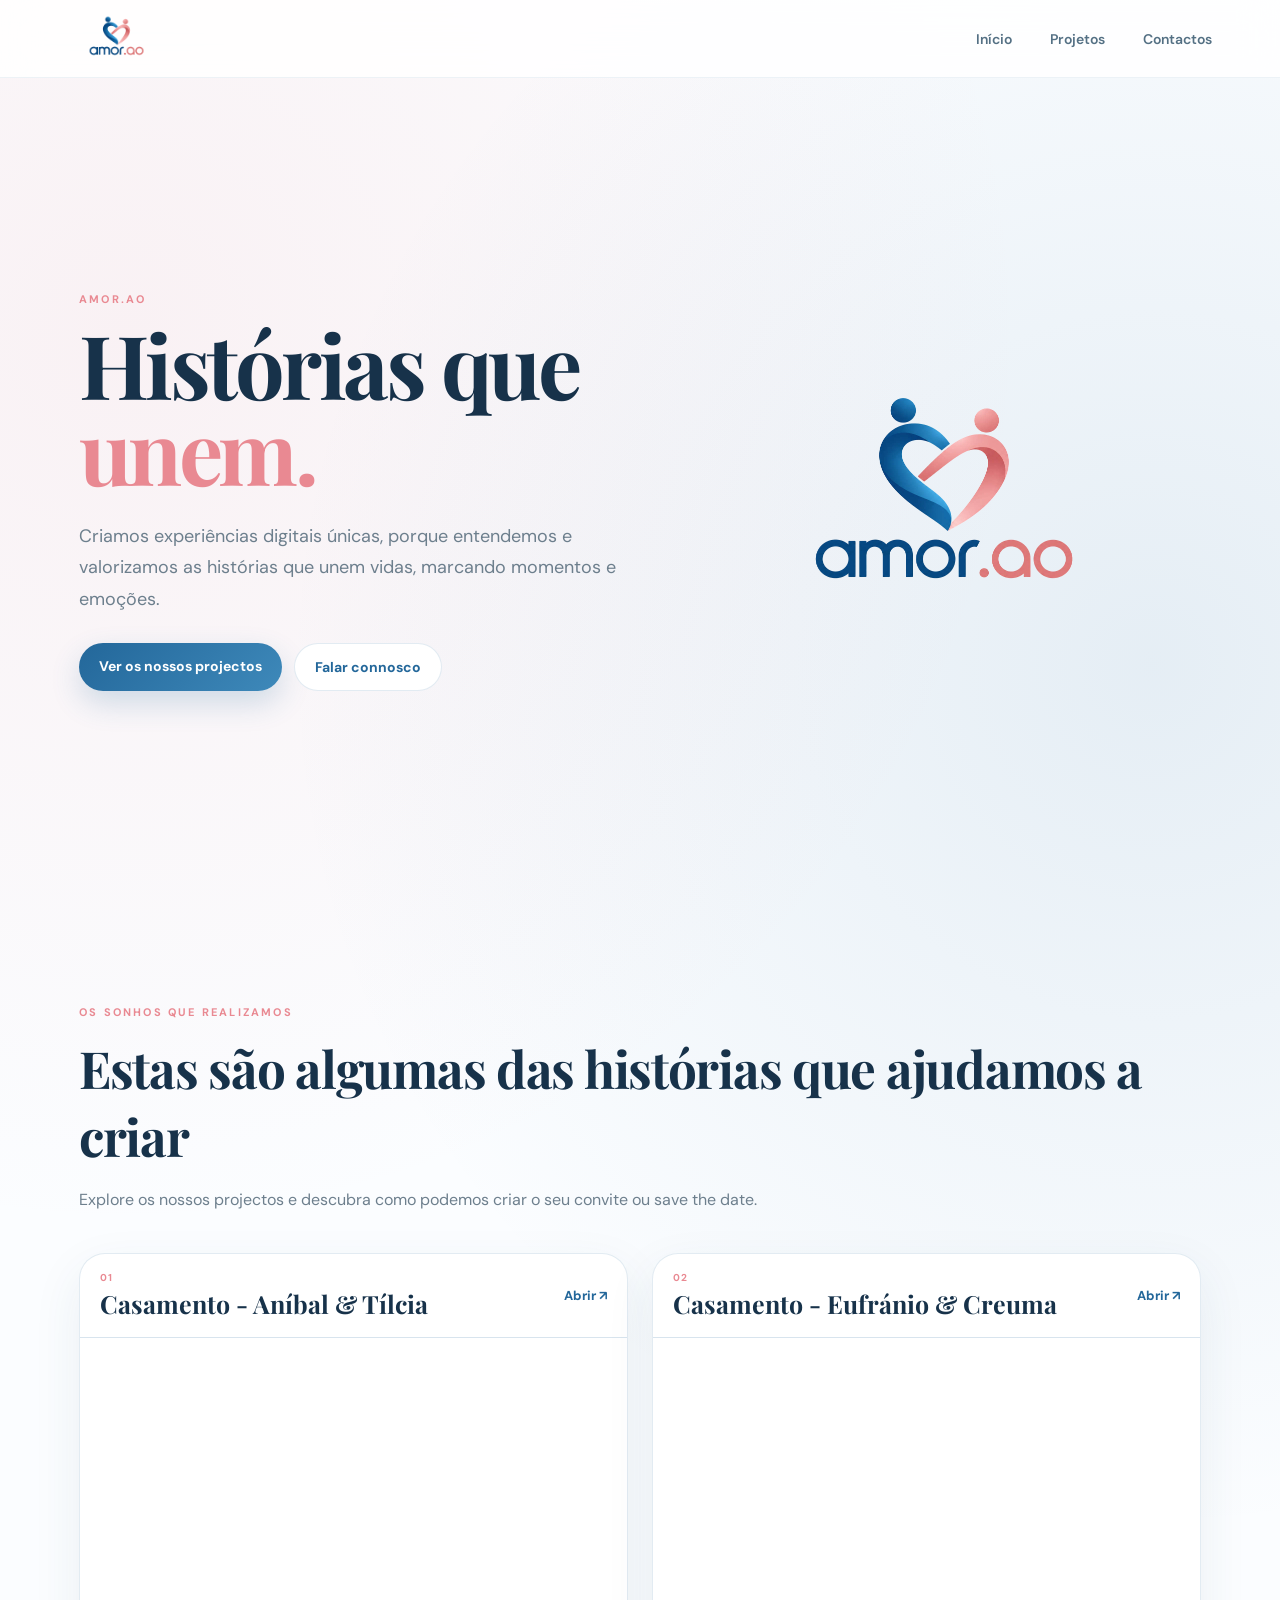
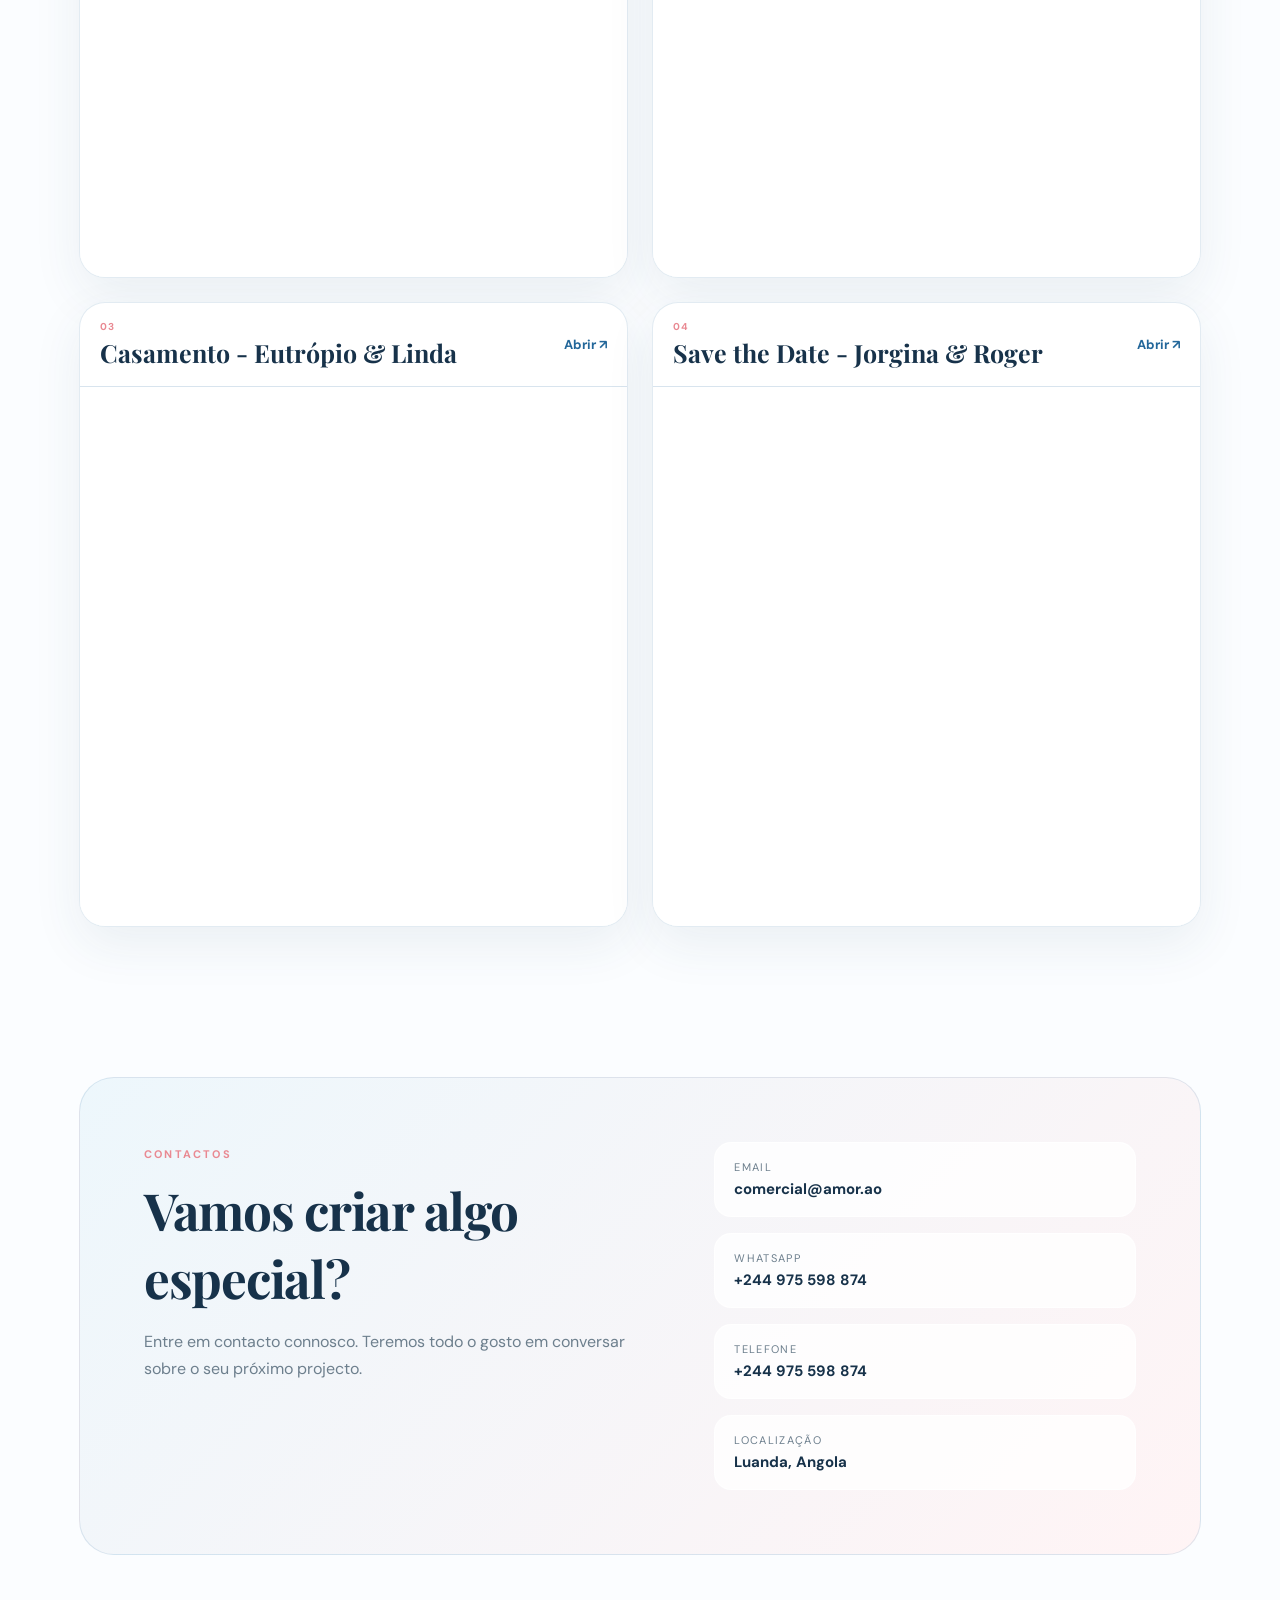
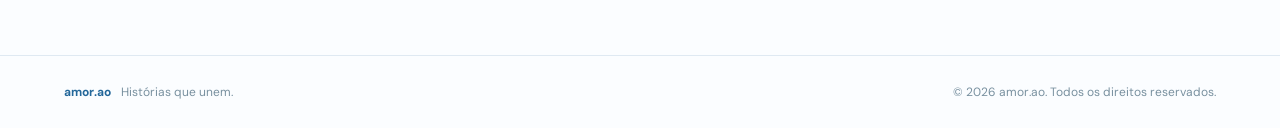
<file: index.html>
<!DOCTYPE html>
<html lang="pt-AO">
<head>
  <meta charset="UTF-8">
  <meta name="viewport" content="width=device-width, initial-scale=1.0">
  <meta name="description" content="amor.ao — histórias que unem.">
  <title>amor.ao — Histórias que unem</title>
  <link rel="icon" href="assets/amor_ao_logo_transparent_bg.png">
  <link rel="preconnect" href="https://fonts.googleapis.com">
  <link rel="preconnect" href="https://fonts.gstatic.com" crossorigin>
  <link href="https://fonts.googleapis.com/css2?family=DM+Sans:wght@400;500;600;700&family=Playfair+Display:wght@500;600&display=swap" rel="stylesheet">
  <link rel="stylesheet" href="style.css">
</head>
<body>
  <header class="topbar">
    <a class="brand" href="#inicio" aria-label="amor.ao">
      <img src="assets/amor_ao_logo_transparent_bg.png" alt="amor.ao">
    </a>
    <nav aria-label="Navegação principal">
      <a href="#inicio">Início</a>
      <a href="#projetos">Projetos</a>
      <a href="#contactos">Contactos</a>
    </nav>
  </header>

  <main>
    <section id="inicio" class="hero">
      <div class="hero-content">
        <span class="eyebrow">amor.ao</span>
        <h1>Histórias que <span>unem.</span></h1>
        <p>
          Criamos experiências digitais únicas, porque entendemos e valorizamos
          as histórias que unem vidas, marcando momentos e emoções.
        </p>
        <div class="hero-actions">
          <a class="btn primary" href="#projetos">Ver os nossos projectos</a>
          <a class="btn secondary" href="#contactos">Falar connosco</a>
        </div>
      </div>
      <div class="hero-mark">
        <img src="assets/amor_ao_logo_transparent_bg.png" alt="" aria-hidden="true">
      </div>
    </section>

    <section id="projetos" class="projects section">
      <div class="section-heading">
        <span class="eyebrow">Os sonhos que realizamos</span>
        <h2>Estas são algumas das histórias que ajudamos a criar</h2>
        <p>Explore os nossos projectos e descubra como podemos criar o seu convite ou save the date.</p>
      </div>

      <div class="project-grid">
        <article class="project-card">
          <div class="project-header">
            <div>
              <span class="project-number">01</span>
              <h3>Casamento - Aníbal & Tílcia</h3>
            </div>
            <a id="project1-link" href="https://www.amor.ao/anibal-tilcia/index.html" target="_blank" rel="noopener">Abrir ↗</a>
          </div>
          <div class="iframe-wrap">
            <iframe
              id="project1-frame"
              src="https://www.amor.ao/anibal-tilcia/index.html"
              title="Convite de casamento de Aníbal e Tílcia"
              loading="lazy"
              allow="fullscreen"
            ></iframe>
          </div>
        </article>

        <article class="project-card">
          <div class="project-header">
            <div>
              <span class="project-number">02</span>
              <h3>Casamento - Eufránio & Creuma</h3>
            </div>
            <a id="project2-link" href="https://www.amor.ao/eufranio-creuma/index.html" target="_blank" rel="noopener">Abrir ↗</a>
          </div>
          <div class="iframe-wrap">
            <iframe
              id="project2-frame"
              src="https://www.amor.ao/eufranio-creuma/index.html"
              title="Convite de casamento de Eufránio e Creuma"
              loading="lazy"
              allow="fullscreen"
            ></iframe>
          </div>
        </article>

        <article class="project-card">
          <div class="project-header">
            <div>
              <span class="project-number">03</span>
              <h3>Casamento - Eutrópio &amp; Linda</h3>
            </div>
            <a id="project3-link" href="https://www.amor.ao/eutropio-linda/index.html" target="_blank" rel="noopener">Abrir ↗</a>
          </div>
          <div class="iframe-wrap">
            <iframe
              id="project3-frame"
              src="https://www.amor.ao/eutropio-linda/index.html"
              title="Convite de casamento de Eutrópio e Linda"
              loading="lazy"
              allow="fullscreen"
            ></iframe>
          </div>
        </article>

        <article class="project-card">
          <div class="project-header">
            <div>
              <span class="project-number">04</span>
              <h3>Save the Date - Jorgina &amp; Roger</h3>
            </div>
            <a id="project4-link" href="https://www.amor.ao/roger-jorgina/index.html" target="_blank" rel="noopener">Abrir ↗</a>
          </div>
          <div class="iframe-wrap">
            <iframe
              id="project4-frame"
              src="https://www.amor.ao/roger-jorgina/index.html"
              title="Save the Date de Jorgina e Roger"
              loading="lazy"
              allow="fullscreen"
            ></iframe>
          </div>
        </article>
      </div>
    </section>

    <section id="contactos" class="contact section">
      <div class="contact-card">
        <div>
          <span class="eyebrow">Contactos</span>
          <h2>Vamos criar algo especial?</h2>
          <p>Entre em contacto connosco. Teremos todo o gosto em conversar sobre o seu próximo projecto.</p>
        </div>
        <div class="contact-list">
          <a href="mailto:comercial@amor.ao">
            <span>Email</span>
            <strong>comercial@amor.ao</strong>
          </a>
          <a href="https://wa.me/244975598874" target="_blank" rel="noopener">
            <span>WhatsApp</span>
            <strong>+244 975 598 874</strong>
          </a>
          <a href="tel:+244975598874">
            <span>Telefone</span>
            <strong>+244 975 598 874</strong>
          </a>
          <div>
            <span>Localização</span>
            <strong>Luanda, Angola</strong>
          </div>
        </div>
      </div>
    </section>
  </main>

  <footer>
    <div>
      <strong>amor.ao</strong>
      <span>Histórias que unem.</span>
    </div>
    <span>© <span id="year"></span> amor.ao. Todos os direitos reservados.</span>
  </footer>

  <script src="script.js"></script>
</body>
</html>
</file>
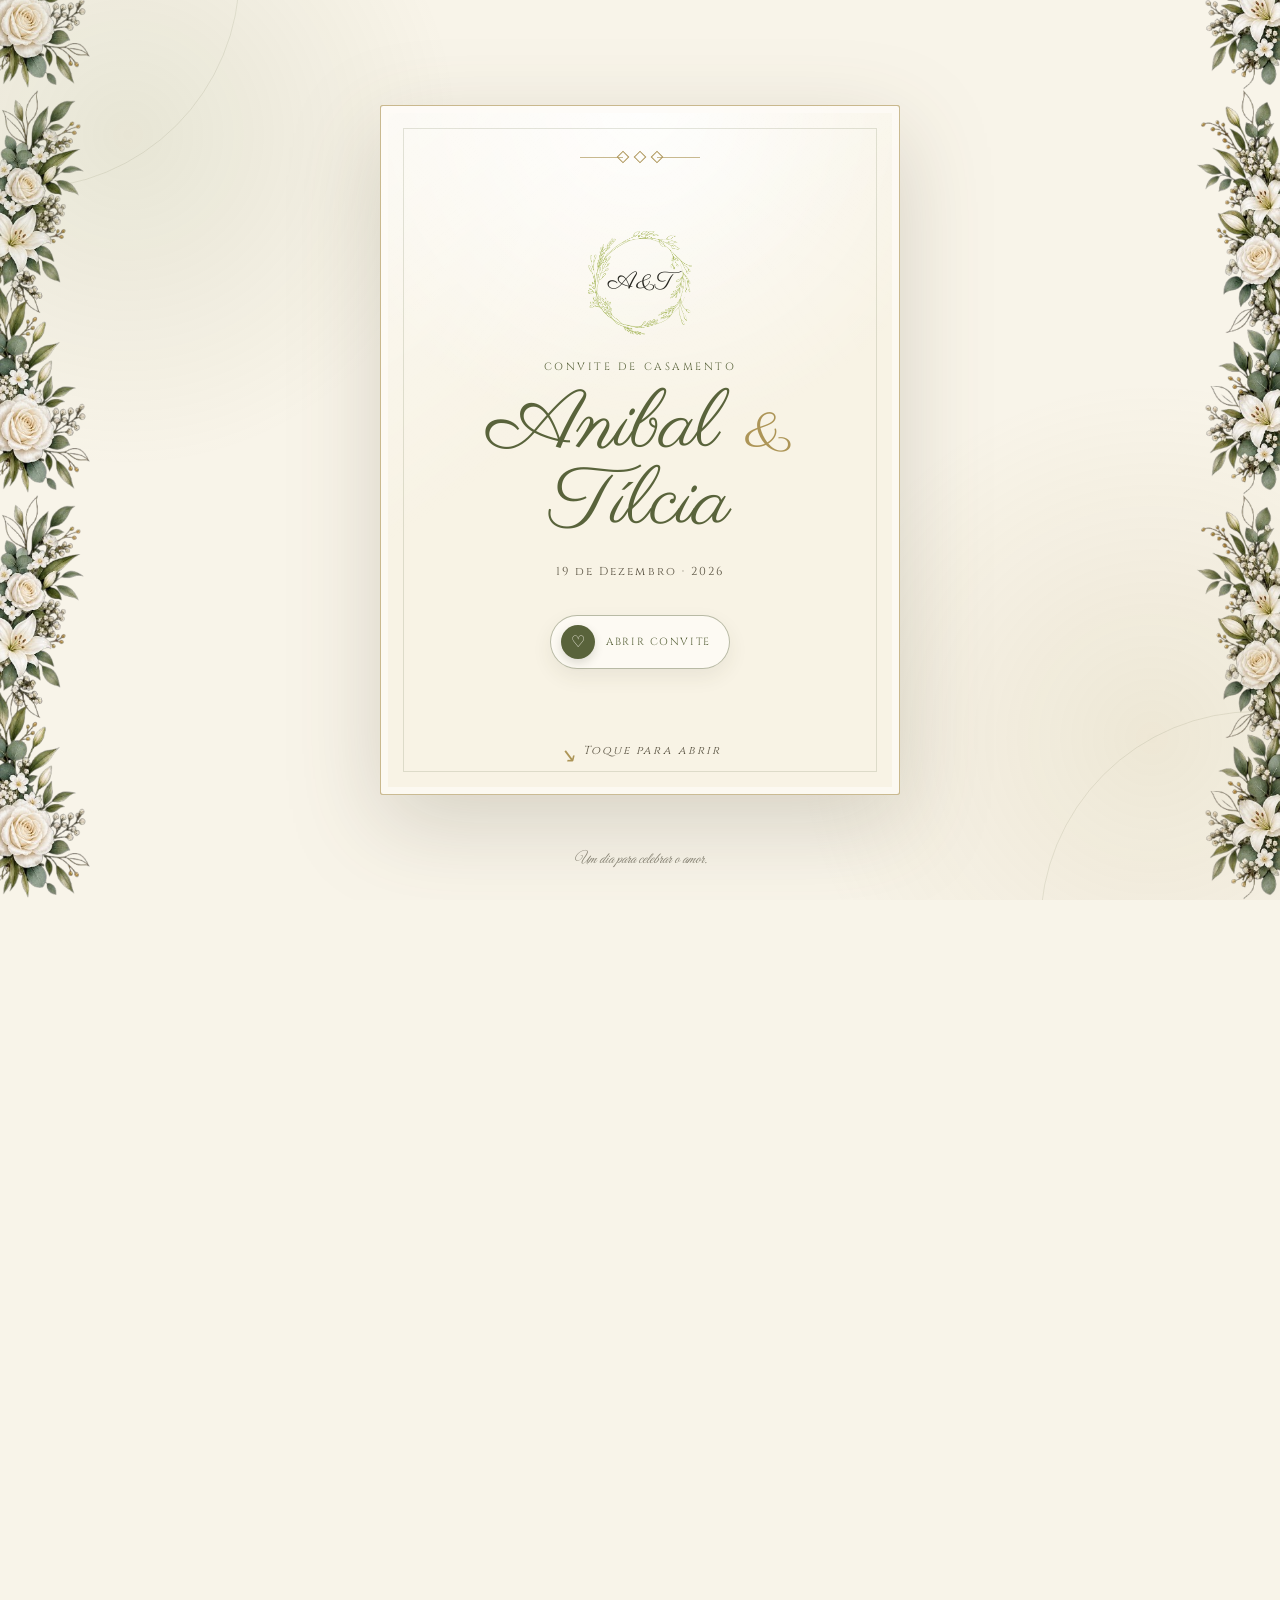
<file: anibal-tilcia/index.html>
<!DOCTYPE html>
<html lang="pt-AO">

<head>
  <meta charset="UTF-8">
  <meta name="viewport" content="width=device-width, initial-scale=1.0">
  <meta name="description" content="Celebre o casamento de Aníbal e Tílcia a 19 de Dezembro de 2026.">
  <title>Anibal &amp; Tílcia · 19 de Dezembro, 2026</title>
  <link rel="preconnect" href="https://fonts.googleapis.com">
  <link rel="preconnect" href="https://fonts.gstatic.com" crossorigin>
  <link
    href="https://fonts.googleapis.com/css2?family=Cormorant+Garamond:ital,wght@0,400;0,500;0,600;1,400&family=Great+Vibes&family=Cinzel:wght@400;500;600&display=swap"
    rel="stylesheet">
  <link rel="stylesheet" href="./css/style.css">
</head>

<body>


  <div class="invitation-cover" id="invitation-cover" aria-modal="true" role="dialog" aria-label="Convite de casamento">
    <div class="invitation-cover__ambient" aria-hidden="true"></div>

    <div class="invitation-card" id="invitation-card">
      <div class="invitation-card__inside">
        <div class="invitation-card__monogram">
          <img src="./assets/orla_floral_oliva.png" class="invitation-card__monogram" alt="Monograma dos noivos">
          <p class="monogram__letters"><span>A</span><i> &amp; </i><span>T</span></p>

        </div>
      </div>

      <div class="invitation-card__front">
        <div class="invitation-card__ornament" aria-hidden="true">
          <span></span><span></span><span></span>
        </div>

        <div class="invitation-card__monogram">
          <img src="./assets/orla_floral_oliva.png" class="invitation-card__monogram" alt="Monograma dos noivos">
          <p class="monogram__letters"><span>A</span><i>&amp;</i><span>T</span></p>

        </div>


        <p class="invitation-card__eyebrow">Convite de casamento</p>
        <h1 class="invitation-card__names">Anibal <span>&amp;</span> Tílcia </h1>
        <p class="invitation-card__date">19 de Dezembro · 2026</p>

        <button type="button" class="invitation-card__open" id="open-invitation">
          <span class="invitation-card__seal">♡</span>
          <span>ABRIR CONVITE</span>
        </button>

        <div class="invitation-card__hint">
          <span class="invitation-card__hand">↘</span>
          <span class="invitation-card__date">Toque para abrir</span>
        </div>
      </div>
    </div>

    <p class="invitation-cover__caption">Um dia para celebrar o amor.</p>
  </div>


  <header class="site-header" id="site-header">
    <a class="site-brand" href="#inicio" aria-label="Voltar ao início">
      <span>A</span><i>&amp;</i><span>T</span>
    </a>

    <nav class="site-nav" aria-label="Navegação principal">
      <a href="#inicio">Início</a>
      <a href="#historia">A nossa história</a>
      <a href="#detalhes">O grande dia</a>
      <a href="#contribuicao">Contribuição</a>
      <a href="#rsvp">RSVP</a>
    </nav>

    <button class="site-nav__toggle" id="nav-toggle" type="button" aria-label="Abrir menu" aria-expanded="false">
      <span></span><span></span><span></span>
    </button>
  </header>


  <div class="music-control" id="music-control">
    <button type="button" class="music-control__button" id="music-toggle" aria-label="Reproduzir música"
      aria-pressed="false">
      <span class="music-control__icon music-control__icon--play">▶</span>
      <span class="music-control__icon music-control__icon--pause">Ⅱ</span>
    </button>
    <span class="music-control__label" id="music-label">Música</span>
    <audio id="wedding-music" loop preload="auto">
      <source src="./resources/audio/risk_it_all.mp3" type="audio/mpeg">
    </audio>
    <canvas id="music-visualizer" width="46" height="22" aria-hidden="true"></canvas>

  </div>



  <section class="hero" id="inicio">
    <img src="./assets/width_1418.webp" class="floral corner-tl" alt="" aria-hidden="true">
    <img src="./assets/width_1418.webp" class="floral corner-tr" alt="" aria-hidden="true">
    <img src="./assets/width_1418.webp" class="floral corner-bl" alt="" aria-hidden="true">
    <img src="./assets/width_1418.webp" class="floral corner-br" alt="" aria-hidden="true">

    <div class="monogram" data-reveal>
      <span class="monogram__letters"></span>
    </div>

    <div class="hero__inner">


      <div class="portraits" data-reveal>
        <img src="./assets/IMG_8742.JPG.jpeg" class="arch arch--one" alt="Aníbal e Tílcia juntos">
        <img src="./assets/IMG_8786.JPG.jpeg" class="arch arch--two" alt="Aníbal e Tílcia juntos">
      </div>

      <h1 class="hero__names" data-reveal>Aníbal <span class="amp">&amp;</span> Tílcia</h1>
      <p class="hero__tagline" data-reveal>Convidam-te a celebrar esta união para sempre!</p>
    </div>

    <div class="hero__hem"></div>
  </section>


  <section class="countdown">
    <p class="countdown__eyebrow">
      <svg class="icon-cal" viewBox="0 0 24 24" aria-hidden="true">
        <rect x="3" y="5" width="18" height="16" rx="2" fill="none" stroke="currentColor" stroke-width="1.4" />
        <line x1="3" y1="9.5" x2="21" y2="9.5" stroke="currentColor" stroke-width="1.4" />
        <line x1="7.5" y1="2.5" x2="7.5" y2="6.5" stroke="currentColor" stroke-width="1.4" stroke-linecap="round" />
        <line x1="16.5" y1="2.5" x2="16.5" y2="6.5" stroke="currentColor" stroke-width="1.4" stroke-linecap="round" />
      </svg>
      Faltam apenas
    </p>

    <div class="flip-row" data-reveal>
      <div class="flip-unit">
        <div class="flip-box" data-unit="days">
          <div class="flip-box__value">00</div>
          <div class="flip-box__flap"><span class="flip-box__flap-inner">00</span></div>
        </div>
        <span class="flip-unit__label">Dias</span>
      </div>
      <div class="flip-unit">
        <div class="flip-box" data-unit="hours">
          <div class="flip-box__value">00</div>
          <div class="flip-box__flap"><span class="flip-box__flap-inner">00</span></div>
        </div>
        <span class="flip-unit__label">Horas</span>
      </div>
      <div class="flip-unit">
        <div class="flip-box" data-unit="minutes">
          <div class="flip-box__value">00</div>
          <div class="flip-box__flap"><span class="flip-box__flap-inner">00</span></div>
        </div>
        <span class="flip-unit__label">Minutos</span>
      </div>
      <div class="flip-unit">
        <div class="flip-box" data-unit="seconds">
          <div class="flip-box__value">00</div>
          <div class="flip-box__flap"><span class="flip-box__flap-inner">00</span></div>
        </div>
        <span class="flip-unit__label">Segundos</span>
      </div>
    </div>

    <div class="countdown__pill" data-reveal>19 de Dezembro, 2026</div>
  </section>


  <section class="story" id="historia">
    <div class="story__grid">

      <article class="story__card story__card--dark" data-reveal>
        <span class="story__num">01</span>
        <img class="story__media" src="./assets/IMG_8776.JPG.jpeg" alt="Fotografia de Aníbal e Tílcia">
        <p class="story__verse">Disse mais o Senhor Deus: Não é bom que<br>o homem esteja só; far-lhe-ei uma
          ajudadora<br>que lhe seja idónea.</p>
        <p class="story__ref">Génesis 2:18</p>
      </article>

      <article class="story__card story__card--sand" data-reveal>
        <span class="story__num">02</span>

        <svg class="story__rings" viewBox="0 0 80 60" aria-hidden="true">
          <circle cx="30" cy="34" r="16" fill="none" stroke="currentColor" stroke-width="2" />
          <circle cx="48" cy="34" r="16" fill="none" stroke="currentColor" stroke-width="2" />
        </svg>
        <h3 class="story__title story__title--script">E agora, para sempre.</h3>
        <p class="story__body">O amor escreveu os primeiros capítulos. Agora, diante de Deus e daqueles que amamos,
          damos início ao nosso próximo capítulo.</p>
        <p class="story__initials">A <span class="amp">&amp;</span> T</p>
        <p class="story__date">19 • 12 • 2026</p>
      </article>



      <article class="story__card story__card--cream" data-reveal>
        <span class="story__num">03</span>
        <h3 class="story__title">Uma história,<br>dois caminhos</h3>
        <p class="story__body">Duas pessoas, duas histórias e tantos caminhos percorridos. Até que os nossos caminhos se
          cruzaram novamente e percebemos que alguns encontros não acontecem por acaso.</p>
        <div class="story__divider" aria-hidden="true">
          <svg viewBox="0 0 220 60">
            <path d="M10 5 C 10 45, 105 20, 110 55 C 115 20, 210 45, 210 5" fill="none" stroke="currentColor"
              stroke-width="1" />
          </svg>
        </div>
      </article>

      <article class="story__card story__card--olive" data-reveal>
        <span class="story__num">04</span>
        <img class="story__media" src="./assets/IMG_8758.JPG.jpeg" alt="Fotografia de Aníbal e Tílcia">
        <p class="story__verse">Quem encontra uma esposa encontra algo<br>excelente; recebeu uma bênção do Senhor.</p>
        <p class="story__ref">Provérbios 18:22</p>
      </article>

    </div>
  </section>




  <section class="info" id="detalhes">
    <div class="info__header" data-reveal>
      <h2 class="info__title">Detalhes do Grande Dia</h2>
      <p class="info__subtitle">
        O nosso dia é repleto de momentos e detalhes importantes para tornar ele ainda mais especial,<br>
        pode ver tudo abaixo
      </p>
    </div>

    <div class="info__grid">


      <div class="more-info-card">
        <img
          src="./resources/images/escola_nossa_senhora_da_luz.webp" alt="" class="more-info-card-img">
        <article class="info__card" data-reveal>
          <div class="info__icon-wrap">
            <svg class="info__icon" viewBox="0 0 24 24" aria-hidden="true">

              <path d="M12 3v5M8 9l4-3 4 3v11H8V9Z" fill="none" stroke="currentColor" stroke-width="1.25"
                stroke-linejoin="round" />
              <path d="M5 11l7-5 7 5v9H5v-9Z" fill="none" stroke="currentColor" stroke-width="1.25"
                stroke-linejoin="round" />
              <path d="M10 20v-5a2 2 0 0 1 4 0v5" fill="none" stroke="currentColor" stroke-width="1.25" />
            </svg>
          </div>

          <div class="info__content">
            <h3 class="info__card-title">Cerimónia Religiosa</h3>

            <p class="info__time">15h30</p>

            <p class="info__place">
              Capela de Nossa Senhora da Luz (em frente à Paróquia de Nossa Senhora de Fátima)
            </p>

            <button class="info__btn" type="button" data-map="Capela de Nossa Senhora da Luz, Luanda">
              Ver localização
            </button>
          </div>
        </article>
      </div>


      <div class="more-info-card">
        <img
          src="./resources/images/salao_ludar.jpg"
          class="more-info-card-img" alt="">
        <article class="info__card" data-reveal>

          <div class="info__icon-wrap">
            <svg class="info__icon" viewBox="0 0 24 24" aria-hidden="true">

              <path d="M7 4h10l-2.1 6.3a3 3 0 0 1-5.8 0L7 4Z" fill="none" stroke="currentColor" stroke-width="1.25"
                stroke-linejoin="round" />
              <path d="M12 13v7M8.5 20h7" fill="none" stroke="currentColor" stroke-width="1.25"
                stroke-linecap="round" />
              <path d="M5 6l2.5 1M19 6l-2.5 1" fill="none" stroke="currentColor" stroke-width="1"
                stroke-linecap="round" />
            </svg>
          </div>

          <div class="info__content">
            <h3 class="info__card-title">Copo de Água</h3>

            <p class="info__time">21h00</p>

            <p class="info__place">
              Salão de Festas LUDAR - Talatona
            </p>

            <button class="info__btn" type="button" data-map="Salão de Festas LUDAR, Talatona, Luanda">
              Ver localização
            </button>
          </div>
        </article>
      </div>





      <div class="more-info-card">
        <img src="./assets/IMG_8748.JPG.jpeg" class="more-info-card-img" alt="">
        <article class="info__card" data-reveal>
          <div class="info__icon-wrap">
            <svg class="info__icon" viewBox="0 0 24 24" aria-hidden="true">

              <path d="M9 3l3 3 3-3 2 3-2 2v13H9V8L7 6l2-3Z" fill="none" stroke="currentColor" stroke-width="1.25"
                stroke-linejoin="round" />
              <path d="M9 13h6" fill="none" stroke="currentColor" stroke-width="1" />
            </svg>
          </div>

          <div class="info__content">
            <h3 class="info__card-title">Dress Code</h3>

            <p class="info__time">Social Chic</p>

            <p class="info__place">
              <strong>Mulheres:</strong><br>
              Não usar vestidos brancos<br>
              <strong>Homens:</strong><br>
              Não usar tons brancos
            </p>
          </div>
        </article>
      </div>


    </div>
  </section>



  <section class="gift" id="contribuicao">
    <div class="gift__bg" aria-hidden="true"></div>
    <div class="gift__inner">
      <img src="./assets/heart_contribution.png" alt="">
      <h2 class="gift__title" data-reveal>Pode nos ajudar a concretizar o<br>nosso sonho!</h2>
      <p class="gift__sub" data-reveal>A vossa presença é o presente mais importante. Para quem desejar ainda assim
        contribuir para o início da nossa vida a dois, deixamos os dados abaixo.</p>

      <div class="gift__cards" data-reveal>
        <div class="gift__card">
          <span class="gift__label">Titular da Conta</span>
          <p class="gift__value">Aníbal Francisco Gomes Brito</p>

          <span class="gift__label">Banco</span>
          <p class="gift__value">BAI</p>

          <span class="gift__label">IBAN</span>
          <div class="gift__copy-row">
            <p class="gift__value gift__value--mono" data-copy="004000002075182810179">AO06 0040 0000 2075 1828 1017 9
            </p>
            <button class="gift__copy-btn" type="button" data-copy-target>Copiar</button>
          </div>

          <span class="gift__label">Express</span>
          <div class="gift__copy-row">
            <p class="gift__value gift__value--mono" data-copy="939563362">939563362</p>
            <button class="gift__copy-btn" type="button" data-copy-target>Copiar</button>
          </div>
        </div>

        <div class="gift__card gift__card--alt">
          <span class="gift__label">Titular da Conta</span>
          <p class="gift__value">Tilcia Valsira dos Santos Paulo</p>

          <span class="gift__label">Banco</span>
          <p class="gift__value">BFA</p>

          <span class="gift__label">IBAN</span>
          <div class="gift__copy-row">
            <p class="gift__value gift__value--mono" data-copy="000600003384107530176">AO06 0006 0000 3384 1075 3017 6
            </p>
            <button class="gift__copy-btn" type="button" data-copy-target>Copiar</button>
          </div>

          <span class="gift__label">Número de Conta</span>
          <div class="gift__copy-row">
            <p class="gift__value gift__value--mono" data-copy="937568892">937568892</p>
            <button class="gift__copy-btn" type="button" data-copy-target>Copiar</button>
          </div>
        </div>
      </div>

      <p class="gift__thanks" data-reveal>Com carinho, obrigado por fazerem parte desta história.</p>
    </div>
  </section>


  <section class="rsvp" id="rsvp">
    <div class="rsvp__grid">

      <div class="rsvp__media" data-reveal>
        <img src="assets/IMG_8755.JPG.jpeg" class="rsvp__photo" alt="Aníbal e Tílcia">
        <svg class="rsvp__leaf" viewBox="0 0 90 170" aria-hidden="true">
          <path d="M45 165 C 42 120, 42 90, 45 60 C 47 35, 50 15, 46 3" fill="none" stroke="currentColor"
            stroke-width="1.1" />
          <path d="M45 140 C 30 132, 20 118, 22 104 C 36 106, 46 118, 45 140 Z" fill="none" stroke="currentColor"
            stroke-width="1.1" />
          <path d="M45 108 C 60 100, 70 86, 68 72 C 54 74, 44 86, 45 108 Z" fill="none" stroke="currentColor"
            stroke-width="1.1" />
          <path d="M45 78 C 30 70, 20 56, 22 42 C 36 44, 46 56, 45 78 Z" fill="none" stroke="currentColor"
            stroke-width="1.1" />
          <path d="M46 48 C 58 38, 64 24, 60 12 C 48 16, 42 30, 46 48 Z" fill="none" stroke="currentColor"
            stroke-width="1.1" />
        </svg>
      </div>

      <div class="rsvp__content" data-reveal>
        <h2 class="rsvp__question">Vai poder estar neste dia especial?</h2>
        <p class="rsvp__subquestion">Por favor confirme a sua presença</p>

        <form class="rsvp__form" id="rsvp-form" novalidate>

          <div class="field">
            <input type="text" id="rsvp-name" name="name" placeholder=" " required autocomplete="name">
            <label for="rsvp-name">O seu nome</label>
          </div>

          <fieldset class="field field--choice">
            <legend>Confirma a sua presença?</legend>
            <div class="choice">
              <button type="button" class="choice__btn" data-choice="sim">Sim, estarei lá</button>
              <button type="button" class="choice__btn" data-choice="nao">Não poderei ir</button>
            </div>
            <input type="hidden" id="rsvp-attending" name="attending" required>
          </fieldset>

          <!--<div class="field field--guests" id="rsvp-guests-wrap">
            <label for="rsvp-guests">Número de Convidados</label>
            <div>
              <button type="button" class="choice__btn_invites" data-choice="1">1</button>
              <button type="button" class="choice__btn_invites" data-choice="2">2</button>
            </div>
          </div>-->

          <div class="field">
            <input type="number" id="rsvp-message-mobile-number" name="mobile_number" rows="1" placeholder=" "></input>
                        <label for="rsvp-message-mobile-number">Número de Telefones</label>

          </div>


          <div class="field">
            <textarea id="rsvp-message" name="message" rows="3" placeholder=" "></textarea>
            <label for="rsvp-message">Deixe uma mensagem para os noivos (opcional)</label>
          </div>

          <button type="submit" class="rsvp__submit">
            <span>Confirmar presença</span>
          </button>
          <p class="rsvp__error" id="rsvp-error" role="alert" aria-live="polite"></p>
        </form>

        <div class="rsvp__success" id="rsvp-success" hidden>
          <svg viewBox="0 0 60 60" class="rsvp__success-icon" aria-hidden="true">
            <circle cx="30" cy="30" r="27" fill="none" stroke="currentColor" stroke-width="1.4" />
            <path d="M18 31 L26 39 L43 20" fill="none" stroke="currentColor" stroke-width="2.2" stroke-linecap="round"
              stroke-linejoin="round" pathLength="1" class="rsvp__check" />
          </svg>
          <p class="rsvp__success-title" id="rsvp-success-title">Obrigado!</p>
          <p class="rsvp__success-text" id="rsvp-success-text">A vossa resposta foi registada com carinho.</p>
        </div>
      </div>

    </div>
  </section>


  <footer class="footer">
    <div class="footer__wreath">
      <svg viewBox="0 0 120 60" aria-hidden="true">
        <path d="M10 40 C 40 5, 80 5, 110 40" fill="none" stroke="currentColor" stroke-width="1" />
      </svg>
    </div>
    <p class="footer__names">Anibal <span class="amp">&amp;</span> Tílcia</p>
    <p class="footer__date">19 · 12 · 2026</p>
    <p class="footer__note">Com todo o nosso amor e gratidão por celebrarem este dia connosco.</p>
  </footer>


  <div class="toast" id="toast">Copiado!</div>


  <svg width="0" height="0" style="position:absolute">
    <defs>
      <g id="floral-spray">
        <g fill="none" stroke="#7C8450" stroke-width="1.1" opacity="0.9">
          <path d="M5 5 C 40 10, 60 35, 65 70 C 68 100, 60 140, 50 170" />
          <path d="M15 19 C 45 25, 55 45, 70 55" />
          <path d="M25 40 C 45 45, 60 60, 62 85" />
          <path d="M10 60 C 30 65, 45 80, 48 105" />
          <path d="M5 100 C 25 100, 40 115, 40 140" />
        </g>
        <g fill="#EDE6C6" stroke="#B9A46B" stroke-width="0.8">
          <circle cx="18" cy="14" r="8" />
          <circle cx="34" cy="6" r="6.5" />
          <circle cx="46" cy="20" r="9" />
          <circle cx="66" cy="12" r="6" />
          <circle cx="60" cy="38" r="7" />
          <circle cx="80" cy="30" r="5.5" />
          <circle cx="30" cy="48" r="6" />
          <circle cx="50" cy="64" r="6.5" />
          <circle cx="20" cy="70" r="5" />
          <circle cx="42" cy="92" r="6" />
          <circle cx="18" cy="108" r="5.5" />
          <circle cx="38" cy="128" r="5" />
        </g>
        <g fill="#8C9A5E" opacity="0.85">
          <ellipse cx="10" cy="30" rx="10" ry="4" transform="rotate(-35 10 30)" />
          <ellipse cx="55" cy="55" rx="12" ry="4.5" transform="rotate(20 55 55)" />
          <ellipse cx="20" cy="90" rx="11" ry="4" transform="rotate(-19 20 90)" />
          <ellipse cx="45" cy="115" rx="10" ry="4" transform="rotate(30 45 115)" />
          <ellipse cx="70" cy="65" rx="9" ry="3.5" transform="rotate(-10 70 65)" />
        </g>
        <g fill="#C77B4B" opacity="0.9">
          <circle cx="34" cy="6" r="2" />
          <circle cx="18" cy="14" r="2.2" />
          <circle cx="46" cy="20" r="2.4" />
        </g>
      </g>
    </defs>
  </svg>

  
    <div class="amor-ao-footer">
      <p class="made-by-label">Feito por</p>
      <a href="https://www.amor.ao/" target="_blank" rel="noopener">
        <img class="made-by-logo" src="./resources/images/logo_amor.png" alt="AMOR.AO Logo">
      </a>
    </div>

  <script src="js/script.js"></script>


</body>

</html>
</file>
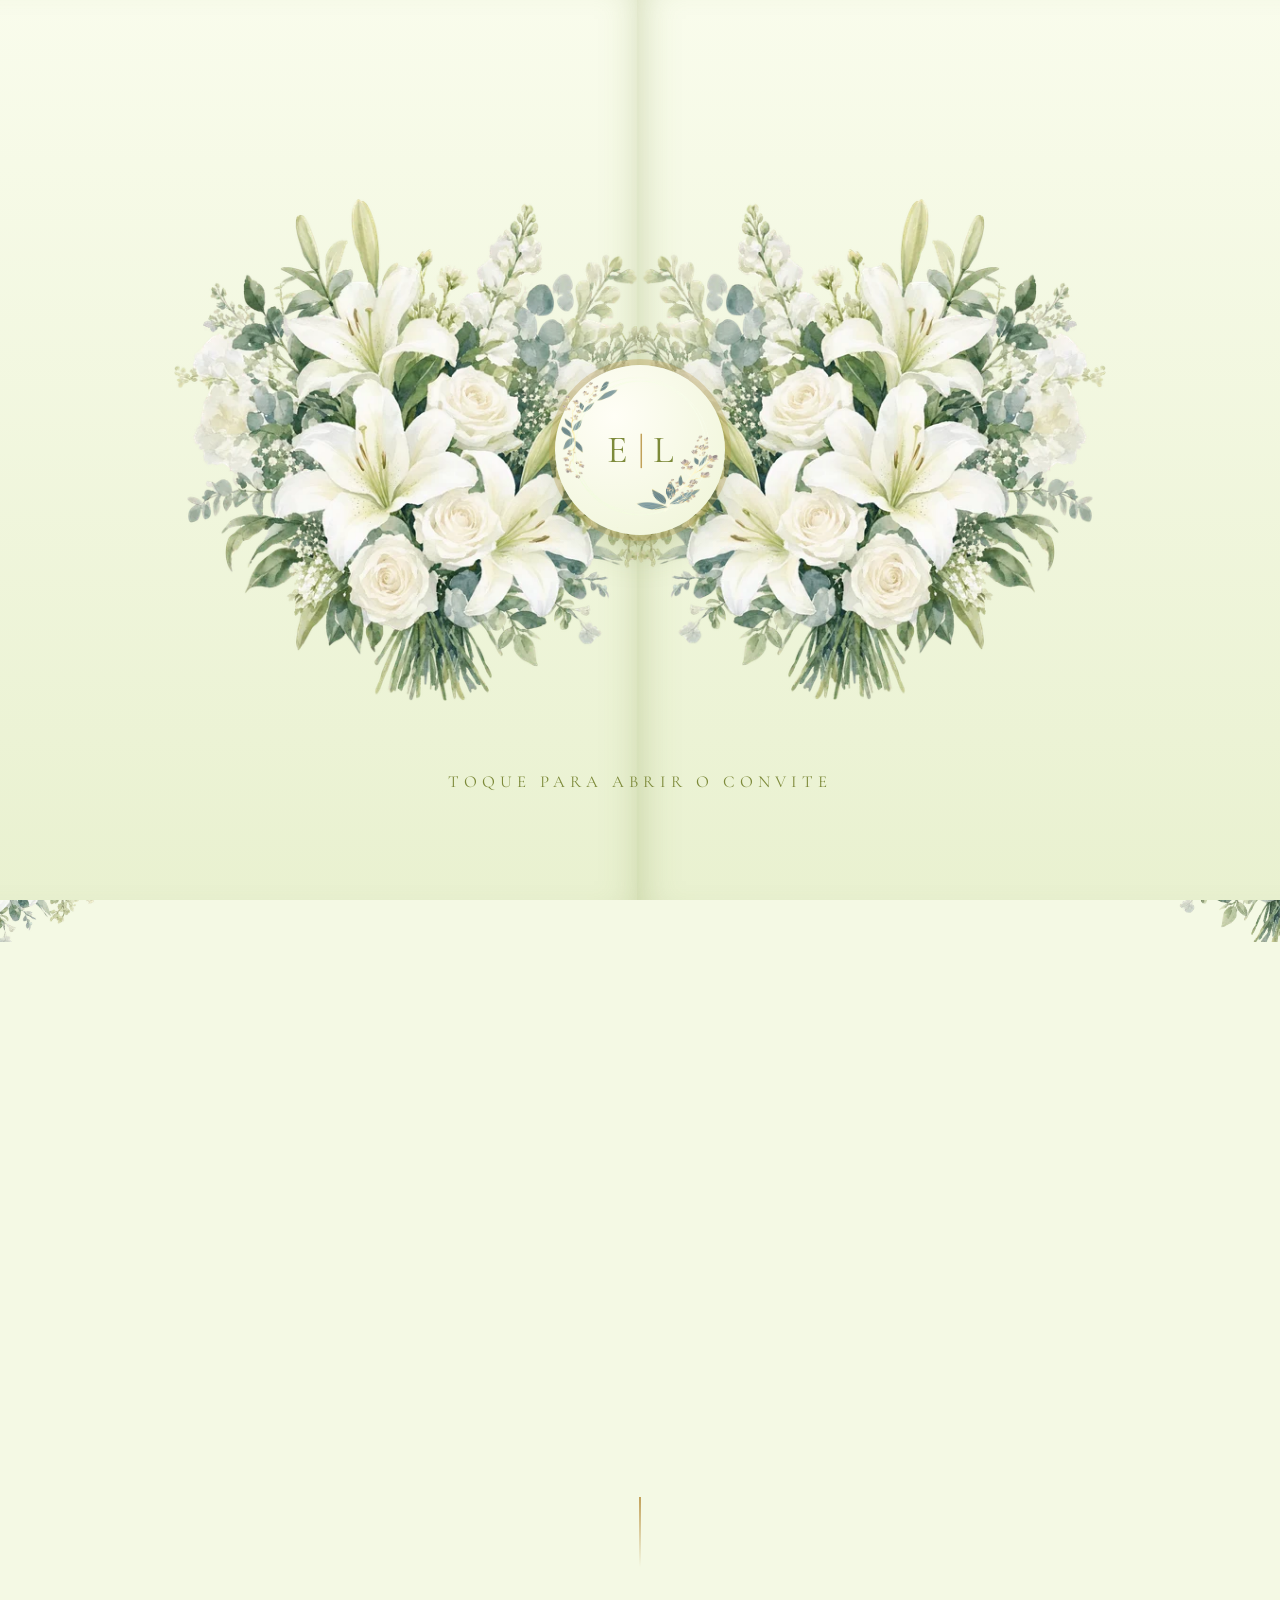
<file: eutropio-linda/index.html>
<!doctype html>
<html lang="pt-AO">
  <head>
    <meta charset="UTF-8" />
    <meta name="viewport" content="width=device-width, initial-scale=1" />
    <meta name="description" content="Convite de casamento de Eutrópio e Linda, a 30 de Outubro de 2026, em Luanda.">
    <title>Eutrópio & Linda · 30 Outubro 2026</title>
    <link rel="preconnect" href="https://fonts.googleapis.com" />
    <link
      href="https://fonts.googleapis.com/css2?family=Cormorant+Garamond:wght@400;500;600&family=Great+Vibes&display=swap"
      rel="stylesheet"
    />
    <link rel="stylesheet" href="./css/style.css" />
  </head>
  <body class="locked">
    <!-- ABERTURA -->
    <div class="cover" id="cover">
      <div class="door left">
        <img src="assets/complete_floral.webp" alt="" />
      </div>
      <div class="door right">
        <img src="assets/complete_floral.webp" alt="" />
      </div>
      <button class="seal" id="seal" aria-label="Abrir convite">
        <img src="assets/coral_header.png" alt="" class="seal-wreath" />
        <span class="seal-mono">E<i>|</i>L</span>
      </button>
      <p class="cover-hint">Toque para abrir o convite</p>
      <div class="petals" id="petals"></div>
    </div>

    <!-- POMBA QUE VOA COM O SCROLL -->
    <svg id="bird" viewBox="0 0 130 90" aria-hidden="true">
      <g class="wing back">
        <path d="M62 44C48 12 24 2 6 8c20 4 34 18 44 40z" />
      </g>
      <path
        class="body"
        d="M36 52c10-12 38-16 54-10l-2-10c6 2 8 8 6 12l22-10-18 22c-8 14-36 20-62 2z"
      />
      <circle cx="99" cy="38" r="1.6" fill="#555" />
      <g class="wing front">
        <path d="M70 48C60 14 82 0 112 2c-18 8-26 22-30 48z" />
      </g>
    </svg>

    <main id="invite">
      <audio id="wedding-music" loop preload="auto">
        <source src="./resources/audio/love_me_tender.mp3" type="audio/mpeg" />
      </audio>
      <section class="hero">
        <div class="wreath reveal">
          <img src="assets/coral_header.png" alt="" />
          <span class="mono">E<i>|</i>L</span>
        </div>
        <p class="small reveal">COM ENORME PRAZER</p>
        <h1 class="names reveal">
          <span>Linda</span><em>&amp;</em><span>Eutrópio</span>
        </h1>
      
        <p class="invite-line reveal">TÊM A HONRA DE CONVIDAR</p>

        <div class="date reveal guest-name">
          <span class="guest-person"></span>
          <span class="guest-table"></span>
        </div>
        <p class="invite-line reveal">PARA CELEBRAR O SEU CASAMENTO</p>

        <div class="divider reveal"><span></span><b>⚜</b><span></span></div>
        <p class="date reveal">30 <i>·</i> <em>Outubro</em> <i>·</i> 2026</p>
      </section>

      <section class="flowers">
        <img class="fl l" src="assets/complete_floral.webp" alt="" />
        <img class="fl r" src="assets/complete_floral.webp" alt="" />
      </section>

      <section class="info">
        <div class="doves reveal">
          <img src="assets/love_birds_GOLD.png" alt="" />
          <img class="cloud" src="assets/s.webp" alt="" />
        </div>
        <h2 class="reveal">INFORMAÇÕES SOBRE O DIA</h2>

        <div class="event">
          <article class="card reveal">
            <img class="peony" src="assets/card_floral_green.webp" alt="" />
            <span class="ico">⚭</span>
            <h3 class="time">09h00</h3>
            <h4>Cerimónia Civil</h4>
            <p class="loc">
              <b>Localização</b>2ª Conservatória de Luanda, Vila Alice, Rua da Liberdade<br />
            </p>
            <a class="btn" href="https://maps.app.goo.gl/cvhVEuezCXpANczr8" target="_blank" rel="noopener">VER NO MAPA</a>
          </article>
          <figure class="reveal">
            <div class="couple_img_container">
              <img
                id="couple_img_1"
                class="couple_img"
                src="resources/couple_img_1.png"
                alt=""
              />
              <div class="couple_img_container_inner"></div>
            </div>
            <figcaption>
              Esse será o momento em que Deus unirá o nosso amor, a chegar para
              sempre.
            </figcaption>
          </figure>
        </div>

        <div class="vline"></div>

        <div class="event flip">
          <article class="card reveal">
            <img class="peony" src="assets/card_floral_green.webp" alt="" />
            <span class="ico">✎</span>
            <h3 class="time">20h00</h3>
            <h4>Copo de Água</h4>
            <p class="loc">
              <b>Localização</b>Restaurante Sacolão, Junto a Casa 70, Vila Alice, Rua da Liberdade<br />
            </p>
            <a class="btn" href="https://maps.app.goo.gl/iPS8KdggKy83h7RA6" target="_blank" rel="noopener">VER NO MAPA</a>
          </article>
          <figure class="reveal">
            <div class="couple_img_container couple_img_container_2">
              <img
                id="couple_img_2"
                class="couple_img"
                src="resources/couple_img_2.png"
                alt=""
              />
              <div class="couple_img_container_inner"></div>
            </div>

            <figcaption>
              Prometemos muito amor e festa num momento que vai ficar na nossa
              memória.
            </figcaption>
          </figure>
        </div>
      </section>

      <section class="block count reveal">
        <h2>FALTAM</h2>
        <div class="timer" id="timer">
          <div><b id="d">0</b><span>dias</span></div>
          <div><b id="h">0</b><span>horas</span></div>
          <div><b id="m">0</b><span>min</span></div>
          <div><b id="s">0</b><span>seg</span></div>
        </div>
      </section>

      <section class="block reveal">
        <h2>DRESS CODE</h2>
        <p class="txt">
          Traje social. Sugerimos tons suaves e naturais, e pedimos que se evite
          o branco, reservado à noiva.
        </p>
        <div class="swatches">
          <i style="background: #9aa65a"></i><i style="background: #c2a15a"></i
          ><i style="background: #e9f0d0"></i><i style="background: #7a98a0"></i
          ><i style="background: #d9c7cc"></i>
        </div>
      </section>

      <section class="block reveal">
        <h2>INFORMAÇÕES ÚTEIS</h2>
        <div class="tips">
          <div>
            <b>Pontualidade</b>
            <p>Pedimos que chegues 15 minutos antes da cerimónia.</p>
          </div>
          <div>
            <b>Estacionamento</b>
            <p>Haverá estacionamento junto ao local.</p>
          </div>
          <div>
            <b>Fotografias</b>
            <p>Vive o momento connosco. Os fotógrafos tratarão das memórias.</p>
          </div>
          <div>
            <b>Presentes</b>
            <p>
              A tua presença é o nosso maior presente. Se quiseres oferecer
              algo, fala connosco.
            </p>
          </div>
        </div>
      </section>

      <section class="block rsvp reveal" id="rsvp">
        <h2>CONFIRMA A TUA PRESENÇA</h2>
        <p class="txt">Por favor, confirma até <em>15 de Outubro</em>.</p>
        <form id="rsvpForm">
          <input id="nome" placeholder="O teu nome completo" required />
          <select id="pessoas">
            <option value="1">1 pessoa</option>
            <option value="2">2 pessoas</option>
            <option value="3">3 pessoas</option>
            <option value="4">4 pessoas</option>
          </select>
          <div class="choice">
            <label
              ><input
                type="radio"
                name="p"
                value="vou estar presente"
                checked
              /><span>Estarei presente</span></label
            >
            <label
              ><input
                type="radio"
                name="p"
                value="não poderei comparecer"
              /><span>Não poderei ir</span></label
            >
          </div>
          <textarea
            id="msg"
            rows="3"
            placeholder="Uma mensagem para os noivos (opcional)"
          ></textarea>
          <button class="btn solid" type="submit">ENVIAR POR WHATSAPP</button>
        </form>
      </section>

      <footer class="end reveal">
        <div class="wreath small-w">
          <img src="assets/coral_header.png" alt="" /><span class="mono"
            >E<i>|</i>L</span
          >
        </div>
        <p class="thanks">Contamos contigo!</p>
      </footer>
    </main>

    <script src="./js/script.js"></script>
  </body>
</html>
</file>
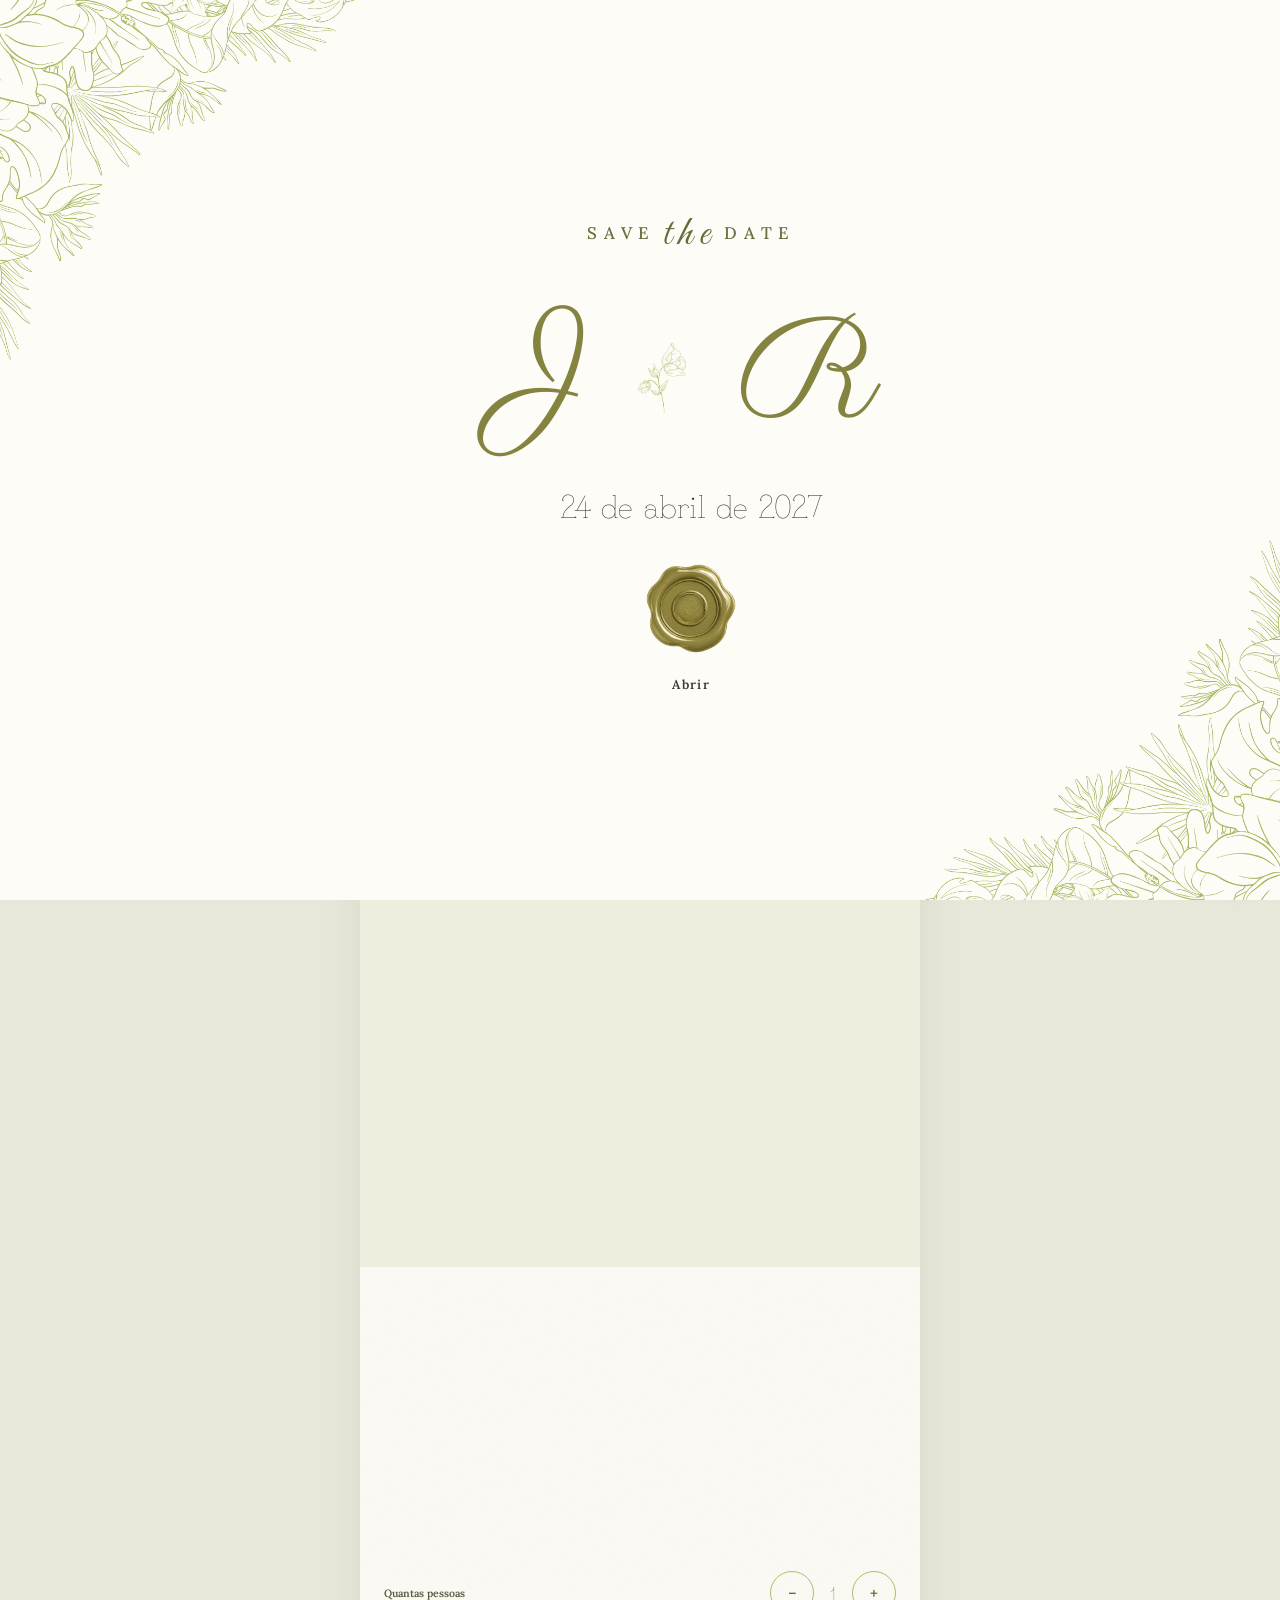
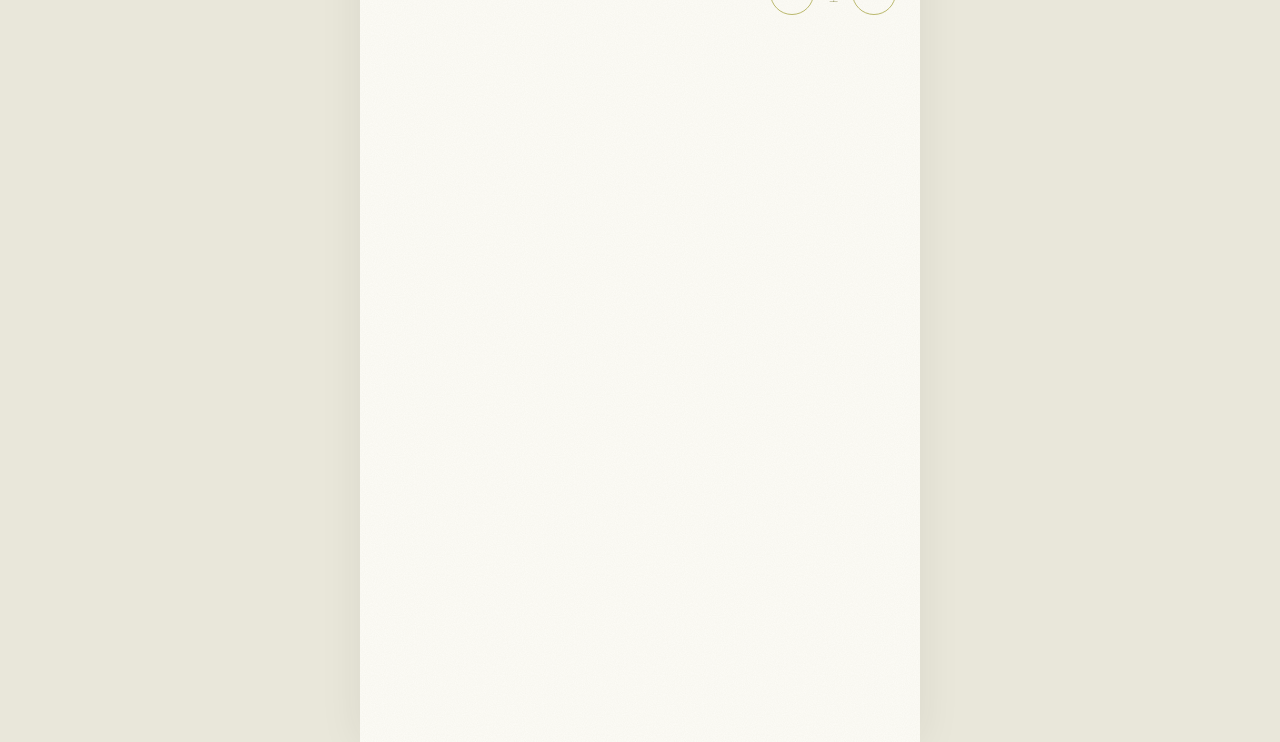
<file: roger-jorgina/index.html>
<!doctype html>
<html lang="pt-AO">

<head>
  <meta charset="utf-8" />
  <meta property="og:title" content="Save the Date · Jorgina & Roger" />
  <meta property="og:description" content="24 de abril de 2027 · Luanda" />
  <meta property="og:image" content="https://amor.ao/roger-jorgina/images/casal-silhueta.webp" />
  <meta name="theme-color" content="#FDFCF7" />
  <meta name="viewport" content="width=device-width, initial-scale=1, viewport-fit=cover" />
  <title>Save the Date · J &amp; R · 24 de abril de 2027</title>
  <meta name="description" content="J &amp; R vão casar a 24 de abril de 2027. Reservem a data." />
  <link rel="preconnect" href="https://fonts.googleapis.com" />
  <link rel="preconnect" href="https://fonts.gstatic.com" crossorigin />
  <link
    href="https://fonts.googleapis.com/css2?family=Grandiflora+One&family=Great+Vibes&family=Parastoo:wght@400;500;600&family=Parisienne&family=Cinzel:wght@400;500;600&display=swap"
    rel="stylesheet" />
  <link rel="stylesheet" href="style.css" />
  <link rel="stylesheet" href="extras.css" />
</head>

<body>
  <!-- ============ CAPA ============ -->
  <div class="cover" id="cover">
    <div class="cover__half cover__half--left" aria-hidden="true"></div>
    <div class="cover__burst" aria-hidden="true"></div>
    <div class="cover__curtain cover__curtain--l" aria-hidden="true"></div>
    <div class="cover__curtain cover__curtain--r" aria-hidden="true"></div>
    <div class="cover__valance" aria-hidden="true"></div>
    <div class="cover__half cover__half--right" aria-hidden="true"></div>
    <img class="cover__flora cover__flora--tl" src="images/flores-canto.webp" alt="" aria-hidden="true" />
    <img class="cover__flora cover__flora--br" src="images/flores-canto.webp" alt="" aria-hidden="true" />
    <div class="cover__content">
      <p class="cover__kicker">
        Save <span class="hero__kicker__the_log">the</span> date
      </p>
      <p class="cover__mono">
        J
        <span><img class="and_flower_img_hero" src="./resources/flower.png" alt="" aria-hidden="true" /></span>
        R
      </p>
      <p class="cover__date">24 de abril de 2027</p>
      <button class="seal" id="openBtn" type="button">
        <div class="seal__ring" aria-hidden="true">
          <span class="seal__ring_heart"></span>
        </div>
        <span class="seal__label">Abrir</span>
      </button>
    </div>
  </div>

  <!-- ============ CONVITE ============ -->
  <main class="invite" id="invite" aria-hidden="true">
    <!-- Abertura -->
    <section class="hero">
      <img class="hero__flora hero__flora--l" src="images/flores-canto.webp" alt="" aria-hidden="true" />
      <img class="hero__flora hero__flora--r" src="images/flores-canto.webp" alt="" aria-hidden="true" />
      <p class="hero__kicker">
        <span>Save</span> <span class="hero__kicker__the_log">the</span>
        <span>date</span>
      </p>

      <div class="couple" style="--hx: 50%; --hy: 36%">
        <div class="pulse" aria-hidden="true">
          <svg width="0" height="0" style="position: absolute">
            <symbol id="hrt" viewBox="0 0 24 24">
              <path
                d="M12 21.35l-1.45-1.32C5.4 15.36 2 12.28 2 8.5 2 5.42 4.42 3 7.5 3c1.74 0 3.41.81 4.5 2.09C13.09 3.81 14.76 3 16.5 3 19.58 3 22 5.42 22 8.5c0 3.78-3.4 6.86-8.55 11.54L12 21.35z" />
            </symbol>
          </svg>
          <span class="pulse__ring"></span>
          <span class="pulse__ring"></span>
          <span class="pulse__ring"></span>
          <svg class="pulse__spark" style="--x: -26px; --d: 0s">
            <use href="#hrt" />
          </svg>
          <svg class="pulse__spark" style="--x: 18px; --d: 1.2s">
            <use href="#hrt" />
          </svg>
          <svg class="pulse__spark" style="--x: -4px; --d: 2.4s">
            <use href="#hrt" />
          </svg>
          <svg class="pulse__heart" viewBox="0 0 24 24">
            <use href="#hrt" />
          </svg>
        </div>
      </div>
      <h1 class="hero__mono">Jorgina <span>&</span> Roger</h1>
      <p class="hero__text">O Nosso para Sempre</p>

      <!--<h2 class="hero_date">24 · Abril · 2027</h2>-->

      <svg class="rings" viewBox="0 0 64 40" aria-hidden="true">
        <circle cx="24" cy="23" r="12"></circle>
        <circle cx="40" cy="23" r="12"></circle>
        <path d="M21 9.5 L24 5 L27 9.5"></path>
      </svg>
    </section>

    <!-- Calendário -->
    <section class="calendar" aria-labelledby="calTitle">
      <h2 class="calendar__title" id="calTitle">Abril <span>2027</span></h2>
      <div class="calendar__body">
        <img class="calendar__flora calendar__flora--l" src="images/flor-calendario.webp" alt="" aria-hidden="true" />
        <div class="calendar__grid-wrap">
          <div class="calendar__week" aria-hidden="true">
            <span>D</span><span>S</span><span>T</span><span>Q</span><span>Q</span><span>S</span><span>S</span>
          </div>
          <ol class="calendar__grid" id="calGrid" aria-label="Dias de abril de 2027"></ol>
          <p class="calendar__bigday" aria-hidden="true">
            <svg viewBox="0 0 30 30">
              <path d="M2 2 C 2 16, 10 20, 34 20"></path>
              <path d="M28 15 L 35 20 L 28 24"></path>
            </svg>
          </p>
        </div>
        <img class="calendar__flora calendar__flora--r" src="images/flor-calendario.webp" alt="" aria-hidden="true" />
      </div>

      <div class="countdown" id="countdown" aria-live="polite">
        <div class="countdown__item">
          <span class="countdown__num" data-unit="d">00</span><span class="countdown__lbl">Dias</span>
        </div>
        <div class="countdown__item">
          <span class="countdown__num" data-unit="h">00</span><span class="countdown__lbl">Horas</span>
        </div>
        <div class="countdown__item">
          <span class="countdown__num" data-unit="m">00</span><span class="countdown__lbl">Minutos</span>
        </div>
        <div class="countdown__item">
          <span class="countdown__num" data-unit="s">00</span><span class="countdown__lbl">Segundos</span>
        </div>
      </div>
      <p class="countdown__done" id="countdownDone" hidden>
        Chegou o grande dia!
      </p>
    </section>

    <!-- História -->
    <!--<section class="story">
        <p class="story__label">LOVIU</p>
        <img
          class="story__img"
          src="resources/Olive_Watercolor_Couple_Walking_Hand_in_Hand.png"
          alt="Silhueta em aguarela do casal, frente a frente"
          width="800"
          height="781"
        />
        
        <blockquote class="story__quote">
          “Uma festa cruzou os nossos caminhos. E, desde então, entre passos
          pela Marginal e tantos dias partilhados, descobrimos que o nosso
          destino era caminhar juntos, para sempre.”
        </blockquote>

        <svg
          xmlns="http://www.w3.org/2000/svg"
          xmlns:xlink="http://www.w3.org/1999/xlink"
          preserveAspectRatio="xMidYMid meet"
          version="1.0"
          viewBox="0.0 0.0 499.1 500.2"
          zoomAndPan="magnify"
          style="fill: rgb(255, 255, 255)"
          original_string_length="40475"
          width="204.55135439940403px"
          height="204.55135439940403px"
        >
          <g id="__id4_souu3v4v6s">
            <path
              d="M450.7,390.9c-12-9-25.6-15.4-39.7-20l-1.5-0.6l-1.1-0.5l-1-0.6l-0.9-0.6l-0.8-0.6l-0.9-0.8c-0.3-0.3-0.6-0.6-0.9-0.9 s-0.5-0.6-0.7-0.9l-0.6-1l-0.5-1c-0.2-0.4-0.4-0.8-0.5-1.1l-0.4-1c-0.6-2-1.3-4-2-6c-3.9-10.9-8.3-23.2-17.6-31.6 c-18-16.4-47.1-11-65.3,2.4c-2.4,1.8-4.7,3.7-6.9,5.7c-1.2,0.9-2.4,1.9-3.6,2.8c-1.1,0.8-2.3,1.6-3.4,2.5c-1.3,0.8-2.5,1.6-3.8,2.5 c-1.3,0.7-2.6,1.5-3.9,2.2s-2.8,1.4-4.2,2.1c-1.3,0.5-2.6,1.1-3.9,1.6c-1.5,0.5-3,1-4.6,1.5c-1.5,0.4-3,0.8-4.5,1.2 s-3.2,0.5-4.9,0.8l-5,0.5l-5.2,0.1l-5.3-0.3c-35-4.7-69.6-11.9-101.9-25.8c-10.7-4.6-21-10.1-30.7-16.4c0.2-2.1,0.4-4.2,0.6-6.3 c2-18.1,6-36.3,9.9-53.8c2.8-12.4,5.6-25.2,7.7-38c2.4-14.4,4.4-31.4,0.9-47.9c-3.4-16-11.7-29.3-23.1-37.1 c-1.9-1.9-3.9-3.6-6.1-5.1c-1.9-2-4.1-3.7-6.3-5.3c-1.6-1.7-3.4-3.2-5.2-4.6c-0.3-0.2-0.6-0.4-0.9-0.6c-1.2-1.3-2.6-2.6-4-3.8 c-0.8-0.6-1.5-1.2-2.3-1.8c-0.8-0.9-1.7-1.8-2.6-2.6c-1.2-1.1-2.4-2.1-3.6-3c-0.4-0.5-0.8-0.9-1.3-1.4c-1.5-1.6-3.2-3.1-4.9-4.4 c-1.9-2.2-4-4.3-6.3-6.1c-1.9-2.3-4-4.5-6.2-6.5c-1.9-2.5-3.9-4.8-6.1-6.9c-1.8-2.7-3.8-5.2-5.9-7.6c-1.7-2.8-3.5-5.5-5.5-8.1 c-1.5-3-3.2-6-5-8.8c-1.6-4-3.5-7.8-5.5-11.6C35.1,21.4,24.4,9.3,11.4,0l-0.3,0.3c15.9,11.4,28.3,26.9,36,44.9 c-2.3-3.5-4.8-6.8-7.4-10c-7-8.6-16.3-17.7-29.1-28.5L10.3,7c12.8,10.8,22.1,19.9,29.1,28.5c3.1,3.8,6,7.8,8.7,12 c0.5,1.2,0.9,2.4,1.4,3.6c-2.5-3-5.4-6-8.6-9.2c-4.7-4.6-10.1-9.4-15.3-14S14.7,18.3,9.7,13.4l-0.3,0.3c5,4.9,10.5,9.8,15.8,14.5 s10.6,9.4,15.3,14c3.5,3.4,6.6,6.8,9.3,10c0.5,1.4,0.9,2.7,1.3,4.1c-2.8-2.6-5.9-5.1-9.2-7.8c-2.1-1.7-4.3-3.4-6.7-5.2 c-8.8-6.9-18.9-14.7-26.4-23.2l-0.3,0.3C16.1,29,26.2,36.8,35,43.7c2.3,1.9,4.5,3.6,6.7,5.3c3.5,2.8,6.7,5.5,9.7,8.2 c0.4,1.5,0.8,3,1.2,4.5c-3.1-2.2-6.3-4.3-9.5-6.4l-0.8-0.5C31,47.5,16.9,38.4,8.1,26.8l-0.4,0.3c8.9,11.6,23,20.7,34.4,28.1l0.8,0.5 c3.3,2.1,6.6,4.3,9.9,6.6c0.4,1.6,0.7,3.2,1,4.8c-2.5-1.3-5-2.7-7.5-4l-2-1C30.6,55,15.6,46,7.3,33.6l-0.4,0.2 c8.4,12.5,23.5,21.5,37.2,28.6l2,1c2.7,1.4,5.3,2.8,7.9,4.2c0.3,1.6,0.6,3.3,0.8,4.9c-1.6-0.7-3.3-1.4-4.9-2 c-1.5-0.6-2.9-1.2-4.4-1.8c-19.8-8.3-32.5-17.6-39-28.5L6,40.5c6.5,11,19.3,20.3,39.2,28.6l4.4,1.8c1.7,0.7,3.5,1.4,5.2,2.1 c0.2,1.7,0.4,3.4,0.6,5.1l-2.5-0.8c-2.1-0.7-4.2-1.3-6.3-2C32.2,70.8,13.4,62,5.5,47.1l-0.4,0.2c7.9,15.1,26.8,23.9,41.2,28.7 c2.1,0.7,4.3,1.4,6.3,2l2.7,0.8c0.1,0.7,0.1,1.4,0.2,2.1c0.1,1.1,0.1,2.1,0.1,3.2h-0.1c-2.6-0.6-5.3-1.2-8-1.9 C35.1,79,12.7,71.1,4.7,53.7l-0.4,0.2c8.1,17.6,30.6,25.5,43.2,28.7c2.7,0.7,5.4,1.3,8,1.9h0.2c0,1.8,0,3.7,0,5.5 c-2.3-0.4-4.6-0.8-6.9-1.2C38,86.8,12,80,3.9,60.3l-0.4,0.2c8.1,19.9,34.3,26.8,45.2,28.8c2.3,0.4,4.7,0.8,7,1.2 c0,1.9-0.1,3.8-0.3,5.7c-1.8-0.2-3.7-0.4-5.5-0.6C41,94.4,11,89,3.1,67l-0.4,0.2c8,22.2,38.2,27.6,47.3,28.8 c1.8,0.2,3.7,0.4,5.5,0.6c-0.1,2-0.3,3.9-0.5,5.9c-1.3-0.1-2.5-0.1-3.8-0.2c-19.7-1.4-42.9-9.7-48.9-28.5l-0.5,0.1 c6.1,19,29.5,27.3,49.3,28.8c1.3,0.1,2.5,0.2,3.8,0.2c-0.2,2-0.5,4-0.8,6.1c-0.6,0-1.2,0-1.9,0C32.3,108.4,7,100.7,1.3,80.5 l-0.4,0.1c5.8,20.4,31.2,28.2,51.3,28.8H54c-0.3,2.1-0.6,4.2-1,6.2c-11.8,0.1-23.3-2.1-32.3-6.3c-10.9-5-17.9-12.7-20.2-22.2L0,87.3 c2.4,9.7,9.5,17.4,20.5,22.5c9.1,4.2,20.6,6.4,32.5,6.3c-1,5.8-2,11.5-3.1,17.2c-2.9,15.2-6,30.9-5.9,46.5 c0.1,23,6.9,45.9,19.8,67.3c1.9,3.8,3.9,7.5,6.1,11.2c1.8,3.7,3.8,7.4,6,11c1.9,3.9,4,7.7,6.3,11.5c1.8,3.8,3.9,7.6,6.1,11.3 c1.8,3.7,3.7,7.3,5.8,10.9c1.8,3.8,3.7,7.4,5.9,11c1.8,3.8,3.7,7.4,5.8,11c1.7,3.5,3.5,7,5.4,10.3c1.7,3.8,3.7,7.5,5.8,11.1 c1.7,3.7,3.6,7.3,5.7,10.8c1.7,3.7,3.6,7.4,5.7,10.9c1.6,3.5,3.4,7,5.4,10.3c1.9,4.4,4.2,8.6,6.7,12.7c8.5,13.4,20.6,24.1,35,30.8 c15.1,7.1,30.7,8.6,45,4.4c23.7-6.9,40.3-28,52.1-45.5c2.2-3.2,4.4-6.6,6.5-9.8c3.8-5.9,7.7-11.8,11.9-17.5c8,0.8,16,1.6,24,2.4 c9.3,0.9,18.9,1.8,28.3,2.8c19.2,2,39.8,4.7,59.5,10.2c2.6,10.2,4.3,20.5,6,30.6c2.4,14.7,4.9,29.8,10.1,44.3 c4.9,13.7,11.9,26.4,19.8,36c9.9,12,20.8,18.9,32.5,20.4l0-0.4c-24.6-3.2-43-31.1-51.9-56.1c-5.1-14.4-7.6-29.5-10.1-44.2 c-1.6-10-3.3-20.3-5.9-30.4l0.2,0c3.4,10.2,5.7,20.7,8.2,31.6c0.7,3.2,1.5,6.5,2.3,9.8c2.3,10.5,5.3,20.9,9,31 c3.7,9.7,10,23.8,19.3,36.1s19.1,19.5,29.4,21.8l0.1-0.4c-26.9-5.9-43.9-45.6-48.4-57.6c-3.7-10.1-6.7-20.5-9-31 c-0.8-3.3-1.5-6.6-2.2-9.8c-2.4-10.4-4.8-21-8.1-31.4h0.2c4.4,10.8,7.6,21.9,11,33.4c0.6,2.1,1.2,4.1,1.8,6.2 c2.9,9.7,6,20,10.1,30.4c6.2,15.4,23,52,45.2,59.4l0.1-0.4c-22-7.2-38.7-43.7-44.9-59.1c-4.1-10.4-7.2-20.7-10.1-30.4 c-0.6-2.1-1.2-4.1-1.8-6.2c-3.4-11.4-6.6-22.4-10.9-33.1h0.1c5.8,11.6,10.2,23.8,14.8,36.5l1.3,3.7c3.2,8.9,6.5,18.2,10.4,27.4 c9.9,23.4,25.1,52.9,41.7,60.9l0.2-0.4c-16.4-8-31.6-37.4-41.5-60.7c-3.9-9.2-7.2-18.5-10.4-27.4l-1.3-3.7 c-4.5-12.6-8.9-24.7-14.6-36.2h0.1c6.9,11.4,12.3,23.6,17.6,36.1c1.5,3.4,2.9,6.9,4.4,10.5c2.5,6.1,5.1,12.4,7.9,18.7 c10.6,24,24.6,52.8,38.1,62.4l0.2-0.4c-13.6-9.7-28.2-40.1-38-62.2c-2.8-6.3-5.4-12.6-7.9-18.7c-1.5-3.6-2.9-7-4.4-10.5 c-5.3-12.3-10.6-24.4-17.4-35.7l0,0c8.1,11.2,14.4,23,20,34.3c3.1,6.3,6.2,12.9,9.4,19.8c1.3,2.9,2.7,5.8,4,8.8l2.2,4.7 c10.6,22.9,22.7,48.8,32.4,59.1l0.3-0.3c-9.7-10.3-21.7-36.2-32.3-59l-2.2-4.7l-4-8.8c-3.2-6.9-6.2-13.5-9.4-19.8 c-5.6-11.1-11.8-22.7-19.6-33.7c7.6,8.9,14.7,19.2,22.2,32.3c5.1,8.9,9.9,18.7,14.5,28c4.7,9.7,9.5,20.1,14.1,30.2 c6.5,14.2,12.6,27.7,17,35.1l0.4-0.2c-4.3-7.5-10.5-20.9-17-35.1c-4.6-10.1-9.4-20.5-14.1-30.2c-4.5-9.3-9.4-19.1-14.5-28 c-6.3-11.1-13.5-21.6-21.6-31.5c9.1,9.2,17.2,19.3,24.2,30.1c5.7,8.8,10.9,18,15.5,27.4c12.7,24.9,23.6,54.2,27.5,66.8l0.4-0.1 c-3.9-12.6-14.8-42-27.5-66.9c-4.7-9.4-9.9-18.6-15.6-27.4c-6.8-10.5-14.6-20.3-23.4-29.2c9.7,8.3,18.4,17.7,26,27.9 c6.2,8.5,11.8,17.4,16.7,26.8c12.3,23.1,22.6,52.4,24,68.3h0.4c-1.4-15.9-11.7-45.3-24-68.4c-4.9-9.4-10.5-18.3-16.7-26.8 c-7.4-10-15.9-19.1-25.3-27.2c10.3,7.5,19.7,16.2,28,25.9c6.7,8.1,12.7,16.9,17.7,26.1c13.7,24.4,22.1,53.1,20.5,69.8h0.4 c1.6-16.7-6.8-45.5-20.5-70c-5.1-9.3-11-18.1-17.8-26.2c-8-9.4-17-17.8-26.9-25.2c10.8,6.6,20.8,14.7,29.6,23.8 c7.2,7.7,13.6,16.3,18.8,25.5c14.5,25,21.4,53.6,17,71.2l0.4,0.1c4.4-17.8-2.4-46.5-17-71.6c-5.3-9.2-11.6-17.8-18.9-25.6 c-8.5-8.9-18.1-16.6-28.5-23.1c11.3,5.8,21.8,13.2,31.2,21.9c7.7,7.3,14.4,15.7,19.9,24.9c15.3,25.3,20.6,53.8,13.4,72.7l0.4,0.2 c0.1-0.3,0.2-0.6,0.3-0.8l0.3,0.1c0.1-0.3,0.2-0.5,0.4-0.8l0.2,0.1C499.1,457.1,479.9,412.7,450.7,390.9z M62.7,97.3 c2,0.2,4,0.4,6,0.6c0.1,1.7,0.2,3.4,0.2,5.2l-6.1-0.3h-0.3c0.1-1.1,0.1-2.3,0.1-3.4C62.7,98.7,62.7,98,62.7,97.3z M62.1,85.3 c-0.2-1.6-0.4-3.1-0.7-4.7c1.6,0.5,3.1,1.1,4.7,1.7c0.4,1.5,0.8,3,1.1,4.5c-1.7-0.5-3.4-0.9-5.1-1.3C62.1,85.4,62.1,85.4,62.1,85.3 L62.1,85.3z M58.7,69.4c-0.4-1.2-0.8-2.4-1.2-3.6c1.1,0.8,2.1,1.7,3.2,2.6c0.6,1.2,1.2,2.5,1.8,3.8c-1.2-0.8-2.4-1.5-3.6-2.3 C58.8,69.8,58.8,69.6,58.7,69.4z M57.2,65.1c-0.5-1.2-0.9-2.4-1.4-3.6c0.9,0.9,1.7,1.8,2.5,2.7c0.7,1.1,1.3,2.2,1.8,3.3 C59.2,66.7,58.2,65.9,57.2,65.1L57.2,65.1z M66.2,74.8c-1-0.7-2-1.4-3-2.1c-0.5-1.1-1-2.3-1.6-3.4c0.9,0.8,1.8,1.7,2.7,2.5 C64.9,72.8,65.6,73.8,66.2,74.8L66.2,74.8z M78,87.1l0.6,0.8c-1-0.6-2-1.2-3-1.7c-0.5-1-1.1-2-1.7-3c0.9,0.7,1.8,1.4,2.7,2.1 C77.1,85.9,77.5,86.5,78,87.1z M82.9,91.5c0.7,0.8,1.3,1.6,1.9,2.4c-1-0.6-2-1.1-3-1.6c-0.5-1-1.1-1.9-1.7-2.8 C81,90.1,81.9,90.8,82.9,91.5L82.9,91.5z M89.1,97.3c0.7,0.8,1.3,1.6,2,2.4c-1-0.6-2-1-3-1.5c-0.6-0.9-1.1-1.9-1.7-2.8 C87.3,96,88.2,96.6,89.1,97.3z M95.3,102.8c0.7,0.8,1.4,1.5,2,2.3c-1-0.5-1.9-1-2.9-1.4c-0.6-0.9-1.1-1.8-1.7-2.6 C93.6,101.7,94.4,102.2,95.3,102.8z M101.6,108.4c0.7,0.7,1.3,1.4,1.9,2.2c-0.9-0.5-1.9-1-2.8-1.4c-0.6-0.9-1.1-1.7-1.7-2.5 C99.9,107.2,100.7,107.8,101.6,108.4z M107.5,113.4l0.3,0.2c0.7,0.7,1.3,1.4,2,2.2c-0.9-0.5-1.8-0.9-2.7-1.3 c-0.6-0.8-1.1-1.6-1.7-2.4C106,112.4,106.7,112.9,107.5,113.4L107.5,113.4z M114.1,118.9c0.7,0.7,1.3,1.4,1.9,2.1 c-0.9-0.5-1.8-0.9-2.8-1.3c-0.6-0.8-1.1-1.6-1.7-2.4c0.3,0.2,0.6,0.3,0.8,0.5C113,118.1,113.5,118.5,114.1,118.9L114.1,118.9z M120.2,124c3.5,3.5,6.5,7.4,8.9,11.7c3.5,6.2,5.9,13,7.3,20c3.1,16,1.2,32.4-1.1,46.3c-2,12-4.7,24.2-7.2,35.9 c-3.8,17.4-7.7,35.3-9.6,53.2c-0.4,3.7-0.6,7.4-0.8,11.1c-2-1.4-3.9-2.8-5.8-4.2c0.1-5.7,0.4-11.1,0.9-16.1 c1.7-17.8,5.6-35.5,9.3-52.7c2.4-11,4.9-22.4,6.8-33.7c2.3-13.5,4.2-29.4,1.4-45.1c-1.2-6.8-3.5-13.4-6.7-19.6 c-1.6-3-3.5-5.9-5.6-8.5C118.6,122.9,119.4,123.4,120.2,124L120.2,124z M105.7,319.3c1.2,1.4,2.3,2.8,3.6,4.1 c0.4,1.6,0.8,3.2,1.2,4.8c-1.1-1.4-2.2-2.8-3.3-4.2C106.7,322.4,106.2,320.8,105.7,319.3z M101.6,313.3c-0.6-1.5-1.1-3.1-1.6-4.7 c1.1,1.3,2.2,2.6,3.4,3.9c0.4,1.6,0.8,3.2,1.2,4.8c-0.9-1.1-1.8-2.3-2.7-3.4L101.6,313.3z M68.2,89.9c-0.1-0.8-0.3-1.6-0.5-2.4 c1.6,0.4,3.1,0.9,4.7,1.4c0.4,1.4,0.8,2.8,1.2,4.3c-1.7-0.4-3.4-0.8-5.1-1.1C68.5,91.4,68.4,90.6,68.2,89.9z M70.9,84.3 c0.5,1.3,1,2.7,1.4,4c-1.5-0.5-3.1-1-4.6-1.4c-0.3-1.5-0.7-3-1.1-4.4C68.1,83.1,69.5,83.7,70.9,84.3z M66.5,82 c-0.4-1.4-0.8-2.8-1.3-4.2c1.3,0.7,2.5,1.4,3.8,2.1c0.6,1.2,1.1,2.5,1.7,3.8C69.3,83.2,67.9,82.6,66.5,82z M286.7,349l1.3-1 c0.6,0,1.2-0.1,1.9-0.1l-1.2,1.2L286.7,349z M89.7,119.9c-0.1-1.6-0.3-3.2-0.5-4.8c1.8,0.1,3.5,0.2,5.3,0.4c0.7,3.2,1.3,6.4,1.6,9.6 c1.3,13.1-0.5,26.4-2.5,37.7c-1.4,7.8-3,15.7-4.6,23.3c-3.3,16.1-6.8,32.8-7.7,49.5c-0.7,12.6,0.2,25.2,2.9,37.5 c-1.4-1.5-2.7-3-4-4.6c-3.7-13.7-5.2-28-4.6-42.2c0.8-16.4,4.2-32.8,7.4-48.7c1.4-7,2.9-14.2,4.1-21.3 C88.9,145.4,90.7,132.6,89.7,119.9L89.7,119.9z M82.9,114.5c-0.1-1.6-0.3-3.3-0.4-4.9c1.8,0.1,3.6,0.2,5.3,0.4 c0.3,1.5,0.6,3,0.8,4.5C86.7,114.5,84.8,114.5,82.9,114.5L82.9,114.5z M80.2,99.7c0.4,1.4,0.7,2.9,1,4.4c-1.8-0.2-3.6-0.4-5.4-0.6 c-0.2-1.6-0.3-3.2-0.6-4.8C76.9,99,78.6,99.3,80.2,99.7z M75.1,98.3c-0.2-1.3-0.4-2.6-0.7-3.9c0-0.2-0.1-0.4-0.2-0.7 c1.6,0.4,3.1,0.8,4.6,1.2c0.4,1.3,0.9,2.7,1.2,4.1c0,0,0,0,0,0.1C78.4,98.9,76.7,98.6,75.1,98.3z M80.7,99.8 c1.5,0.3,3.1,0.7,4.6,1.1c0.3,0.9,0.7,1.9,1,2.8c0.1,0.4,0.2,0.8,0.3,1.2c-1.6-0.3-3.2-0.5-4.9-0.7C81.3,102.7,81,101.2,80.7,99.8z M81.3,104.5c0.3,1.5,0.5,3.1,0.7,4.7c-1.9-0.1-3.9-0.2-5.8-0.2c-0.1-1.7-0.2-3.4-0.3-5C77.6,104.1,79.4,104.3,81.3,104.5z M81.7,104.6c1.7,0.2,3.3,0.5,5,0.8c0.4,1.4,0.8,2.8,1.1,4.3c-1.8-0.2-3.5-0.3-5.3-0.4C82.2,107.6,82,106.1,81.7,104.6L81.7,104.6z M87.1,105.4c1.5,0.3,3,0.6,4.5,1c0.2,0.6,0.5,1.2,0.7,1.8s0.5,1.4,0.7,2.1c-1.6-0.3-3.2-0.5-4.8-0.7 C87.9,108.2,87.5,106.8,87.1,105.4z M88.3,110.1c1.6,0.2,3.3,0.4,4.9,0.7c0.4,1.4,0.8,2.8,1.1,4.2c-1.7-0.2-3.5-0.3-5.2-0.3 C88.8,113.1,88.6,111.6,88.3,110.1z M98.5,112.8c0.4,0.9,0.7,1.8,1,2.8c-1.6-0.3-3.1-0.4-4.7-0.6c-0.3-1.4-0.7-2.8-1.1-4.1 c1.5,0.3,3,0.6,4.4,0.9C98.2,112.2,98.3,112.5,98.5,112.8z M81.6,235.5c0.9-16.6,4.4-33.3,7.7-49.4c1.6-7.6,3.2-15.5,4.6-23.3 c2-11.3,3.8-24.6,2.5-37.8c-0.3-3.2-0.8-6.4-1.6-9.5c1.6,0.2,3.2,0.4,4.8,0.6c1.5,4.6,2.5,9.2,3.1,14c1.6,13.6-0.2,27.4-2.2,39.1 c-1.5,8.5-3.3,17.1-5,25.4c-3.4,16.3-7,33.2-8.1,50.1c-0.7,11.2-0.2,22.4,1.6,33.4c-1.5-1.5-2.9-3-4.4-4.6 C81.9,261.1,80.9,248.3,81.6,235.5z M104.6,117.4c2.4,5.7,4,11.7,4.8,17.8c1.9,14.1,0.1,28.4-2,40.6c-1.6,9.2-3.5,18.5-5.4,27.4 c-3.5,16.6-7.1,33.7-8.4,50.8c-0.7,9.7-0.5,19.5,0.6,29.2c-1.6-1.5-3.1-3-4.7-4.5c-1.9-11.2-2.4-22.6-1.7-33.9 c1.1-16.9,4.6-33.7,8.1-50.1c1.7-8.3,3.6-16.9,5-25.4c2-11.7,3.9-25.6,2.2-39.3c-0.5-4.7-1.5-9.4-3-13.9c1.5,0.2,2.9,0.6,4.3,0.9 C104.5,117.2,104.6,117.3,104.6,117.4L104.6,117.4z M89.2,279.2c0.3,1.7,0.6,3.4,1,5.1c-1.4-1.5-2.7-3-4-4.5c-0.4-1.7-0.9-3.3-1.2-5 C86.3,276.2,87.7,277.7,89.2,279.2z M89.7,279.7c1.5,1.5,3.1,3,4.6,4.4c0.2,1.7,0.5,3.5,0.7,5.2c-1.5-1.5-2.9-3-4.4-4.5 C90.3,283.1,90,281.4,89.7,279.7L89.7,279.7z M94.8,284.6c1.6,1.5,3.2,2.9,4.9,4.4c0.1,1.7,0.3,3.5,0.5,5.3 c-1.6-1.4-3.1-2.9-4.6-4.4C95.3,288.1,95,286.4,94.8,284.6z M95.2,290.1c0.3,1.7,0.6,3.4,0.9,5.1c-1.4-1.4-2.7-2.9-4-4.4 c-0.4-1.7-0.8-3.4-1.2-5.1C92.3,287.2,93.7,288.6,95.2,290.1z M95.7,290.6c1.5,1.5,3,2.9,4.5,4.3c0.2,1.7,0.4,3.4,0.7,5.2 c-1.4-1.4-2.9-2.8-4.2-4.3C96.3,294,96,292.3,95.7,290.6L95.7,290.6z M100.7,295.3c1.6,1.5,3.3,2.9,5,4.3c0.1,1.7,0.3,3.5,0.4,5.3 c-1.6-1.4-3.2-2.9-4.7-4.4C101.2,298.8,100.9,297,100.7,295.3L100.7,295.3z M101,300.8c0.3,1.7,0.6,3.4,0.9,5.1 c-1.3-1.4-2.6-2.8-3.9-4.2c-0.4-1.7-0.8-3.4-1.2-5.1C98.2,298,99.6,299.4,101,300.8L101,300.8z M101.5,301.3 c1.5,1.5,3.1,2.9,4.7,4.3c0.2,1.7,0.4,3.5,0.7,5.2c-1.5-1.4-3-2.9-4.4-4.4C102.1,304.7,101.8,303,101.5,301.3L101.5,301.3z M106.7,306c1.6,1.4,3.3,2.8,5,4.2c0.1,1.8,0.2,3.5,0.4,5.3c-1.6-1.4-3.2-2.8-4.7-4.2C107.1,309.5,106.9,307.7,106.7,306z M107,311.5c0.3,1.7,0.6,3.5,0.9,5.2c-1.4-1.4-2.7-2.9-4-4.4c-0.4-1.7-0.8-3.4-1.2-5.1C104,308.7,105.5,310.1,107,311.5L107,311.5z M107.5,312c1.5,1.4,3.1,2.8,4.7,4.2c0.2,1.8,0.4,3.6,0.6,5.4c-1.5-1.4-3-2.8-4.4-4.3C108,315.5,107.7,313.7,107.5,312L107.5,312z M293.9,344.5l1.6-0.3l-1.1,1.2l-1.7,0.2L293.9,344.5z M292,345.7l-1.5,0.2l1.1-0.9l1.5-0.3L292,345.7z M305.4,338.8 c16.8-5.1,34.4-6.4,49.6-3.7c6,1.1,11.9,3,17.4,5.7c10.6,5.2,18.6,12.8,25.9,20c0.9,0.9,1.8,1.8,2.7,2.7l-2.5-2.1 c-9.2-7.7-17.4-13.8-27.4-18.2c-5.7-2.4-11.7-4.2-17.8-5.2c-15-2.6-32.8-1.7-50,2.4c-1,0.2-1.9,0.5-2.8,0.7l1.1-1.2 C302.9,339.6,304.1,339.2,305.4,338.8L305.4,338.8z M302.3,339.4l1-1.1c1.3-0.5,2.7-1.1,4-1.6c16.3-6,34.3-7.8,49.4-4.9 c6,1.1,11.9,3.2,17.3,6.2c10.1,5.6,17.3,13.6,24.5,22c0.7,0.8,1.5,1.7,2.1,2.6c-0.6-0.6-1.3-1.3-1.9-1.9c-7.3-7.3-15.4-14.8-26-20.1 c-5.6-2.7-11.5-4.6-17.6-5.7c-15.2-2.8-32.9-1.5-49.8,3.7C304.2,338.7,303.2,339,302.3,339.4L302.3,339.4z M401.6,364.7 c-1-0.8-2.1-1.5-3.1-2.3c-8.3-5.9-17.5-11.9-28.8-16.3c-5.8-2.2-11.8-3.8-17.9-4.7c-19-3-37.8-1-50.2,1.2L299,343l1.1-1.3 c1.1-0.3,2.3-0.6,3.4-0.9c17.1-4.1,34.8-5,49.8-2.4c6.1,1,12,2.7,17.6,5.2c10,4.4,18.2,10.4,27.3,18.1 C399.3,362.7,400.5,363.7,401.6,364.7L401.6,364.7z M299.9,341.4l-1.4,0.4l1.1-1l1.3-0.4L299.9,341.4z M299.4,342l-1,1.2l-1.5,0.3 c0.4-0.4,0.7-0.8,1.1-1.1C298.4,342.2,298.9,342.1,299.4,342L299.4,342z M296.1,343.6l-1.5,0.3l1.1-0.9l1.4-0.4L296.1,343.6z M296.3,344l1.6-0.3l-1.1,1.3l-1.7,0.2L296.3,344z M298.6,343.6l3.1-0.6c12.4-2.2,31-4.2,50-1.2c6.1,0.9,12,2.5,17.8,4.7 c11.3,4.3,20.5,10.4,28.7,16.2c1.3,0.9,2.6,1.9,3.9,2.8l0,0c-1.2-0.8-2.5-1.5-3.7-2.3c-7.7-4.6-18.1-10.4-30.2-14.4 c-5.9-1.9-11.9-3.3-18-4.2c-15-2.2-32-2.2-50.3,0l-2.3,0.3C297.8,344.5,298.2,344,298.6,343.6L298.6,343.6z M309.2,334.6 c15.8-6.9,34.2-9.2,49.2-6.2c6,1.2,11.8,3.4,17.1,6.7c9.6,6,16.2,14.3,23.1,23.9c0.6,0.8,1.1,1.5,1.6,2.3c-0.5-0.6-0.9-1.1-1.4-1.7 c-7.2-8.4-14.5-16.4-24.6-22c-5.4-3-11.3-5.1-17.4-6.3c-15.2-2.9-33.2-1.1-49.6,4.9c-1.1,0.4-2.1,0.8-3.1,1.2l0.9-0.9 C306.2,335.9,307.6,335.2,309.2,334.6L309.2,334.6z M305.7,335.7l0.7-0.7c1.5-0.9,3-1.7,4.6-2.5c15.5-7.9,33.8-10.7,49-7.4 c6.1,1.3,11.8,3.7,16.9,7.2c9.3,6.4,15.3,15.4,21.7,25.8c0.4,0.6,0.8,1.3,1.2,1.9c-0.3-0.4-0.6-0.8-0.9-1.2 c-7-9.5-13.5-17.9-23.2-24c-5.3-3.2-11.2-5.5-17.3-6.7c-15.1-3.1-33.6-0.8-49.4,6.2C307.8,334.7,306.7,335.2,305.7,335.7 L305.7,335.7z M303,337.9l-0.9,0.4l0.8-0.7l0.8-0.4L303,337.9z M302.3,338.7l-0.9,1l-1.2,0.4l0.9-0.9L302.3,338.7z M299.3,340.3 c-0.3,0.1-0.7,0.2-1,0.4l0.8-0.7l0.9-0.4L299.3,340.3z M298.6,341.1l-0.9,0.9l-1.3,0.4l1-0.8C297.7,341.4,298.1,341.2,298.6,341.1 L298.6,341.1z M295.4,342.6l-1,0.3l0.9-0.6l0.9-0.4L295.4,342.6z M294.7,343.3c-0.3,0.3-0.6,0.6-1,0.9l-1.3,0.3l1-0.8L294.7,343.3z M291.4,344.6l-1.1,0.2l0.9-0.5l1.1-0.3L291.4,344.6z M290.6,345.2l-1,0.8l-1.4,0.2l1-0.7L290.6,345.2z M288.9,346.6l-1.1,0.9 l-1.6,0.1l1.2-0.8L288.9,346.6z M287.2,346.4l-1.1,0.2l0.9-0.5l1.1-0.3C287.7,346,287.4,346.2,287.2,346.4L287.2,346.4z M286.3,347 l-1,0.7l-1.5,0.1l1.1-0.6L286.3,347z M284.6,348.2l-1.2,0.8h-1.7l1.2-0.7L284.6,348.2z M282.8,347.9l-1.2,0.1l0.9-0.4l1.2-0.2 L282.8,347.9z M281.9,348.4l-1.2,0.6h-1.5l1.1-0.5L281.9,348.4z M276.2,350.5l1.9,0.1l-1.3,0.8l-2-0.2L276.2,350.5z M274,351.1 l-1.9-0.2l1.3-0.5l1.8,0.1L274,351.1z M277,350.1l1.3-0.6h1.8l-1.2,0.7L277,350.1z M278.2,349.1h-1.3l1-0.4l1.3-0.1L278.2,349.1z M277.2,349.6l-1.1,0.5l-1.6-0.1l1.2-0.4L277.2,349.6z M273.4,350l-1.3-0.1l1-0.3h1.3L273.4,350z M272.4,350.3l-1.2,0.4l-1.7-0.2 l1.2-0.3L272.4,350.3z M270.3,351.1c-2.9,1.1-5.7,2.2-8.5,3.3c-5.6,2.1-10.9,4.2-16.3,6.1c-18.2,6.5-38.1,12.1-60.2,10.1 c-20.8-1.9-42.7-12.1-60.4-27.5c-0.2-1.8-0.4-3.6-0.6-5.5c16.8,13.5,36.5,22.7,55.9,25.5c22.3,3.3,42.8-0.5,61.5-5.1 c6.7-1.6,13.2-3.5,20.1-5.4l6.5-1.8L270.3,351.1z M268.4,350.4l-1.4-0.2l1-0.2l1.4,0.1L268.4,350.4z M267.3,350.7l-5.5,1.5 c-6.9,1.9-13.4,3.7-20.1,5.4c-18.8,4.6-39.2,8.4-61.4,5.1c-19.4-2.9-39.3-12.1-56-25.7c-0.1-1.8-0.3-3.7-0.4-5.5 c15.6,11.7,33.4,20.1,51.3,23.8c22.8,4.6,44.5,2.5,62.7,0c8.4-1.2,16.7-2.7,25.5-4.3l2.1-0.4L267.3,350.7z M118.6,327.2 c1.6,1.3,3.2,2.6,4.9,3.9c0.1,1.8,0.2,3.7,0.3,5.5c-1.6-1.3-3.1-2.6-4.6-3.9C119,330.9,118.8,329.1,118.6,327.2z M118.7,332.2 c-1.5-1.4-3-2.8-4.5-4.2c-0.3-1.8-0.6-3.5-0.9-5.3c1.6,1.4,3.1,2.8,4.7,4.1C118.3,328.6,118.5,330.4,118.7,332.2L118.7,332.2z M263.3,350.5c-8.8,1.6-17,3.1-25.5,4.3c-18.2,2.6-39.8,4.6-62.6,0c-17.9-3.7-35.8-12.1-51.4-23.9c-0.1-1.9-0.1-3.7-0.1-5.6 c14,10.1,29.7,17.6,46.4,22.1c23.3,6,45.4,5.9,63.9,5c9.5-0.5,18.9-1.3,28.6-2.2l1.4,0.2L263.3,350.5z M123.5,330.6 c-1.7-1.3-3.3-2.6-4.9-3.9c-0.2-1.8-0.3-3.7-0.4-5.6c1.7,1.3,3.4,2.6,5.2,3.9C123.3,326.8,123.4,328.7,123.5,330.6L123.5,330.6z M118,326.2c-1.6-1.4-3.2-2.8-4.8-4.2c-0.2-1.8-0.5-3.6-0.7-5.5c1.7,1.4,3.3,2.8,5,4.1C117.7,322.6,117.9,324.4,118,326.2L118,326.2 z M112.9,322.2c0.2,1.7,0.5,3.5,0.8,5.2c-1.4-1.4-2.7-2.8-4-4.3c-0.4-1.7-0.8-3.4-1.1-5.1C110,319.5,111.4,320.9,112.9,322.2 L112.9,322.2z M118.7,332.9c0.2,1.8,0.5,3.5,0.8,5.3c-1.4-1.4-2.8-2.8-4.1-4.2c-0.4-1.7-0.8-3.5-1.1-5.2 C115.8,330.1,117.3,331.5,118.7,332.9z M119.2,333.3c1.5,1.3,3,2.6,4.6,3.9c0.1,1.8,0.3,3.6,0.5,5.4c-1.5-1.3-2.9-2.6-4.3-3.9 C119.8,336.9,119.5,335.1,119.2,333.3L119.2,333.3z M124.4,343.3c0.2,1.8,0.5,3.6,0.8,5.4c-1.3-1.3-2.6-2.6-3.9-3.9 c-0.4-1.7-0.7-3.5-1.1-5.3C121.6,340.8,123,342,124.4,343.3L124.4,343.3z M124.9,343.7c5.3,4.6,10.9,8.7,16.8,12.3 c14.1,8.5,29.1,13.7,43.6,15c22.2,2,42.1-3.7,60.4-10.1c5.4-1.9,10.9-4,16.3-6.1c3.1-1.2,6.2-2.4,9.3-3.5l2,0.2 c-3.5,1.7-7,3.5-10.4,5.2c-4.4,2.2-9,4.5-13.5,6.7c-17.6,8.3-36.9,15.9-59,15.1c-22.5-0.8-46.2-11.8-64.6-29.3 C125.4,347.4,125.2,345.6,124.9,343.7L124.9,343.7z M190.3,378.9c22.2,0.8,41.6-6.8,59.2-15.2c4.5-2.1,9.1-4.5,13.5-6.7 c3.6-1.8,7.3-3.7,11-5.5l2.1,0.2c-3.9,2.4-7.8,4.8-11.6,7.2s-7.6,4.8-11.5,7.2c-16.9,10.2-35.7,19.7-57.8,20.2h-1.3 c-23.4,0-48.7-12-67.2-31.2c-0.4-1.7-0.7-3.5-1-5.3C144.2,367.2,167.9,378.1,190.3,378.9L190.3,378.9z M151.3,374.8 c14.4,8.1,29.6,12.3,44,12c22.2-0.4,41-10,58-20.2c3.8-2.3,7.7-4.8,11.5-7.2c4-2.5,8-5,12-7.5l2.2,0.2c-4.1,3.1-8.2,6.2-12.2,9.3 c-3.2,2.5-6.6,5.1-9.9,7.6c-16.1,12.1-34.1,23.5-56.5,25.2c-25.3,1.9-53.1-11.2-72.1-33.1c-0.4-1.7-0.9-3.4-1.2-5.1 C134.2,363.4,142.4,369.7,151.3,374.8L151.3,374.8z M277.5,351.5l1.4-0.8l2,0.1l-1.3,1L277.5,351.5z M279.5,350.3l1.3-0.8h1.9 l-1.3,0.9L279.5,350.3z M283.5,349.4h1.9l-1.3,1.1l-2-0.1L283.5,349.4z M284.1,349l1.3-0.9l1.8-0.1l-1.2,1L284.1,349z M288.5,347.4 l1.2-1l1.7-0.2l-1.1,1.1L288.5,347.4z M292.2,346.1l1.8-0.2l-1.2,1.3l-1.8,0.1L292.2,346.1z M294.6,345.8l1.8-0.2 c-0.4,0.5-0.8,0.9-1.1,1.4l-1.9,0.1L294.6,345.8z M297,345.4l2.7-0.4c18.3-2.2,35.2-2.2,50.2,0c6.1,0.9,12.1,2.3,18,4.2 c12.1,4,22.5,9.7,30.1,14.3c1.4,0.8,2.8,1.7,4.1,2.5v0.1c-1.3-0.7-2.6-1.4-4-2c-10.1-5.2-20.7-9.3-31.6-12.4 c-6-1.6-12.1-2.9-18.2-3.7c-14.7-2-31.7-2.5-50.5-1.3l-2,0.1L297,345.4z M398.9,357.8c-6.4-10.4-12.4-19.5-21.8-25.9 c-5.2-3.5-11-6-17.1-7.2c-15.2-3.3-33.7-0.5-49.2,7.4c-1.1,0.5-2.1,1.1-3.2,1.7l0.4-0.3c1.6-1.1,3.2-2.1,4.9-3.1 c15-8.8,33.7-12.1,48.8-8.6c6.1,1.3,11.8,3.9,16.7,7.7c9.7,7.4,15.6,18.6,20.3,27.7l0.7,1.4C399.2,358.2,399,358,398.9,357.8 L398.9,357.8z M305,335.8l-0.4,0.4l-0.5,0.2l0.5-0.4L305,335.8z M301.4,338.3l-0.4,0.4l-0.5,0.2l0.5-0.4L301.4,338.3z M297.6,340.6 l-0.5,0.4l-0.6,0.2l0.5-0.4L297.6,340.6z M293.7,342.8l-0.5,0.4c-0.2,0.1-0.4,0.1-0.6,0.2c0.2-0.1,0.3-0.2,0.5-0.3L293.7,342.8z M289.6,344.8l-0.5,0.3l-0.7,0.2l0.5-0.3L289.6,344.8z M285.4,346.5l-0.6,0.3l-0.7,0.1l0.6-0.3L285.4,346.5z M280.9,347.9l-0.6,0.3 l-0.8,0.1l0.6-0.2L280.9,347.9z M276.2,348.9l-0.6,0.2h-0.9l0.6-0.2L276.2,348.9z M271.3,349.7l-0.6,0.2h-0.8l0.6-0.1L271.3,349.7z M266.1,350l-0.5,0.1l-0.8-0.1h0.5H266.1z M260.7,349.9c-9,0.8-17.8,1.6-26.6,2c-18.5,0.9-40.5,1-63.8-5 c-16.7-4.5-32.5-12.1-46.6-22.2c0-1.8,0-3.6,0-5.5c12.7,8.7,26.6,15.5,41.3,20.2c18.9,5.9,38.9,9,65.1,10.1 c9.8,0.4,19.6,0.4,29.6,0.3L260.7,349.9z M123.3,324.4c-1.8-1.3-3.5-2.6-5.2-3.9c-0.1-1.8-0.2-3.6-0.2-5.4c1.8,1.3,3.6,2.6,5.5,3.9 C123.3,320.8,123.3,322.6,123.3,324.4z M117.6,320.1c-1.7-1.3-3.4-2.7-5.1-4.2c-0.2-1.8-0.3-3.6-0.4-5.4c1.7,1.4,3.5,2.8,5.3,4.1 C117.5,316.5,117.5,318.3,117.6,320.1z M112.1,310c-0.1-1.8-0.2-3.6-0.2-5.3c1.8,1.4,3.7,2.8,5.6,4.1c0,1.8,0,3.6,0,5.4 C115.6,312.8,113.8,311.4,112.1,310z M111.6,309.6c-1.7-1.4-3.4-2.8-5-4.3c-0.2-1.8-0.3-3.5-0.5-5.3c1.7,1.4,3.5,2.9,5.2,4.2 C111.4,306,111.5,307.8,111.6,309.6L111.6,309.6z M106.1,299.5c-0.1-1.8-0.2-3.6-0.3-5.4c1.8,1.5,3.7,2.9,5.5,4.3c0,1.8,0,3.5,0,5.4 C109.6,302.3,107.8,300.9,106.1,299.5L106.1,299.5z M105.6,299.1c-1.7-1.4-3.4-2.9-5-4.4c-0.2-1.8-0.4-3.5-0.5-5.3 c1.7,1.5,3.5,2.9,5.2,4.4C105.4,295.5,105.5,297.3,105.6,299.1L105.6,299.1z M100.1,288.6c-0.6-8.4-0.5-16.8,0.2-25.2 c1.4-17.3,5.1-34.6,8.7-51.4c2.1-9.7,4.2-19.6,5.9-29.5c2.1-12.6,4-27.5,1.8-42.2c-0.9-6.4-2.8-12.6-5.5-18.5 c-0.5-1.1-1.1-2.2-1.6-3.2c1.2,0.4,2.3,0.9,3.5,1.4c1.4,2.1,2.8,4.3,3.9,6.6c2.9,6,5,12.3,6.1,18.9c2.5,15.1,0.6,30.4-1.6,43.5 c-1.8,10.6-4.1,21.3-6.3,31.6c-3.7,17-7.4,34.5-9,52.1c-0.6,6.8-0.8,13.6-0.6,20.4C103.6,291.6,101.9,290.1,100.1,288.6L100.1,288.6 z M110.7,122c2.7,5.8,4.5,12,5.4,18.4c2.2,14.6,0.3,29.4-1.8,42c-1.7,9.9-3.8,19.9-5.9,29.5c-3.6,16.8-7.3,34.1-8.7,51.5 c-0.7,8.3-0.7,16.6-0.2,24.8c-1.7-1.5-3.3-2.9-4.9-4.5c-1.2-9.8-1.4-19.8-0.7-29.6c1.2-17.1,4.9-34.2,8.4-50.7 c1.9-9,3.9-18.3,5.4-27.5c2.1-12.2,3.9-26.6,2-40.7c-0.8-6.2-2.5-12.2-4.9-17.9l0,0c1.3,0.3,2.6,0.7,3.9,1.2 C109.5,119.5,110.2,120.7,110.7,122z M104.7,116.7c-0.5-1.2-1-2.3-1.6-3.3c1.2,0.4,2.4,0.9,3.6,1.4c0.6,1,1.3,2,1.8,3 C107.3,117.4,106,117,104.7,116.7z M104.2,116.6c-1.4-0.3-2.8-0.6-4.3-0.9c-0.3-1-0.7-2-1.1-3c-0.1-0.2-0.2-0.5-0.3-0.7 c1.3,0.3,2.7,0.8,4,1.2C103.1,114.3,103.7,115.4,104.2,116.6L104.2,116.6z M98.3,111.5c-0.5-1.2-1-2.3-1.6-3.4 c1.2,0.4,2.4,0.9,3.6,1.4c0.7,1,1.3,2,1.9,3.1C101,112.2,99.7,111.8,98.3,111.5L98.3,111.5z M97.8,111.3c-1.4-0.3-2.9-0.7-4.3-0.9 c-0.2-0.8-0.5-1.5-0.8-2.3c-0.2-0.5-0.4-1-0.6-1.6c1.4,0.4,2.7,0.8,4.1,1.2C96.8,109,97.3,110.1,97.8,111.3L97.8,111.3z M92,106.1 c-0.5-1.2-1-2.4-1.5-3.5c1.2,0.5,2.5,1,3.7,1.5c0.6,1,1.2,2.1,1.8,3.2C94.6,106.8,93.3,106.4,92,106.1L92,106.1z M91.4,105.9 c-1.5-0.4-3-0.7-4.4-1c-0.1-0.5-0.2-0.9-0.4-1.4c-0.3-0.9-0.6-1.7-0.9-2.6c1.4,0.4,2.8,0.8,4.1,1.3C90.4,103.5,91,104.7,91.4,105.9 L91.4,105.9z M85.6,100.5c-0.5-1.3-1-2.5-1.5-3.7c1.2,0.5,2.5,1,3.7,1.6c0.6,1.1,1.2,2.2,1.8,3.3C88.3,101.3,86.9,100.9,85.6,100.5 L85.6,100.5z M85,100.4c-1.5-0.4-3-0.8-4.5-1.1c0-0.1-0.1-0.2-0.1-0.3c-0.3-1.3-0.7-2.6-1.2-3.8c1.4,0.4,2.8,0.9,4.2,1.4 C84.1,97.8,84.6,99.1,85,100.4L85,100.4z M79.2,94.7c-0.4-1.3-0.9-2.6-1.4-3.8c1.3,0.5,2.5,1.1,3.8,1.7c0.6,1.1,1.2,2.3,1.8,3.5 C81.9,95.6,80.6,95.1,79.2,94.7L79.2,94.7z M78.7,94.6c-1.5-0.4-3-0.8-4.6-1.2c-0.3-1.4-0.7-2.9-1.2-4.3c1.4,0.5,2.8,1,4.2,1.6 C77.7,91.9,78.2,93.2,78.7,94.6L78.7,94.6z M72.8,88.6c-0.4-1.3-0.9-2.7-1.4-4c1.3,0.6,2.6,1.2,3.8,1.9c0.6,1.2,1.2,2.3,1.7,3.6 C75.6,89.5,74.2,89,72.8,88.6L72.8,88.6z M73.7,93.7l0.2,0.9c0.3,1.2,0.5,2.4,0.7,3.7c-1.8-0.3-3.7-0.5-5.5-0.7 c-0.1-1.7-0.3-3.3-0.5-4.9C70.4,92.9,72.1,93.3,73.7,93.7z M74.7,98.7c0.2,1.6,0.4,3.2,0.6,4.8c-2-0.2-3.9-0.3-5.9-0.4 c0-1.7-0.1-3.4-0.2-5.2C71,98.2,72.9,98.4,74.7,98.7L74.7,98.7z M75.4,103.9c0.2,1.7,0.3,3.3,0.3,5c-2.1,0-4.2,0-6.3,0 c0-1.5,0.1-2.9,0.1-4.4c0-0.3,0-0.6,0-1C71.4,103.7,73.4,103.8,75.4,103.9L75.4,103.9z M75.7,109.4c0,0.1,0,0.2,0,0.2 c0.1,1.7,0.1,3.3,0,5c-2.2,0.1-4.5,0.2-6.8,0.3c0.2-1.9,0.3-3.7,0.3-5.6C71.5,109.4,73.6,109.4,75.7,109.4z M76.2,109.6 c0-0.1,0-0.2,0-0.2c2,0,3.9,0.1,5.8,0.2c0.2,1.6,0.3,3.2,0.4,4.9c-2.1,0-4.2,0.1-6.2,0.2C76.2,113,76.2,111.3,76.2,109.6L76.2,109.6 z M82.5,114.9c0.7,12.1-1.1,24.3-2.9,34.6c-1.1,6.4-2.4,12.9-3.7,19.1c-3.2,15.7-6.5,32-7.1,48.2c-0.6,15.3,1.4,30.5,6,45.1 c-1.2-1.5-2.3-3-3.4-4.6c-6-15.9-8.8-32.8-8.3-49.8c0.4-16,3.7-32,6.8-47.6c1.1-5.6,2.3-11.3,3.3-17c1.8-9.2,2.8-18.6,3.2-28 C78.3,115,80.4,115,82.5,114.9L82.5,114.9z M69.2,216.9c0.6-16.2,3.9-32.4,7.1-48.1c1.3-6.3,2.6-12.8,3.7-19.2 c1.8-10.3,3.6-22.6,2.9-34.7c1.9,0,3.8,0,5.8,0.1c0.2,1.6,0.4,3.2,0.5,4.8c1,12.7-0.8,25.4-2.7,36.2c-1.2,7.1-2.7,14.3-4.2,21.3 c-3.3,15.9-6.6,32.4-7.4,48.8c-0.7,14,0.8,27.9,4.3,41.4c-1.3-1.5-2.5-3-3.7-4.5C70.8,248.2,68.6,232.6,69.2,216.9L69.2,216.9z M77.5,266.3c0.7,0.9,1.5,1.7,2.2,2.6c0.4,1.6,0.9,3.1,1.4,4.7c-1.1-1.4-2.2-2.9-3.3-4.3c-0.6-1.5-1.1-3.1-1.6-4.6 C76.6,265.2,77,265.8,77.5,266.3L77.5,266.3z M80.3,269.7c1.3,1.5,2.6,3,3.9,4.4c0.4,1.6,0.8,3.3,1.2,4.9c-1-1.2-2-2.3-2.9-3.5 c-0.2-0.3-0.5-0.6-0.7-0.9C81.3,272.9,80.8,271.3,80.3,269.7L80.3,269.7z M82.2,275.7c1.2,1.4,2.3,2.8,3.5,4.2 c0.4,1.6,0.9,3.1,1.3,4.7c-1.1-1.4-2.2-2.9-3.3-4.3C83.2,278.8,82.7,277.3,82.2,275.7z M86.4,280.7c1.3,1.5,2.6,2.9,3.9,4.4 c0.4,1.7,0.7,3.3,1.2,4.9c-1.2-1.5-2.5-2.9-3.7-4.4C87.3,284,86.8,282.3,86.4,280.7L86.4,280.7z M91.7,290.9 c0.4,1.6,0.9,3.1,1.3,4.7l-0.8-1c-0.8-1.1-1.7-2.2-2.5-3.3c-0.6-1.5-1.1-3.1-1.6-4.6C89.3,288.1,90.5,289.5,91.7,290.9z M92.4,291.7 c1.3,1.5,2.6,2.9,3.9,4.3c0.3,1.7,0.7,3.3,1.1,5c-1.2-1.4-2.5-2.9-3.7-4.4C93.3,295,92.7,293.3,92.4,291.7L92.4,291.7z M97.7,301.9 c0.4,1.6,0.8,3.2,1.3,4.8c-0.6-0.8-1.2-1.6-1.8-2.4l-1.4-1.9c-0.6-1.5-1.1-3.1-1.6-4.7C95.3,299.1,96.4,300.5,97.7,301.9L97.7,301.9 z M98.3,302.6c1.2,1.4,2.5,2.7,3.8,4.1c0.3,1.7,0.7,3.3,1.1,5c-1.2-1.4-2.4-2.8-3.5-4.1C99.2,305.9,98.7,304.2,98.3,302.6 L98.3,302.6z M104.1,313.3c1.3,1.4,2.6,2.8,4,4.2c0.3,1.7,0.7,3.3,1.1,5c-1.3-1.4-2.5-2.8-3.7-4.3 C104.9,316.6,104.4,314.9,104.1,313.3L104.1,313.3z M109.9,324.1c1.3,1.4,2.6,2.8,4,4.1c0.3,1.7,0.6,3.4,1,5.1 c-1.3-1.4-2.5-2.8-3.7-4.2C110.7,327.4,110.2,325.7,109.9,324.1L109.9,324.1z M115.1,334.2c0.4,1.6,0.8,3.3,1.2,4.9 c-1.1-1.4-2.2-2.8-3.3-4.2c-0.5-1.6-1-3.2-1.5-4.8C112.6,331.5,113.8,332.8,115.1,334.2L115.1,334.2z M115.7,334.8 c1.3,1.4,2.7,2.8,4,4.1c0.3,1.8,0.6,3.5,1,5.2c-1.3-1.4-2.6-2.8-3.8-4.3C116.5,338.2,116.1,336.5,115.7,334.8L115.7,334.8z M120.9,345c0.4,1.7,0.8,3.3,1.2,5c-1.2-1.4-2.3-2.8-3.4-4.2c-0.5-1.6-1-3.2-1.5-4.8C118.4,342.3,119.6,343.7,120.9,345z M121.5,345.6c1.3,1.3,2.5,2.6,3.8,3.8c0.3,1.8,0.6,3.5,1,5.2c-1.2-1.3-2.4-2.6-3.5-3.9C122.3,349,121.9,347.3,121.5,345.6 L121.5,345.6z M126.5,355.4c0.4,1.7,0.8,3.4,1.2,5c-1.1-1.3-2.1-2.6-3.1-3.9c-0.5-1.6-1-3.2-1.5-4.9 C124.1,352.9,125.3,354.2,126.5,355.4L126.5,355.4z M127.9,361.4c0.4,1.6,0.9,3.1,1.3,4.6c-0.9-1.2-1.8-2.5-2.7-3.8 c-0.6-1.5-1.1-3-1.6-4.5C125.8,359,126.8,360.2,127.9,361.4L127.9,361.4z M128.5,362.1c19,21.6,46.7,34.4,71.9,32.6 c22.5-1.7,40.6-13.2,56.9-25.3c3.3-2.5,6.7-5.1,9.9-7.6c4.1-3.2,8.3-6.4,12.5-9.6l2.2,0.2c-4.2,3.7-8.4,7.6-12.4,11.4 c-2.9,2.7-5.8,5.5-8.8,8.1c-14.7,13.3-32.8,27.3-55.4,30.2c-26.4,3.4-56.7-10.9-75.4-35.2C129.4,365.4,128.9,363.7,128.5,362.1 L128.5,362.1z M280.3,351.8c0.5-0.3,0.9-0.7,1.4-1l2.1,0.1l-1.3,1.1L280.3,351.8z M284.4,351l2.1,0.1l-1.3,1.3l-2.2-0.2L284.4,351z M284.9,350.6l1.3-1.1h2l-1.2,1.2L284.9,350.6z M288.8,349.4h2c-0.4,0.5-0.8,0.9-1.2,1.4h-0.5l-1.6-0.1L288.8,349.4z M289.3,349 l1.3-1.2l1.9-0.1c-0.4,0.5-0.8,0.9-1.2,1.3L289.3,349z M293,347.6l2-0.1c-0.4,0.5-0.8,1-1.1,1.5h-2L293,347.6z M295.6,347.4 c0.8,0,1.6-0.1,2.4-0.2c18.8-1.2,35.8-0.7,50.4,1.3c6.1,0.8,12.2,2.1,18.1,3.7c10.9,3.1,21.5,7.2,31.6,12.4c1.5,0.7,2.9,1.5,4.3,2.2 v0.1c-1.4-0.6-2.8-1.2-4.3-1.8c-10.7-4.4-21.7-7.9-33-10.5c-5.7-1.3-11.9-2.4-18.4-3.2c-14.5-1.8-30.7-2.6-50.7-2.5h-1.7 C294.7,348.4,295.1,347.9,295.6,347.4L295.6,347.4z M402.9,367.1L402.9,367.1L402.9,367.1L402.9,367.1L402.9,367.1z M399,356.8 c-4.7-9.1-10.6-20.4-20.4-27.8c-5-3.8-10.8-6.4-16.9-7.7c-15.2-3.5-34-0.1-49.1,8.7c-0.8,0.5-1.6,1-2.5,1.5c1.5-1.1,3-2.2,4.5-3.2 c14.8-9.7,33.4-13.5,48.5-9.9c6.1,1.4,11.7,4.2,16.6,8.1c9.4,7.9,14.4,19.4,18.9,29.6L399,356.8L399,356.8z M230.2,349 c-26.1-1-46.2-4.1-65-10c-14.7-4.7-28.7-11.6-41.4-20.3c0.1-1.8,0.1-3.6,0.2-5.4c11.3,7.4,23.4,13.5,36.1,18.3 c19.3,7.2,40.3,12,66.2,15.1c10,1.2,20,2.1,30.1,2.7C247.6,349.4,238.9,349.4,230.2,349z M123.4,318.4c-1.9-1.3-3.7-2.6-5.5-3.9 c0-1.8,0-3.6,0-5.4c1.9,1.3,3.8,2.6,5.8,3.9C123.5,314.8,123.4,316.6,123.4,318.4z M117.8,308.6c0-1.8,0.1-3.6,0.2-5.4 c2,1.4,4,2.7,6,4c-0.1,1.8-0.3,3.6-0.4,5.4C121.7,311.2,119.8,309.9,117.8,308.6L117.8,308.6z M117.4,308.3 c-1.9-1.4-3.8-2.8-5.6-4.2c0-1.8-0.1-3.6,0-5.4c1.9,1.4,3.8,2.8,5.8,4.2C117.5,304.7,117.4,306.5,117.4,308.3L117.4,308.3z M123,131.1c3.2,6.1,5.5,12.7,6.7,19.4c2.8,15.5,0.9,31.4-1.4,44.9c-1.9,11.3-4.4,22.7-6.8,33.7c-3.7,17.2-7.6,35-9.3,52.7 c-0.5,4.9-0.8,10.2-0.9,15.8c-1.9-1.4-3.7-2.9-5.5-4.3c-0.2-6.9,0-13.8,0.6-20.7c1.6-17.5,5.3-35.1,9-52c2.2-10.3,4.5-21,6.3-31.6 c2.2-13.1,4.1-28.5,1.6-43.6c-1.1-6.6-3.1-13-6.1-19c-1.1-2.1-2.2-4.1-3.5-6.1c1,0.5,2,1,3,1.5C119.1,124.7,121.2,127.8,123,131.1 L123,131.1z M112.5,119.3c-1.1-0.5-2.2-0.9-3.3-1.3c-0.6-1-1.1-2-1.8-2.9c1.1,0.5,2.1,1,3.1,1.6 C111.2,117.5,111.9,118.4,112.5,119.3z M106.2,114.1c-1.1-0.5-2.2-0.9-3.4-1.3c-0.6-1-1.1-2-1.7-3c1,0.5,2.1,1,3.1,1.6 C104.9,112.3,105.6,113.2,106.2,114.1z M100,108.8c-1.1-0.5-2.3-0.9-3.4-1.3c-0.5-1.1-1.1-2.1-1.7-3.1c1.1,0.5,2.2,1.1,3.2,1.7 C98.7,106.9,99.3,107.8,100,108.8z M93.7,103.4c-1.2-0.5-2.3-1-3.5-1.4c-0.5-1.1-1.1-2.2-1.7-3.2c1.1,0.5,2.2,1.1,3.2,1.8 C92.4,101.4,93.1,102.4,93.7,103.4z M87.4,97.8c-1.2-0.6-2.4-1.1-3.6-1.5c-0.5-1.2-1.1-2.3-1.7-3.3c1.1,0.6,2.2,1.2,3.3,1.9 C86.2,95.8,86.8,96.8,87.4,97.8L87.4,97.8z M81.1,91.9c-1.2-0.6-2.4-1.1-3.6-1.6c-0.5-1.2-1-2.3-1.6-3.5c1.1,0.6,2.2,1.3,3.3,2 C79.9,89.8,80.5,90.9,81.1,91.9L81.1,91.9z M73.1,82.7c0.6,1,1.2,2,1.8,3.1c-1.2-0.6-2.4-1.2-3.6-1.8c-0.5-1.2-1-2.4-1.6-3.6 c1.1,0.7,2.2,1.4,3.3,2.2L73.1,82.7z M69.3,79.7c-0.2-0.5-0.5-1-0.8-1.5s-0.6-1.1-0.9-1.6c0.9,0.7,1.8,1.5,2.7,2.3 c0.7,0.9,1.3,1.8,2,2.8C71.3,80.9,70.3,80.3,69.3,79.7L69.3,79.7z M68.2,78.4l0.5,0.9c-1.2-0.7-2.4-1.4-3.6-2 c-0.4-1.2-0.9-2.3-1.3-3.5l-0.2-0.4c1.1,0.7,2.2,1.5,3.2,2.3C67.2,76.6,67.7,77.5,68.2,78.4L68.2,78.4z M62.8,73l0.4,1 c0.4,1,0.8,2,1.2,3c-1.4-0.7-2.8-1.3-4.2-2c-0.3-1.5-0.7-2.9-1.2-4.4C60.4,71.4,61.6,72.2,62.8,73z M64.6,77.6 c0.5,1.4,0.9,2.8,1.3,4.3c-1.5-0.6-3.1-1.1-4.6-1.7c-0.3-1.6-0.6-3.1-1-4.6C61.8,76.2,63.2,76.9,64.6,77.6L64.6,77.6z M67.3,87.3 c0.2,0.9,0.4,1.8,0.5,2.6c0.1,0.7,0.2,1.4,0.3,2.1c-1.8-0.3-3.7-0.7-5.5-1c-0.1-1.7-0.2-3.4-0.4-5.1C63.9,86.4,65.6,86.9,67.3,87.3 L67.3,87.3z M68.2,92.5c0.2,1.6,0.4,3.3,0.5,5c-2-0.2-4-0.4-6-0.6c0-1.8,0-3.6-0.1-5.3C64.5,91.8,66.3,92.2,68.2,92.5L68.2,92.5z M62.8,103.3l6.2,0.3c0,0.3,0,0.7,0,1c0,1.5,0,2.9-0.1,4.4H65h-2.9c0.2-1.9,0.3-3.8,0.4-5.7L62.8,103.3z M65.1,109.4h3.9 c-0.1,1.9-0.2,3.8-0.3,5.6l-1.4,0.1c-1.9,0.1-3.8,0.2-5.8,0.3c0.2-2,0.5-3.9,0.7-6H65.1z M67.2,115.5l1.3-0.1 c-0.6,7.4-1.8,14.6-2.9,21c-0.9,4.9-1.9,9.9-2.8,14.8c-3,15.4-6.2,31.3-6.5,47.1c-0.3,17.6,3,35.2,9.8,51.5 c-0.8-1.2-1.6-2.5-2.4-3.8c-8.7-17.7-13.3-37.2-13.2-57c0.1-15.7,3.2-31.4,6.2-46.7c0.8-4.1,1.6-8.3,2.4-12.4 c0.8-4.4,1.6-9.2,2.3-14.2L67.2,115.5z M56.8,198.4c0.3-15.8,3.4-31.7,6.5-47.1c1-4.8,1.9-9.8,2.8-14.8c1.2-6.4,2.3-13.6,2.9-21.1 c2.3-0.1,4.5-0.2,6.8-0.3c-0.3,9.4-1.4,18.7-3.2,27.9c-1,5.7-2.2,11.4-3.3,17c-3.1,15.5-6.3,31.6-6.8,47.6 c-0.5,16.5,2.2,32.9,7.8,48.4c-1-1.4-2-2.8-2.9-4.2C60.1,235,56.5,216.7,56.8,198.4z M71.1,258c0.4,1.1,0.9,2.3,1.3,3.4 c-0.7-1.1-1.4-2.2-2.1-3.4s-1.1-2.3-1.6-3.4C69.5,255.8,70.3,256.9,71.1,258z M72.1,259.3c1,1.4,2.1,2.8,3.2,4.2 c0.5,1.4,1,2.8,1.5,4.2c-1-1.4-2-2.9-3-4.3C73.2,262.1,72.6,260.8,72.1,259.3L72.1,259.3z M77.3,269.3c0.4,1.2,0.9,2.4,1.4,3.6 c-0.8-1.2-1.6-2.5-2.3-3.8c-0.5-1.1-1-2.2-1.6-3.3C75.6,267,76.4,268.1,77.3,269.3L77.3,269.3z M78.4,270.8c1,1.3,2,2.6,3,4 c0.5,1.4,1,2.9,1.5,4.3c-0.9-1.3-1.8-2.6-2.7-4C79.5,273.7,78.9,272.2,78.4,270.8L78.4,270.8z M83.4,280.5c0.4,1.2,0.9,2.4,1.4,3.6 c-0.7-1.1-1.4-2.1-2-3.2c-0.6-1.2-1.2-2.5-1.7-3.7C81.8,278.3,82.6,279.4,83.4,280.5L83.4,280.5z M84.4,281.8 c0.9,1.2,1.8,2.4,2.7,3.5l0.4,0.5c0.4,1.5,0.9,2.9,1.4,4.3c-1-1.3-1.9-2.7-2.8-4C85.5,284.7,84.9,283.2,84.4,281.8L84.4,281.8z M89.4,291.5c0.4,1.2,0.9,2.4,1.4,3.6c-0.7-1.2-1.5-2.3-2.2-3.5c-0.5-1.1-1-2.3-1.6-3.4C87.8,289.3,88.6,290.5,89.4,291.5 L89.4,291.5z M90.3,292.8c0.5,0.7,1.1,1.4,1.6,2.1s1,1.2,1.5,1.9c0.4,1.5,0.9,2.9,1.4,4.3c-0.9-1.3-1.9-2.7-2.8-4 C91.4,295.7,90.8,294.3,90.3,292.8L90.3,292.8z M95.3,302.5c0.4,1.2,0.9,2.4,1.4,3.6c-0.7-1.1-1.4-2.3-2.2-3.5 c-0.6-1.2-1.1-2.3-1.6-3.5C93.7,300.3,94.5,301.5,95.3,302.5L95.3,302.5z M96.2,303.8c0.2,0.2,0.4,0.5,0.6,0.7 c0.8,1.1,1.7,2.1,2.5,3.2c0.4,1.5,0.9,2.9,1.4,4.4c-1-1.3-1.9-2.7-2.8-4.1C97.3,306.6,96.7,305.2,96.2,303.8L96.2,303.8z M101.2,313.5c0.4,1.2,0.9,2.5,1.4,3.7c-0.8-1.2-1.5-2.3-2.2-3.5c-0.6-1.2-1.1-2.4-1.6-3.5C99.6,311.3,100.4,312.4,101.2,313.5 L101.2,313.5z M102.1,314.7c0.9,1.2,1.9,2.5,2.9,3.7c0.4,1.5,0.9,2.9,1.4,4.4c-0.9-1.2-1.7-2.5-2.6-3.7 C103.2,317.6,102.6,316.2,102.1,314.7L102.1,314.7z M106.5,323.7c0.1,0.1,0.2,0.3,0.3,0.4c0.4,1.2,0.9,2.4,1.3,3.6 c-0.7-1-1.3-2.1-1.9-3.1s-1.1-2.4-1.6-3.6C105.2,322,105.8,322.9,106.5,323.7L106.5,323.7z M107.7,325.3c1,1.3,2,2.6,3.1,3.9 c0.4,1.5,0.9,3,1.4,4.5l-0.4-0.6c-0.8-1.1-1.6-2.3-2.4-3.5C108.7,328.2,108.2,326.8,107.7,325.3L107.7,325.3z M111.4,333.3 c0.4,0.6,0.8,1.1,1.2,1.7c0.4,1.2,0.8,2.5,1.3,3.7c-0.8-1.2-1.6-2.5-2.3-3.7c-0.5-1.1-1-2.3-1.5-3.4 C110.5,332.2,110.9,332.8,111.4,333.3L111.4,333.3z M113.5,336.1c1,1.3,2,2.6,3.1,3.9c0.4,1.5,0.9,3,1.3,4.5 c-0.4-0.6-0.9-1.2-1.3-1.9s-1-1.5-1.5-2.2C114.5,339.1,114,337.6,113.5,336.1L113.5,336.1z M116.3,342.9c0.7,1,1.4,1.9,2.1,2.9 c0.4,1.3,0.9,2.6,1.4,3.8c-0.8-1.2-1.5-2.4-2.2-3.6c-0.6-1.2-1.1-2.4-1.6-3.7L116.3,342.9z M119.3,346.9c1,1.3,2.1,2.6,3.2,3.9 c0.4,1.6,0.9,3.1,1.4,4.6c-0.8-1-1.6-2.1-2.3-3.2l-0.7-1c-0.6-1.4-1.2-2.8-1.7-4.3L119.3,346.9z M124.2,356.6c0.4,1.3,0.9,2.6,1.4,4 c-0.8-1.3-1.6-2.5-2.4-3.8c-0.6-1.2-1.1-2.4-1.6-3.6C122.4,354.4,123.2,355.6,124.2,356.6L124.2,356.6z M129.6,367.1 c0.4,1.4,0.9,2.7,1.4,4c-0.7-1.1-1.4-2.2-2.1-3.4s-1.1-2.5-1.6-3.7C128,365.1,128.7,366.1,129.6,367.1L129.6,367.1z M130.4,368.1 c8.4,10.5,18.8,19.1,30.7,25.4c14.7,7.7,30,10.8,44.4,9c22.7-3,40.9-17,55.7-30.4c2.9-2.7,5.9-5.4,8.8-8.1 c4.1-3.9,8.3-7.8,12.7-11.6l2.3,0.2c-4.3,4.4-8.3,8.9-12.4,13.4c-2.6,2.8-5.2,5.8-7.8,8.6c-14,15.1-31.4,31-54.3,35.3 c-27.9,5.1-60-10.2-78.5-37.4C131.4,371.2,130.8,369.7,130.4,368.1L130.4,368.1z M165.9,403c14.9,7.5,30.3,10.1,44.6,7.5 c23-4.3,40.4-20.3,54.5-35.4c2.6-2.8,5.3-5.8,7.9-8.6c4.1-4.6,8.2-9.2,12.6-13.6l2.3,0.2c-4.2,5-8.2,10.2-12.1,15.4 c-2.3,3-4.7,6.1-7.1,9.2c-12.5,15.8-29.8,34.7-53.1,40.3c-28,6.7-61.4-8.8-79.4-36.8c-0.6-1-1.2-2-1.9-3c-0.5-1.2-1-2.4-1.5-3.6 C141.3,386.5,152.7,396.3,165.9,403z M285.7,352.4l1.3-1.3l2,0.1h0.2c-0.4,0.5-0.8,1-1.2,1.5L285.7,352.4z M289.7,351.2l2.2,0.1 l-1.2,1.6l-2.3-0.2L289.7,351.2z M290.1,350.8l1.2-1.4h2.1c-0.4,0.5-0.8,1-1.2,1.5L290.1,350.8z M293.9,349.3h2 c20-0.1,36.1,0.7,50.6,2.5c6.5,0.8,12.7,1.9,18.3,3.2c11.3,2.6,22.3,6.1,33,10.5c1.5,0.6,3.1,1.3,4.6,1.9v0.1 c-1.5-0.5-3-1.1-4.5-1.6c-11.3-3.7-22.8-6.5-34.5-8.6c-5.7-1-11.8-1.9-18.5-2.7c-17-2-34.5-3-50.9-3.8l-1.3-0.1L293.9,349.3z M402.9,367.7L402.9,367.7L402.9,367.7L402.9,367.7L402.9,367.7z M403.5,368L403.5,368L403.5,368L403.5,368L403.5,368z M316.5,326.1 c18-13.3,46.9-18.7,64.7-2.5c9.2,8.3,13.6,20.6,17.4,31.5c0,0.1,0,0.1,0,0.2c-4.4-10.1-9.4-21.4-18.7-29.1c-4.9-4-10.6-6.8-16.7-8.2 c-15.3-3.7-34,0.1-48.9,10c-0.4,0.2-0.7,0.5-1.1,0.8C314.4,327.8,315.5,327,316.5,326.1L316.5,326.1z M155,323.6 c30.4,13,62.8,20.2,95.7,24.9c-8.1-0.6-16.2-1.4-24.3-2.3c-25.9-3.1-46.9-7.9-66.1-15.1c-12.7-4.8-24.8-10.9-36.2-18.4 c0.1-1.8,0.2-3.6,0.4-5.4C134.2,313.6,144.4,319.1,155,323.6z M143.1,160.8c3.4,16.5,1.5,33.4-0.9,47.8c-2.1,12.7-4.9,25.6-7.7,38 c-3.9,17.6-7.9,35.7-9.9,53.9c-0.2,2-0.4,4.1-0.6,6.1c-2-1.3-4-2.6-6-4c0.2-3.7,0.4-7.5,0.8-11.3c1.9-17.9,5.8-35.9,9.6-53.2 c2.6-11.8,5.2-23.9,7.2-35.9c2.3-14,4.3-30.4,1.1-46.5c-1.4-7-3.8-13.8-7.3-20.1c-2-3.6-4.5-7-7.3-10.1 C132.5,133.3,140,145.8,143.1,160.8z M118.5,122.3l-1-0.6l-0.5-0.2c-0.3-0.4-0.7-0.8-1.1-1.2C116.8,120.9,117.7,121.6,118.5,122.3z M112.3,117.2c-0.5-0.3-1-0.6-1.5-0.9c-0.4-0.5-0.8-1-1.3-1.5C110.5,115.6,111.4,116.4,112.3,117.2z M106.2,112.1 c-0.6-0.3-1.1-0.7-1.7-1c-0.4-0.5-0.8-0.9-1.2-1.4C104.4,110.4,105.3,111.2,106.2,112.1z M97.6,104.6c0.8,0.7,1.6,1.4,2.4,2.1 c-0.6-0.4-1.1-0.7-1.7-1c-0.4-0.5-0.8-1-1.2-1.5L97.6,104.6z M92.7,100.2c0.4,0.3,0.7,0.7,1.1,1.1c-0.6-0.4-1.2-0.7-1.8-1.1 c-0.4-0.6-0.9-1.1-1.3-1.7C91.4,99.1,92.1,99.7,92.7,100.2z M85.8,94.5c-0.4-0.6-0.8-1.1-1.2-1.7c1,0.9,2.1,1.8,3.1,2.8 C87,95.3,86.4,94.9,85.8,94.5L85.8,94.5z M81.4,89.8c-0.6-0.4-1.2-0.8-1.8-1.3c-0.4-0.6-0.8-1.1-1.2-1.7l-0.1-0.1 C79.3,87.7,80.4,88.7,81.4,89.8z M75.1,83.6c-0.6-0.5-1.2-0.9-1.9-1.4c-0.4-0.7-0.8-1.3-1.3-1.9C73.1,81.4,74.1,82.4,75.1,83.6z M69,77c-0.6-0.5-1.2-1-1.9-1.5c-0.4-0.7-0.8-1.4-1.3-2.1C66.9,74.6,68,75.8,69,77z M63,69.9c-0.6-0.6-1.3-1.2-1.9-1.7 c-0.4-0.8-0.8-1.5-1.2-2.3C60.9,67.2,62,68.6,63,69.9L63,69.9z M57.1,62.2c-0.6-0.6-1.2-1.2-1.8-1.8c-0.3-0.8-0.7-1.6-1.1-2.4 C55.3,59.4,56.2,60.8,57.1,62.2L57.1,62.2z M49.1,49.3c1,1.5,1.8,3.1,2.6,4.7c-0.5-0.7-1.1-1.4-1.7-2C49.8,51.1,49.5,50.2,49.1,49.3 L49.1,49.3z M50.5,53.1c0.8,1,1.6,2,2.3,3c0.6,1.1,1.1,2.3,1.6,3.4c-0.9-0.9-1.8-1.8-2.8-2.6C51.3,55.6,50.9,54.4,50.5,53.1 L50.5,53.1z M51.9,57.7c1,1,2,2,3,2.9c0.6,1.3,1.1,2.6,1.6,3.9c-1.1-0.9-2.2-1.7-3.4-2.6C52.7,60.6,52.4,59.1,51.9,57.7L51.9,57.7z M53.2,62.6c1.2,0.9,2.4,1.8,3.6,2.7c0.5,1.4,1,2.8,1.5,4.2c0,0,0,0.1,0,0.1c-1.3-0.8-2.7-1.6-4.1-2.3C54,65.8,53.7,64.2,53.2,62.6 L53.2,62.6z M54.3,67.9c1.4,0.8,2.8,1.6,4.1,2.4c0.4,1.5,0.8,3,1.2,4.5c-1.5-0.7-3-1.3-4.6-2C55,71.1,54.7,69.5,54.3,67.9L54.3,67.9 z M55.2,73.2c1.6,0.7,3.1,1.3,4.6,2c0.4,1.6,0.7,3.1,1,4.7c-1.7-0.6-3.3-1.1-5.1-1.7C55.7,76.7,55.5,75,55.2,73.2L55.2,73.2z M55.9,80.8c0-0.7-0.1-1.3-0.1-2c1.7,0.5,3.4,1.1,5.1,1.7c0.3,1.6,0.5,3.2,0.7,4.9l0,0c-1.8-0.4-3.7-0.9-5.6-1.3 C56.1,83,56,81.9,55.9,80.8L55.9,80.8z M56.1,84.5c1.9,0.4,3.7,0.9,5.6,1.3c0.2,1.7,0.3,3.4,0.4,5.1l-4-0.6l-2-0.3 C56.2,88.2,56.2,86.4,56.1,84.5L56.1,84.5z M56.1,90.5l2,0.3l4.1,0.7c0.1,1.8,0.1,3.5,0.1,5.3l-1.7-0.2l-4.7-0.5 C56,94.3,56.1,92.4,56.1,90.5L56.1,90.5z M55.8,96.6c1.6,0.2,3.2,0.3,4.7,0.5l1.8,0.2c0,0.7,0,1.4,0,2.2c0,1.1-0.1,2.3-0.1,3.4 c-2.3-0.1-4.5-0.2-6.8-0.3C55.5,100.5,55.7,98.6,55.8,96.6L55.8,96.6z M55.2,102.9c2.3,0.1,4.6,0.2,6.9,0.3 c-0.1,1.9-0.2,3.8-0.4,5.8c-2.4,0-4.8,0-7.2,0C54.8,107,55,104.9,55.2,102.9L55.2,102.9z M61.6,109.4c-0.2,2-0.4,4-0.7,6 c-2.5,0.1-5,0.2-7.5,0.2c0.3-2.1,0.7-4.1,0.9-6.2C56.9,109.4,59.3,109.4,61.6,109.4L61.6,109.4z M44.4,179.8c0-15.6,3-31.3,5.9-46.5 c1.1-5.7,2.2-11.4,3.2-17.2c2.5,0,5-0.1,7.5-0.2c-0.7,5-1.5,9.7-2.2,14.1c-0.8,4.1-1.6,8.3-2.4,12.4c-3,15.2-6,31-6.2,46.8 c-0.1,18.2,3.7,36.2,11.2,52.8C50.8,223.1,44.5,202.2,44.4,179.8z M66.5,251.4c0.2,0.4,0.5,0.8,0.8,1.2l0.5,1.2 C67.4,253,66.9,252.2,66.5,251.4z M72.5,262.4l0.9,1.3c0.2,0.5,0.4,0.9,0.6,1.4C73.5,264.2,73,263.3,72.5,262.4L72.5,262.4z M78.5,273.5c0.3,0.5,0.7,1,1,1.6s0.4,1,0.7,1.5C79.7,275.5,79.1,274.5,78.5,273.5L78.5,273.5z M84.9,285.1l0.8,1.2l0.6,1.4 L84.9,285.1z M90.7,295.9c0.3,0.5,0.6,1,0.9,1.4s0.4,0.9,0.6,1.4C91.7,297.8,91.2,296.9,90.7,295.9z M96.6,306.8 c0.3,0.5,0.6,1,1,1.5l0.7,1.6C97.6,308.9,97.1,307.8,96.6,306.8L96.6,306.8z M102.3,317.7c0.3,0.5,0.7,1.1,1,1.6s0.4,1.1,0.7,1.7 C103.5,319.9,102.9,318.8,102.3,317.7L102.3,317.7z M108.1,328.5l0.9,1.3c0.2,0.5,0.4,1,0.6,1.5C109,330.4,108.5,329.4,108.1,328.5 L108.1,328.5z M113.5,339c0.4,0.6,0.8,1.2,1.2,1.8c0.2,0.6,0.5,1.2,0.7,1.8C114.7,341.4,114.1,340.2,113.5,339z M119.2,349.8 l1.2,1.7c0.3,0.7,0.6,1.4,0.8,2C120.5,352.3,119.8,351,119.2,349.8L119.2,349.8z M124.7,360.4c0.4,0.6,0.8,1.2,1.2,1.8l0.2,0.2 c0.3,0.8,0.6,1.5,0.9,2.3C126.2,363.3,125.5,361.8,124.7,360.4z M130.4,371.2c0.1,0.2,0.2,0.4,0.4,0.6c0.2,0.4,0.5,0.7,0.7,1.1 c0.2,0.7,0.5,1.3,0.8,2C131.7,373.7,131,372.5,130.4,371.2z M278.8,370.7c-2.1,3.2-4.3,6.6-6.5,9.8c-11.8,17.5-28.4,38.5-51.9,45.3 c-31.8,9.3-64.1-10.6-79.5-35c-1.9-3-3.6-6.1-5.1-9.2c8.7,13.2,20.7,23.9,34.9,30.9c15,7.3,30.5,9.3,44.8,5.9 c23.4-5.6,40.8-24.6,53.3-40.5c2.4-3,4.8-6.2,7.1-9.2c4-5.2,8-10.5,12.3-15.6l2.3,0.2C286.4,359,282.6,364.9,278.8,370.7z M343.4,358.1c-9.4-1-19-1.9-28.3-2.8c-7.9-0.7-15.8-1.5-23.8-2.3l1.2-1.6l1.6,0.1c16.4,0.8,33.9,1.8,50.9,3.8 c6.7,0.8,12.8,1.7,18.5,2.7c11.6,2.1,23.1,4.9,34.4,8.6c1.6,0.5,3.2,1.1,4.8,1.6c0,0.1,0,0.1,0,0.2 C383,362.7,362.5,360.1,343.4,358.1z M403.2,368.4c0,0,0-0.1,0-0.1h0.1v0.1H403.2z M403.9,368.6v-0.1h0.1c0,0,0,0.1,0,0.1H403.9z M404.5,368.8L404.5,368.8L404.5,368.8L404.5,368.8L404.5,368.8z M464.6,419.1c-5.5-9.2-12.2-17.6-20-25c-9-8.4-19.1-15.5-30-21.2 c11.8,5.1,22.8,11.8,32.7,20c8.2,7,15.3,15.2,21,24.3c15.8,25.1,19.8,53.1,10.4,73.4C485,471.5,479.6,443.7,464.6,419.1L464.6,419.1 z M483.3,454.7c-2.2-13.5-7.2-26.3-14.5-37.8c-5.7-9.2-12.8-17.4-21-24.4c-9.4-7.8-19.9-14.3-31.1-19.3c12.1,4.3,23.5,10.4,33.9,18 c28.5,21.4,47.5,64.5,29.4,97.8C484,479.1,485.2,467.3,483.3,454.7z"
              style="fill: inherit"
            />
          </g>
        </svg>
      </section>-->

    <section class="rsvp" aria-labelledby="rsvpTitle">
      <!--<img
          class="rsvp__img"
          src="images/casal-estrelas.webp"
          alt="Ilustração do casal sentado numa manta, a olhar para as estrelas"
          width="763"
          height="800"
        />-->
      <form class="rsvp__form" id="rsvpForm" novalidate>
        <h2 class="rsvp__title" id="rsvpTitle">Tudo está a ser preparado!</h2>
        <p class="rsvp__sub">Confirme, por favor, a sua presença</p>

        <label class="field__label" for="guestName">O seu nome</label>
        <input class="field" id="guestName" name="name" type="text" placeholder="Digite o seu nome"
          autocomplete="name" />

        <div class="choice" role="group" aria-label="Vai estar presente?">
          <button type="button" class="choice__btn" data-choice="yes" aria-pressed="false">
            Estarei presente
          </button>
          <button type="button" class="choice__btn" data-choice="no" aria-pressed="false">
            Não poderei estar
          </button>
        </div>

        <label class="field__label" for="guestMsg">Mensagem para os noivos <span>(opcional)</span></label>
        <textarea class="field field--area" id="guestMsg" name="message" rows="3"
          placeholder="Escreva uma mensagem"></textarea>

        <p class="rsvp__error" id="rsvpError" role="alert"></p>
        <button class="btn btn--solid" type="submit">
          Enviar mensagem
          <svg viewBox="0 0 20 20" aria-hidden="true">
            <path d="M3 10 L17 3 L13 17 L10 11 Z"></path>
          </svg>
        </button>
        <p class="rsvp__ok" id="rsvpOk" role="status"></p>
      </form>
    </section>

    <!-- Contribuições -->
    <!--<section class="gift" aria-labelledby="giftTitle">
      <div class="gift__card">
        <svg class="gift__icon" viewBox="0 0 40 40" aria-hidden="true">
          <rect x="7" y="13" width="26" height="19" rx="2"></rect>
          <path d="M15 13V9.5a1.5 1.5 0 0 1 1.5-1.5h7a1.5 1.5 0 0 1 1.5 1.5V13"></path>
          <path d="M7 20h26"></path>
          <path d="M17 20v3h6v-3"></path>
        </svg>
        <p class="gift__kicker">Os preparativos</p>
        <h2 class="gift__title" id="giftTitle">Para o nosso sonho</h2>
        <p>
          Estamos a preparar cada detalhe com muito carinho para que este dia
          seja inesquecível. A vossa presença é o nosso maior presente.
        </p>
        <div class="divider" aria-hidden="true">
          <span></span><i></i><span></span>
        </div>
        <p>
          Se desejar apoiar os nossos pais na realização do nosso sonho, abaixo as coordenadas bancárias dos mesmos.
        </p>
        <dl class="gift__bank">
          <div>
            <dt>IBAN</dt>
            <dd id="iban" data="006001370100348996617">AO06 0060 0137 0100 3489 9661 7</dd>
          </div>
          <div>
            <dt>Titular</dt>
            <dd>Maria Lopes</dd>
          </div>
          <div>
            <dt>Obrigado ❤️</dt>
            <dd>"Assim, permanecem agora estes três: a fé, a esperança e o amor. O maior deles, porém, é o amor."<br>1
              Coríntios 13:13</dd>
          </div>
        </dl>
        <button class="btn btn--ghost" id="copyIban" type="button">
          Copiar IBAN
        </button>

        <dl class="gift__bank">
          <div>
            <dt>IBAN</dt>
            <dd id="iban-2" data="000600007310795130184">AO06 0006 0000 7310 7951 3018 4</dd>
          </div>
          <div>
            <dt>Titular</dt>
            <dd>Jorgina Erika Marinho</dd>
          </div>
        </dl>
        <button class="btn btn--ghost" id="copyIban-2" type="button">
          Copiar IBAN
        </button>

        <dl class="gift__bank">
          <div>
            <dt>IBAN</dt>
            <dd id="iban-3" data="005500009790459510138">AO06 0055 0000 9790 4595 1013 8</dd>
          </div>
          <div>
            <dt>Titular</dt>
            <dd>Roger Lisander Fernandes Lope</dd>
          </div>
        </dl>
        <button class="btn btn--ghost" id="copyIban-3" type="button">
          Copiar IBAN
        </button>
        <p class="gift__thanks">
          Obrigado por fazerem parte da nossa história.
        </p>
      </div>
    </section>-->

    <!-- Confirmação -->

    <!-- Encerramento -->
    <footer class="closing">
      <img class="closing__flora closing__flora--l" src="images/flores-canto.webp" alt="" aria-hidden="true" />
      <img class="closing__flora closing__flora--r" src="images/flores-canto.webp" alt="" aria-hidden="true" />
      <span class="closing__line" aria-hidden="true"></span>
      <p class="closing__day">Sábado</p>
      <p class="closing__date">24 de abril de 2027</p>
      <!--<p class="closing__place">Local da cerimónia por definir · Luanda</p>
        <p class="closing__note">Convite formal a seguir</p>-->
      <p class="closing__mono">J &amp; R</p>
    </footer>
  </main>

  <button class="music" id="musicBtn" type="button" aria-label="Pausar música" hidden>
    <svg class="music__on" viewBox="0 0 24 24" aria-hidden="true">
      <path d="M9 18V5l11-2v13"></path>
      <circle cx="6" cy="18" r="3"></circle>
      <circle cx="17" cy="16" r="3"></circle>
    </svg>
    <svg class="music__off" viewBox="0 0 24 24" aria-hidden="true">
      <path d="M9 18V5l11-2v13"></path>
      <circle cx="6" cy="18" r="3"></circle>
      <circle cx="17" cy="16" r="3"></circle>
      <path d="M3 3 L21 21"></path>
    </svg>
  </button>

  <script src="script.js"></script>
  <script src="extras.js"></script>
</body>

</html>
</file>
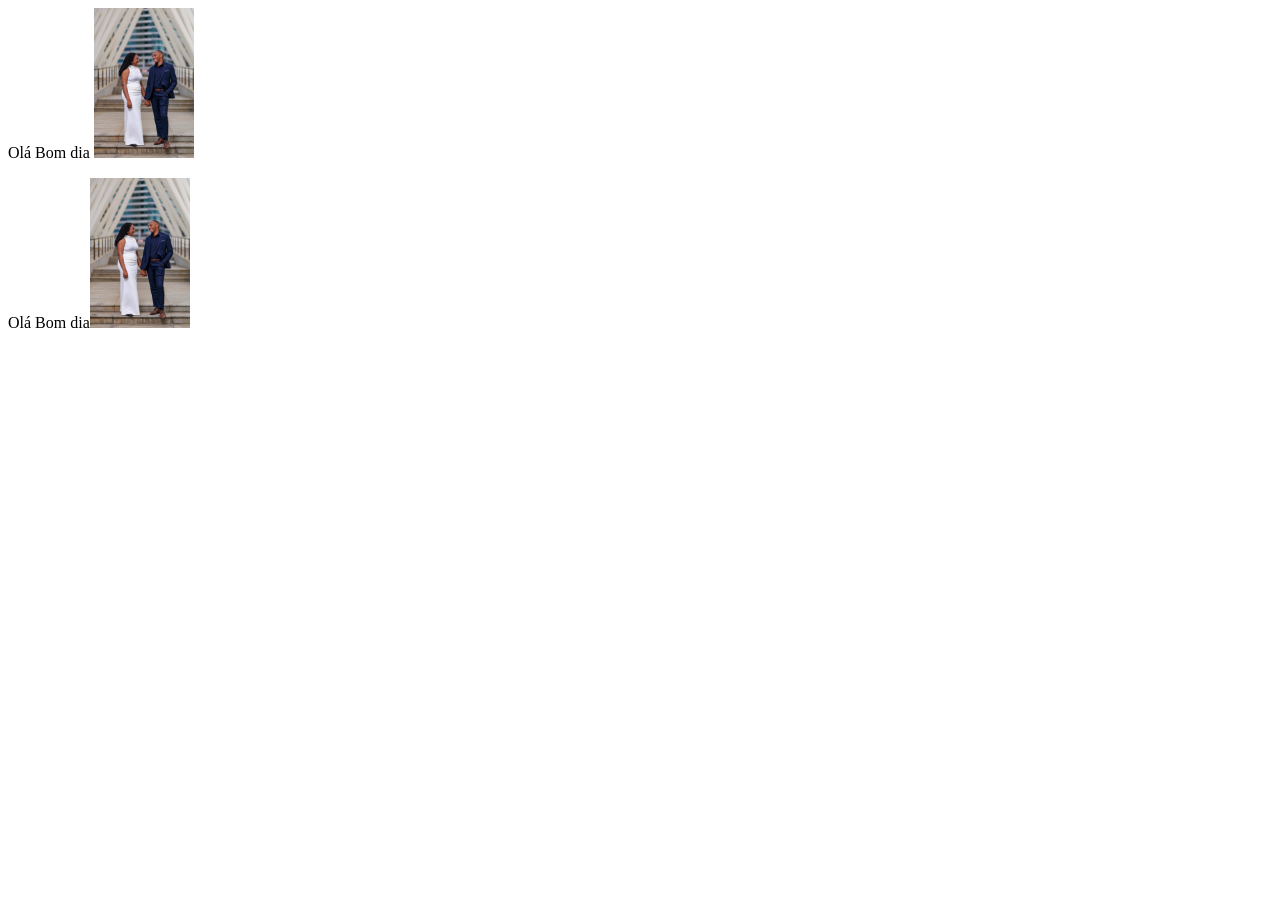
<file: album.html>
<!DOCTYPE html>
<html lang="en">
<head>
  <meta charset="UTF-8">
  <meta name="viewport" content="width=device-width, initial-scale=1.0">
  <title>Document</title>
</head>
<body>
  <p style="display: inline-block;">Olá Bom dia</p> <img src="./resources/imgs/image_1.jpg" width="100px">
  <br>
  <span>Olá<span> Bom dia</span></span><img src="./resources/imgs/image_1.jpg" width="100px">
</body>
</html>
</file>
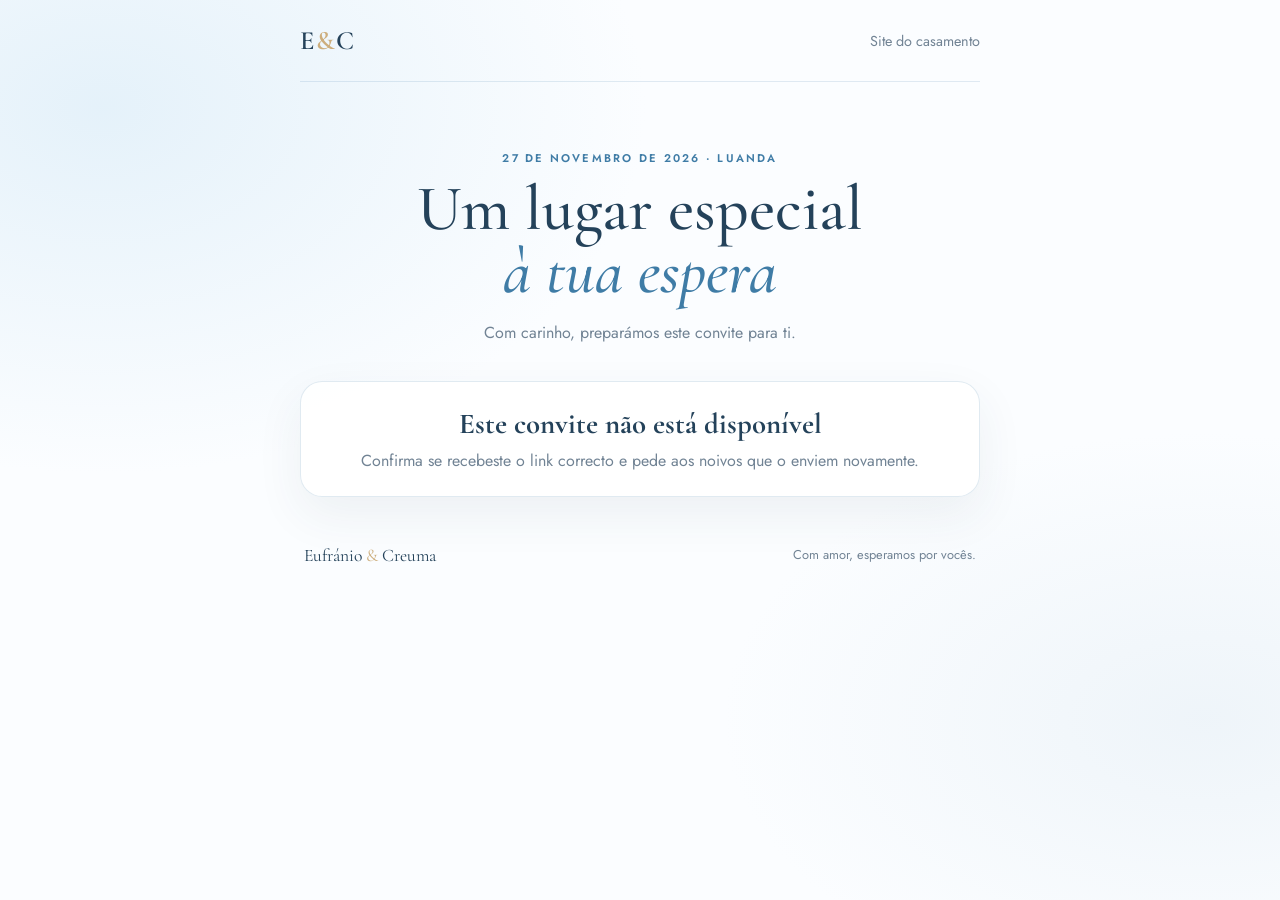
<file: eufranio-creuma/convite-publico.html>
<!DOCTYPE html>
<html lang="pt-AO">
<head>
  <meta charset="UTF-8">
  <meta name="viewport" content="width=device-width, initial-scale=1.0">
  <meta name="description" content="O teu convite para o casamento de Eufránio e Creuma.">
  <title>O teu convite | Eufránio &amp; Creuma</title>
  <link rel="preconnect" href="https://fonts.googleapis.com">
  <link rel="preconnect" href="https://fonts.gstatic.com" crossorigin>
  <link href="https://fonts.googleapis.com/css2?family=Cormorant+Garamond:wght@400;500;600&family=Jost:wght@300;400;500;600&family=Parisienne&display=swap" rel="stylesheet">
  <link rel="stylesheet" href="css/convite.css">
  <script src="javascript/convidados.js" defer></script>
  <script src="javascript/convite-publico.js" defer></script>
</head>
<body>
  <main class="page-shell public-shell">
    <header class="page-header">
      <a class="monogram" href="index.html" aria-label="Voltar ao site do casamento">E<span>&amp;</span>C</a>
      <a class="back-link" href="index.html">Site do casamento</a>
    </header>

    <section class="intro" aria-labelledby="page-title">
      <p class="eyebrow">27 de Novembro de 2026 · Luanda</p>
      <h1 id="page-title">Um lugar especial <span>à tua espera</span></h1>
      <p class="intro-copy">Com carinho, preparámos este convite para ti.</p>
    </section>

    <section id="invitation-gate" class="invitation-gate" hidden>
      <p class="eyebrow">Eufránio &amp; Creuma</p>
      <p class="invitation-gate__message">Preparámos este convite com muito carinho.</p>
      <button id="open-invitation" class="open-invitation" type="button">Abrir convite</button>
    </section>

    <section id="public-invitation" class="invitation-card public-invitation" aria-live="polite" hidden>
      <div class="card-flourish" aria-hidden="true">✦</div>
      <p class="eyebrow">Com carinho, para</p>
      <h2 id="public-guest-names"></h2>
      <p id="public-invitation-message" class="invitation-message"></p>
      <div class="table-details">
        <span class="table-icon" aria-hidden="true">⌂</span>
        <div>
          <span id="public-table-label" class="detail-label">A tua mesa</span>
          <strong id="public-table-name"></strong>
          <span id="public-table-details" class="table-note"></span>
          <span id="public-table-description" class="table-description"></span>
        </div>
      </div>
      <section class="event-details" aria-labelledby="event-details-heading">
        <p class="eyebrow">Esperamos por ti</p>
        <h3 id="event-details-heading">Onde e quando celebramos</h3>
        <div class="event-details__grid">
          <article class="event-card">
            <span class="event-card__icon" aria-hidden="true">⌖</span>
            <p class="event-card__label">Cerimónia religiosa</p>
            <p class="event-card__time">14h00</p>
            <p class="event-card__venue">Igreja Nossa Senhora de Fátima</p>
            <a href="https://maps.app.goo.gl/N2z82VX1FKrXn6KZ9" target="_blank" rel="noopener noreferrer">Ver localização</a>
          </article>
          <article class="event-card">
            <span class="event-card__icon" aria-hidden="true">♧</span>
            <p class="event-card__label">Copo de água</p>
            <p class="event-card__time">20h00</p>
            <p class="event-card__venue">Projecto Nova Vida — Salão Silv Place</p>
            <p class="event-card__address">Próximo ao Rabugento (Próximo ao ISPAJ) · Rua 49</p>
            <a href="https://maps.app.goo.gl/ATHfLgqNCdaiBRgH8" target="_blank" rel="noopener noreferrer">Ver localização</a>
          </article>
        </div>
      </section>
    </section>

    <section id="invalid-invitation" class="search-panel invalid-invitation" role="status" hidden>
      <h2>Este convite não está disponível</h2>
      <p>Confirma se recebeste o link correcto e pede aos noivos que o enviem novamente.</p>
    </section>

    <audio class="invitation-music" loop preload="metadata" aria-hidden="true">
      <source src="resources/audio/i_got_a_feeling.mp3" type="audio/mpeg">
    </audio>
    <p id="music-status" class="music-status" role="status" aria-live="polite"></p>

    <footer class="page-footer">
      <span>Eufránio <span class="amp">&amp;</span> Creuma</span>
      <span>Com amor, esperamos por vocês.</span>
    </footer>
  </main>
</body>
</html>
</file>
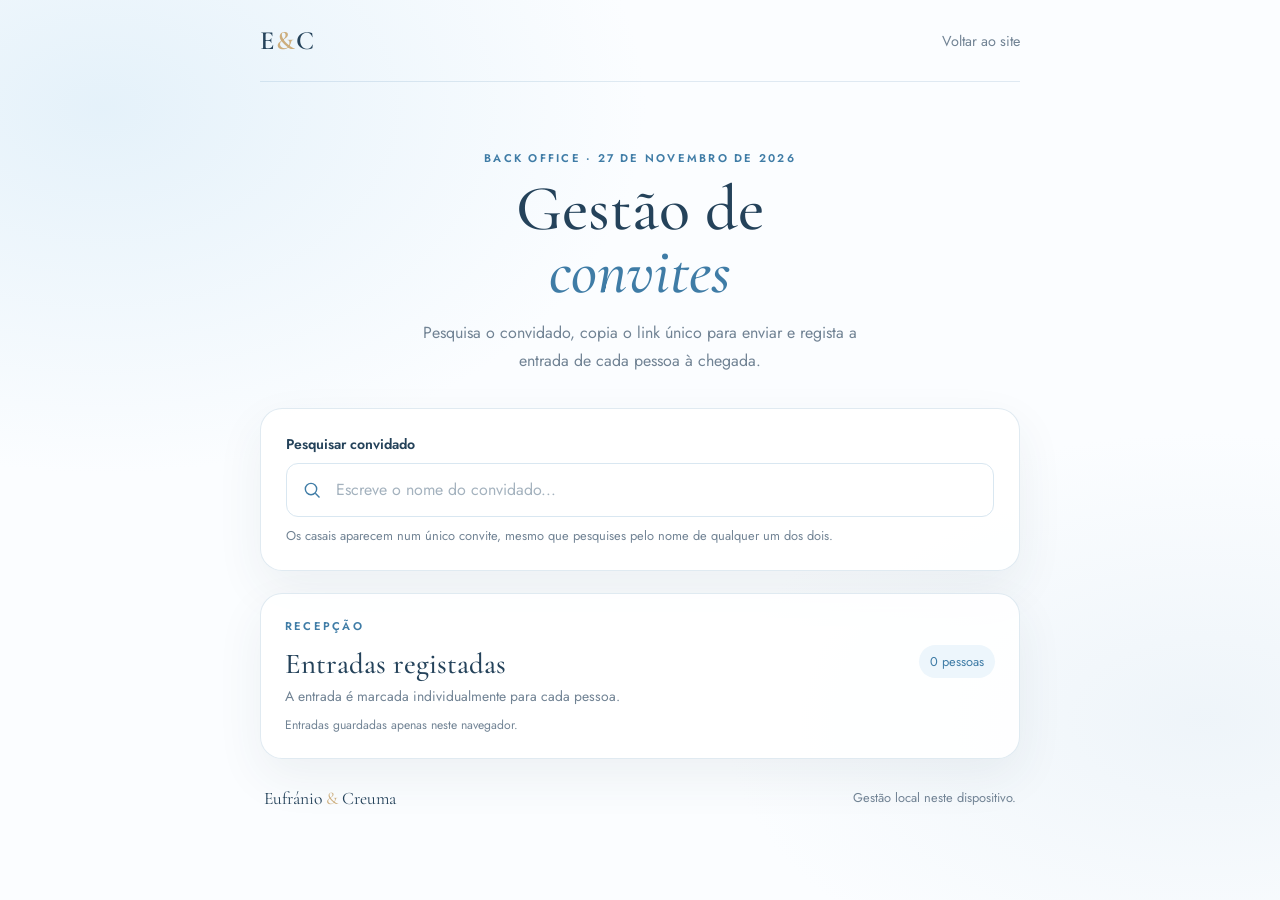
<file: eufranio-creuma/convite.html>
<!DOCTYPE html>
<html lang="pt-AO">
<head>
  <meta charset="UTF-8">
  <meta name="viewport" content="width=device-width, initial-scale=1.0">
  <meta name="description" content="Back office para gerir convites, copiar links individuais e registar entradas no casamento de Eufránio e Creuma.">
  <title>Gestão de convites | Eufránio &amp; Creuma</title>
  <link rel="preconnect" href="https://fonts.googleapis.com">
  <link rel="preconnect" href="https://fonts.gstatic.com" crossorigin>
  <link href="https://fonts.googleapis.com/css2?family=Cormorant+Garamond:wght@400;500;600&family=Jost:wght@300;400;500;600&family=Parisienne&display=swap" rel="stylesheet">
  <link rel="stylesheet" href="css/convite.css">
  <script src="javascript/convidados.js" defer></script>
</head>
<body>
  <main class="page-shell">
    <header class="page-header">
      <a class="monogram" href="index.html" aria-label="Voltar ao site do casamento">E<span>&amp;</span>C</a>
      <a class="back-link" href="index.html">Voltar ao site</a>
    </header>

    <section class="intro" aria-labelledby="page-title">
      <p class="eyebrow">Back office · 27 de Novembro de 2026</p>
      <h1 id="page-title">Gestão de <span>convites</span></h1>
      <p class="intro-copy">Pesquisa o convidado, copia o link único para enviar e regista a entrada de cada pessoa à chegada.</p>
    </section>

    <section class="search-panel" aria-label="Pesquisar convidados">
      <label for="guest-search">Pesquisar convidado</label>
      <div class="search-field">
        <svg viewBox="0 0 24 24" aria-hidden="true"><circle cx="10.8" cy="10.8" r="6.8"></circle><path d="m16 16 5 5"></path></svg>
        <input id="guest-search" type="search" placeholder="Escreve o nome do convidado..." autocomplete="off" aria-controls="search-results">
      </div>
      <p class="search-hint">Os casais aparecem num único convite, mesmo que pesquises pelo nome de qualquer um dos dois.</p>
      <div id="search-results" class="search-results" aria-live="polite"></div>
    </section>

    <section id="personal-invitation" class="invitation-card" aria-live="polite" hidden>
      <div class="card-flourish" aria-hidden="true">✦</div>
      <p id="invitation-type" class="eyebrow">Convite individual</p>
      <h2 id="invitation-name"></h2>
      <p id="invitation-message" class="invitation-message"></p>
      <div class="table-details">
        <span class="table-icon" aria-hidden="true">⌂</span>
        <div>
          <span id="invitation-table-label" class="detail-label">A tua mesa</span>
          <strong id="invitation-table"></strong>
          <span id="invitation-table-note" class="table-note"></span>
          <span id="invitation-table-description" class="table-description"></span>
        </div>
      </div>
      <div id="party-members" class="party-members" hidden>
        <span class="detail-label">Registar entrada por pessoa</span>
        <ul id="party-list"></ul>
      </div>
      <button id="copy-invitation-link" class="copy-button" type="button">
        <svg viewBox="0 0 24 24" aria-hidden="true"><rect x="8" y="8" width="12" height="12" rx="2"></rect><path d="M16 8V5a2 2 0 0 0-2-2H5a2 2 0 0 0-2 2v9a2 2 0 0 0 2 2h3"></path></svg>
        Copiar mensagem + link para enviar
      </button>
      <p id="copy-status" class="feedback" role="status"></p>
    </section>

    <section class="entry-panel" aria-labelledby="entry-heading">
      <div>
        <p class="eyebrow">Recepção</p>
        <h2 id="entry-heading">Entradas registadas</h2>
        <p class="entry-description">A entrada é marcada individualmente para cada pessoa.</p>
      </div>
      <p id="entry-count" class="entry-count">0 pessoas</p>
      <ol id="entry-list" class="entry-list"></ol>
      <p id="storage-note" class="storage-note" role="status"></p>
    </section>

    <footer class="page-footer">
      <span>Eufránio <span class="amp">&amp;</span> Creuma</span>
      <span>Gestão local neste dispositivo.</span>
    </footer>
  </main>
</body>
</html>
</file>
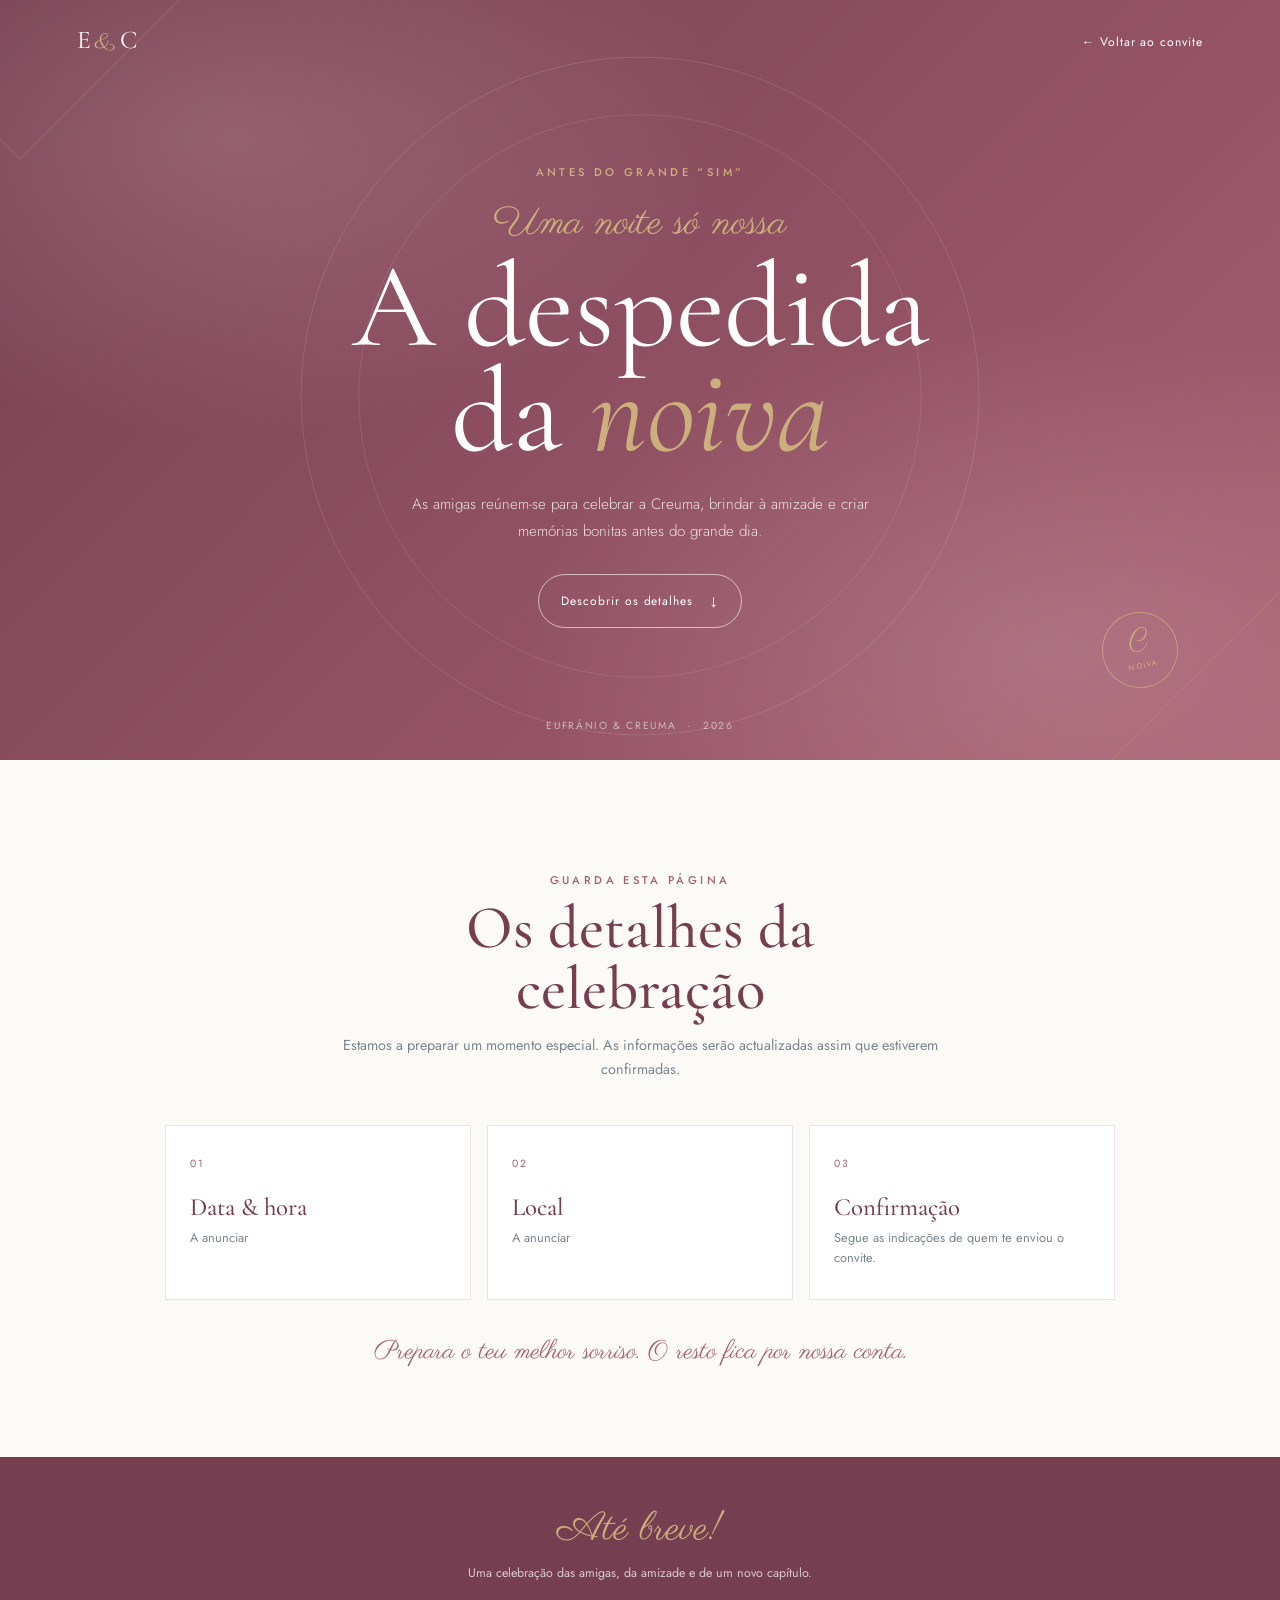
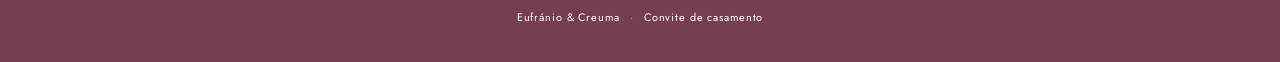
<file: eufranio-creuma/despedida-noiva.html>
<!DOCTYPE html>
<html lang="pt-AO">
<head>
  <meta charset="UTF-8">
  <meta name="viewport" content="width=device-width, initial-scale=1.0">
  <meta name="description" content="Um convite especial para celebrar a despedida de solteira da Creuma.">
  <meta name="theme-color" content="#763f51">
  <title>Despedida da Noiva | Eufránio &amp; Creuma</title>
  <link rel="preconnect" href="https://fonts.googleapis.com">
  <link rel="preconnect" href="https://fonts.gstatic.com" crossorigin>
  <link href="https://fonts.googleapis.com/css2?family=Cormorant+Garamond:wght@400;500;600&family=Jost:wght@300;400;500;600&family=Parisienne&display=swap" rel="stylesheet">
  <link rel="stylesheet" href="css/despedidas.css">
</head>
<body class="party-page party-page--bride">
  <header class="party-header">
    <a class="party-brand" href="index.html#topo" aria-label="Voltar ao convite de Eufránio e Creuma">E<span>&amp;</span>C</a>
    <a class="party-back" href="index.html#topo">&larr; Voltar ao convite</a>
  </header>

  <main>
    <section class="party-hero" aria-labelledby="party-title">
      <div class="party-hero__ornament party-hero__ornament--one" aria-hidden="true"></div>
      <div class="party-hero__ornament party-hero__ornament--two" aria-hidden="true"></div>
      <div class="party-hero__content">
        <p class="party-eyebrow">Antes do grande “sim”</p>
        <p class="party-script">Uma noite só nossa</p>
        <h1 id="party-title">A despedida<br>da <span>noiva</span></h1>
        <p class="party-intro">As amigas reúnem-se para celebrar a Creuma, brindar à amizade e criar memórias bonitas antes do grande dia.</p>
        <a class="party-button" href="#detalhes">Descobrir os detalhes <span aria-hidden="true">&darr;</span></a>
      </div>
      <div class="party-seal" aria-hidden="true"><span>C</span><small>NOIVA</small></div>
      <p class="party-hero__caption">Eufránio &amp; Creuma <span>·</span> 2026</p>
    </section>

    <section class="party-details" id="detalhes" aria-labelledby="details-title">
      <div class="party-section-heading">
        <p class="party-eyebrow">Guarda esta página</p>
        <h2 id="details-title">Os detalhes da celebração</h2>
        <p>Estamos a preparar um momento especial. As informações serão actualizadas assim que estiverem confirmadas.</p>
      </div>

      <div class="party-info-grid">
        <article class="party-info-card">
          <span class="party-info-card__number">01</span>
          <h3>Data &amp; hora</h3>
          <p>A anunciar</p>
        </article>
        <article class="party-info-card">
          <span class="party-info-card__number">02</span>
          <h3>Local</h3>
          <p>A anunciar</p>
        </article>
        <article class="party-info-card">
          <span class="party-info-card__number">03</span>
          <h3>Confirmação</h3>
          <p>Segue as indicações de quem te enviou o convite.</p>
        </article>
      </div>

      <p class="party-note">Prepara o teu melhor sorriso. O resto fica por nossa conta.</p>
    </section>
  </main>

  <footer class="party-footer">
    <p class="party-script">Até breve!</p>
    <p>Uma celebração das amigas, da amizade e de um novo capítulo.</p>
    <a href="index.html#topo">Eufránio &amp; Creuma <span>&middot;</span> Convite de casamento</a>
  </footer>
</body>
</html>
</file>
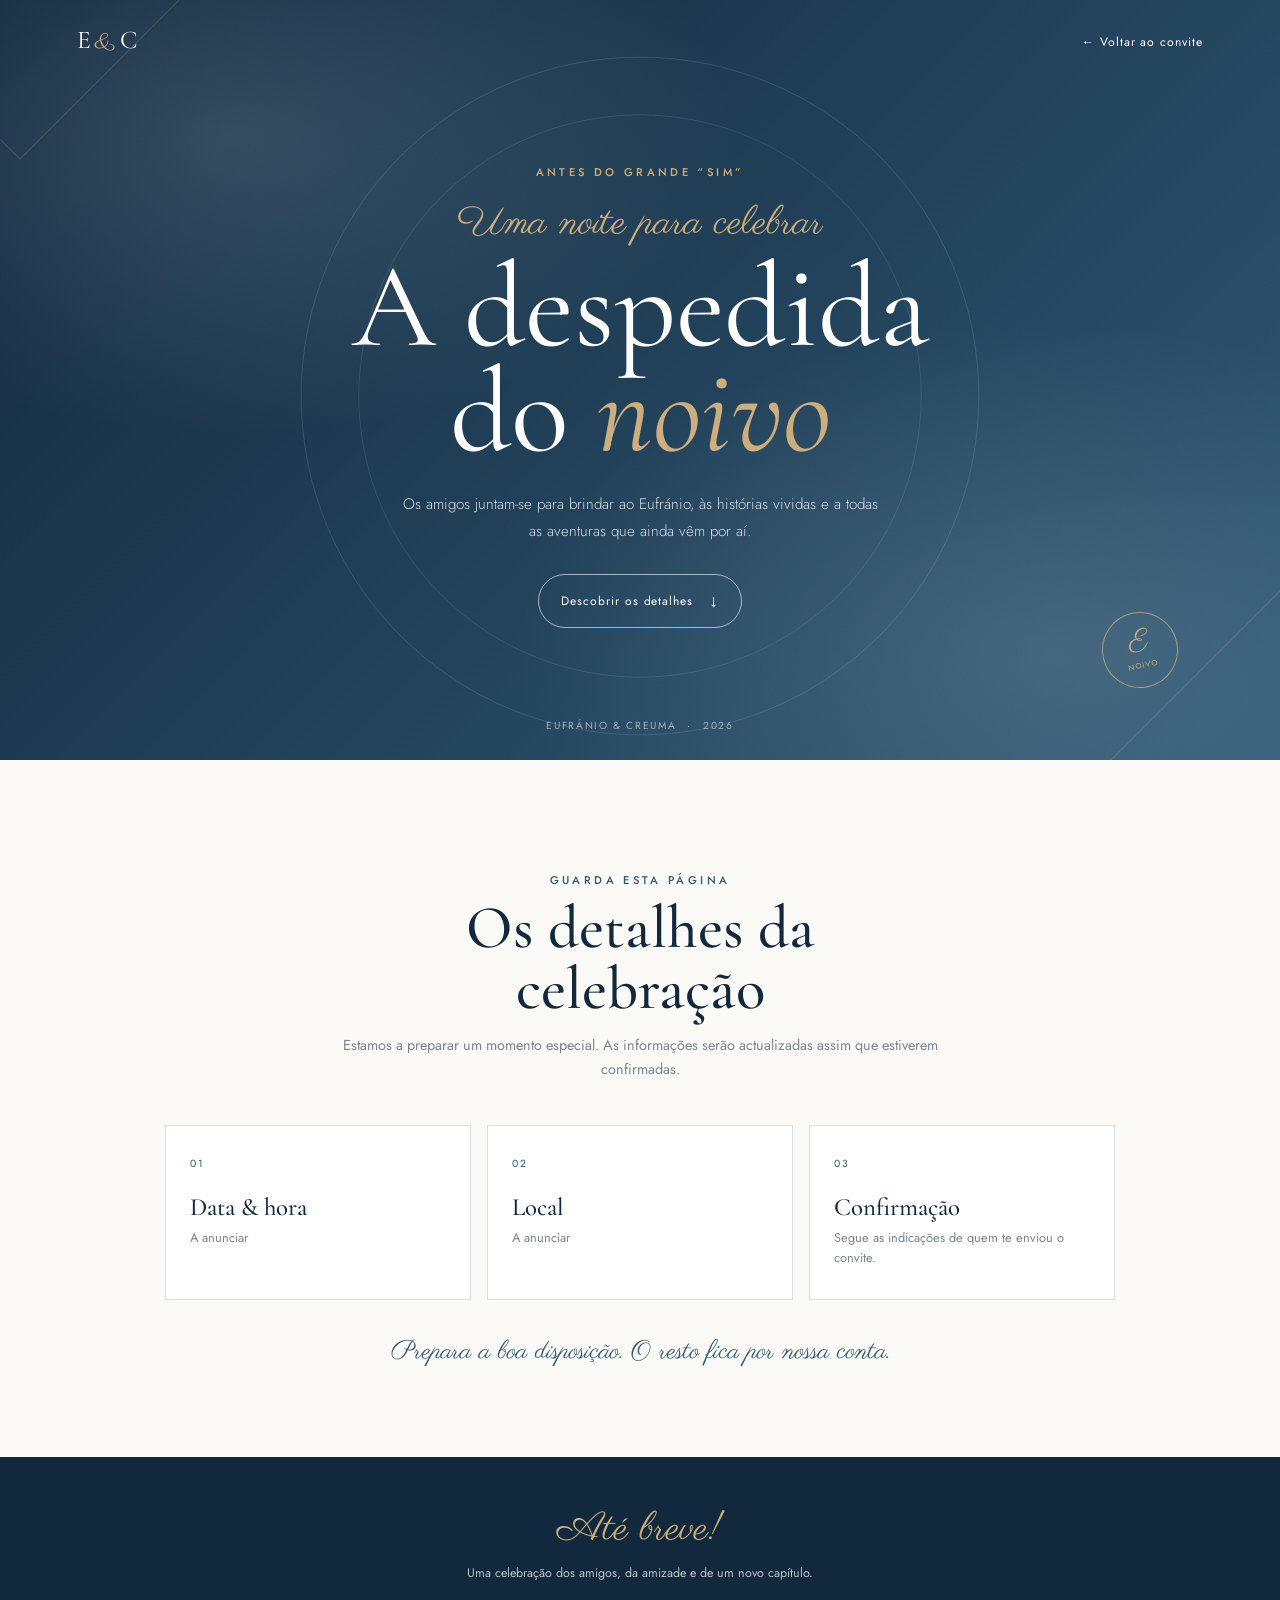
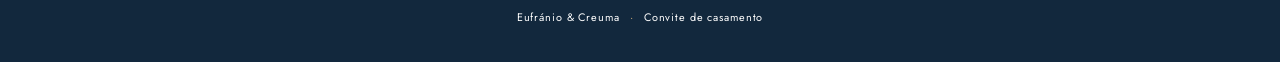
<file: eufranio-creuma/despedida-noivo.html>
<!DOCTYPE html>
<html lang="pt-AO">
<head>
  <meta charset="UTF-8">
  <meta name="viewport" content="width=device-width, initial-scale=1.0">
  <meta name="description" content="Um convite especial para celebrar a despedida de solteiro do Eufránio.">
  <meta name="theme-color" content="#12283d">
  <title>Despedida do Noivo | Eufránio &amp; Creuma</title>
  <link rel="preconnect" href="https://fonts.googleapis.com">
  <link rel="preconnect" href="https://fonts.gstatic.com" crossorigin>
  <link href="https://fonts.googleapis.com/css2?family=Cormorant+Garamond:wght@400;500;600&family=Jost:wght@300;400;500;600&family=Parisienne&display=swap" rel="stylesheet">
  <link rel="stylesheet" href="css/despedidas.css">
</head>
<body class="party-page party-page--groom">
  <header class="party-header">
    <a class="party-brand" href="index.html#topo" aria-label="Voltar ao convite de Eufránio e Creuma">E<span>&amp;</span>C</a>
    <a class="party-back" href="index.html#topo">&larr; Voltar ao convite</a>
  </header>

  <main>
    <section class="party-hero" aria-labelledby="party-title">
      <div class="party-hero__ornament party-hero__ornament--one" aria-hidden="true"></div>
      <div class="party-hero__ornament party-hero__ornament--two" aria-hidden="true"></div>
      <div class="party-hero__content">
        <p class="party-eyebrow">Antes do grande “sim”</p>
        <p class="party-script">Uma noite para celebrar</p>
        <h1 id="party-title">A despedida<br>do <span>noivo</span></h1>
        <p class="party-intro">Os amigos juntam-se para brindar ao Eufránio, às histórias vividas e a todas as aventuras que ainda vêm por aí.</p>
        <a class="party-button" href="#detalhes">Descobrir os detalhes <span aria-hidden="true">&darr;</span></a>
      </div>
      <div class="party-seal" aria-hidden="true"><span>E</span><small>NOIVO</small></div>
      <p class="party-hero__caption">Eufránio &amp; Creuma <span>·</span> 2026</p>
    </section>

    <section class="party-details" id="detalhes" aria-labelledby="details-title">
      <div class="party-section-heading">
        <p class="party-eyebrow">Guarda esta página</p>
        <h2 id="details-title">Os detalhes da celebração</h2>
        <p>Estamos a preparar um momento especial. As informações serão actualizadas assim que estiverem confirmadas.</p>
      </div>

      <div class="party-info-grid">
        <article class="party-info-card">
          <span class="party-info-card__number">01</span>
          <h3>Data &amp; hora</h3>
          <p>A anunciar</p>
        </article>
        <article class="party-info-card">
          <span class="party-info-card__number">02</span>
          <h3>Local</h3>
          <p>A anunciar</p>
        </article>
        <article class="party-info-card">
          <span class="party-info-card__number">03</span>
          <h3>Confirmação</h3>
          <p>Segue as indicações de quem te enviou o convite.</p>
        </article>
      </div>

      <p class="party-note">Prepara a boa disposição. O resto fica por nossa conta.</p>
    </section>
  </main>

  <footer class="party-footer">
    <p class="party-script">Até breve!</p>
    <p>Uma celebração dos amigos, da amizade e de um novo capítulo.</p>
    <a href="index.html#topo">Eufránio &amp; Creuma <span>&middot;</span> Convite de casamento</a>
  </footer>
</body>
</html>
</file>
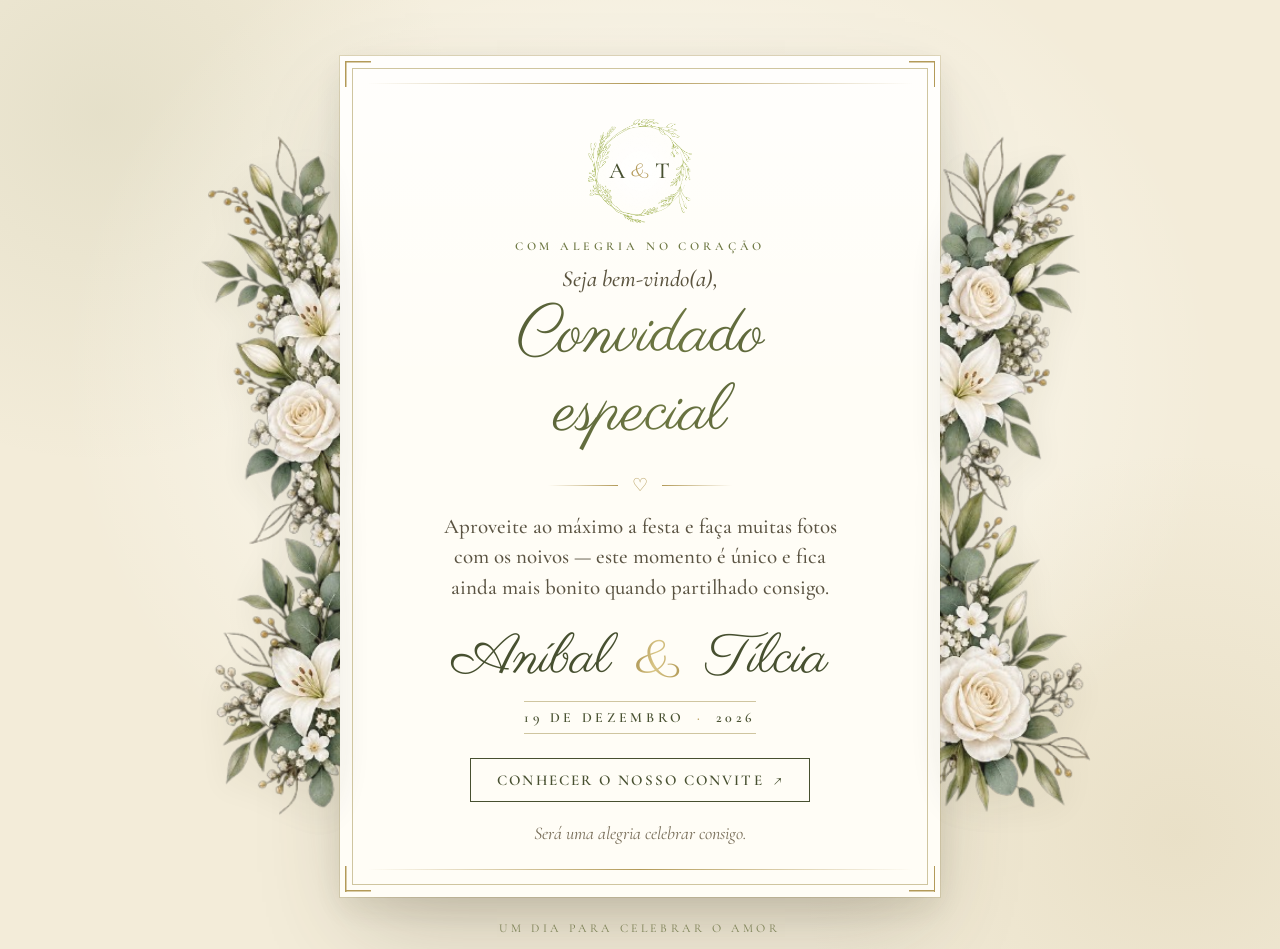
<file: anibal-tilcia/pages/convite.html>
<!DOCTYPE html>
<html lang="pt-AO">

<head>
  <meta charset="UTF-8">
  <meta name="viewport" content="width=device-width, initial-scale=1.0">
  <meta name="description" content="Um convite especial para celebrar o casamento de Aníbal e Tílcia.">
  <meta name="theme-color" content="#f5f0e2">
  <title>Um convite especial · Aníbal &amp; Tílcia</title>
  <link rel="preconnect" href="https://fonts.googleapis.com">
  <link rel="preconnect" href="https://fonts.gstatic.com" crossorigin>
<link href="https://fonts.googleapis.com/css2?family=Cormorant+Garamond:ital,wght@0,400;0,500;0,600;1,400;1,500&family=Parisienne&display=swap" rel="stylesheet">  <link rel="stylesheet" href="../css/convite.css">
</head>

<body>
  <main class="invitation">

    <article class="invitation-card">
          <img class="floral floral--left" src="../assets/floral_card-removebg-preview_left.png" alt="" aria-hidden="true">

      <div class="card-frame">
        <div class="monogram" aria-label="Aníbal e Tílcia">
          <img src="../assets/orla_floral_oliva.png" alt="">
          <span>A <i>&amp;</i> T</span>
        </div>
        <p class="eyebrow">Com alegria no coração</p>
        <p class="welcome">Seja bem-vindo(a),</p>
        <h1 id="guest-name">Convidado especial</h1>
        <div class="ornament" aria-hidden="true"><span></span><i>♡</i><span></span></div>
        <p class="message">Aproveite ao máximo a festa e faça muitas fotos com os noivos — este momento é único e fica ainda mais bonito quando partilhado consigo.</p>
        <p class="couple">Aníbal <span>&amp;</span> Tílcia</p>
        <p class="date">19 de Dezembro <span>·</span> 2026</p>
        <p class="party" id="party-size" hidden></p>
        <a class="open-invitation" href="../index.html">Conhecer o nosso convite <span aria-hidden="true">↗</span></a>
        <p class="closing">Será uma alegria celebrar consigo.</p>
      </div>
          <img class="floral floral--right" src="../assets/floral_card-removebg-preview_right.png" alt="" aria-hidden="true">

    </article>
    <p class="page-note">Um dia para celebrar o amor</p>
  </main>
  <script src="../js/convite.js"></script>
</body>

</html>
</file>
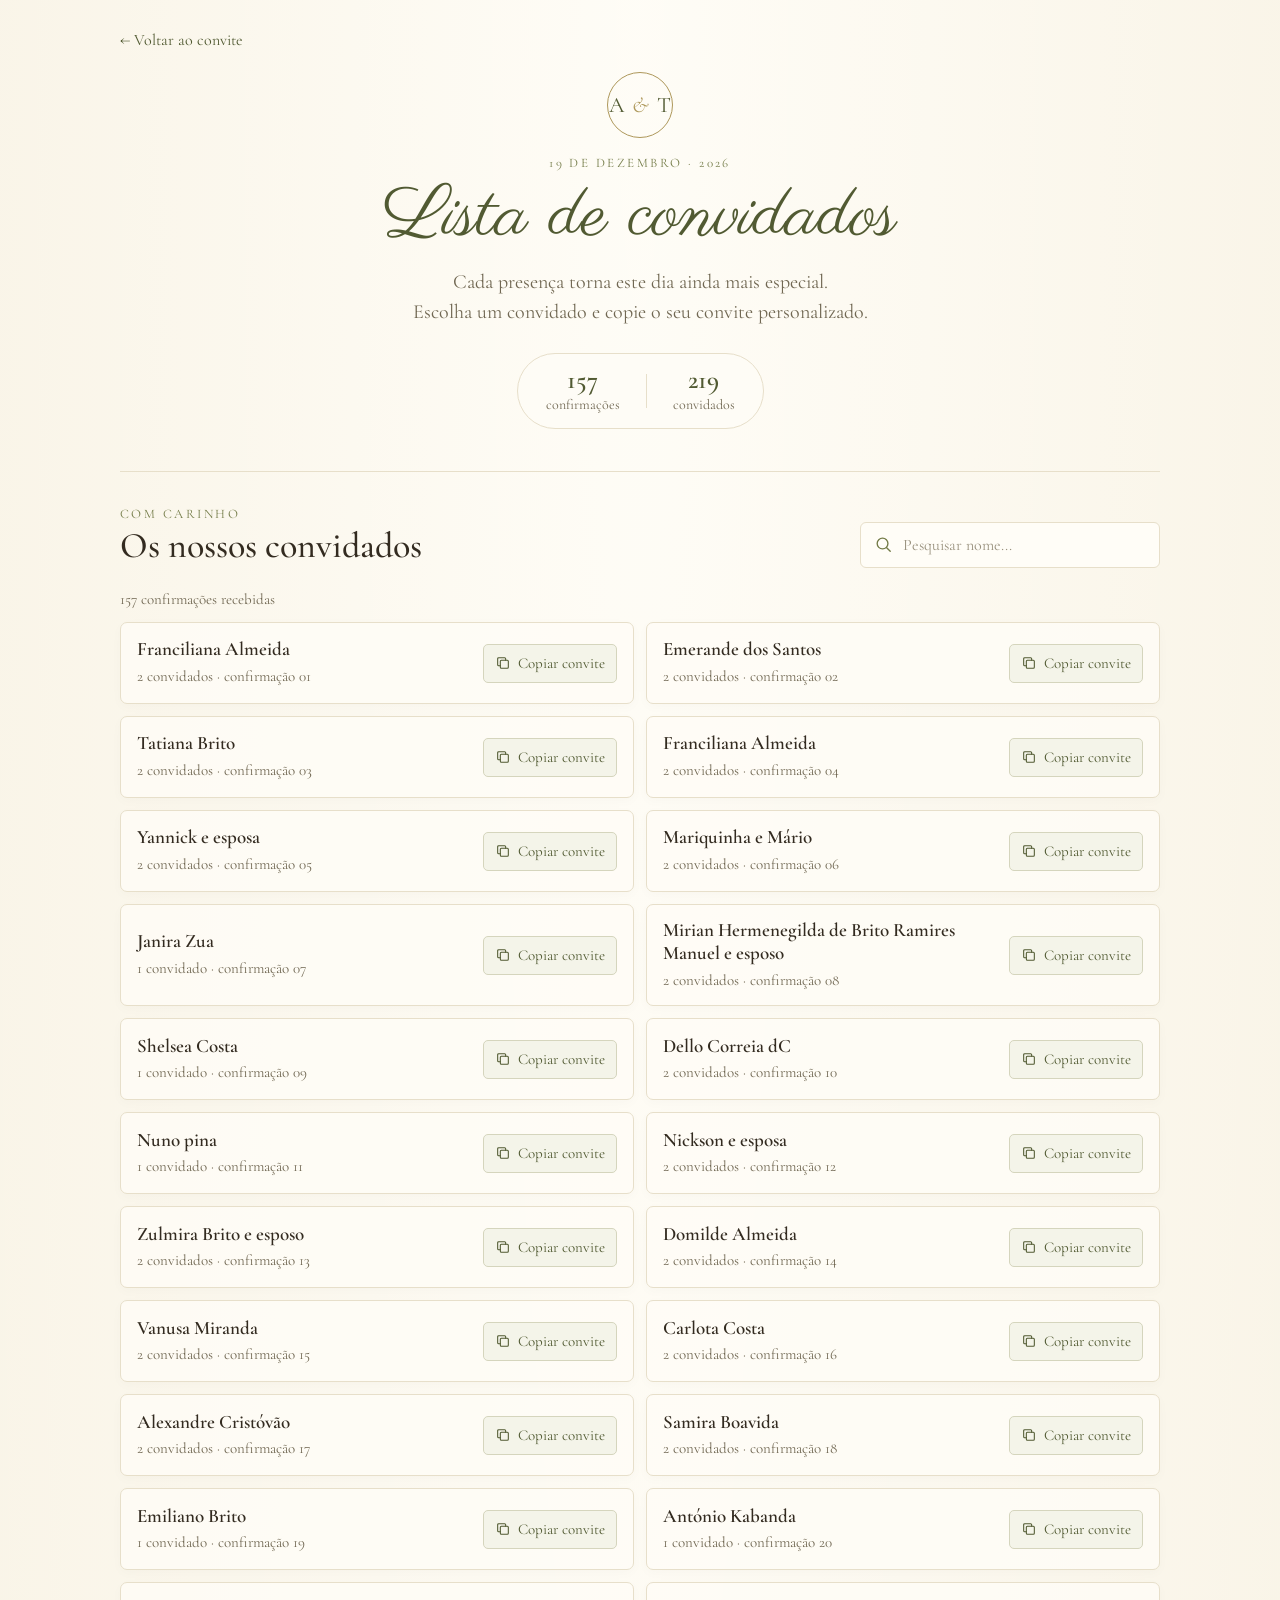
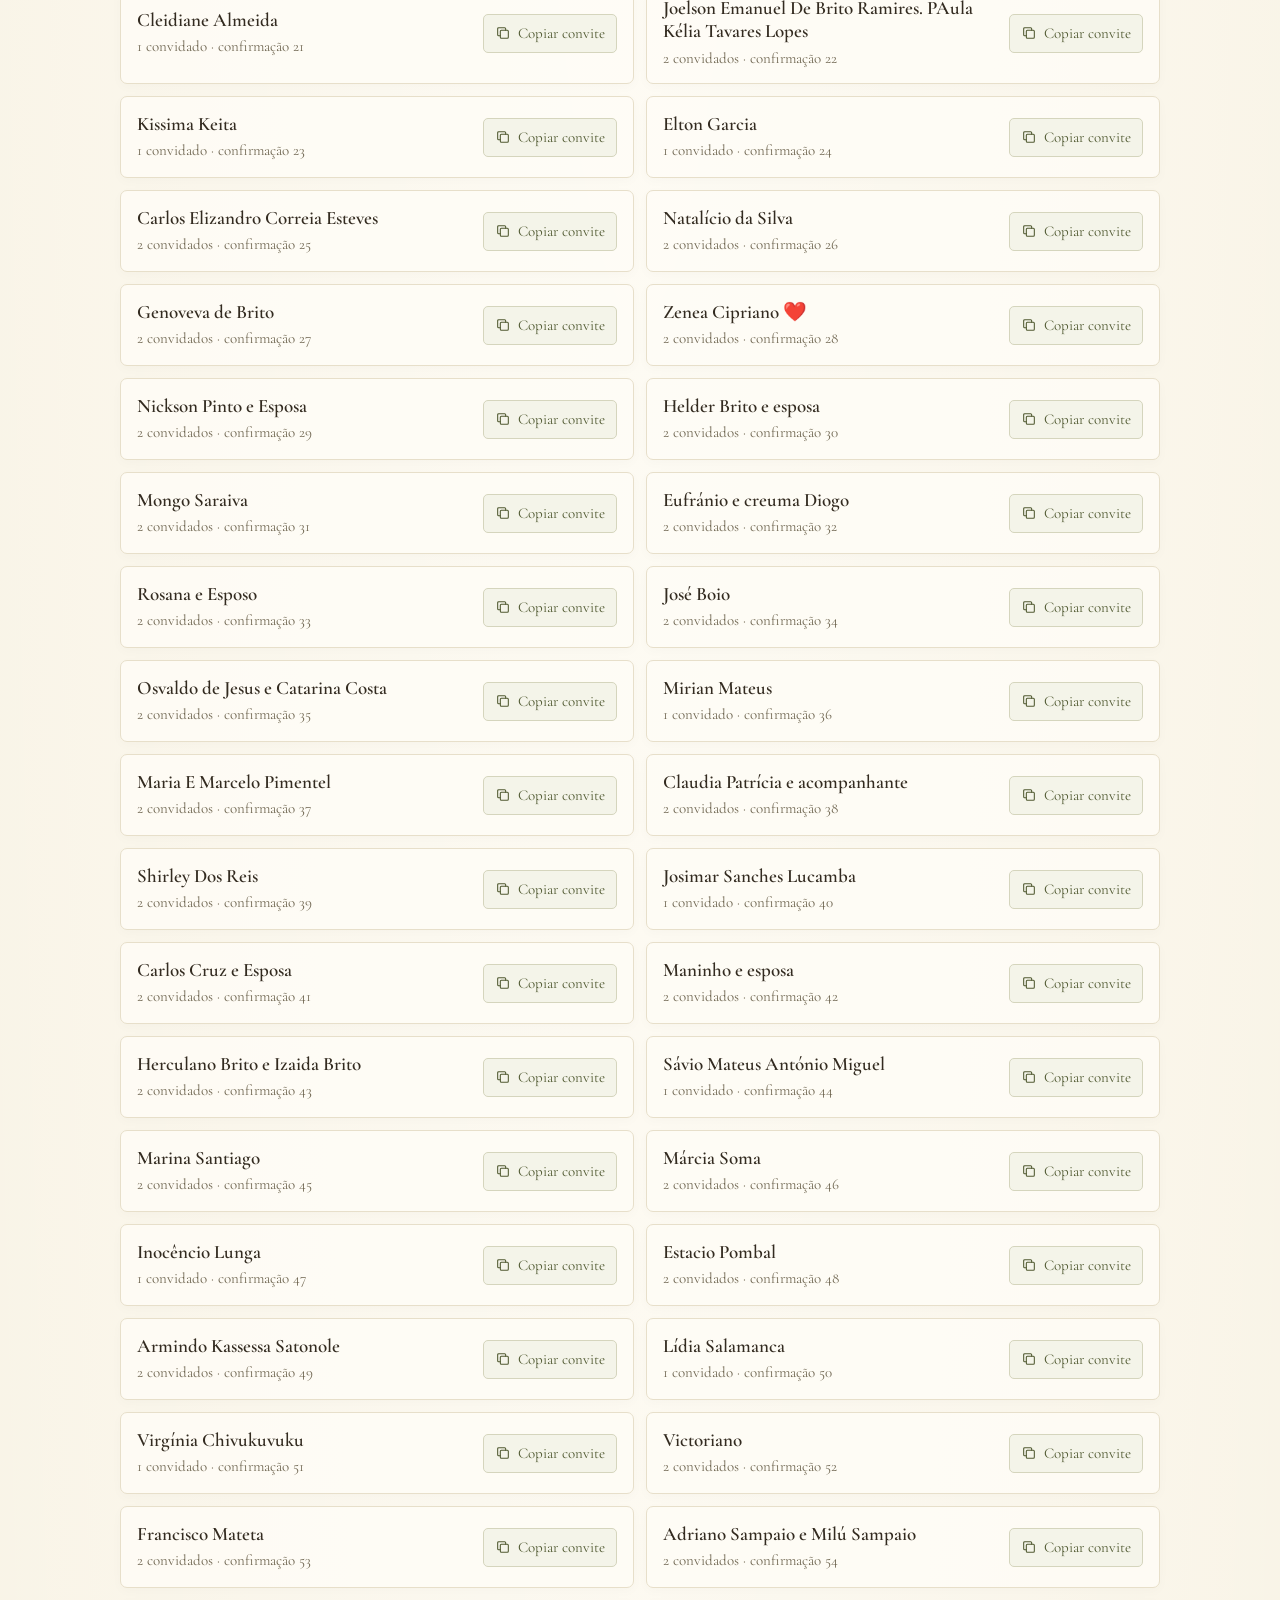
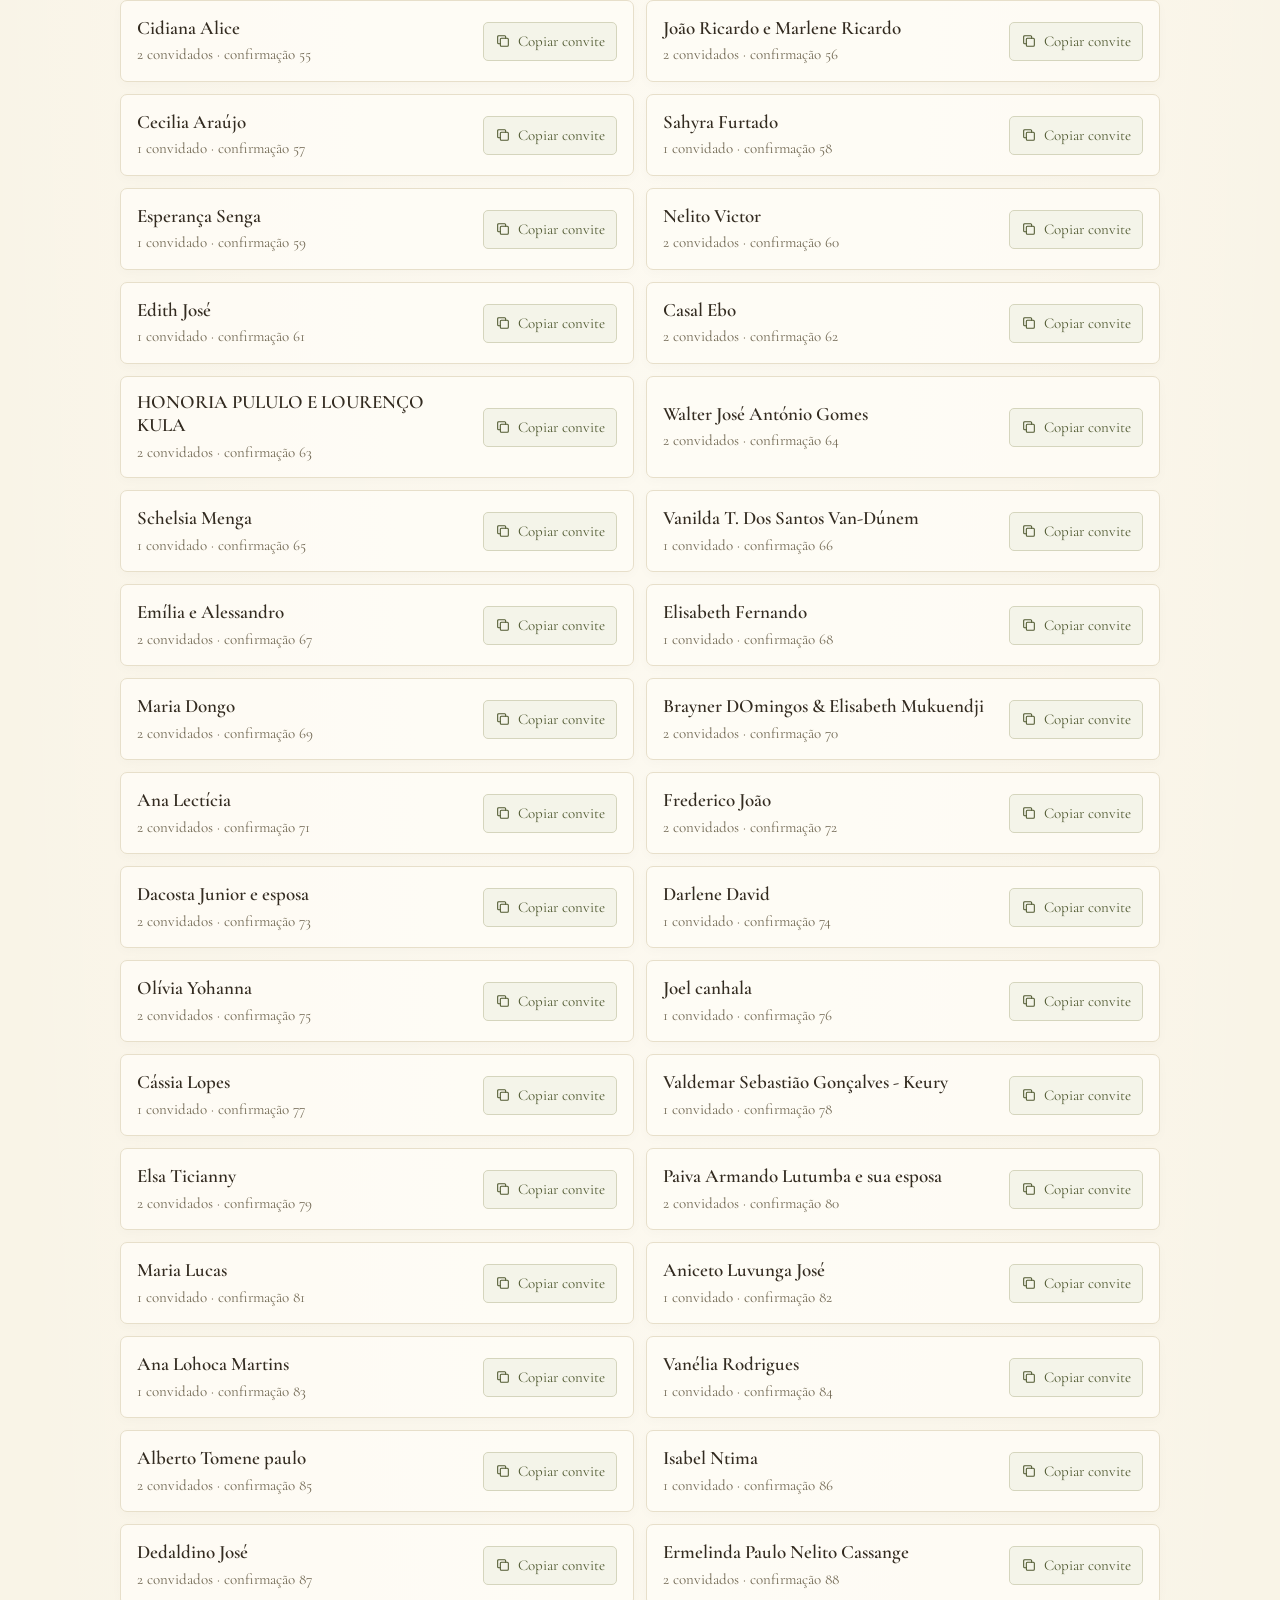
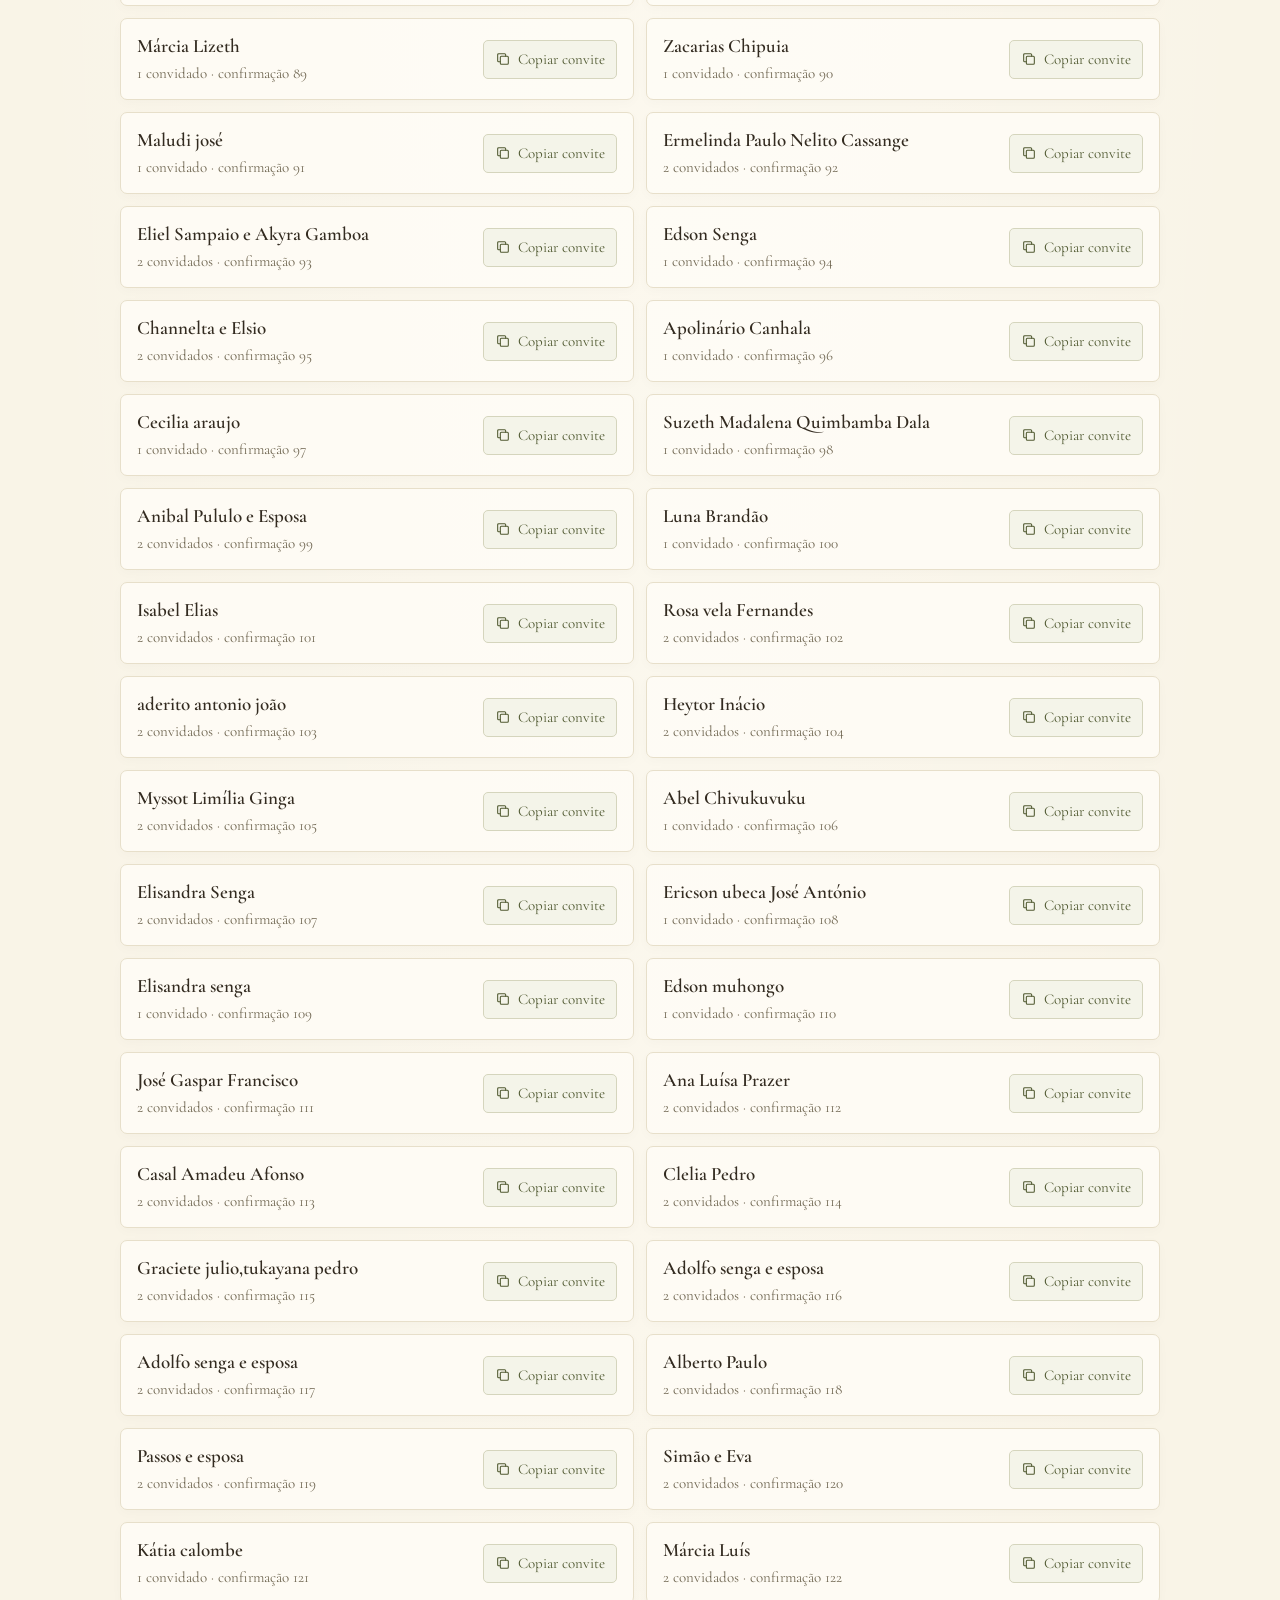
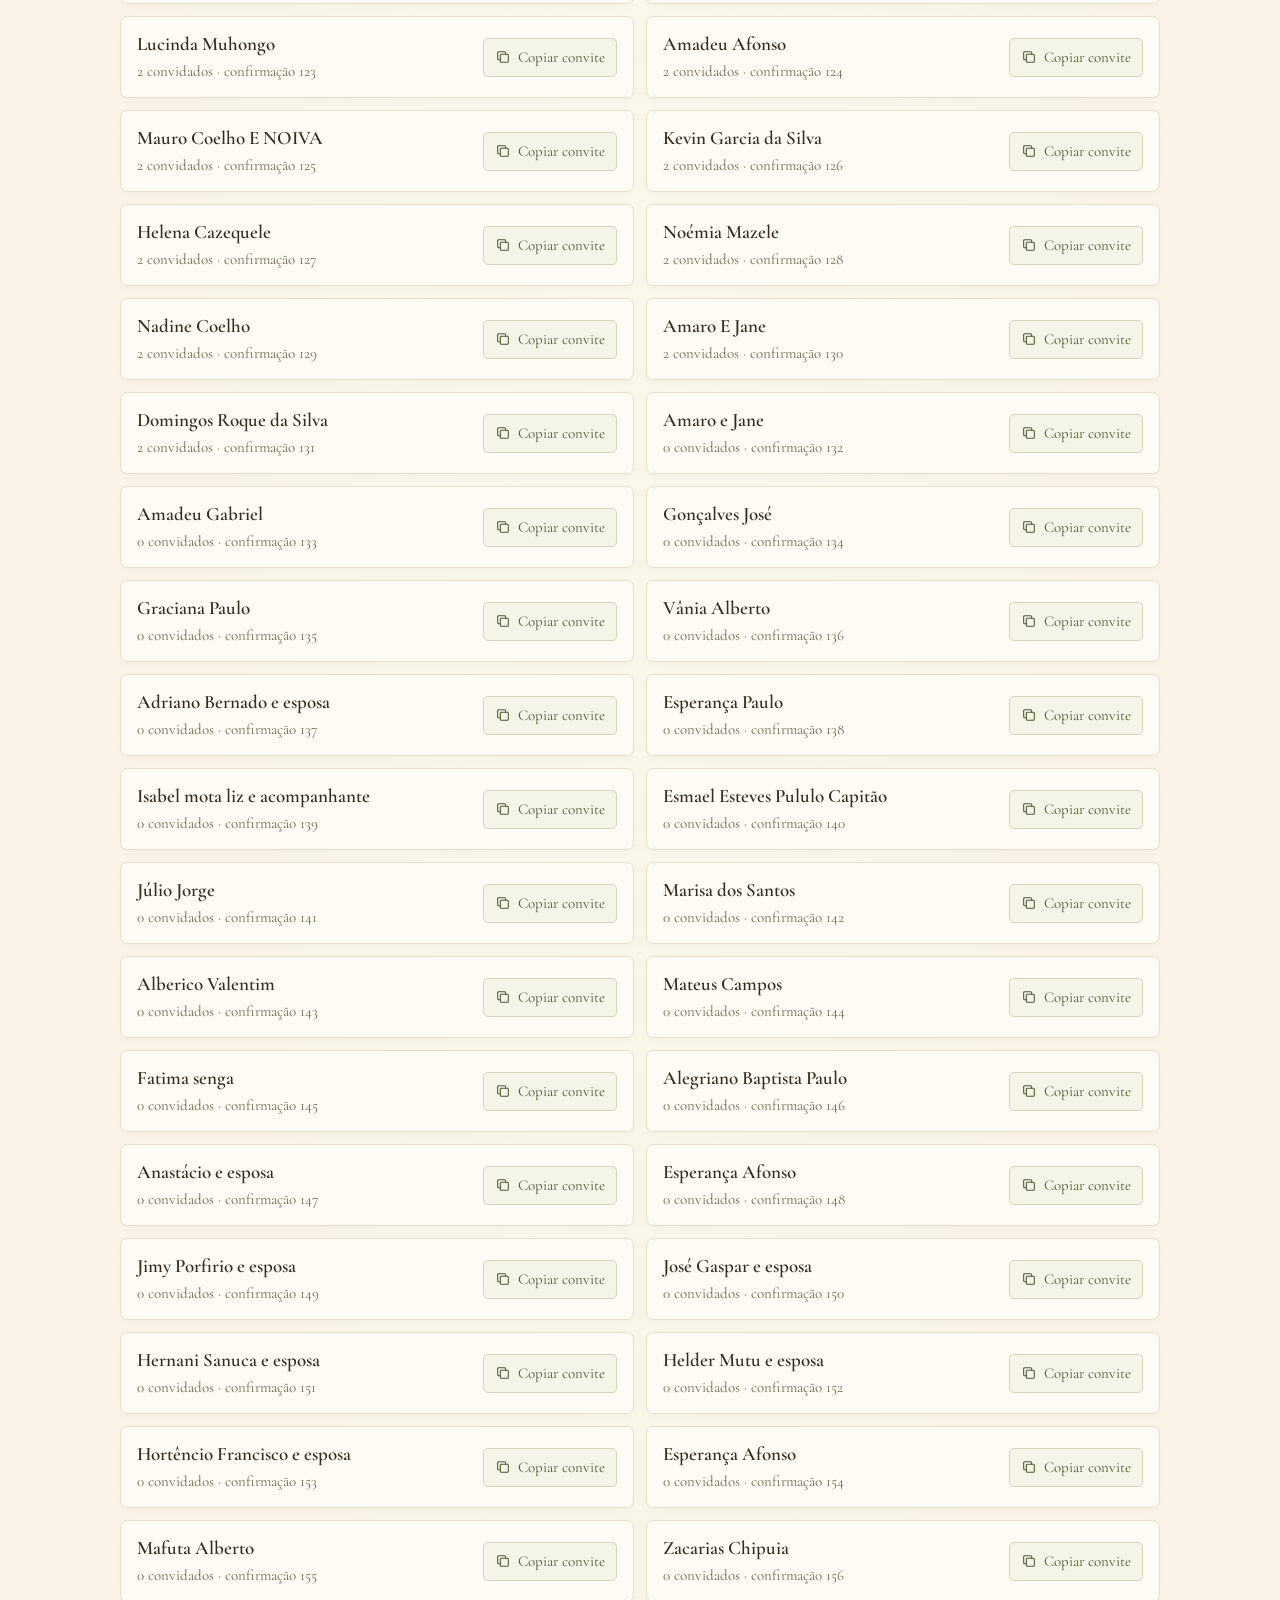
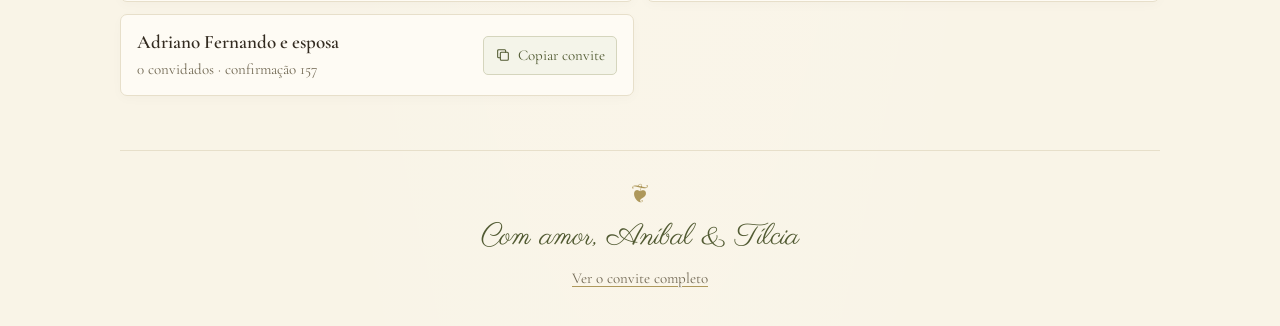
<file: anibal-tilcia/pages/lista-convidados.html>
<!DOCTYPE html>
<html lang="pt-AO">

<head>
  <meta charset="UTF-8">
  <meta name="viewport" content="width=device-width, initial-scale=1.0">
  <meta name="description" content="Lista de convidados confirmados do casamento de Aníbal e Tílcia.">
  <title>Lista de convidados · Aníbal &amp; Tílcia</title>
  <link rel="preconnect" href="https://fonts.googleapis.com">
  <link rel="preconnect" href="https://fonts.gstatic.com" crossorigin>
  <link href="https://fonts.googleapis.com/css2?family=Cormorant+Garamond:wght@400;500;600&family=Parisienne&display=swap" rel="stylesheet">
  <link rel="stylesheet" href="../css/lista-convidados.css">
</head>

<body>
  <main class="guest-page">
    <header class="page-header">
      <a class="back-link" href="../index.html">← Voltar ao convite</a>
      <div class="monogram" aria-label="Aníbal e Tílcia">A <span>&amp;</span> T</div>
      <p class="eyebrow">19 de Dezembro · 2026</p>
      <h1>Lista de convidados</h1>
      <p class="intro">Cada presença torna este dia ainda mais especial.<br>Escolha um convidado e copie o seu convite personalizado.</p>
      <div class="summary" aria-label="Resumo de confirmações">
        <div class="summary-card">
          <strong id="guest-record-count">—</strong>
          <span>confirmações</span>
        </div>
        <span class="summary-divider" aria-hidden="true"></span>
        <div class="summary-card">
          <strong id="guest-person-count">—</strong>
          <span>convidados</span>
        </div>
      </div>
    </header>

    <section class="guest-list" aria-labelledby="guest-list-title">
      <div class="list-heading">
        <div>
          <p class="eyebrow">Com carinho</p>
          <h2 id="guest-list-title">Os nossos convidados</h2>
        </div>
        <label class="search">
          <span class="visually-hidden">Pesquisar convidados</span>
          <svg viewBox="0 0 24 24" aria-hidden="true">
            <circle cx="10.8" cy="10.8" r="6.8"></circle>
            <path d="m16 16 4.5 4.5"></path>
          </svg>
          <input id="guest-search" type="search" placeholder="Pesquisar nome..." autocomplete="off">
        </label>
      </div>

      <p class="list-status" id="list-status" aria-live="polite"></p>
      <div class="guest-grid" id="guest-grid"></div>
      <p class="empty-state" id="empty-state" hidden>Nenhum convidado encontrado. Experimente outro nome.</p>
    </section>

    <footer class="page-footer">
      <span class="footer-flourish" aria-hidden="true">❦</span>
      <p>Com amor, Aníbal &amp; Tílcia</p>
      <a href="../index.html">Ver o convite completo</a>
    </footer>
  </main>
  <div class="toast" id="copy-toast" role="status" aria-live="polite"></div>
  <script src="../js/lista-convidados.js"></script>
</body>

</html>
</file>
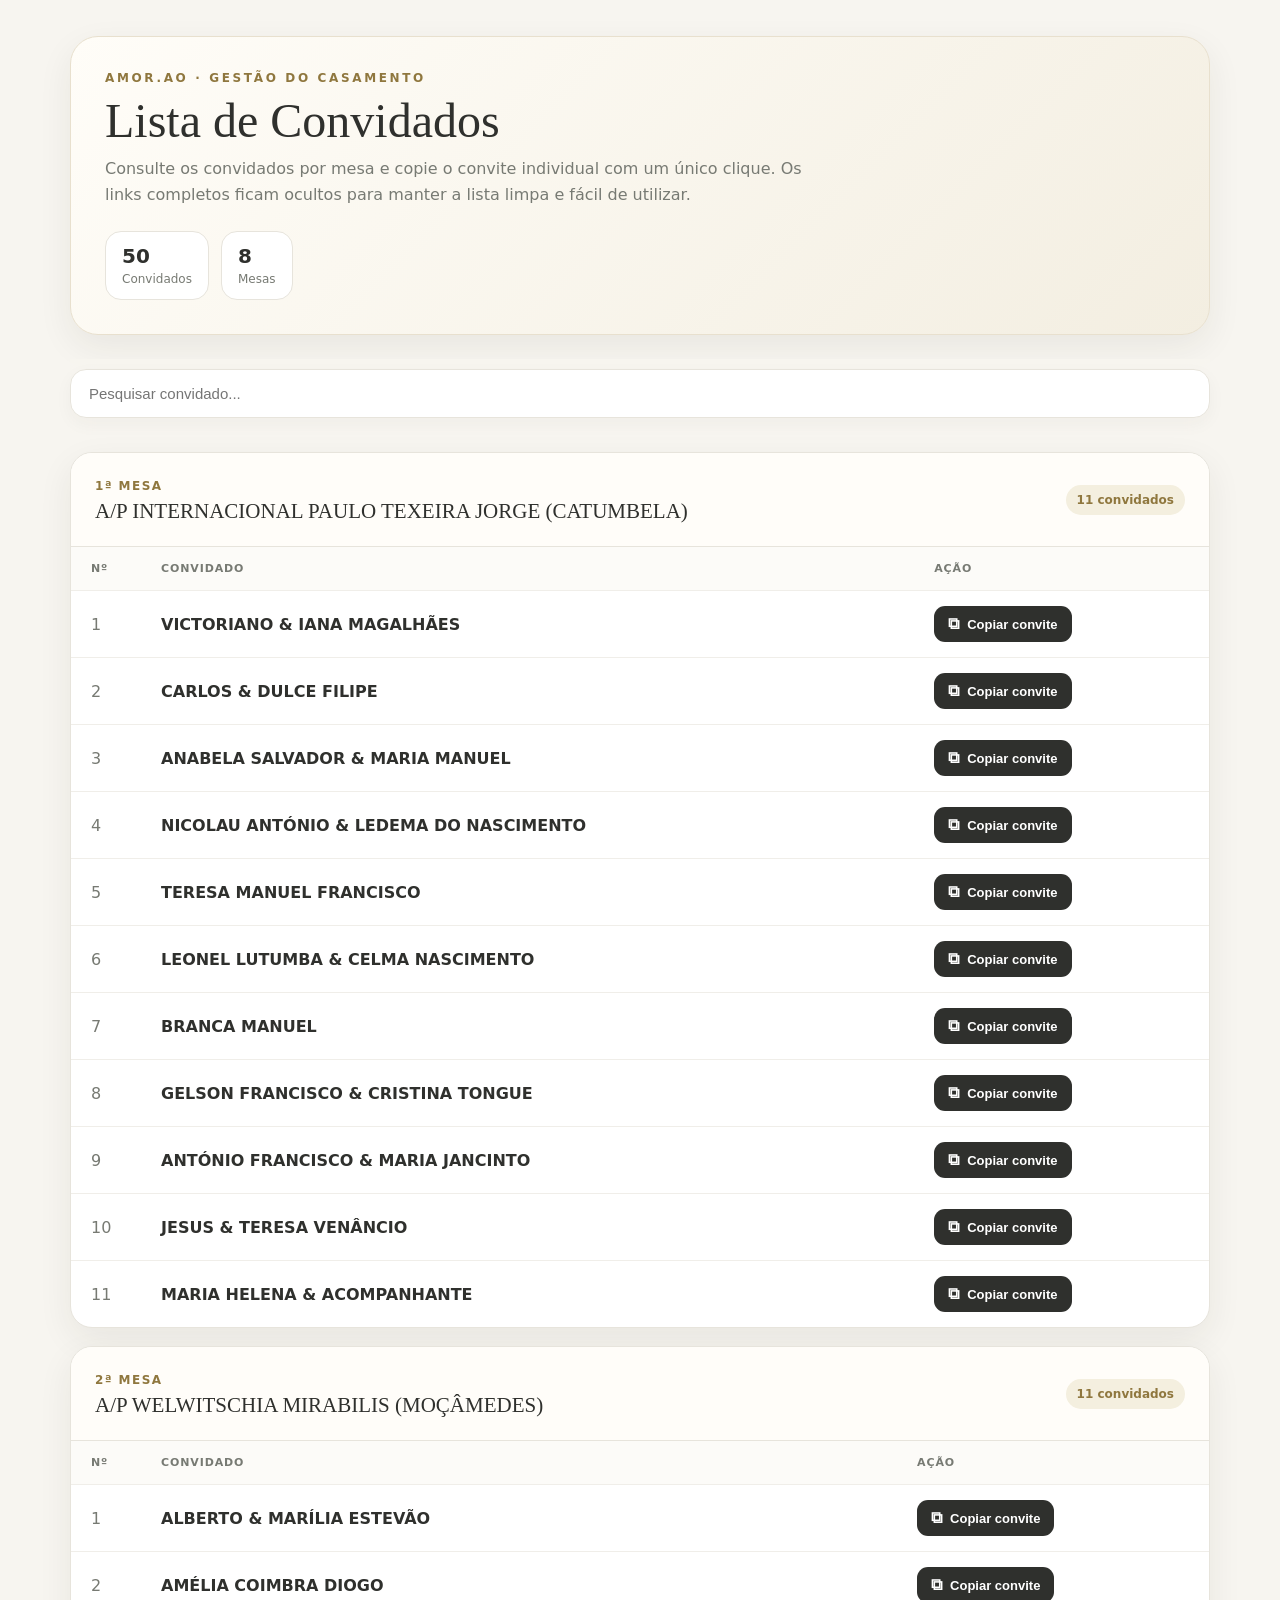
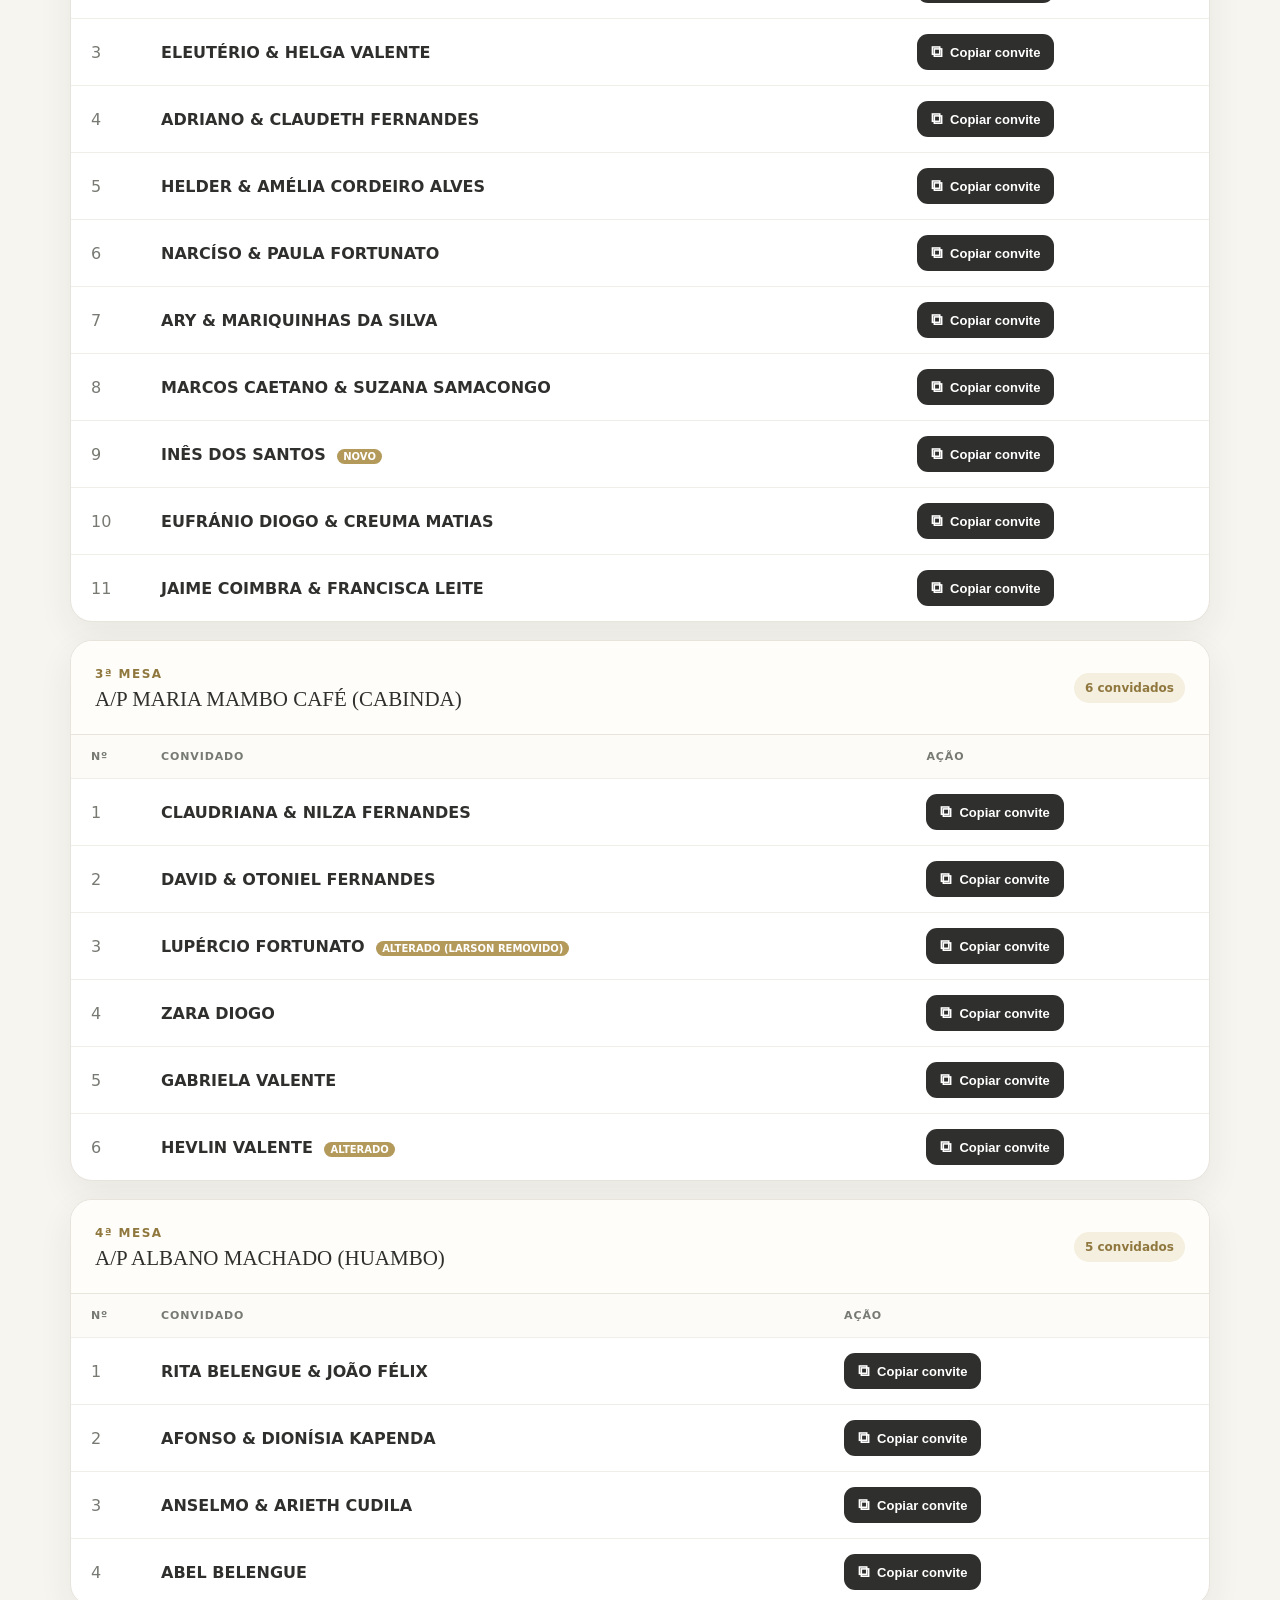
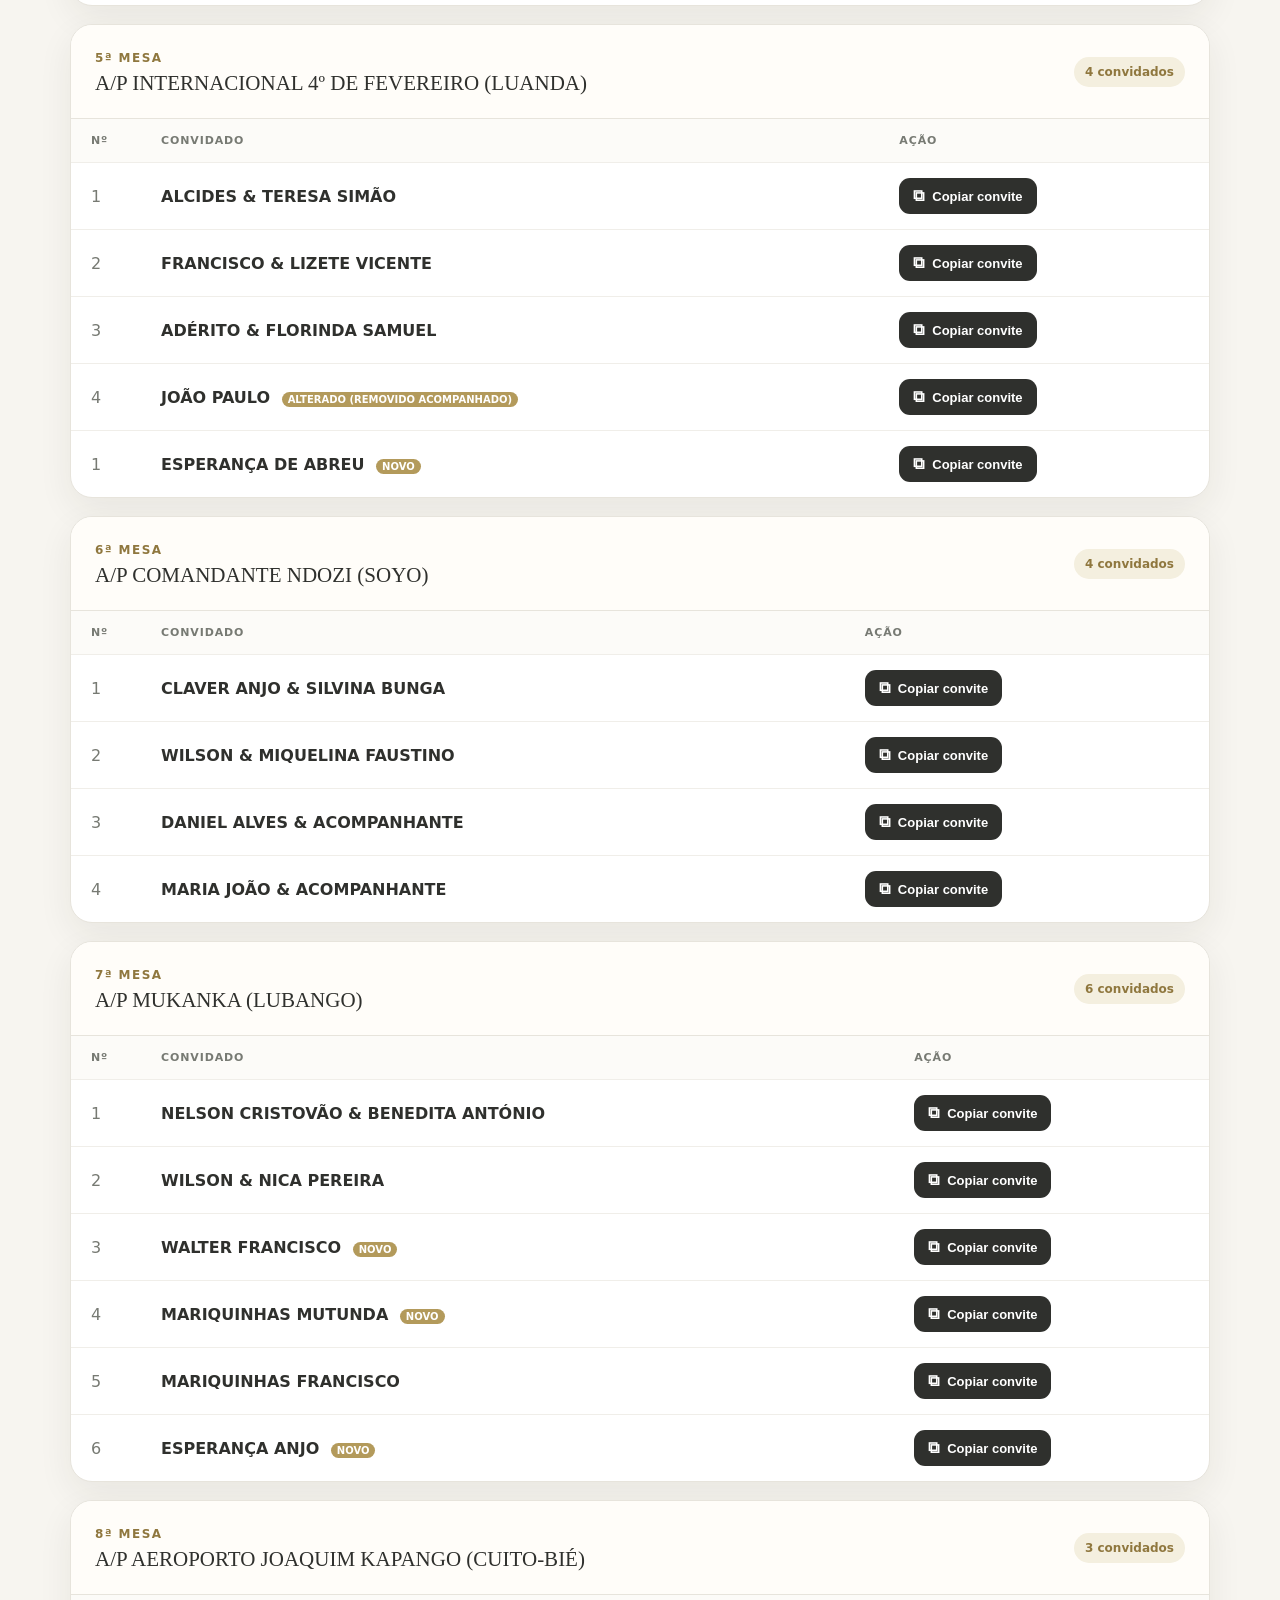
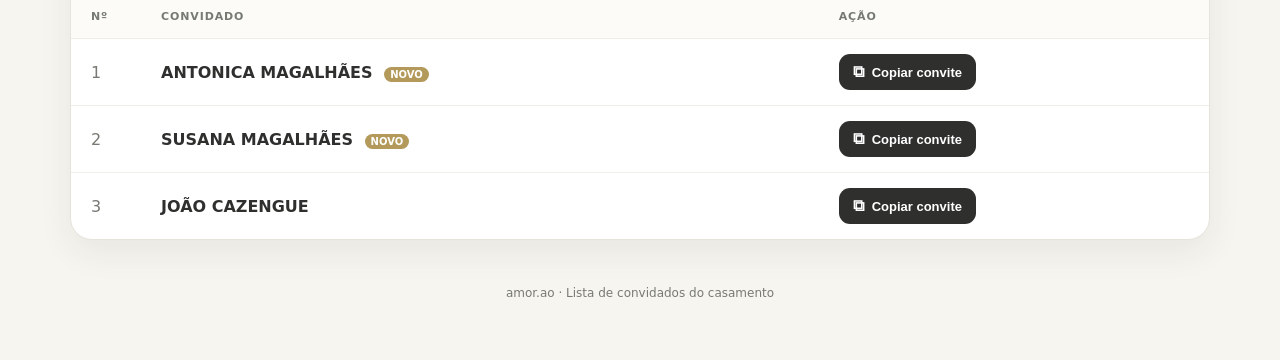
<file: eutropio-linda/pages/lista-convidados.html>
<!DOCTYPE html>
<html lang="pt-AO">
<head>
<meta charset="UTF-8">
<meta name="viewport" content="width=device-width, initial-scale=1.0">
<title>Lista de Convidados — Amor.ao</title>
<meta name="description" content="Gestão dos convidados e convites do casamento">
<style>
:root {
  --bg: #f7f5f0;
  --card: #ffffff;
  --text: #2f302d;
  --muted: #777a73;
  --line: #e7e4dc;
  --gold: #b39a5b;
  --gold-dark: #8f773e;
  --gold-soft: #f4efdf;
  --success: #477a5c;
  --shadow: 0 12px 35px rgba(45,40,28,.07);
}
* { box-sizing:border-box; }
body {
  margin:0; background:var(--bg); color:var(--text);
  font-family: Inter, ui-sans-serif, system-ui, -apple-system, BlinkMacSystemFont, "Segoe UI", sans-serif;
}
.page { max-width:1180px; margin:auto; padding:36px 20px 60px; }
.hero {
  background:linear-gradient(135deg,#fffdf8,#f3eee1);
  border:1px solid #e8e0ce; border-radius:28px; padding:34px;
  box-shadow:var(--shadow); margin-bottom:24px;
}
.brand { color:var(--gold-dark); letter-spacing:.22em; text-transform:uppercase; font-size:12px; font-weight:700; }
h1 { margin:8px 0 8px; font-family:Georgia,serif; font-weight:500; font-size:clamp(30px,5vw,48px); }
.subtitle { color:var(--muted); margin:0; max-width:720px; line-height:1.6; }
.stats { display:flex; gap:12px; flex-wrap:wrap; margin-top:24px; }
.stat { background:#fff; border:1px solid var(--line); border-radius:16px; padding:12px 16px; }
.stat strong { display:block; font-size:20px; }
.stat span { color:var(--muted); font-size:12px; }
.toolbar {
  position:sticky; top:12px; z-index:10; background:rgba(247,245,240,.88);
  backdrop-filter:blur(12px); padding:10px 0 16px;
}
.search {
  width:100%; border:1px solid var(--line); background:#fff; border-radius:16px;
  padding:15px 18px; font-size:15px; outline:none; box-shadow:0 6px 18px rgba(45,40,28,.04);
}
.search:focus { border-color:var(--gold); box-shadow:0 0 0 4px rgba(179,154,91,.12); }
.mesa-card {
  background:var(--card); border:1px solid var(--line); border-radius:22px;
  overflow:hidden; margin:18px 0; box-shadow:var(--shadow);
}
.mesa-header {
  display:flex; align-items:center; justify-content:space-between; gap:16px;
  padding:22px 24px; background:#fffdf9; border-bottom:1px solid var(--line);
}
.mesa-number { color:var(--gold-dark); font-size:12px; font-weight:800; text-transform:uppercase; letter-spacing:.12em; }
.mesa-header h2 { margin:5px 0 0; font:500 21px Georgia,serif; }
.guest-count { white-space:nowrap; color:var(--gold-dark); background:var(--gold-soft); padding:8px 11px; border-radius:999px; font-size:12px; font-weight:700; }
.table-wrap { overflow-x:auto; }
table { width:100%; border-collapse:collapse; min-width:560px; }
th,td { padding:15px 20px; text-align:left; border-bottom:1px solid #f0eee9; }
th { color:var(--muted); font-size:11px; text-transform:uppercase; letter-spacing:.08em; background:#fcfbf8; }
td.num { width:70px; color:var(--muted); }
td.guest-name { font-weight:600; }
tr:last-child td { border-bottom:0; }
.copy-btn {
  border:0; background:#2f302d; color:#fff; border-radius:11px; padding:10px 14px;
  cursor:pointer; font-weight:700; font-size:13px; display:inline-flex; gap:8px; align-items:center;
  transition:.2s ease;
}
.copy-btn:hover { transform:translateY(-1px); background:#171815; }
.copy-btn.copied { background:var(--success); }
.copy-icon { font-size:16px; line-height:1; }
.empty {
  display:none; text-align:center; color:var(--muted); padding:36px;
  background:#fff; border:1px dashed var(--line); border-radius:18px;
}
.footer { text-align:center; color:var(--muted); font-size:12px; padding-top:28px; }
.new-badge {
  display:inline-block; background:var(--gold); color:#fff; font-size:10px; font-weight:700;
  padding:2px 6px; border-radius:999px; margin-left:6px; text-transform:uppercase;
}
@media(max-width:640px) {
  .page { padding:20px 12px 40px; }
  .hero { padding:25px 20px; border-radius:22px; }
  .mesa-header { padding:18px; align-items:flex-start; }
  th,td { padding:13px 14px; }
  .copy-btn span:last-child { display:none; }
  .copy-btn { width:42px; height:42px; justify-content:center; padding:0; }
}
</style>
</head>
<body>
<main class="page">
  <section class="hero">
    <div class="brand">amor.ao · gestão do casamento</div>
    <h1>Lista de Convidados</h1>
    <p class="subtitle">Consulte os convidados por mesa e copie o convite individual com um único clique. Os links completos ficam ocultos para manter a lista limpa e fácil de utilizar.</p>
    <div class="stats">
      <div class="stat"><strong>50</strong><span>Convidados</span></div>
      <div class="stat"><strong>8</strong><span>Mesas</span></div>
    </div>
  </section>

  <div class="toolbar">
    <input id="search" class="search" type="search" placeholder="Pesquisar convidado..." aria-label="Pesquisar convidado">
  </div>

  <div id="tables">
    
      <section class="mesa-card" data-mesa="1ª MESA">
        <div class="mesa-header">
          <div>
            <span class="mesa-number">1ª MESA</span>
            <h2>A/P INTERNACIONAL PAULO TEXEIRA JORGE (CATUMBELA)</h2>
          </div>
          <span class="guest-count">11 convidados</span>
        </div>
        <div class="table-wrap">
          <table>
            <thead>
              <tr><th>Nº</th><th>Convidado</th><th>Ação</th></tr>
            </thead>
            <tbody>
              
        <tr data-name="victoriano &amp; iana magalhães">
          <td class="num">1</td>
          <td class="guest-name">VICTORIANO &amp; IANA MAGALHÃES</td>
          <td class="action-cell">
            <button class="copy-btn" type="button"
              data-link="https://www.amor.ao/eutropio-linda/index.html?guest=VICTORIANO%20%26%20IANA%20MAGALH%C3%83ES&amp;table=1%C2%AA%20MESA%20-%20A/P%20INTERNACIONAL%20PAULO%20TEXEIRA%20JORGE%20%28CATUMBELA%29"
              onclick="copyInvite(this)">
              <span class="copy-icon">⧉</span>
              <span>Copiar convite</span>
            </button>
          </td>
        </tr>
        <tr data-name="carlos &amp; dulce filipe">
          <td class="num">2</td>
          <td class="guest-name">CARLOS &amp; DULCE FILIPE</td>
          <td class="action-cell">
            <button class="copy-btn" type="button"
              data-link="https://www.amor.ao/eutropio-linda/index.html?guest=CARLOS%20%26%20DULCE%20FILIPE&amp;table=1%C2%AA%20MESA%20-%20A/P%20INTERNACIONAL%20PAULO%20TEXEIRA%20JORGE%20%28CATUMBELA%29"
              onclick="copyInvite(this)">
              <span class="copy-icon">⧉</span>
              <span>Copiar convite</span>
            </button>
          </td>
        </tr>
        <tr data-name="anabela salvador &amp; maria manuel">
          <td class="num">3</td>
          <td class="guest-name">ANABELA SALVADOR &amp; MARIA MANUEL</td>
          <td class="action-cell">
            <button class="copy-btn" type="button"
              data-link="https://www.amor.ao/eutropio-linda/index.html?guest=ANABELA%20SALVADOR%20%26%20MARIA%20MANUEL&amp;table=1%C2%AA%20MESA%20-%20A/P%20INTERNACIONAL%20PAULO%20TEXEIRA%20JORGE%20%28CATUMBELA%29"
              onclick="copyInvite(this)">
              <span class="copy-icon">⧉</span>
              <span>Copiar convite</span>
            </button>
          </td>
        </tr>
        <tr data-name="nicolau antónio &amp; ledema do nascimento">
          <td class="num">4</td>
          <td class="guest-name">NICOLAU ANTÓNIO &amp; LEDEMA DO NASCIMENTO</td>
          <td class="action-cell">
            <button class="copy-btn" type="button"
              data-link="https://www.amor.ao/eutropio-linda/index.html?guest=NICOLAU%20ANT%C3%93NIO%20%26%20LEDEMA%20DO%20NASCIMENTO&amp;table=1%C2%AA%20MESA%20-%20A/P%20INTERNACIONAL%20PAULO%20TEXEIRA%20JORGE%20%28CATUMBELA%29"
              onclick="copyInvite(this)">
              <span class="copy-icon">⧉</span>
              <span>Copiar convite</span>
            </button>
          </td>
        </tr>
        <tr data-name="teresa manuel francisco">
          <td class="num">5</td>
          <td class="guest-name">TERESA MANUEL FRANCISCO</td>
          <td class="action-cell">
            <button class="copy-btn" type="button"
              data-link="https://www.amor.ao/eutropio-linda/index.html?guest=TERESA%20MANUEL%20FRANCISCO&amp;table=1%C2%AA%20MESA%20-%20A/P%20INTERNACIONAL%20PAULO%20TEXEIRA%20JORGE%20%28CATUMBELA%29"
              onclick="copyInvite(this)">
              <span class="copy-icon">⧉</span>
              <span>Copiar convite</span>
            </button>
          </td>
        </tr>
        <tr data-name="leonel lutumba &amp; celma nascimento">
          <td class="num">6</td>
          <td class="guest-name">LEONEL LUTUMBA &amp; CELMA NASCIMENTO</td>
          <td class="action-cell">
            <button class="copy-btn" type="button"
              data-link="https://www.amor.ao/eutropio-linda/index.html?guest=LEONEL%20LUTUMBA%20%26%20CELMA%20NASCIMENTO&amp;table=1%C2%AA%20MESA%20-%20A/P%20INTERNACIONAL%20PAULO%20TEXEIRA%20JORGE%20%28CATUMBELA%29"
              onclick="copyInvite(this)">
              <span class="copy-icon">⧉</span>
              <span>Copiar convite</span>
            </button>
          </td>
        </tr>
        <tr data-name="branca manuel">
          <td class="num">7</td>
          <td class="guest-name">BRANCA MANUEL</td>
          <td class="action-cell">
            <button class="copy-btn" type="button"
              data-link="https://www.amor.ao/eutropio-linda/index.html?guest=BRANCA%20MANUEL&amp;table=1%C2%AA%20MESA%20-%20A/P%20INTERNACIONAL%20PAULO%20TEXEIRA%20JORGE%20%28CATUMBELA%29"
              onclick="copyInvite(this)">
              <span class="copy-icon">⧉</span>
              <span>Copiar convite</span>
            </button>
          </td>
        </tr>
        <tr data-name="gelson francisco &amp; cristina tongue">
          <td class="num">8</td>
          <td class="guest-name">GELSON FRANCISCO &amp; CRISTINA TONGUE</td>
          <td class="action-cell">
            <button class="copy-btn" type="button"
              data-link="https://www.amor.ao/eutropio-linda/index.html?guest=GELSON%20FRANCISCO%20%26%20CRISTINA%20TONGUE&amp;table=1%C2%AA%20MESA%20-%20A/P%20INTERNACIONAL%20PAULO%20TEXEIRA%20JORGE%20%28CATUMBELA%29"
              onclick="copyInvite(this)">
              <span class="copy-icon">⧉</span>
              <span>Copiar convite</span>
            </button>
          </td>
        </tr>
        <tr data-name="antónio francisco &amp; maria jancinto">
          <td class="num">9</td>
          <td class="guest-name">ANTÓNIO FRANCISCO &amp; MARIA JANCINTO</td>
          <td class="action-cell">
            <button class="copy-btn" type="button"
              data-link="https://www.amor.ao/eutropio-linda/index.html?guest=ANT%C3%93NIO%20FRANCISCO%20%26%20MARIA%20JANCINTO&amp;table=1%C2%AA%20MESA%20-%20A/P%20INTERNACIONAL%20PAULO%20TEXEIRA%20JORGE%20%28CATUMBELA%29"
              onclick="copyInvite(this)">
              <span class="copy-icon">⧉</span>
              <span>Copiar convite</span>
            </button>
          </td>
        </tr>
        <tr data-name="jesus &amp; teresa venâncio">
          <td class="num">10</td>
          <td class="guest-name">JESUS &amp; TERESA VENÂNCIO</td>
          <td class="action-cell">
            <button class="copy-btn" type="button"
              data-link="https://www.amor.ao/eutropio-linda/index.html?guest=JESUS%20%26%20TERESA%20VEN%C3%82NCIO&amp;table=1%C2%AA%20MESA%20-%20A/P%20INTERNACIONAL%20PAULO%20TEXEIRA%20JORGE%20%28CATUMBELA%29"
              onclick="copyInvite(this)">
              <span class="copy-icon">⧉</span>
              <span>Copiar convite</span>
            </button>
          </td>
        </tr>
        <tr data-name="maria helena &amp; acompanhante">
          <td class="num">11</td>
          <td class="guest-name">MARIA HELENA &amp; ACOMPANHANTE</td>
          <td class="action-cell">
            <button class="copy-btn" type="button"
              data-link="https://www.amor.ao/eutropio-linda/index.html?guest=MARIA%20HELENA%20%26%20ACOMPANHANTE&amp;table=1%C2%AA%20MESA%20-%20A/P%20INTERNACIONAL%20PAULO%20TEXEIRA%20JORGE%20%28CATUMBELA%29"
              onclick="copyInvite(this)">
              <span class="copy-icon">⧉</span>
              <span>Copiar convite</span>
            </button>
          </td>
        </tr>
            </tbody>
          </table>
        </div>
      </section>
    
      <section class="mesa-card" data-mesa="2ª MESA">
        <div class="mesa-header">
          <div>
            <span class="mesa-number">2ª MESA</span>
            <h2>A/P WELWITSCHIA MIRABILIS (MOÇÂMEDES)</h2>
          </div>
          <span class="guest-count">11 convidados</span>
        </div>
        <div class="table-wrap">
          <table>
            <thead>
              <tr><th>Nº</th><th>Convidado</th><th>Ação</th></tr>
            </thead>
            <tbody>
              
        <tr data-name="alberto &amp; marília estevão">
          <td class="num">1</td>
          <td class="guest-name">ALBERTO &amp; MARÍLIA ESTEVÃO</td>
          <td class="action-cell">
            <button class="copy-btn" type="button"
              data-link="https://www.amor.ao/eutropio-linda/index.html?guest=ALBERTO%20%26%20MAR%C3%8DLIA%20ESTEV%C3%83O&amp;table=2%C2%AA%20MESA%20-%20A/P%20WELWITSCHIA%20MIRABILIS%20%28MO%C3%87%C3%82MEDES%29"
              onclick="copyInvite(this)">
              <span class="copy-icon">⧉</span>
              <span>Copiar convite</span>
            </button>
          </td>
        </tr>
        <tr data-name="amélia coimbra diogo">
          <td class="num">2</td>
          <td class="guest-name">AMÉLIA COIMBRA DIOGO</td>
          <td class="action-cell">
            <button class="copy-btn" type="button"
              data-link="https://www.amor.ao/eutropio-linda/index.html?guest=AM%C3%89LIA%20COIMBRA%20DIOGO&amp;table=2%C2%AA%20MESA%20-%20A/P%20WELWITSCHIA%20MIRABILIS%20%28MO%C3%87%C3%82MEDES%29"
              onclick="copyInvite(this)">
              <span class="copy-icon">⧉</span>
              <span>Copiar convite</span>
            </button>
          </td>
        </tr>
        <tr data-name="eleutério &amp; helga valente">
          <td class="num">3</td>
          <td class="guest-name">ELEUTÉRIO &amp; HELGA VALENTE</td>
          <td class="action-cell">
            <button class="copy-btn" type="button"
              data-link="https://www.amor.ao/eutropio-linda/index.html?guest=ELEUT%C3%89RIO%20%26%20HELGA%20VALENTE&amp;table=2%C2%AA%20MESA%20-%20A/P%20WELWITSCHIA%20MIRABILIS%20%28MO%C3%87%C3%82MEDES%29"
              onclick="copyInvite(this)">
              <span class="copy-icon">⧉</span>
              <span>Copiar convite</span>
            </button>
          </td>
        </tr>
        <tr data-name="adriano &amp; claudeth fernandes">
          <td class="num">4</td>
          <td class="guest-name">ADRIANO &amp; CLAUDETH FERNANDES</td>
          <td class="action-cell">
            <button class="copy-btn" type="button"
              data-link="https://www.amor.ao/eutropio-linda/index.html?guest=ADRIANO%20%26%20CLAUDETH%20FERNANDES&amp;table=2%C2%AA%20MESA%20-%20A/P%20WELWITSCHIA%20MIRABILIS%20%28MO%C3%87%C3%82MEDES%29"
              onclick="copyInvite(this)">
              <span class="copy-icon">⧉</span>
              <span>Copiar convite</span>
            </button>
          </td>
        </tr>
        <tr data-name="helder &amp; amélia cordeiro alves">
          <td class="num">5</td>
          <td class="guest-name">HELDER &amp; AMÉLIA CORDEIRO ALVES</td>
          <td class="action-cell">
            <button class="copy-btn" type="button"
              data-link="https://www.amor.ao/eutropio-linda/index.html?guest=HELDER%20%26%20AM%C3%89LIA%20CORDEIRO%20ALVES&amp;table=2%C2%AA%20MESA%20-%20A/P%20WELWITSCHIA%20MIRABILIS%20%28MO%C3%87%C3%82MEDES%29"
              onclick="copyInvite(this)">
              <span class="copy-icon">⧉</span>
              <span>Copiar convite</span>
            </button>
          </td>
        </tr>
        <tr data-name="narcíso &amp; paula fortunato">
          <td class="num">6</td>
          <td class="guest-name">NARCÍSO &amp; PAULA FORTUNATO</td>
          <td class="action-cell">
            <button class="copy-btn" type="button"
              data-link="https://www.amor.ao/eutropio-linda/index.html?guest=NARC%C3%8DSO%20%26%20PAULA%20FORTUNATO&amp;table=2%C2%AA%20MESA%20-%20A/P%20WELWITSCHIA%20MIRABILIS%20%28MO%C3%87%C3%82MEDES%29"
              onclick="copyInvite(this)">
              <span class="copy-icon">⧉</span>
              <span>Copiar convite</span>
            </button>
          </td>
        </tr>
        <tr data-name="ary &amp; mariquinhas da silva">
          <td class="num">7</td>
          <td class="guest-name">ARY &amp; MARIQUINHAS DA SILVA</td>
          <td class="action-cell">
            <button class="copy-btn" type="button"
              data-link="https://www.amor.ao/eutropio-linda/index.html?guest=ARY%20%26%20MARIQUINHAS%20DA%20SILVA&amp;table=2%C2%AA%20MESA%20-%20A/P%20WELWITSCHIA%20MIRABILIS%20%28MO%C3%87%C3%82MEDES%29"
              onclick="copyInvite(this)">
              <span class="copy-icon">⧉</span>
              <span>Copiar convite</span>
            </button>
          </td>
        </tr>
        <tr data-name="marcos caetano &amp; suzana samacongo">
          <td class="num">8</td>
          <td class="guest-name">MARCOS CAETANO &amp; SUZANA SAMACONGO</td>
          <td class="action-cell">
            <button class="copy-btn" type="button"
              data-link="https://www.amor.ao/eutropio-linda/index.html?guest=MARCOS%20CAETANO%20%26%20SUZANA%20SAMACONGO&amp;table=2%C2%AA%20MESA%20-%20A/P%20WELWITSCHIA%20MIRABILIS%20%28MO%C3%87%C3%82MEDES%29"
              onclick="copyInvite(this)">
              <span class="copy-icon">⧉</span>
              <span>Copiar convite</span>
            </button>
          </td>
        </tr>
        <tr data-name="inês dos santos">
          <td class="num">9</td>
          <td class="guest-name">INÊS DOS SANTOS <span class="new-badge">novo</span></td></td>
          <td class="action-cell">
            <button class="copy-btn" type="button"
              data-link="https://www.amor.ao/eutropio-linda/index.html?guest=IN%C3%8AS%20DOS%20SANTOS&amp;table=2%C2%AA%20MESA%20-%20A/P%20WELWITSCHIA%20MIRABILIS%20%28MO%C3%87%C3%82MEDES%29"
              onclick="copyInvite(this)">
              <span class="copy-icon">⧉</span>
              <span>Copiar convite</span>
            </button>
          </td>
        </tr>
        <tr data-name="eufránio diogo &amp; creuma matias">
          <td class="num">10</td>
          <td class="guest-name">EUFRÁNIO DIOGO &amp; CREUMA MATIAS</td>
          <td class="action-cell">
            <button class="copy-btn" type="button"
              data-link="https://www.amor.ao/eutropio-linda/index.html?guest=EUFR%C3%81NIO%20DIOGO%20%26%20CREUMA%20MATIAS&amp;table=2%C2%AA%20MESA%20-%20A/P%20WELWITSCHIA%20MIRABILIS%20%28MO%C3%87%C3%82MEDES%29"
              onclick="copyInvite(this)">
              <span class="copy-icon">⧉</span>
              <span>Copiar convite</span>
            </button>
          </td>
        </tr>
        <tr data-name="jaime coimbra &amp; francisca leite">
          <td class="num">11</td>
          <td class="guest-name">JAIME COIMBRA &amp; FRANCISCA LEITE</td>
          <td class="action-cell">
            <button class="copy-btn" type="button"
              data-link="https://www.amor.ao/eutropio-linda/index.html?guest=JAIME%20COIMBRA%20%26%20FRANCISCA%20LEITE&amp;table=2%C2%AA%20MESA%20-%20A/P%20WELWITSCHIA%20MIRABILIS%20%28MO%C3%87%C3%82MEDES%29"
              onclick="copyInvite(this)">
              <span class="copy-icon">⧉</span>
              <span>Copiar convite</span>
            </button>
          </td>
        </tr>
            </tbody>
          </table>
        </div>
      </section>
    
      <section class="mesa-card" data-mesa="3ª MESA">
        <div class="mesa-header">
          <div>
            <span class="mesa-number">3ª MESA</span>
            <h2>A/P MARIA MAMBO CAFÉ (CABINDA)</h2>
          </div>
          <span class="guest-count">6 convidados</span>
        </div>
        <div class="table-wrap">
          <table>
            <thead>
              <tr><th>Nº</th><th>Convidado</th><th>Ação</th></tr>
            </thead>
            <tbody>
              
        <tr data-name="claudriana &amp; nilza fernandes">
          <td class="num">1</td>
          <td class="guest-name">CLAUDRIANA &amp; NILZA FERNANDES</td>
          <td class="action-cell">
            <button class="copy-btn" type="button"
              data-link="https://www.amor.ao/eutropio-linda/index.html?guest=CLAUDRIANA%20%26%20NILZA%20FERNANDES&amp;table=3%C2%AA%20MESA%20-%20A/P%20MARIA%20MAMBO%20CAF%C3%89%20%28CABINDA%29"
              onclick="copyInvite(this)">
              <span class="copy-icon">⧉</span>
              <span>Copiar convite</span>
            </button>
          </td>
        </tr>
        <tr data-name="david &amp; otoniel fernandes">
          <td class="num">2</td>
          <td class="guest-name">DAVID &amp; OTONIEL FERNANDES</td>
          <td class="action-cell">
            <button class="copy-btn" type="button"
              data-link="https://www.amor.ao/eutropio-linda/index.html?guest=DAVID%20%26%20OTONIEL%20FERNANDES&amp;table=3%C2%AA%20MESA%20-%20A/P%20MARIA%20MAMBO%20CAF%C3%89%20%28CABINDA%29"
              onclick="copyInvite(this)">
              <span class="copy-icon">⧉</span>
              <span>Copiar convite</span>
            </button>
          </td>
        </tr>
        <tr data-name="lupércio fortunato">
          <td class="num">3</td>
          <td class="guest-name">LUPÉRCIO FORTUNATO <span class="new-badge">alterado (Larson Removido)</span></td></td>
          <td class="action-cell">
            <button class="copy-btn" type="button"
              data-link="https://www.amor.ao/eutropio-linda/index.html?guest=LUP%C3%89RCIO%20&amp;table=3%C2%AA%20MESA%20-%20A/P%20MARIA%20MAMBO%20CAF%C3%89%20%28CABINDA%29"
              onclick="copyInvite(this)">
              <span class="copy-icon">⧉</span>
              <span>Copiar convite</span>
            </button>
          </td>
        </tr>
        <tr data-name="zara diogo">
          <td class="num">4</td>
          <td class="guest-name">ZARA DIOGO</td>
          <td class="action-cell">
            <button class="copy-btn" type="button"
              data-link="https://www.amor.ao/eutropio-linda/index.html?guest=ZARA%20DIOGO&amp;table=3%C2%AA%20MESA%20-%20A/P%20MARIA%20MAMBO%20CAF%C3%89%20%28CABINDA%29"
              onclick="copyInvite(this)">
              <span class="copy-icon">⧉</span>
              <span>Copiar convite</span>
            </button>
          </td>
        </tr>
        <tr data-name="gabriela valente">
          <td class="num">5</td>
          <td class="guest-name">GABRIELA VALENTE</td>
          <td class="action-cell">
            <button class="copy-btn" type="button"
              data-link="https://www.amor.ao/eutropio-linda/index.html?guest=GABRIELA%20VALENTE&amp;table=3%C2%AA%20MESA%20-%20A/P%20MARIA%20MAMBO%20CAF%C3%89%20%28CABINDA%29"
              onclick="copyInvite(this)">
              <span class="copy-icon">⧉</span>
              <span>Copiar convite</span>
            </button>
          </td>
        </tr>
        <tr data-name="hevlin valente">
          <td class="num">6</td>
          <td class="guest-name">HEVLIN VALENTE <span class="new-badge">alterado</span></td></td> 
          <td class="action-cell">
            <button class="copy-btn" type="button"
              data-link="https://www.amor.ao/eutropio-linda/index.html?guest=HEVLIN%20VALENTE&amp;table=3%C2%AA%20MESA%20-%20A/P%20MARIA%20MAMBO%20CAF%C3%89%20%28CABINDA%29"
              onclick="copyInvite(this)">
              <span class="copy-icon">⧉</span>
              <span>Copiar convite</span>
            </button>
          </td>
        </tr>
            </tbody>
          </table>
        </div>
      </section>
    
      <section class="mesa-card" data-mesa="4ª MESA">
        <div class="mesa-header">
          <div>
            <span class="mesa-number">4ª MESA</span>
            <h2>A/P ALBANO MACHADO (HUAMBO)</h2>
          </div>
          <span class="guest-count">5 convidados</span>
        </div>
        <div class="table-wrap">
          <table>
            <thead>
              <tr><th>Nº</th><th>Convidado</th><th>Ação</th></tr>
            </thead>
            <tbody>
        
        <tr data-name="rita belengue &amp; joão félix">
          <td class="num">1</td>
          <td class="guest-name">RITA BELENGUE &amp; JOÃO FÉLIX</td>
          <td class="action-cell">
            <button class="copy-btn" type="button"
              data-link="https://www.amor.ao/eutropio-linda/index.html?guest=RITA%20BELENGUE%20%26%20JO%C3%83O%20F%C3%89LIX&amp;table=4%C2%AA%20MESA%20-%20A/P%20ALBANO%20MACHADO%20%28HUAMBO%29"
              onclick="copyInvite(this)">
              <span class="copy-icon">⧉</span>
              <span>Copiar convite</span>
            </button>
          </td>
        </tr>
        <tr data-name="afonso &amp; dionísia kapenda">
          <td class="num">2</td>
          <td class="guest-name">AFONSO &amp; DIONÍSIA KAPENDA</td>
          <td class="action-cell">
            <button class="copy-btn" type="button"
              data-link="https://www.amor.ao/eutropio-linda/index.html?guest=AFONSO%20%26%20DION%C3%8DSIA%20KAPENDA&amp;table=4%C2%AA%20MESA%20-%20A/P%20ALBANO%20MACHADO%20%28HUAMBO%29"
              onclick="copyInvite(this)">
              <span class="copy-icon">⧉</span>
              <span>Copiar convite</span>
            </button>
          </td>
        </tr>
        <tr data-name="anselmo &amp; arieth cudila">
          <td class="num">3</td>
          <td class="guest-name">ANSELMO &amp; ARIETH CUDILA</td>
          <td class="action-cell">
            <button class="copy-btn" type="button"
              data-link="https://www.amor.ao/eutropio-linda/index.html?guest=ANSELMO%20%26%20ARIETH%20CUDILA&amp;table=4%C2%AA%20MESA%20-%20A/P%20ALBANO%20MACHADO%20%28HUAMBO%29"
              onclick="copyInvite(this)">
              <span class="copy-icon">⧉</span>
              <span>Copiar convite</span>
            </button>
          </td>
        </tr>
        <tr data-name="abel belengue">
          <td class="num">4</td>
          <td class="guest-name">ABEL BELENGUE</td>
          <td class="action-cell">
            <button class="copy-btn" type="button"
              data-link="https://www.amor.ao/eutropio-linda/index.html?guest=ABEL%20BELENGUE&amp;table=4%C2%AA%20MESA%20-%20A/P%20ALBANO%20MACHADO%20%28HUAMBO%29"
              onclick="copyInvite(this)">
              <span class="copy-icon">⧉</span>
              <span>Copiar convite</span>
            </button>
          </td>
        </tr>
            </tbody>
          </table>
        </div>
      </section>
    
      <section class="mesa-card" data-mesa="5ª MESA">
        <div class="mesa-header">
          <div>
            <span class="mesa-number">5ª MESA</span>
            <h2>A/P INTERNACIONAL 4º DE FEVEREIRO (LUANDA)</h2>
          </div>
          <span class="guest-count">4 convidados</span>
        </div>
        <div class="table-wrap">
          <table>
            <thead>
              <tr><th>Nº</th><th>Convidado</th><th>Ação</th></tr>
            </thead>
            <tbody>
              
        <tr data-name="alcides &amp; teresa simão">
          <td class="num">1</td>
          <td class="guest-name">ALCIDES &amp; TERESA SIMÃO</td>
          <td class="action-cell">
            <button class="copy-btn" type="button"
              data-link="https://www.amor.ao/eutropio-linda/index.html?guest=ALCIDES%20%26%20TERESA%20SIM%C3%83O&amp;table=5%C2%AA%20MESA%20-%20A/P%20INTERNACIONAL%204%C2%BA%20DE%20FEVEREIRO%20%28LUANDA%29"
              onclick="copyInvite(this)">
              <span class="copy-icon">⧉</span>
              <span>Copiar convite</span>
            </button>
          </td>
        </tr>
        <tr data-name="francisco &amp; lizete vicente">
          <td class="num">2</td>
          <td class="guest-name">FRANCISCO &amp; LIZETE VICENTE</td>
          <td class="action-cell">
            <button class="copy-btn" type="button"
              data-link="https://www.amor.ao/eutropio-linda/index.html?guest=FRANCISCO%20%26%20LIZETE%20VICENTE&amp;table=5%C2%AA%20MESA%20-%20A/P%20INTERNACIONAL%204%C2%BA%20DE%20FEVEREIRO%20%28LUANDA%29"
              onclick="copyInvite(this)">
              <span class="copy-icon">⧉</span>
              <span>Copiar convite</span>
            </button>
          </td>
        </tr>
        <tr data-name="adérito &amp; florinda samuel">
          <td class="num">3</td>
          <td class="guest-name">ADÉRITO &amp; FLORINDA SAMUEL</td>
          <td class="action-cell">
            <button class="copy-btn" type="button"
              data-link="https://www.amor.ao/eutropio-linda/index.html?guest=AD%C3%89RITO%20%26%20FLORINDA%20SAMUEL&amp;table=5%C2%AA%20MESA%20-%20A/P%20INTERNACIONAL%204%C2%BA%20DE%20FEVEREIRO%20%28LUANDA%29"
              onclick="copyInvite(this)">
              <span class="copy-icon">⧉</span>
              <span>Copiar convite</span>
            </button>
          </td>
        </tr>
        <tr data-name="joão paulo">
          <td class="num">4</td>
          <td class="guest-name">JOÃO PAULO <span class="new-badge">alterado (removido acompanhado)</span></td>
          <td class="action-cell">
            <button class="copy-btn" type="button"
              data-link="https://www.amor.ao/eutropio-linda/index.html?guest=JO%C3%83O%20PAULO&amp;table=5%C2%AA%20MESA%20-%20A/P%20INTERNACIONAL%204%C2%BA%20DE%20FEVEREIRO%20%28LUANDA%29"
              onclick="copyInvite(this)">
              <span class="copy-icon">⧉</span>
              <span>Copiar convite</span>
            </button>
          </td>
        </tr>

                <tr data-name="esperança de abreu">
          <td class="num">1</td>
          <td class="guest-name">ESPERANÇA DE ABREU <span class="new-badge">novo</span></td>
          <td class="action-cell">
            <button class="copy-btn" type="button"
              data-link="https://www.amor.ao/eutropio-linda/index.html?guest=ESPERAN%C3%87A%20DE%20ABREU&amp;table=5%C2%AA%20MESA%20-%20A/P%20INTERNACIONAL%204%C2%BA%20DE%20FEVEREIRO%20%28LUANDA%29"
              onclick="copyInvite(this)">
              <span class="copy-icon">⧉</span>
              <span>Copiar convite</span>
            </button>
          </td>
        </tr>
            </tbody>
          </table>
        </div>
      </section>
    
      <section class="mesa-card" data-mesa="6ª MESA">
        <div class="mesa-header">
          <div>
            <span class="mesa-number">6ª MESA</span>
            <h2>A/P COMANDANTE NDOZI (SOYO)</h2>
          </div>
          <span class="guest-count">4 convidados</span>
        </div>
        <div class="table-wrap">
          <table>
            <thead>
              <tr><th>Nº</th><th>Convidado</th><th>Ação</th></tr>
            </thead>
            <tbody>
              
        <tr data-name="claver anjo &amp; silvina bunga">
          <td class="num">1</td>
          <td class="guest-name">CLAVER ANJO &amp; SILVINA BUNGA</td>
          <td class="action-cell">
            <button class="copy-btn" type="button"
              data-link="https://www.amor.ao/eutropio-linda/index.html?guest=CLAVER%20ANJO%20%26%20SILVINA%20BUNGA&amp;table=6%C2%AA%20MESA%20-%20A/P%20COMANDANTE%20NDOZI%20%28SOYO%29"
              onclick="copyInvite(this)">
              <span class="copy-icon">⧉</span>
              <span>Copiar convite</span>
            </button>
          </td>
        </tr>
        <tr data-name="wilson &amp; miquelina faustino">
          <td class="num">2</td>
          <td class="guest-name">WILSON &amp; MIQUELINA FAUSTINO</td>
          <td class="action-cell">
            <button class="copy-btn" type="button"
              data-link="https://www.amor.ao/eutropio-linda/index.html?guest=WILSON%20%26%20MIQUELINA%20FAUSTINO&amp;table=6%C2%AA%20MESA%20-%20A/P%20COMANDANTE%20NDOZI%20%28SOYO%29"
              onclick="copyInvite(this)">
              <span class="copy-icon">⧉</span>
              <span>Copiar convite</span>
            </button>
          </td>
        </tr>
        <tr data-name="daniel alves &amp; acompanhante">
          <td class="num">3</td>
          <td class="guest-name">DANIEL ALVES &amp; ACOMPANHANTE</td>
          <td class="action-cell">
            <button class="copy-btn" type="button"
              data-link="https://www.amor.ao/eutropio-linda/index.html?guest=DANIEL%20ALVES%20%26%20ACOMPANHANTE&amp;table=6%C2%AA%20MESA%20-%20A/P%20COMANDANTE%20NDOZI%20%28SOYO%29"
              onclick="copyInvite(this)">
              <span class="copy-icon">⧉</span>
              <span>Copiar convite</span>
            </button>
          </td>
        </tr>
        <tr data-name="maria joão &amp; acompanhante">
          <td class="num">4</td>
          <td class="guest-name">MARIA JOÃO &amp; ACOMPANHANTE</td>
          <td class="action-cell">
            <button class="copy-btn" type="button"
              data-link="https://www.amor.ao/eutropio-linda/index.html?guest=MARIA%20JO%C3%83O%20%26%20ACOMPANHANTE&amp;table=6%C2%AA%20MESA%20-%20A/P%20COMANDANTE%20NDOZI%20%28SOYO%29"
              onclick="copyInvite(this)">
              <span class="copy-icon">⧉</span>
              <span>Copiar convite</span>
            </button>
          </td>
        </tr>
            </tbody>
          </table>
        </div>
      </section>
    
      <section class="mesa-card" data-mesa="7ª MESA">
        <div class="mesa-header">
          <div>
            <span class="mesa-number">7ª MESA</span>
            <h2>A/P MUKANKA (LUBANGO)</h2>
          </div>
          <span class="guest-count">6 convidados</span>
        </div>
        <div class="table-wrap">
          <table>
            <thead>
              <tr><th>Nº</th><th>Convidado</th><th>Ação</th></tr>
            </thead>
            <tbody>
              
        <tr data-name="nelson cristovão &amp; benedita antónio">
          <td class="num">1</td>
          <td class="guest-name">NELSON CRISTOVÃO &amp; BENEDITA ANTÓNIO</td>
          <td class="action-cell">
            <button class="copy-btn" type="button"
              data-link="https://www.amor.ao/eutropio-linda/index.html?guest=NELSON%20CRISTOV%C3%83O%20%26%20BENEDITA%20ANT%C3%93NIO&amp;table=7%C2%AA%20MESA%20-%20A/P%20MUKANKA%20%28LUBANGO%29"
              onclick="copyInvite(this)">
              <span class="copy-icon">⧉</span>
              <span>Copiar convite</span>
            </button>
          </td>
        </tr>
        <tr data-name="wilson &amp; nica pereira">
          <td class="num">2</td>
          <td class="guest-name">WILSON &amp; NICA PEREIRA</td>
          <td class="action-cell">
            <button class="copy-btn" type="button"
              data-link="https://www.amor.ao/eutropio-linda/index.html?guest=WILSON%20%26%20NICA%20PEREIRA&amp;table=7%C2%AA%20MESA%20-%20A/P%20MUKANKA%20%28LUBANGO%29"
              onclick="copyInvite(this)">
              <span class="copy-icon">⧉</span>
              <span>Copiar convite</span>
            </button>
          </td>
        </tr>
        <tr data-name="walter francisco">
          <td class="num">3</td>
          <td class="guest-name">WALTER FRANCISCO <span class="new-badge">novo</span></td>
          <td class="action-cell">
            <button class="copy-btn" type="button"
              data-link="https://www.amor.ao/eutropio-linda/index.html?guest=WALTER%20FRANCISCO&amp;table=7%C2%AA%20MESA%20-%20A/P%20MUKANKA%20%28LUBANGO%29"
              onclick="copyInvite(this)">
              <span class="copy-icon">⧉</span>
              <span>Copiar convite</span>
            </button>
          </td>
        </tr>
        <tr data-name="mariquinhas mutunda">
          <td class="num">4</td>
          <td class="guest-name">MARIQUINHAS MUTUNDA <span class="new-badge">novo</span></td>
          <td class="action-cell">
            <button class="copy-btn" type="button"
              data-link="https://www.amor.ao/eutropio-linda/index.html?guest=MARIQUINHAS%20MUTUNDA&amp;table=7%C2%AA%20MESA%20-%20A/P%20MUKANKA%20%28LUBANGO%29"
              onclick="copyInvite(this)">
              <span class="copy-icon">⧉</span>
              <span>Copiar convite</span>
            </button>
          </td>
        </tr>
        <tr data-name="mariquinhas francisco">
          <td class="num">5</td>
          <td class="guest-name">MARIQUINHAS FRANCISCO</td>
          <td class="action-cell">
            <button class="copy-btn" type="button"
              data-link="https://www.amor.ao/eutropio-linda/index.html?guest=MARIQUINHAS%20FRANCISCO&amp;table=7%C2%AA%20MESA%20-%20A/P%20MUKANKA%20%28LUBANGO%29"
              onclick="copyInvite(this)">
              <span class="copy-icon">⧉</span>
              <span>Copiar convite</span>
            </button>
          </td>
        </tr>
        <tr data-name="esperança anjo">
          <td class="num">6</td>
          <td class="guest-name">ESPERANÇA ANJO <span class="new-badge">novo</span></td>
          <td class="action-cell">
            <button class="copy-btn" type="button"
              data-link="https://www.amor.ao/eutropio-linda/index.html?guest=ESPERAN%C3%87A%20ANJO&table=7%C2%AA%20MESA%20-%20A%2FP%20MUKANKA%20%28LUBANGO%29"
              onclick="copyInvite(this)">
              <span class="copy-icon">⧉</span>
              <span>Copiar convite</span>
            </button>
          </td>
        </tr>
            </tbody>
          </table>
        </div>
      </section>

      <section class="mesa-card" data-mesa="8ª MESA">
        <div class="mesa-header">
          <div>
            <span class="mesa-number">8ª MESA</span>
            <h2>A/P AEROPORTO JOAQUIM KAPANGO (CUITO-BIÉ)</h2>
          </div>
          <span class="guest-count">3 convidados</span>
        </div>
        <div class="table-wrap">
          <table>
            <thead>
              <tr><th>Nº</th><th>Convidado</th><th>Ação</th></tr>
            </thead>
            <tbody>
        <tr data-name="antonica magalhães">
          <td class="num">1</td>
          <td class="guest-name">ANTONICA MAGALHÃES <span class="new-badge">novo</span></td>
          <td class="action-cell">
            <button class="copy-btn" type="button"
              data-link="https://www.amor.ao/eutropio-linda/index.html?guest=ANTONICA%20MAGALH%C3%83ES&amp;table=8%C2%AA%20MESA%20-%20A/P%20AEROPORTO%20JOAQUIM%20KAPANGO%20%28CUITO-BI%C3%89%29"
              onclick="copyInvite(this)">
              <span class="copy-icon">⧉</span>
              <span>Copiar convite</span>
            </button>
          </td>
        </tr>
        <tr data-name="susana magalhães">
          <td class="num">2</td>
          <td class="guest-name">SUSANA MAGALHÃES <span class="new-badge">novo</span></td>
          <td class="action-cell">
            <button class="copy-btn" type="button"
              data-link="https://www.amor.ao/eutropio-linda/index.html?guest=SUSANA%20MAGALH%C3%83ES&amp;table=8%C2%AA%20MESA%20-%20A/P%20AEROPORTO%20JOAQUIM%20KAPANGO%20%28CUITO-BI%C3%89%29"
              onclick="copyInvite(this)">
              <span class="copy-icon">⧉</span>
              <span>Copiar convite</span>
            </button>
          </td>
        </tr>
        <tr data-name="joão cazengue">
          <td class="num">3</td>
          <td class="guest-name">JOÃO CAZENGUE</td>
          <td class="action-cell">
            <button class="copy-btn" type="button"
              data-link="https://www.amor.ao/eutropio-linda/index.html?guest=JO%C3%83O%20CAZENGUE&amp;table=8%C2%AA%20MESA%20-%20A/P%20AEROPORTO%20JOAQUIM%20KAPANGO%20%28CUITO-BI%C3%89%29"
              onclick="copyInvite(this)">
              <span class="copy-icon">⧉</span>
              <span>Copiar convite</span>
            </button>
          </td>
        </tr>
            </tbody>
          </table>
        </div>
      </section>
    
  </div>
  <div id="empty" class="empty">Nenhum convidado encontrado.</div>

  <div class="footer">amor.ao · Lista de convidados do casamento</div>
</main>

<script>
function copyInvite(button) {
  const link = button.dataset.link;
  const original = button.innerHTML;

  const done = () => {
    button.classList.add('copied');
    button.innerHTML = '<span class="copy-icon">✓</span><span>Copiado!</span>';
    setTimeout(() => {
      button.classList.remove('copied');
      button.innerHTML = original;
    }, 1600);
  };

  if (navigator.clipboard && window.isSecureContext) {
    navigator.clipboard.writeText(link).then(done).catch(() => fallbackCopy(link, done));
  } else {
    fallbackCopy(link, done);
  }
}

function fallbackCopy(text, done) {
  const area = document.createElement('textarea');
  area.value = text;
  area.style.position = 'fixed';
  area.style.opacity = '0';
  document.body.appendChild(area);
  area.focus();
  area.select();
  try { document.execCommand('copy'); done(); }
  finally { area.remove(); }
}

document.getElementById('search').addEventListener('input', function() {
  const term = this.value.trim().toLowerCase();
  let visible = 0;

  document.querySelectorAll('.mesa-card').forEach(card => {
    let cardVisible = 0;
    card.querySelectorAll('tbody tr').forEach(row => {
      const match = !term || row.dataset.name.includes(term);
      row.style.display = match ? '' : 'none';
      if (match) cardVisible++;
    });
    card.style.display = cardVisible ? '' : 'none';
    visible += cardVisible;
  });

  document.getElementById('empty').style.display = visible ? 'none' : 'block';
});
</script>
</body>
</html>
</file>
<file: style.css>
* { box-sizing: border-box; }

:root {
  --blue: #23679a;
  --blue-soft: #eaf5fb;
  --pink: #e98992;
  --pink-soft: #fff0f2;
  --gold: #d6a85b;
  --ink: #17324a;
  --muted: #6d7f8d;
  --white: #ffffff;
  --border: rgba(35, 103, 154, .13);
  --shadow: 0 24px 70px rgba(35, 73, 101, .12);
}

html { scroll-behavior: smooth; }

body {
  margin: 0;
  color: var(--ink);
  background:
    radial-gradient(circle at 10% 10%, rgba(233,137,146,.10), transparent 28%),
    radial-gradient(circle at 90% 20%, rgba(35,103,154,.10), transparent 30%),
    #fbfdff;
  font-family: "DM Sans", sans-serif;
}

a { color: inherit; text-decoration: none; }

.topbar {
  position: sticky;
  top: 0;
  z-index: 20;
  height: 78px;
  padding: 0 clamp(20px, 5vw, 72px);
  display: flex;
  align-items: center;
  justify-content: space-between;
  background: rgba(255,255,255,.84);
  backdrop-filter: blur(18px);
  border-bottom: 1px solid rgba(35,103,154,.08);
}

.brand img {
  width: 105px;
  height: 54px;
  object-fit: contain;
  object-position: center;
}

nav { display: flex; gap: 30px; }

nav a {
  display: inline-block;
  padding: 10px 4px;
  font-size: 14px;
  font-weight: 600;
  color: #547084;
  transition: .2s ease;
}

nav a:hover { color: var(--pink); }

a:focus-visible,
button:focus-visible,
iframe:focus-visible {
  outline: 3px solid var(--blue);
  outline-offset: 4px;
}

.hero {
  min-height: calc(100vh - 78px);
  max-width: 1250px;
  margin: auto;
  padding: 80px clamp(20px, 5vw, 72px);
  display: grid;
  grid-template-columns: 1.05fr .95fr;
  align-items: center;
  gap: 40px;
}

.eyebrow {
  display: inline-block;
  color: var(--pink);
  text-transform: uppercase;
  letter-spacing: .2em;
  font-size: 11px;
  font-weight: 700;
  margin-bottom: 15px;
}

h1, h2, h3 {
  margin: 0;
  font-family: "Playfair Display", serif;
}

h1 {
  max-width: 680px;
  font-size: clamp(52px, 7vw, 88px);
  line-height: .98;
  letter-spacing: -.04em;
}

h1 span { color: var(--pink); }

.hero-content p {
  max-width: 590px;
  margin: 28px 0;
  color: var(--muted);
  font-size: 18px;
  line-height: 1.75;
}

.hero-actions { display: flex; flex-wrap: wrap; gap: 12px; }

.btn {
  padding: 14px 20px;
  border-radius: 999px;
  font-weight: 700;
  font-size: 14px;
  transition: transform .2s ease, box-shadow .2s ease;
}

.btn:hover { transform: translateY(-2px); }

.btn.primary {
  color: white;
  background: linear-gradient(135deg, var(--blue), #3e89ba);
  box-shadow: 0 12px 30px rgba(35,103,154,.2);
}

.btn.secondary {
  color: var(--blue);
  background: white;
  border: 1px solid var(--border);
}

.hero-mark {
  min-height: 430px;
  display: grid;
  place-items: center;
}

.hero-mark img {
  width: min(75%, 430px);
  height: auto;
  object-fit: contain;
}

.section {
  max-width: 1250px;
  margin: auto;
  padding: 100px clamp(20px, 5vw, 72px);
}

.section-heading { margin-bottom: 40px; }

.section-heading h2,
.contact h2 {
  font-size: clamp(34px, 4vw, 54px);
  letter-spacing: -.025em;
}

.section-heading p,
.contact p {
  color: var(--muted);
  line-height: 1.7;
}

.project-grid {
  display: grid;
  grid-template-columns: 1fr 1fr;
  gap: 24px;
}

.project-card {
  overflow: hidden;
  background: white;
  border: 1px solid var(--border);
  border-radius: 26px;
  box-shadow: 0 18px 50px rgba(40,76,101,.08);
}

.project-header {
  min-height: 82px;
  padding: 17px 20px;
  display: flex;
  align-items: center;
  justify-content: space-between;
  gap: 16px;
}

.project-number {
  display: block;
  margin-bottom: 3px;
  color: var(--pink);
  font-size: 10px;
  font-weight: 700;
  letter-spacing: .14em;
}

.project-header h3 { font-size: 25px; }

.project-header a {
  color: var(--blue);
  font-size: 13px;
  font-weight: 700;
}

.iframe-wrap {
  height: 540px;
  background: #f3f7fa;
  border-top: 1px solid var(--border);
}

iframe {
  display: block;
  width: 100%;
  height: 100%;
  border: 0;
  background: white;
}

.contact { padding-top: 50px; padding-bottom: 100px; }

.contact-card {
  display: grid;
  grid-template-columns: 1.1fr .9fr;
  gap: 55px;
  padding: clamp(30px, 5vw, 65px);
  border-radius: 35px;
  background: linear-gradient(135deg, #edf7fc, #fff4f5);
  border: 1px solid var(--border);
}

.contact-list {
  display: grid;
  gap: 16px;
  align-content: center;
}

.contact-list a,
.contact-list div {
  padding: 17px 19px;
  border-radius: 17px;
  background: rgba(255,255,255,.78);
  border: 1px solid rgba(255,255,255,.9);
}

.contact-list span {
  display: block;
  margin-bottom: 4px;
  color: var(--muted);
  font-size: 11px;
  text-transform: uppercase;
  letter-spacing: .12em;
}

.contact-list strong {
  font-size: 15px;
}

footer {
  padding: 28px clamp(20px, 5vw, 72px);
  display: flex;
  justify-content: space-between;
  gap: 20px;
  color: #78909f;
  font-size: 12px;
  border-top: 1px solid var(--border);
}

footer div { display: flex; gap: 10px; }
footer strong { color: var(--blue); }
footer span { align-self: center; }

@media (max-width: 850px) {
  nav { gap: 15px; }
  .hero, .contact-card, .project-grid {
    grid-template-columns: 1fr;
  }
  .hero { padding-top: 55px; display: flex; flex-direction: column-reverse; align-items: center;}
  .hero-mark { min-height: 330px; }
  .iframe-wrap { height: 500px; }
}

@media (max-width: 520px) {
  .topbar { height: 68px; }
  .brand img { width: 88px; }
  nav { gap: 10px; }
  nav a { font-size: 11px; }
  .hero { min-height: auto; }
  .hero-mark { min-height: 260px; border-radius: 35px; }
  .iframe-wrap { height: 420px; }
  footer { flex-direction: column; }
}

@media (prefers-reduced-motion: reduce) {
  *,
  *::before,
  *::after {
    scroll-behavior: auto !important;
    animation-duration: .01ms !important;
    animation-iteration-count: 1 !important;
    transition-duration: .01ms !important;
  }
}
</file>
<file: anibal-tilcia/css/style.css>
/* =========================================================
   Tílcia & Anibal — Wedding invitation
   ========================================================= */
@import url('https://fonts.googleapis.com/css2?family=Cormorant+Garamond:ital,wght@0,300..700;1,300..700&family=Parisienne&display=swap');

:root {
  --cream: #FEF5E3;
  --cream-deep: #F3E8C2;
  --cream-card: #EFE6C5;
  --paper: #FFFDF6;
  --ink: #2B2418;
  --ink-soft: #57503F;
  --olive: #7C8450;
  --olive-deep: #878854;
  /* #5B6238;*/
  --olive-line: #BAB86C;
  /*#98A066;*/
  --brown-photo: #4A2C1C;
  --brown-photo-2: #6B3E28;
  --sand: #EADFB8;
  --gold: #A9985B;

  --font-display: 'Parisienne', cursive;
  --font-serif: 'Great Vibes', serif;
  --font-label: 'Cinzel', serif;

  --container: 920px;
}

*, *::before, *::after {
  /*box-sizing: border-box;*/
}

html {
  scroll-behavior: smooth;
}

body {
  margin: 0;
  background: var(--cream);
  color: var(--ink);
  font-family: var(--font-serif);
  font-size: 18px;
  line-height: 1.6;
  -webkit-font-smoothing: antialiased;
  overflow-x: hidden;
}

img {
  max-width: 100%;
  display: block;
}

button {
  font-family: inherit;
  cursor: pointer;
}

.amp {
  font-family: var(--font-display);
  font-size: 1.15em;
  padding: 0 .08em;
}

/* ---------- reveal-on-scroll ---------- */
[data-reveal] {
  opacity: 0;
  transform: translateY(28px);
  transition: opacity .9s cubic-bezier(.2, .7, .2, 1), transform .9s cubic-bezier(.2, .7, .2, 1);
}

[data-reveal].is-visible {
  opacity: 1;
  transform: translateY(0);
}

@media (prefers-reduced-motion: reduce) {
  * {
    animation-duration: .001ms !important;
    animation-iteration-count: 1 !important;
    transition-duration: .001ms !important;
  }

  [data-reveal] {
    opacity: 1;
    transform: none;
  }
}

/* =========================================================
   HERO
   ========================================================= */
.hero {
  position: relative;
  min-height: 100svh;
  display: flex;
  align-items: center;
  justify-content: center;
  padding: 70px 24px 60px;
  /*background:
    radial-gradient(120% 90% at 50% 0%, #FFFDF3 0%, var(--cream) 55%, var(--cream-deep) 100%);*/
  overflow: hidden;
}

.floral {
  position: absolute;
  height: 50vh;
  pointer-events: none;
  z-index: 1;
}

.corner-tl {
  top: -18px;
  left: -18px;
  --mx: 1;
  --my: -1;
}

.corner-tr {
  top: -18px;
  right: -18px;
  --mx: -1;
  --my: -1;
}

.corner-bl {
  bottom: -18px;
  left: -18px;
  --mx: 1;
  --my: 1;
}

.corner-br {
  bottom: -18px;
  right: -18px;
  --mx: -1;
  --my: 1;
}

.floral {
  --shift: 0px;
  transform: scale(var(--mx), var(--my)) translateY(var(--shift));
}

.hero__inner {
  position: relative;
  z-index: 2;
  max-width: 640px;
  text-align: center;
  top: 1.3rem;
}

.monogram {
  margin-bottom: 28px;
  position: relative;
  display: inline-block;
  color: var(--olive);
}

.couple-monogram {
  width: 96px;
  height: 96px;
  background-image: url('./../assets/orla_floral_oliva.png');
  position: absolute;
  top: 20px;

}

.monogram__wreath {
  width: 96px;
  height: 96px;
}

.monogram__letters {
  position: absolute;
  inset: 0;
  display: flex;
  align-items: center;
  justify-content: center;
  font-family: var(--font-display);
  font-size: 1.6rem;
  color: var(--ink);
}

.portraits {
  display: flex;
  justify-content: center;
  align-items: center;
  margin: 6px 0 34px;
}

.arch {
  width: clamp(150px, 28vw, 360px);
  aspect-ratio: 3.2 / 5;
  border: 6px solid var(--olive-line);
  border-radius: 10rem;
  object-fit: cover;
  height: 45vh;
}

.arch--one {
  z-index: 1;
  margin-top: -12rem;
  margin-right: 2rem;
}

.arch--two {
  z-index: 2;
}

/*
.arch__photo {
  width: 100%;
  height: 100%;
  border-radius: 122px 122px 20px 20px;
  background:
    radial-gradient(120% 90% at 30% 15%, rgba(255, 255, 255, .06), transparent 55%),
    linear-gradient(155deg, var(--brown-photo-2) 0%, var(--brown-photo) 70%);
  box-shadow: inset 0 0 30px rgba(0, 0, 0, .35);
}*/

.hero__names {
  font-family: var(--font-display);
  font-weight: 400;
  font-size: clamp(2.6rem, 7vw, 4rem);
  color: var(--olive-deep);
  margin: 0 0 10px;
  line-height: 1;
}

.hero__names .amp {
  color: var(--ink);
  font-size: .8em;
}

.hero__tagline {
  font-size: 1.25rem;
  letter-spacing: .03em;
  color: var(--ink-soft);
  margin: 0;
  font-family: var(--font-label);
}

.hero__hem {
  position: absolute;
  bottom: 0;
  left: 0;
  right: 0;
  height: 3px;
  background: linear-gradient(90deg, transparent, var(--olive-line), transparent);
  opacity: .5;
}

/* =========================================================
   COUNTDOWN
   ========================================================= */
.countdown {
  background: var(--paper);
  padding: 64px 24px 70px;
  text-align: center;
  margin: 70px 0;
}

.countdown__eyebrow {
  display: inline-flex;
  align-items: center;
  gap: 8px;
  font-family: var(--font-label);
  letter-spacing: .12em;
  font-size: .82rem;
  text-transform: uppercase;
  color: var(--ink-soft);
  margin: 0 0 30px;
}

.icon-cal {
  width: 18px;
  height: 18px;
  color: var(--olive);
}

.flip-row {
  display: flex;
  justify-content: center;
  gap: clamp(10px, 3vw, 26px);
  margin-bottom: 34px;
  perspective: 400px;
  z-index: 10;
}

.flip-unit {
  display: flex;
  flex-direction: column;
  align-items: center;
  gap: 10px;
}

.flip-box {
  position: relative;
  width: clamp(58px, 9vw, 78px);
  height: clamp(58px, 9vw, 78px);
  background: var(--cream-card);
  border-radius: 10px;
  box-shadow: 0 6px 16px rgba(90, 70, 30, .12), inset 0 0 0 1px rgba(169, 152, 91, .25);
  overflow: hidden;
}

.flip-box::after {
  /* seam line */
  content: "";
  position: absolute;
  top: 50%;
  left: 0;
  right: 0;
  height: 1px;
  background: rgba(43, 36, 24, .18);
  z-index: 3;
  transform: translateY(-.5px);
}

.flip-box__value {
  position: absolute;
  inset: 0;
  display: flex;
  align-items: center;
  justify-content: center;
  font-family: var(--font-label);
  font-size: clamp(1.5rem, 3.4vw, 2rem);
  font-weight: 600;
  color: var(--olive-deep);
}

.flip-box__flap {
  position: absolute;
  top: 0;
  left: 0;
  right: 0;
  height: 50%;
  overflow: hidden;
  background: var(--cream-card);
  transform-origin: bottom;
  backface-visibility: hidden;
  transform: rotateX(0deg);
  z-index: 2;
  box-shadow: 0 1px 2px rgba(0, 0, 0, .12);
}

.flip-box__flap.is-flipping {
  transition: transform .38s cubic-bezier(.5, 0, .75, 0);
  transform: rotateX(-90deg);
}

.flip-box__flap-inner {
  position: absolute;
  top: 0;
  left: 0;
  width: 100%;
  height: 200%;
  display: flex;
  align-items: center;
  justify-content: center;
  font-family: var(--font-label);
  font-size: clamp(1.5rem, 3.4vw, 2rem);
  font-weight: 600;
  color: var(--olive-deep);
}

.flip-unit__label {
  font-family: var(--font-label);
  font-size: .72rem;
  letter-spacing: .1em;
  text-transform: uppercase;
  color: var(--ink-soft);
}

.countdown__pill {
  display: inline-block;
  padding: 10px 26px;
  border-radius: 999px;
  background: var(--olive);
  color: var(--paper);
  font-family: var(--font-label);
  font-size: .82rem;
  letter-spacing: .1em;
}

/* =========================================================
   STORY GRID
   ========================================================= */
.story {
  background: var(--cream);
  padding: 0;
  width: 96vw;
  position: relative;
  left: 50%;
  transform: translateX(-50%);
  z-index: 10;
}

.story__grid {
  display: grid;
  grid-template-columns: 1fr 1fr;
  max-width: 100%;
  margin: 0 auto;
}

.story__card {
  position: relative;
  padding: 50px 40px;
  min-height: 460px;
  display: flex;
  flex-direction: column;
  align-items: center !important;
}

.story__num {
  font-family: var(--font-display);
  font-size: 1.9rem;
  margin-bottom: 20px;
  align-self: flex-start;
}

.story__card--dark {
  background: #121213;
  color: #E9E2CE;
}

.story__card--dark .story__num {
  color: #E9E2CE;
}

.story__card--dark .story__media {
  flex: 1;
  min-height: 220px;
  border-radius: 6px;
  margin-bottom: 26px;
  width: 40%;
  height: 20rem;
  object-fit: cover;
  box-shadow: 0 0px 10px rgba(255, 255, 255, 0.16);

}

.story__ref, .story__verse {
  text-align: center !important;
}

.story__verse {
  font-family: var(--font-display);
  font-size: 2rem;
  margin: 0 0 12px;
  text-align: center;
}

.story__ref {
  text-align: center;
  font-family: var(--font-display);
  font-size: 1.6rem;
  color: #C9BE9C;
  margin: 0;
  margin-top: 1rem;
}

.story__card--dark .story__verse,
.story__card--dark .story__ref {
  text-align: left;
}

.story__card--olive {
  background: var(--olive-deep);
  color: #F3EFDD;
}

.story__card--olive .story__num {
  color: #F3EFDD;
}

.story__card--olive .story__media {
  flex: 1;
  min-height: 220px;
  border-radius: 6px;
  margin-bottom: 26px;
  width: 40%;
  height: 20rem;
  object-fit: cover;
}

.story__card--olive .story__verse {
  font-style: italic;
  text-align: left;
  margin: 0 0 10px;
}

.story__card--olive .story__ref {
  text-align: left;
  color: #D8D0AE;
}

.story__card--cream {
  background: var(--cream);
  color: var(--ink);
  align-items: center;
  justify-content: center;
}

.story__card--cream .story__num {
  color: var(--olive-deep);
}

.story__title {
  font-family: var(--font-display);
  font-weight: 400;
  font-size: 3rem;
  color: var(--olive-deep);
  line-height: 1.2;
  margin: 0 0 18px;
}

.story__body {
  font-family: var(--font-label);
  font-size: 1.25rem;
  margin: 0 0 12px;
  text-align: center;
}

.story__divider svg {
  width: 140px;
  height: 40px;
  color: var(--olive);
}

.story__meta {
  margin-top: 18px;
  font-size: .85rem;
  letter-spacing: .06em;
  color: var(--ink-soft);
}

.story__card--sand {
  background: var(--sand);
  color: var(--ink);
  align-items: flex-start;
  justify-content: center;
}

.story__card--sand .story__num {
  color: var(--olive-deep);
}

.story__rings {
  width: 70px;
  height: 52px;
  color: var(--olive);
  margin-bottom: 8px;
}

.story__title--script {
  margin-bottom: 14px;
}

.story__initials {
  font-family: var(--font-display);
  font-size: 1.7rem;
  color: var(--olive-deep);
  margin: 18px 0 4px;
}

.story__date {
  letter-spacing: .18em;
  font-size: .85rem;
  color: var(--ink-soft);
  margin: 0;
}

@media (max-width: 760px) {
  .story__grid {
    grid-template-columns: 1fr;
  }

  .story__card {
    min-height: 0;
    padding: 44px 20px;
  }
}

/* =========================================================
   RSVP
   ========================================================= */
.rsvp {
  background: var(--cream);
  padding: 100px 24px 110px;
}

.rsvp__grid {
  max-width: var(--container);
  margin: 0 auto;
  display: grid;
  grid-template-columns: minmax(0, 340px) 1fr;
  gap: clamp(32px, 6vw, 90px);
  align-items: center;
}

.rsvp__media {
  position: relative;
}

.rsvp__photo {
  width: 100%;
  aspect-ratio: 3 / 4;
  border-radius: 4px;
  background:
    radial-gradient(120% 90% at 25% 15%, rgba(255, 255, 255, .05), transparent 55%),
    linear-gradient(155deg, var(--brown-photo-2) 0%, var(--brown-photo) 75%);
  box-shadow: 0 20px 40px rgba(60, 45, 20, .16);
  object-fit: contain;
  border-radius: 10rem 10rem 0 0;
}

.rsvp__leaf {
  position: absolute;
  left: -34px;
  bottom: -46px;
  width: 88px;
  height: auto;
  color: var(--olive);
  opacity: .85;
}

.rsvp__content {
  text-align: left;
}

.rsvp__question {
  font-family: var(--font-display);
  font-weight: 400;
  color: var(--olive-deep);
  font-size: clamp(1.7rem, 3.6vw, 2.3rem);
  line-height: 1.25;
  margin: 0 0 6px;
}

.rsvp__subquestion {
  font-family: var(--font-display);
  color: var(--olive);
  font-size: clamp(1.25rem, 2.6vw, 1.55rem);
  margin: 0 0 40px;
  text-align: center !important;
}

.rsvp__form {
  display: flex;
  flex-direction: column;
  gap: 22px;
  max-width: 460px;
}

.field {
  position: relative;
}

.field input[type="text"],
.field input[type="number"],
.field textarea {
  width: 100%;
  background: transparent;
  border: none;
  border-bottom: 1px solid rgba(43, 36, 24, .28);
  padding: 10px 2px 10px;
  font-family: var(--font-label);
  font-size: 1.02rem;
  color: var(--ink);
  resize: none;
  transition: border-color .3s ease;
}

.field input[type="text"]:focus,
.field input[type="number"]:focus,
.field textarea:focus {
  outline: none;
  border-color: var(--olive-deep);
}

.field label {
  position: absolute;
  left: 2px;
  top: 10px;
  font-size: 0.85rem;
  color: var(--ink-soft);
  pointer-events: none;
  transition: transform .25s ease, font-size .25s ease, color .25s ease;
  transform-origin: left top;
  font-family: var(--font-label);

}

.field input:focus+label,
.field input:not(:placeholder-shown)+label,
.field textarea:focus+label,
.field textarea:not(:placeholder-shown)+label {
  transform: translateY(-20px);
  font-size: .74rem;
  letter-spacing: .04em;
  color: var(--olive-deep);
}

.field--choice {
  border: none;
  padding: 0;
  margin: 0;
}

.field--choice legend {
  font-size: .78rem;
  letter-spacing: .08em;
  text-transform: uppercase;
  color: var(--ink-soft);
  font-family: var(--font-label);
  padding: 0 0 10px;
}

.choice {
  display: flex;
  gap: 12px;
  flex-wrap: wrap;
}

.choice__btn, .choice__btn_invites {
  border: 1px solid rgba(43, 36, 24, .28);
  background: transparent;
  color: var(--ink);
  padding: 11px 22px;
  border-radius: 999px;
  font-family: var(--font-label);
  font-size: .65rem;
  transition: background .3s ease, color .3s ease, border-color .3s ease, transform .2s ease;
}


.choice__btn:hover, .choice__btn_invites:hover {
  border-color: var(--olive-deep);
  transform: translateY(-1px);
}

.choice__btn.is-active, .choice__btn_invites.is-active {
  background: var(--olive-deep);
  border-color: var(--olive-deep);
  color: var(--paper);
}

.field--guests {
  overflow: hidden;
  max-height: 0;
  opacity: 0;
  transition: max-height .4s ease, opacity .35s ease, margin .4s ease;
  margin-top: -22px;
}

.field--guests.is-open {
  max-height: 110px;
  opacity: 1;
  margin-top: 0;
  display: flex;
    flex-direction: column;
    align-items: flex-start;
}

.rsvp-guests-wrap label{
  position: absolute;
}

.field--guests.is-open div {
  margin-top: 30px;
}

.rsvp__submit {
  align-self: center;
  margin-top: 6px;
  border: none;
  background: var(--olive-deep);
  color: var(--paper);
  padding: 14px 38px;
  border-radius: 999px;
  font-family: var(--font-label);
  font-size: .84rem;
  letter-spacing: .08em;
  text-transform: uppercase;
  position: relative;
  overflow: hidden;
  transition: transform .25s ease, box-shadow .25s ease;
}

.rsvp__submit:hover {
  transform: translateY(-2px);
  box-shadow: 0 12px 24px rgba(91, 98, 56, .35);
}

.rsvp__submit:active {
  transform: translateY(0);
}

.rsvp__submit.is-loading span {
  opacity: 0;
}

.rsvp__submit.is-loading::after {
  content: "";
  position: absolute;
  inset: 0;
  margin: auto;
  width: 16px;
  height: 16px;
  border-radius: 50%;
  border: 2px solid rgba(255, 253, 246, .4);
  border-top-color: var(--paper);
  animation: spin .7s linear infinite;
}

@keyframes spin {
  to {
    transform: rotate(360deg);
  }
}

.rsvp__error {
  min-height: 1.2em;
  color: #A9482E;
  font-size: .85rem;
  margin: 0;
}

.rsvp__success {
  max-width: 460px;
  padding: 20px 0 0;
  animation: rsvpIn .6s cubic-bezier(.2, .7, .2, 1);
}

@keyframes rsvpIn {
  from {
    opacity: 0;
    transform: translateY(14px);
  }

  to {
    opacity: 1;
    transform: translateY(0);
  }
}

.rsvp__success-icon {
  width: 56px;
  height: 56px;
  color: var(--olive-deep);
  margin-bottom: 14px;
}

.rsvp__check {
  stroke-dasharray: 1;
  stroke-dashoffset: 1;
  animation: drawCheck .6s .15s ease forwards;
}

@keyframes drawCheck {
  to {
    stroke-dashoffset: 0;
  }
}

.rsvp__success-title {
  font-family: var(--font-display);
  font-size: 1.9rem;
  color: var(--olive-deep);
  margin: 0 0 6px;
}

.rsvp__success-text {
  color: var(--ink-soft);
  margin: 0;
}

@media (max-width: 760px) {
  #rsvp-guests-wrap {
    overflow: visible !important;
  }
  .hero {
    padding: 0;
  }

  .corner-br, .corner-bl {
    width: 60%;
    object-fit: cover;
  }

  .portraits {
    display: flex;
    justify-content: center;
    align-items: center;
    margin: 6px 0 34px;
    flex-direction: column;
  }

  .arch {
    width: clamp(250px, 35vw, 360px);
    aspect-ratio: 5 / 5;
    border: 6px solid var(--olive-line);
    border-radius: 10rem;
    object-fit: cover;
    height: 45vh;
  }

  .story__title {
    text-align: center;
  }

  .arch--one {
    z-index: 1;
    display: none;
  }

  .arch--two {
    z-index: 2;

  }

  .rsvp__grid {
    grid-template-columns: 1fr;
  }

  .rsvp__media {
    max-width: 280px;
    margin: 0 auto;
  }

  .rsvp__content {
    text-align: center;
  }

  .rsvp__form, .rsvp__success {
    margin: 0 auto;
    text-align: left;
  }

  .field--choice legend, .rsvp__subquestion {
    text-align: left;
  }
}

/* =========================================================
   DAY INFO
   ========================================================= */
/* ================================
   INFORMAÇÕES
================================ */

.info {
  background: var(--cream);
  padding: 70px 24px 80px;
  margin: 8rem 0;
}

/* Header */

.info__header {
  text-align: center;
  margin-bottom: 42px;
}

.info__title {
  font-family: var(--font-display);
  font-weight: 400;
  font-size: clamp(2.2rem, 5vw, 3rem);
  line-height: 1.1;
  color: #59543a;
  margin: 0 0 12px;
}

.info__subtitle {
  font-family: var(--font-body, serif);
  color: #8d8767;
  font-size: 0.88rem;
  line-height: 1.5;
  margin: 0;
  font-size: 1.2rem;
}


/* ================================
   GRID
================================ */

.info__grid {
  width: min(1250px, 100%);
  margin: 0 auto;

  display: grid;
  grid-template-columns: repeat(3, minmax(0, 1fr));
  gap: 62px;
}


/* ================================
   CARD
================================ */
.more-info-card {
  display: flex;
  flex-direction: column;
  align-items: center;
  position: relative;
}

.more-info-card-img {
  width: 100%;
  height: 12rem;
  object-fit: cover;
  z-index: 1;
}

.info__card {
  position: relative;

  min-height: 168px;

  display: flex;
  align-items: stretch;

  background: var(--sand);

  /*border: 2px solid var(--olive-deep)
    /*rgba(190, 174, 111, 0.48)
  ;*/
  /*border-radius: 20px;*/
  width: 100%;
  z-index: 1;
  transition:
    transform 0.35s ease,
    box-shadow 0.35s ease;
}

.info__card:hover {
  transform: translateY(-4px);

  box-shadow:
    0 12px 25px rgba(85, 73, 35, 0.08);
}

.info__card:hover+.more-info-card-img {
  transform: scale(1.05);
  transition: transform 0.35s ease;
}


/* ================================
   OLIVE ICON PANEL
================================ */

.info__icon-wrap {
  flex: 0 0 0px;

  width: 0px;

  display: flex;
  align-items: flex-start;
  justify-content: center;
  z-index: 2;

  padding-top: 13px;

  background: var(--sand);
}


/* Circle around icon */

.info__icon-wrap::after {
  content: "";
  position: absolute;
  width: 48px;
  height: 48px;
  border-radius: 50%;

  background: var(--olive-deep);
  top: -1.5rem;
  z-index: 2;

}


/* Icon */

.info__icon {
  position: relative;
  z-index: 3;

  width: 27px;
  height: 27px;

  color: #f9f3df;
  top: -18%;
  flex-shrink: 0;
}


/* ================================
   CARD CONTENT
================================ */

.info__content {
  flex: 1;

  padding: 18px 20px 15px;
  text-align: left;

  display: flex;
  flex-direction: column;
  align-items: flex-start;
}


/* Script title */

.info__card-title {
  font-family: var(--font-display);
  font-weight: 400;

  color: #625c3e;

  font-size: 1.58rem;
  line-height: 1.15;

  margin: 0 0 10px;
}


/* Time */

.info__time {
  color: #302e25;

  font-family: var(--font-body, serif);
  font-size: 0.88rem;
  font-weight: 700;

  margin: 0 0 3px;
}


/* Location / description */

.info__place {
  color: #4f4b3e;

  font-family: var(--font-body, serif);
  font-size: 0.9rem;
  line-height: 1.4;

  margin: 0;
}

.info__place strong {
  font-weight: 700;
  color: #38352b;
}


/* ================================
   LOCATION BUTTON
================================ */

.info__btn {
  margin-top: auto;

  /*min-width: 178px;*/
  min-width: 100%;

  border: 1px solid #938b69;
  border-radius: 999px;

  background: transparent;

  color: #80795c;

  padding: 8px 20px;

  font-family: var(--font-body, serif);
  font-size: 0.76rem;

  cursor: pointer;

  transition:
    background 0.3s ease,
    color 0.3s ease,
    border-color 0.3s ease;
}

.info__btn:hover {
  background: #8d8c52;
  border-color: #8d8c52;
  color: #fffdf5;
}


/* ================================
   TABLET
================================ */

@media (max-width: 1000px) {
  .info__grid {
    gap: 62px 24px;
  }

  .info__card {
    min-height: 175px;
  }

  .info__icon-wrap {
    flex-basis: 0;
    width: 0;
  }

  .info__card-title {
    font-size: 1.2rem;
  }
}


/* ================================
   MOBILE
================================ */

@media (max-width: 760px) {
  .story__card--dark .story__media {
    flex: 1;
    min-height: 220px;
    border-radius: 6px;
    margin-bottom: 26px;
    width: 70%;
    height: 20rem;
    object-fit: cover;
  }

  .story__card--olive .story__media {
    flex: 1;
    min-height: 220px;
    border-radius: 6px;
    margin-bottom: 26px;
    width: 70%;
    height: 20rem;
    object-fit: cover;
  }

  .info {
    padding: 60px 18px 70px;
  }

  .info__header {
    margin-bottom: 32px;
  }

  .info__subtitle {
    max-width: 340px;
    margin: 0 auto;
  }

  .info__subtitle br {
    display: none;
  }

  .info__grid {
    grid-template-columns: 1fr;
    gap: 62px 18px;
    max-width: 500px;
  }

  .info__card {
    min-height: 155px;
  }

  .info__card-title {
    font-size: 1.5rem;
  }

  .info__icon {
    right: initial;
    left: initial;
    right: 7%;
    position: absolute;
    top: -9%;
  }

  .info__icon-wrap::after {
    right: 4%;
  }
  .info__time {
    font-size: 0.9rem;
  }
  .info__place {
    font-size: 0.9rem;
  }
  .info__btn {
    min-width: 98.75%;
    padding: 8px 16px;
  }
}


/* ================================
   SMALL PHONES
================================ */

@media (max-width: 400px) {


  .info__icon-wrap {
    flex-basis: 0;
    width: 0;
  }

  .info__content {
    padding: 16px 15px 14px;
  }



  
}

/* =========================================================
   CONTRIBUTIONS / GIFT
   ========================================================= */
.gift {
  position: relative;
  background: linear-gradient(180deg, var(--olive-deep) 0%, #454a2a 100%);
  color: var(--paper);
  padding: 90px 24px 100px;
  text-align: center;
  overflow: hidden;
}

.gift__bg {
  position: absolute;
  inset: 0;
  background-image:
    radial-gradient(circle at 15% 20%, rgba(255, 255, 255, .05), transparent 40%),
    radial-gradient(circle at 85% 80%, rgba(255, 255, 255, .05), transparent 40%);
  pointer-events: none;
}

.gift__inner {
  position: relative;
  max-width: var(--container);
  margin: 0 auto;
  display: flex;
  flex-direction: column;
  align-items: center;
}

.gift__inner img {
  margin-bottom: 15px;
}

.gift__title {
  font-family: var(--font-display);
  font-weight: 400;
  font-size: clamp(1.9rem, 5vw, 2.6rem);
  margin: 0 0 18px;
  line-height: 1.25;
}

.gift__sub {
  margin: 0 auto 46px;
  color: #E2E4C9;
  font-size: 1.1rem;
  font-family: var(--font-label);
}

.gift__cards {
  display: grid;
  grid-template-columns: repeat(2, minmax(0, 1fr));
  gap: 24px;
  text-align: left;
  margin-bottom: 40px;
}

.gift__card {
  background: rgba(255, 253, 246, .06);
  border: 1px solid rgba(255, 253, 246, .22);
  border-radius: 12px;
  padding: 30px 28px;
  backdrop-filter: blur(2px);
}

.gift__label {
  display: block;
  font-family: var(--font-label);
  font-size: .7rem;
  letter-spacing: .12em;
  text-transform: uppercase;
  color: #C9CFA0;
  margin-top: 16px;
}

.gift__label:first-child {
  margin-top: 0;
}

.gift__value {
  margin: 4px 0 0;
  font-size: 1.05rem;
  font-family: var(--font-label);
}

.gift__value--mono {
  font-family: 'Cinzel', serif;
  letter-spacing: .04em;
  font-size: .95rem;
}

.gift__copy-row {
  display: flex;
  align-items: center;
  justify-content: space-between;
  gap: 12px;
  flex-wrap: wrap;
}

.gift__copy-btn {
  flex-shrink: 0;
  border: 1px solid rgba(255, 253, 246, .5);
  background: transparent;
  color: var(--paper);
  padding: 6px 16px;
  border-radius: 999px;
  font-size: .74rem;
  letter-spacing: .05em;
  font-family: var(--font-label);

  transition: background .3s ease, color .3s ease, transform .2s ease;
}

.gift__copy-btn:hover {
  background: var(--paper);
  color: var(--olive-deep);
}

.gift__copy-btn:active {
  transform: scale(.94);
}

.gift__thanks {
  font-family: var(--font-display);
  font-size: 1.4rem;
  color: #F1EDD6;
  margin: 10px 0 0;
}

@media (max-width: 700px) {
  .gift__cards {
    grid-template-columns: 1fr;
  }
}

/* =========================================================
   FOOTER
   ========================================================= */
.footer {
  background: #14150C;
  color: #CFC9AC;
  text-align: center;
  padding: 70px 24px 50px;
}

.footer__wreath svg {
  width: 120px;
  height: 60px;
  color: var(--olive-line);
  margin: 0 auto 18px;
}

.footer__names {
  font-family: var(--font-display);
  font-size: 2rem;
  color: #EDE7CC;
  margin: 0 0 6px;
}

.footer__date {
  letter-spacing: .2em;
  font-size: .8rem;
  margin: 0 0 24px;
}

.footer__note {
  font-size: .85rem;
  opacity: .7;
  max-width: 380px;
  margin: 0 auto;
}

/* =========================================================
   TOAST
   ========================================================= */
.toast {
  position: fixed;
  left: 50%;
  bottom: 34px;
  transform: translate(-50%, 20px);
  background: var(--ink);
  color: var(--cream);
  padding: 12px 24px;
  border-radius: 999px;
  font-size: .85rem;
  letter-spacing: .04em;
  opacity: 0;
  pointer-events: none;
  transition: opacity .35s ease, transform .35s ease;
  z-index: 999;
}

.toast.is-visible {
  opacity: 1;
  transform: translate(-50%, 0);
}

/* focus visibility for a11y */
a:focus-visible, button:focus-visible {
  outline: 2px solid var(--olive-deep);
  outline-offset: 2px;
}


/* =========================================================
   INVITATION OPENING + NAVIGATION + MUSIC
   ========================================================= */

:root {
  --olive-deep: #59633b;
  --olive: #7d8655;
  --gold: #ad9557;
  --cream: #f8f4e9;
  --paper: #fffdf8;
  --ink: #25251f;
}
.amor-ao-footer {
  display: flex;
  flex-direction: column;
  align-items: center;
}
.amor-ao-footer .made-by-label {
  font-family: 'Courier New', Courier, monospace;
  font-size: 0.6rem;
}

.amor-ao-footer .made-by-logo {
  width: 48px;
  object-fit: cover;
  margin-top: 2px;
}

/* Keep the page hidden behind the physical invitation until opened. */
body.invitation-opening {
  overflow: hidden;
}

body:not(.site-unlocked)>*:not(.invitation-cover) {
  visibility: hidden;
}

.invitation-cover {
  position: fixed;
  inset: 0;
  z-index: 10000;
  display: grid;
  place-items: center;
  overflow: hidden;
  background:
    radial-gradient(circle at 50% 38%, rgba(255, 255, 255, .96), rgba(246, 241, 226, .98) 55%, #e8dfc8 100%);
  transition: opacity .85s ease, visibility .85s ease;
  background-image: url('./../assets/floral_card-removebg-preview_left.png'), url('./../assets/floral_card-removebg-preview_right.png');
  background-repeat: repeat-y;
  background-position: right bottom, left bottom;
  background-size: auto 45vh;
}

.invitation-cover.is-open {
  opacity: 0;
  visibility: hidden;
  pointer-events: none;
}

.invitation-cover__ambient {
  position: absolute;
  inset: 0;
  background:
    radial-gradient(circle at 10% 15%, rgba(125, 134, 85, .13), transparent 24%),
    radial-gradient(circle at 90% 82%, rgba(173, 149, 87, .13), transparent 26%);
  pointer-events: none;
}

.invitation-cover::before,
.invitation-cover::after {
  content: "";
  position: absolute;
  width: 34vw;
  height: 34vw;
  max-width: 430px;
  max-height: 430px;
  border: 1px solid rgba(89, 99, 59, .12);
  border-radius: 50%;
  pointer-events: none;
}

.invitation-cover::before {
  top: -19vw;
  left: -15vw;
}

.invitation-cover::after {
  bottom: -19vw;
  right: -15vw;
}

.invitation-card {
  position: relative;
  width: min(88vw, 520px);
  height: min(78vh, 690px);
  min-height: 520px;
  perspective: 1800px;
  cursor: pointer;
  filter: drop-shadow(0 28px 45px rgba(59, 50, 28, .18));
  transform-style: preserve-3d;
}

.invitation-card__inside {
  position: absolute;
  inset: 0;
  display: flex;
  flex-direction: column;
  align-items: center;
  justify-content: center;
  gap: 12px;
  padding: 50px;
  border: 1px solid rgba(173, 149, 87, .48);
  border-radius: 3px;
  background:
    radial-gradient(circle at 50% 35%, rgba(255, 255, 255, .92), transparent 48%),
    #f5efdf;
  color: var(--olive-deep);
  text-align: center;
}

.invitation-card__inside .invitation-card__monogram {
  width: 100%;
  height: 100%;
}

.invitation-card__inside .invitation-card__monogram .monogram__letters {
  font-size: 2rem !important;
}

.invitation-card__inside::before {
  content: "";
  position: absolute;
  inset: 18px;
  border: 1px solid rgba(173, 149, 87, .3);
}

.invitation-card__mini {
  font-family: var(--font-label);
  font-size: .66rem;
  letter-spacing: .18em;
  text-transform: uppercase;
}

.invitation-card__initials {
  font-family: var(--font-display);
  font-size: clamp(4.5rem, 12vw, 7rem);
  line-height: 1;
}

.invitation-card__initials i {
  color: var(--gold);
  font-style: normal;
}

.invitation-card__inside-date {
  font-family: var(--font-label);
  font-size: .68rem;
  letter-spacing: .2em;
}

.invitation-card__front {
  position: absolute;
  inset: 0;
  z-index: 2;
  display: flex;
  flex-direction: column;
  align-items: center;
  justify-content: center;
  padding: 50px 35px;
  overflow: hidden;
  border: 1px solid rgba(173, 149, 87, .62);
  border-radius: 3px;
  background:
    linear-gradient(145deg, rgba(255, 255, 255, .52), transparent 42%),
    radial-gradient(circle at 50% 0, rgba(255, 255, 255, .9), transparent 45%),
    #f8f3e5;
  transform-origin: left center;
  backface-visibility: hidden;
  box-shadow: inset 0 0 0 7px rgba(255, 253, 248, .68);
  transition: transform 1.25s cubic-bezier(.2, .72, .12, 1);
}

.invitation-card.is-opening .invitation-card__front {
  transform: rotateY(-108deg);
}

.invitation-card__front::before {
  content: "";
  position: absolute;
  inset: 22px;
  border: 1px solid rgba(89, 99, 59, .17);
  pointer-events: none;
}

.invitation-card__ornament {
  position: absolute;
  top: 38px;
  left: 50%;
  width: 120px;
  height: 25px;
  transform: translateX(-50%);
}

.invitation-card__ornament::before,
.invitation-card__ornament::after {
  content: "";
  position: absolute;
  top: 50%;
  width: 43px;
  height: 1px;
  background: var(--gold);
  opacity: .65;
}

.invitation-card__ornament::before {
  left: 0;
}

.invitation-card__ornament::after {
  right: 0;
}

.invitation-card__ornament span {
  position: absolute;
  left: 50%;
  top: 50%;
  width: 7px;
  height: 7px;
  border: 1px solid var(--gold);
  transform: translate(-50%, -50%) rotate(45deg);
}

.invitation-card__ornament span:nth-child(1) {
  margin-left: -17px;
}

.invitation-card__ornament span:nth-child(3) {
  margin-left: 17px;
}

.invitation-card__monogram {
  position: relative;
  z-index: 1;
  width: 104px;
  height: 104px;
  object-fit: contain;
  margin-bottom: 24px;
}

.monogram__letters {
  position: absolute;
  font-size: 1.5rem;
}

.invitation-card__eyebrow {
  position: relative;
  z-index: 1;
  margin: 0 0 12px;
  color: var(--olive-deep);
  font-family: var(--font-label);
  font-size: .66rem;
  letter-spacing: .24em;
  text-transform: uppercase;
}

.invitation-card__names {
  position: relative;
  z-index: 1;
  margin: 0;
  color: var(--olive-deep);
  font-family: var(--font-display);
  font-size: clamp(3.2rem, 9vw, 5.1rem);
  font-weight: 400;
  line-height: .95;
  text-align: center;
}



.invitation-card__names span {
  color: var(--gold);
  font-size: .72em;
}

.invitation-card__date {
  position: relative;
  z-index: 1;
  margin: 20px 0 34px;
  color: var(--ink-soft);
  font-family: var(--font-label);
  font-size: .72rem;
  letter-spacing: .18em;
}

.invitation-card__open {
  position: relative;
  z-index: 1;
  display: flex;
  align-items: center;
  gap: 11px;
  border: 1px solid rgba(89, 99, 59, .42);
  border-radius: 999px;
  padding: 9px 18px 9px 10px;
  background: rgba(255, 253, 248, .72);
  color: var(--olive-deep);
  font-family: var(--font-label);
  font-size: .65rem;
  letter-spacing: .15em;
  cursor: pointer;
  box-shadow: 0 8px 20px rgba(70, 60, 33, .08);
  transition: transform .25s ease, background .25s ease, box-shadow .25s ease;
}

.invitation-card__open:hover {
  transform: translateY(-2px);
  background: #fffdf8;
  box-shadow: 0 13px 25px rgba(70, 60, 33, .13);
}

.invitation-card__open:focus-visible {
  outline: 2px solid var(--gold);
  outline-offset: 4px;
}

.invitation-card__seal {
  display: grid;
  place-items: center;
  width: 34px;
  height: 34px;
  border-radius: 50%;
  background: var(--olive-deep);
  color: #f8f4e9;
  font-size: 1rem;
  box-shadow: 0 4px 10px rgba(50, 55, 30, .16);
}

.invitation-card__hint {
  position: absolute;
  bottom: 0px;
  z-index: 1;
  display: flex;
  align-items: center;
  gap: 7px;
  color: var(--ink-soft);
  font-family: var(--font-serif);
  font-size: .9rem;
  font-style: italic;
  animation: invitationHint 1.8s ease-in-out infinite;
}

.invitation-card__hand {
  color: var(--gold);
  font-size: 1.25rem;
}

@keyframes invitationHint {
  0%, 100% {
    transform: translateY(0);
    opacity: .65;
  }

  50% {
    transform: translateY(5px);
    opacity: 1;
  }
}

.invitation-cover__caption {
  position: absolute;
  bottom: 28px;
  margin: 0;
  color: rgba(70, 65, 49, .62);
  font-family: var(--font-serif);
  font-size: .95rem;
  font-style: italic;
}

/* ---------- Top navigation ---------- */

.site-header {
  position: fixed;
  top: 0;
  left: 0;
  right: 0;
  z-index: 9000;
  display: flex;
  align-items: center;
  justify-content: center;
  min-height: 72px;
  padding: 10px 28px;
  background: rgba(255, 253, 248, .82);
  border-bottom: 1px solid rgba(89, 99, 59, .12);
  backdrop-filter: blur(16px);
  -webkit-backdrop-filter: blur(16px);
  opacity: 0;
  transform: translateY(-18px);
  pointer-events: none;
  transition: opacity .5s ease, transform .5s ease, background .3s ease;
}

.site-header.is-visible {
  opacity: 1;
  transform: translateY(0);
  pointer-events: auto;
}

.site-header.is-scrolled {
  background: rgba(255, 253, 248, .94);
  box-shadow: 0 8px 30px rgba(52, 48, 30, .08);
}

.site-brand {
  position: absolute;
  left: 28px;
  display: flex;
  align-items: baseline;
  gap: 2px;
  color: var(--olive-deep);
  font-family: var(--font-display);
  font-size: 1.65rem;
  text-decoration: none;
}

.site-brand i {
  color: var(--gold);
  font-size: .8em;
  font-style: normal;
}

.site-nav {
  display: flex;
  align-items: center;
  justify-content: center;
  gap: clamp(18px, 3vw, 38px);
}

.site-nav a {
  position: relative;
  padding: 8px 0;
  color: var(--ink-soft);
  font-family: var(--font-label);
  font-size: .62rem;
  letter-spacing: .12em;
  text-decoration: none;
  text-transform: uppercase;
  transition: color .2s ease;
}

.site-nav a::after {
  content: "";
  position: absolute;
  left: 0;
  right: 0;
  bottom: 1px;
  height: 1px;
  background: var(--gold);
  transform: scaleX(0);
  transform-origin: center;
  transition: transform .25s ease;
}

.site-nav a:hover,
.site-nav a:focus-visible {
  color: var(--olive-deep);
}

.site-nav a:hover::after,
.site-nav a:focus-visible::after {
  transform: scaleX(1);
}

.site-nav__toggle {
  display: none;
  position: absolute;
  right: 18px;
  width: 44px;
  height: 44px;
  padding: 10px;
  border: 0;
  background: transparent;
}

.site-nav__toggle span {
  display: block;
  width: 22px;
  height: 1px;
  margin: 5px auto;
  background: var(--olive-deep);
  transition: transform .25s ease, opacity .25s ease;
}

/* ---------- Music button ---------- */

.music-control {
  position: fixed;
  top: 100px;
  left: 20px;
  z-index: 1;
  display: flex;
  align-items: center;
  gap: 8px;
  opacity: 0;
  transform: translateX(-15px);
  pointer-events: none;
  transition: opacity .45s ease, transform .45s ease;
}

.music-control.is-visible {
  opacity: 1;
  transform: translateX(0);
  pointer-events: auto;
}

.music-control__button {
  display: grid;
  place-items: center;
  width: 45px;
  height: 45px;
  border: 1px solid rgba(89, 99, 59, .28);
  border-radius: 50%;
  background: rgba(255, 253, 248, .9);
  color: var(--olive-deep);
  box-shadow: 0 8px 22px rgba(51, 47, 30, .10);
  backdrop-filter: blur(10px);
  -webkit-backdrop-filter: blur(10px);
  cursor: pointer;
  transition: transform .2s ease, background .2s ease;
}

.music-control__button:hover {
  transform: scale(1.05);
  background: #fffdf8;
}

.music-control__button:disabled {
  opacity: .55;
  cursor: not-allowed;
}

.music-control__icon {
  font-family: Arial, sans-serif;
  font-size: .82rem;
}

.music-control__icon--pause {
  display: none;
  font-size: 1rem;
}


.music-playing .music-control__icon--play {
  display: none;
}

.music-playing .music-control__icon--pause {
  display: inline;
}

#music-visualizer {
  display: block;
  width: 46px;
  height: 22px;
}

.music-control__label {
  padding: 5px 9px;
  border-radius: 999px;
  background: rgba(255, 253, 248, .88);
  color: var(--ink-soft);
  font-family: var(--font-label);
  font-size: .55rem;
  letter-spacing: .12em;
  text-transform: uppercase;
  box-shadow: 0 5px 15px rgba(51, 47, 30, .06);
}

@media (max-width: 760px) {
  .monogram__letters {
    font-size: 1.0rem !important;
  }

  .invitation-card {
    width: min(88vw, 430px);
    height: min(76vh, 610px);
    min-height: 480px;
  }

  .invitation-card__front {
    padding: 45px 24px;
  }

  .invitation-card__monogram {
    width: 82px;
    height: 82px;
    margin-bottom: 20px;
  }

  .invitation-card__names {
    font-size: clamp(3rem, 14vw, 4.3rem);
  }

  .invitation-card__date {
    margin-bottom: 28px;
  }

  .site-header {
    min-height: 64px;
    justify-content: flex-start;
    padding-left: 20px;
  }

  .site-brand {
    left: 20px;
  }

  .site-nav__toggle {
    display: block;
  }

  .site-nav {
    position: absolute;
    top: 64px;
    left: 12px;
    right: 12px;
    display: flex;
    flex-direction: column;
    gap: 0;
    padding: 12px 18px;
    border: 1px solid rgba(89, 99, 59, .12);
    border-radius: 0 0 18px 18px;
    background: rgba(255, 253, 248, .97);
    box-shadow: 0 18px 30px rgba(52, 48, 30, .10);
    opacity: 0;
    visibility: hidden;
    transform: translateY(-8px);
    transition: opacity .25s ease, transform .25s ease, visibility .25s ease;
  }

  .site-nav.is-open {
    opacity: 1;
    visibility: visible;
    transform: translateY(0);
  }

  .site-nav a {
    width: 100%;
    padding: 13px 4px;
    text-align: center;
    border-bottom: 1px solid rgba(89, 99, 59, .08);
  }

  .site-nav a:last-child {
    border-bottom: 0;
  }

  .music-control {
    top: 90px;
    left: 14px;
  }

  .music-control__label {
    display: none;
  }

  .music-control__button {
    width: 43px;
    height: 43px;
  }
}

@media (prefers-reduced-motion: reduce) {
  .invitation-card__hint {
    animation: none;
  }

  .invitation-card__front {
    transition-duration: .2s;
  }
}
</file>
<file: eutropio-linda/css/style.css>
:root {
  --bg: #f4f9e4;
  --green: #7d8a3a;
  --gold: #c2a15a;
  --ink: #5f6b2c;
  --serif: 'Cormorant Garamond', serif;
  --script: 'Great Vibes', cursive
}

* {
  box-sizing: border-box;
  margin: 0;
  padding: 0
}

html {
  scroll-behavior: smooth
}

body {
  background: var(--bg);
  color: var(--ink);
  font-family: var(--serif);
  overflow-x: hidden
}

body.locked {
  overflow: hidden;
  height: 100vh
}

img {
  max-width: 100%;
  display: block
}

.small, .invite-line, h2 {
  letter-spacing: .18em
}

/* ---------- ABERTURA ---------- */
.cover {
  position: fixed;
  inset: 0;
  z-index: 100;
  display: grid;
  place-items: center;
  overflow: hidden;
  background: radial-gradient(circle at 50% 40%, #fbfdf2, #e6efc9)
}

.door {
  position: absolute;
  top: 0;
  bottom: 0;
  width: 50.2%;
  background: linear-gradient(#f9fcec, #e9f1d0);
  transition: transform 2.2s cubic-bezier(.77, 0, .18, 1) .5s;
  display: flex;
  align-items: center;
  z-index: 2;
  overflow: hidden
}

.door.left {
  left: 0;
  justify-content: flex-end;
  box-shadow: inset -30px 0 40px -30px rgba(120, 140, 60, .35)
}

.door.right {
  right: 0;
  justify-content: flex-start;
  box-shadow: inset 30px 0 40px -30px rgba(120, 140, 60, .35)
}

.door img {
  width: min(95vw, 520px);
  flex: none;
  animation: sway 6s ease-in-out infinite
}

.door.left img {
  margin-right: -4vw
}

.door.right img {
  transform: scaleX(-1);
  margin-left: -4vw;
  animation-name: swayR
}

@keyframes sway {
  50% {
    transform: rotate(2deg) translateY(-6px)
  }
}

@keyframes swayR {
  50% {
    transform: scaleX(-1) rotate(2deg) translateY(-6px)
  }
}

.seal {
  position: relative;
  z-index: 5;
  width: 170px;
  height: 170px;
  border: 0;
  border-radius: 50%;
  cursor: pointer;
  background: radial-gradient(circle at 35% 30%, #fffef6, #eef4d6);
  box-shadow: 0 10px 40px rgba(110, 130, 50, .35), 0 0 0 6px rgba(194, 161, 90, .35);
  display: grid;
  place-items: center;
  animation: pulse 2.4s ease-in-out infinite;
  transition: transform 1s, opacity .8s
}

.seal-wreath {
  position: absolute;
  inset: 6px;
  width: calc(100% - 12px);
  height: calc(100% - 12px);
  object-fit: contain;
  animation: spin 40s linear infinite
}

.seal-mono, .mono {
  font-family: var(--serif);
  font-size: 2.4rem;
  color: var(--green);
  position: relative
}

.seal-mono i, .mono i {
  font-style: normal;
  color: var(--gold);
  margin: 0 .25em;
  font-weight: 400
}
.amor-ao-footer {
  display: flex;
  flex-direction: column;
  align-items: center;
}
.amor-ao-footer .made-by-label {
  font-family: 'Courier New', Courier, monospace;
  font-size: 0.6rem;
}

.amor-ao-footer .made-by-logo {
  width: 48px;
  object-fit: cover;
  margin-top: 2px;
}

.guest-name {
  color: #333 !important;
  font-size: 32px !important;
  margin: 10px 0 !important;
  display: flex;
  flex-direction: column;
}

.guest-table {
  font-size: 18px;
}

@keyframes pulse {
  50% {
    transform: scale(1.07);
    box-shadow: 0 10px 60px rgba(194, 161, 90, .6), 0 0 0 14px rgba(194, 161, 90, .12)
  }
}

@keyframes spin {
  to {
    transform: rotate(360deg)
  }
}

.cover-hint {
  position: absolute;
  bottom: 12%;
  z-index: 5;
  font-size: 1.05rem;
  letter-spacing: .3em;
  text-transform: uppercase;
  color: var(--green);
  animation: blink 2s infinite;
  transition: opacity .4s
}

@keyframes blink {
  50% {
    opacity: .35
  }
}

.cover.open .door.left {
  transform: translateX(-102%)
}

.cover.open .door.right {
  transform: translateX(102%)
}

.cover.open .seal {
  transform: scale(2.4);
  opacity: 0;
  animation: none
}

.cover.open .cover-hint {
  opacity: 0
}

.cover.gone {
  opacity: 0;
  visibility: hidden;
  transition: opacity 1s 2.6s, visibility 0s 3.6s
}

.petals {
  position: absolute;
  inset: 0;
  pointer-events: none;
  z-index: 6;
  overflow: hidden
}

.petal {
  position: absolute;
  top: -30px;
  background: radial-gradient(circle at 30% 30%, #fff, #e9f0d0);
  border-radius: 80% 0 80% 0;
  box-shadow: 0 0 6px rgba(120, 140, 60, .25);
  animation: fall linear forwards
}

@keyframes fall {
  to {
    transform: translate(var(--dx), 110vh) rotate(var(--r))
  }
}

/* ---------- POMBA ---------- */
#bird {
  position: fixed;
  top: 0;
  left: 0;
  width: 90px;
  z-index: 50;
  pointer-events: none;
  opacity: 0;
  transition: opacity 1.5s;
  filter: drop-shadow(0 8px 6px rgba(80, 100, 40, .25));
  will-change: transform
}

#bird.show {
  opacity: 1
}

#bird path {
  fill: #fff;
  stroke: #4a4f3a;
  stroke-width: 2.2;
  stroke-linejoin: round
}

#bird .wing {
  transform-origin: 62px 46px;
  animation: flap .55s ease-in-out infinite alternate
}

#bird .wing.back {
  animation-delay: -.08s;
  opacity: .85
}

@keyframes flap {
  from {
    transform: scaleY(1) skewX(0)
  }

  to {
    transform: scaleY(-.55) skewX(-8deg)
  }
}

/* ---------- CONTEÚDO ---------- */
section {
  position: relative
}

.hero {
  text-align: center;
  padding: 60px 20px 20px;
  max-width: 760px;
  margin: auto
}

.wreath {
  position: relative;
  width: 150px;
  height: 150px;
  margin: 0 auto 28px;
  display: grid;
  place-items: center
}

.wreath img {
  position: absolute;
  inset: 0;
  width: 100%;
  height: 100%;
  object-fit: contain
}

.wreath .mono {
  font-size: 2rem
}

.small {
  font-size: 1.15rem;
  color: var(--green);
  margin-bottom: 6px
}

.names {
  font-family: var(--script);
  font-weight: 400;
  font-size: clamp(3rem, 13vw, 5.4rem);
  color: #9aa65a;
  line-height: 1.1;
  margin: 10px 0 18px
}

.names em {
  font-style: normal;
  font-size: .5em;
  color: var(--gold);
  margin: 0 .25em
}

.invite-line {
  font-size: clamp(.9rem, 3.6vw, 1.2rem);
  color: var(--green);
  font-weight: 500
}

.divider {
  display: flex;
  align-items: center;
  justify-content: center;
  gap: 14px;
  margin: 26px auto
}

.divider span {
  height: 5px;
  width: 36%;
  border-top: 1px solid var(--gold);
  border-bottom: 1px solid var(--gold)
}

.divider b {
  color: var(--gold);
  font-size: 1.2rem
}

.date {
  font-size: clamp(1.8rem, 8vw, 2.8rem);
  color: var(--green)
}

.date em {
  font-family: var(--script);
  font-size: 1.15em;
  color: var(--gold)
}

.date i {
  color: var(--gold);
  font-style: normal
}

.flowers {
  height: min(60vw, 320px);
  overflow: hidden;
  margin-top: 10px
}

.fl {
  position: absolute;
  width: min(62vw, 340px);
  top: 0;
  opacity: .95
}

.fl.l {
  left: -14vw;
  animation: float 7s ease-in-out infinite;
  rotate: 35deg;
  transform: translateX(0px);
}

.fl.r {
  right: -14vw;
  transform: scaleX(-1);
  animation: floatR 7s ease-in-out infinite;
}

@keyframes float {
  50% {
    transform: translateY(-10px) rotate(2deg)
  }
}

@keyframes floatR {
  50% {
    transform: scaleX(-1) translateY(-10px) rotate(2deg)
  }
}

.info {
  max-width: 900px;
  margin: auto;
  padding: 30px 20px 60px;
  text-align: center
}

.doves img {
  width: 75%;
}

.doves {
  position: relative;
  width: min(55vw, 230px);
  margin: 0 auto 40px;
  display: flex;
  justify-content: center;
}

.doves .cloud {
  position: absolute;
  inset: 50% -20% -20%;
  z-index: -1;
  opacity: .6;
  width: 140%;
  max-width: none
}

h2 {
  font-weight: 500;
  font-size: clamp(1.1rem, 4.4vw, 1.5rem);
  color: var(--green);
  margin-bottom: 40px
}

.event {
  display: grid;
  grid-template-columns: 1fr 1fr;
  gap: 28px;
  align-items: center
}

.event.flip figure {
  order: -1
}

.card {
  position: relative;
  background: #fff;
  border-radius: 18px;
  padding: 34px 20px 24px;
  box-shadow: 0 10px 35px rgba(110, 130, 50, .15)
}

.peony {
  position: absolute;
  width: 90px;
  top: -26px;
  left: -22px;
  transform: rotate(-12deg)
}

.ico {
  color: var(--green);
  font-size: 1.4rem
}

.time {
  font-size: 1.5rem;
  font-weight: 500;
  color: var(--green);
  margin-top: 4px
}

.card h4 {
  font-family: var(--script);
  font-weight: 400;
  font-size: 1.9rem;
  color: var(--gold);
  margin: 4px 0 10px
}

.loc {
  font-size: .95rem;
  line-height: 1.4;
  color: var(--green)
}

.loc b {
  display: block;
  font-size: .95rem
}

.btn {
  display: inline-block;
  margin-top: 16px;
  border: 1px solid var(--gold);
  color: var(--gold);
  padding: 7px 20px;
  border-radius: 30px;
  font-size: .78rem;
  letter-spacing: .15em;
  text-decoration: none;
  transition: .3s
}

.btn:hover {
  background: var(--gold);
  color: #fff
}

figure img {
  height: 265px;
  margin: 0 auto 12px;
  filter: drop-shadow(0 6px 8px rgba(0, 0, 0, .12))
}

.couple_img_container {
  height: 260px;
  margin: 0 auto 12px;
  filter: drop-shadow(0 6px 8px rgba(0, 0, 0, .12));
  display: flex;
  justify-content: center;
  align-items: center;
  position: relative;
  z-index: 2;
  overflow: hidden
}
.couple_img_container::after, .couple_img_container_2::after {
    content: "";
    position: absolute;
    inset: 0;
    border-radius: 300px;
    /*box-shadow: inset 0 0 0 4px rgba(194, 161, 90, .35);*/
    width: 220px;
    height: 85%;
    top: 50%;
    left: 50%;
    transform: translate(-42%, -49%);
    background-image: url('../resources/couple_img_1.png');
    background-repeat: no-repeat;
    background-size: cover;
    z-index: 1;
}
.couple_img_container_2::after {
    background-image: url('../resources/couple_img_2.png') !important;

}
.couple_img_container_inner {
    background-image: url(../resources/big_coral_floral_green.webp);
  background-size: contain;
  background-repeat: no-repeat;
  background-position: center;
  height: 260px;
  width: 100%;
  margin: 0;
  filter: drop-shadow(0 6px 8px rgba(0, 0, 0, .12));
  display: flex;
  justify-content: center;
  align-items: center;
  position: relative;
  z-index: 2;
}

.couple_img_container .couple_img {
  display: none;
  height: 100%;
  border-radius: 120px;
  object-fit: cover;
  margin: 0;
}

figcaption {
  font-size: 1rem;
  font-style: italic;
  color: var(--gold);
  max-width: 260px;
  margin: auto
}

.vline {
  width: 2px;
  height: 70px;
  background: linear-gradient(var(--gold), transparent);
  margin: 0 auto
}

.end {
  text-align: center;
  padding: 20px 20px 120px
}

.small-w {
  width: 110px;
  height: 110px
}

.thanks {
  font-family: var(--script);
  font-size: 2.4rem;
  color: var(--gold);
  margin-top: 10px
}

.reveal {
  opacity: 0;
  transform: translateY(40px);
  transition: opacity 1.1s ease, transform 1.1s ease
}

.reveal.in {
  opacity: 1;
  transform: none
}

@media(max-width:640px) {
  .event, .event.flip {
    grid-template-columns: 1fr
  }

  .event.flip figure {
    order: 0
  }

  .seal {
    width: 140px;
    height: 140px
  }

  #bird {
    width: 70px
  }
}

@media(prefers-reduced-motion:reduce) {
  * {
    animation: none !important
  }
}


/* ---------- NOVAS SECÇÕES ---------- */
.block {
  max-width: 760px;
  margin: 0 auto;
  padding: 50px 20px;
  text-align: center
}

.block h2 {
  margin-bottom: 24px
}

.txt {
  font-size: 1.2rem;
  line-height: 1.6;
  max-width: 520px;
  margin: 0 auto
}

.txt em {
  font-family: var(--script);
  font-style: normal;
  font-size: 1.5em;
  color: var(--gold)
}

.timer {
  display: flex;
  justify-content: center;
  gap: 14px;
  flex-wrap: wrap
}

.timer div {
  background: #fff;
  border-radius: 16px;
  width: 92px;
  padding: 16px 0;
  box-shadow: 0 8px 25px rgba(110, 130, 50, .14)
}

.timer b {
  display: block;
  font-size: 2.2rem;
  font-weight: 500;
  color: var(--green)
}

.timer span {
  font-size: .8rem;
  letter-spacing: .2em;
  text-transform: uppercase;
  color: var(--gold)
}

.swatches {
  display: flex;
  justify-content: center;
  gap: 12px;
  margin-top: 22px
}

.swatches i {
  width: 38px;
  height: 38px;
  border-radius: 50%;
  box-shadow: 0 0 0 3px #fff, 0 4px 10px rgba(0, 0, 0, .12)
}

.tips {
  display: grid;
  grid-template-columns: 1fr 1fr;
  gap: 16px;
  text-align: left
}

.tips div {
  background: #fff;
  border-radius: 14px;
  padding: 18px;
  border-left: 3px solid var(--gold);
  box-shadow: 0 6px 20px rgba(110, 130, 50, .1)
}

.tips b {
  display: block;
  color: var(--green);
  font-size: 1.2rem;
  margin-bottom: 4px
}

.tips p {
  font-size: 1rem;
  line-height: 1.4
}

#rsvpForm {
  display: flex;
  flex-direction: column;
  gap: 14px;
  margin: 26px auto 0;
  max-width: 460px
}

#rsvpForm input:not([type=radio]), #rsvpForm select, #rsvpForm textarea {
  font: inherit;
  font-size: 1.1rem;
  color: var(--ink);
  padding: 13px 16px;
  border: 1px solid #d9deb9;
  border-radius: 12px;
  background: #fff;
  outline: none;
  transition: .3s
}

#rsvpForm input:focus, #rsvpForm select:focus, #rsvpForm textarea:focus {
  border-color: var(--gold);
  box-shadow: 0 0 0 3px rgba(194, 161, 90, .2)
}

.choice {
  display: flex;
  gap: 10px
}

.choice label {
  flex: 1;
  cursor: pointer
}

.choice input {
  display: none
}

.choice span {
  display: block;
  padding: 12px;
  border: 1px solid var(--gold);
  border-radius: 12px;
  color: var(--gold);
  transition: .3s
}

.choice input:checked+span {
  background: var(--gold);
  color: #fff
}

.btn.solid {
  background: var(--gold);
  color: #fff;
  cursor: pointer;
  font: inherit;
  font-size: .9rem;
  letter-spacing: .15em;
  padding: 14px;
  border-radius: 30px
}

.btn.solid:hover {
  background: var(--green);
  border-color: var(--green)
}

@media(max-width:640px) {
  .tips {
    grid-template-columns: 1fr
  }

  .timer div {
    width: 74px;
  }
}
</file>
<file: roger-jorgina/style.css>
/* ===== Tokens ===== */
:root {
  --desk: #E9E7DA;
  /* fundo à volta do convite */
  --paper: #FDFCF7;
  /* papel do convite */
  --ink: #3B3A2E;
  /* texto principal */
  --ink-soft: #5A593F;
  --olive: #BAB86C;
  /* cor base */
  --olive-deep: #858340;
  /* títulos grandes */
  --olive-text: #6B6A3A;
  /* texto pequeno em oliva */
  --olive-tint: #EFEDDE;
  /* caixas suaves */
  --night: #22231C;
  /* faixa escura */
  --night-text: #DAD8A6;

  --f-script: "Parisienne", cursive;
  --f-vibes: "Great Vibes", "Snell Roundhand", cursive;
  --f-display: "Grandiflora One", Georgia, "Times New Roman", serif;
  --f-body: "Parastoo", Georgia, "Times New Roman", serif;
  --f-label: 'Cinzel', serif;

  box-sizing: border-box;
  padding-top: env(safe-area-inset-top, 0px);
  padding-bottom: env(safe-area-inset-bottom, 0px);
}

@media (prefers-color-scheme: dark) {
  :root:not([data-theme="light"]) {
    --desk: #1A1B15;
  }
}

:root[data-theme="dark"] {
  --desk: #1A1B15;
}

html {
  scroll-padding-top: env(safe-area-inset-top, 0px);
  -webkit-text-size-adjust: 100%;
}

*,
*::before,
*::after {
  box-sizing: border-box;
}

body {
  margin: 0;
  background: var(--desk);
  color: var(--ink);
  font-family: var(--f-body);
  font-size: 18px;
  line-height: 1.6;
  -webkit-font-smoothing: antialiased;
}

body.is-locked {
  overflow: hidden;
  height: 100%;
}

img {
  max-width: 100%;
  display: block;
}

p {
  margin: 0;
}

:focus-visible {
  outline: 2px solid var(--olive-deep);
  outline-offset: 3px;
}

/* ===== Capa ===== */
.cover {
  position: fixed;
  inset: 0;
  z-index: 50;
  align-items: center;
  overflow: hidden;
  justify-content: center;
  display: flex;
}

.cover__half {
  position: absolute;
  top: 0;
  bottom: 0;
  width: 50.5%;
  background: var(--paper);
  transition: transform 1.4s cubic-bezier(.7, 0, .2, 1);
}

.cover__half--left {
  left: 0;
  box-shadow: inset -1px 0 0 #E3E1CF;
}

.cover__half--right {
  right: 0;
}

.cover__flora {
  position: absolute;
  width: min(62vw, 420px);
  pointer-events: none;
  transition: opacity .8s ease, transform 1.4s cubic-bezier(.7, 0, .2, 1);
}

.cover__flora--tl {
  top: -2%;
  left: -4%;
  transform: scaleY(-1);
}

.cover__flora--br {
  bottom: -2%;
  right: -4%;
  transform: scaleX(-1);
}

.cover__content {
  position: relative;
  text-align: center;
  padding: 24px;
  display: flex;
  flex-direction: column;
  align-items: center;
  transition: opacity .6s ease, transform .8s ease;
  left: 4%;
}

.cover__kicker,
.hero__kicker {
  font-family: var(--f-body);
  font-weight: 500;
  font-size: 15px;
  letter-spacing: .3em;
  text-transform: uppercase;
  color: var(--olive-text);
  display: flex;
  align-items: center;
  margin-bottom: 0.5rem;
}

.cover__kicker {
  font-size: 1.4rem;
  margin-bottom: 1rem;
}

.hero__kicker span {
  font-family: var(--f-body);
  font-weight: 500;
  font-size: 24px;
  letter-spacing: .3em;
  text-transform: uppercase;
  color: var(--olive-text);
}

.and_flower_img_hero {
  height: 70px;
  display: inline-block;
  margin: 0 10px;
}

.cover__mono {
  font-family: var(--f-script);
  color: var(--olive-deep);
  font-size: clamp(84px, 22vw, 132px);
  line-height: 1.1;
  margin: 20px 0;
}

.cover__mono span,
.hero__mono span {
  font-family: var(--f-body);
  font-size: .3em;
  color: var(--ink);
  vertical-align: middle;
  margin: 0 .1em;
}

.hero__mono span {
  font-family: var(--f-display) !important
}

.cover__date {
  font-family: var(--f-display);
  font-size: 2rem;
  color: var(--ink);
  margin-top: 10px;
}

.seal {
  margin-top: 30px;
  border: 0;
  background: none;
  cursor: pointer;
  color: var(--ink);
  display: flex;
  flex-direction: column;
  align-items: center;
  gap: 14px;
  font: inherit;
}

.seal__ring {
  width: 96px;
  height: 96px;
  border-radius: 50%;
  display: grid;
  place-items: center;
  color: #1f1a00;
  font-family: var(--f-script);
  font-size: 26px;
  background-image: url("./resources/Selo\ de\ cera\ verde-azeitona\ brilhante.png");
  background-size: cover;
  background-repeat: no-repeat;

  transition: transform .3s ease, box-shadow .3s ease;

  /*
    animation: breathe 2.8s ease-in-out infinite;
  box-shadow: 0 0 0 6px rgba(186, 184, 108, .25), 0 8px 18px rgba(60, 58, 30, .25);
  transition: transform .3s ease, box-shadow .3s ease;
  background: radial-gradient(circle at 35% 30%, #A6A35A, #858340 60%, #6F6D35);
  background-image: url("./resources/Selo\ de\ cera\ verde-azeitona\ brilhante.png");
  background-size: cover;
  background-repeat: no-repeat;
  */

}

.seal:hover .seal__ring,
.seal:focus-visible .seal__ring {
  transform: scale(1.06);
}

.seal__label {
  font-family: var(--f-body);
  font-weight: 600;
  font-size: 17px;
  letter-spacing: .08em;
}

.cover__hint {
  margin-top: 10px;
  font-size: 14px;
  color: var(--olive-text);
}

@keyframes breathe {

  0%,
  100% {
    box-shadow: 0 0 0 6px rgba(186, 184, 108, .25), 0 8px 18px rgba(60, 58, 30, .25);
  }

  50% {
    box-shadow: 0 0 0 14px rgba(186, 184, 108, .12), 0 8px 18px rgba(60, 58, 30, .25);
  }
}

.cover.is-open .cover__content {
  opacity: 0;
  transform: scale(.96);
}

.cover.is-open .cover__half--left {
  transform: translateX(-101%);
}

.cover.is-open .cover__half--right {
  transform: translateX(101%);
}

.cover.is-open .cover__flora--tl {
  transform: scaleY(-1) translateX(-110%);
  opacity: 0;
}

.cover.is-open .cover__flora--br {
  transform: scaleX(-1) translateX(-110%);
  opacity: 0;
}

.cover.is-gone {
  display: none;
}

/* ===== Convite ===== */
.invite {
  max-width: 560px;
  margin: 0 auto;
  background: var(--paper);
  overflow: hidden;
  box-shadow: 0 0 40px rgba(40, 40, 20, .08);
}

/* Abertura */
.hero {
  position: relative;
  text-align: center;
  padding: 150px 10px 72px;
  display: flex;
  flex-direction: column;
  align-items: center;
}

.hero__flora {
  position: absolute;
  top: -12px;
  width: 60%;
  pointer-events: none;
}

.hero__flora--l {
  left: -10%;
  transform: scaleY(-1);
}

.hero__flora--r {
  right: -10%;
  transform: rotate(180deg);
}

.hero__mono {
  margin: 0px 0 10px;
  font-weight: 400;
  font-family: var(--f-script);
  color: var(--olive-deep);
  font-size: clamp(2.8rem, 4rem, 4.2rem);
  /*font-size: clamp(1.8rem, 2rem, 2.2rem);*/
  line-height: 1.1;
}

.hero__mono span {
  font-family: var(--f-);
  font-size: 0.8em;
  color: var(--olive-deep);
  vertical-align: middle;
  margin: 0 .2em;
}

.hero__mono:focus {
  outline: none;
}

.hero__text {
  margin-top: 0;
  max-width: 34ch;
  font-size: 19px;
  line-height: 1.7;
}

.hero_date {
  position: relative;
  display: flex;
  align-items: center;
  color: var(--olive-deep);

  font-family: var(--f-body);
  font-size: 28px;
  margin: 20px 10px 0;
}

.hero_date::after,
.hero_date::before {
  content: "";
  position: relative;
  width: 20px;
  height: 2px;
  background-color: var(--olive);
}

.hero_date::after {
  margin-left: 10px;
}

.hero_date::before {
  margin-right: 10px;
}

.hero__kicker__the_log {
  font-family: var(--f-vibes) !important;
  font-size: 42px !important;
  text-transform: lowercase !important;
  margin: 0 0.5rem;
}

.rings {
  width: 52px;
  margin-top: 28px;
  fill: none;
  stroke: var(--olive);
  stroke-width: 2;
  stroke-linecap: round;
  stroke-linejoin: round;
}


/* História */
.story {
  position: relative;
  background: var(--night);
  color: var(--night-text);
  text-align: center;
  padding: 56px 32px 64px;
  display: flex;
  flex-direction: column;
  align-items: center;
}

.story svg {
  position: absolute;
  top: -10px;
  left: -10px;
}

.story__label {
  font-family: var(--f-display);
  font-size: 20px;
  letter-spacing: .28em;
  text-transform: uppercase;
  color: #C9C793;
}

.story__img {
  width: 17rem;
  height: auto;
  margin-top: 22px;
  z-index: 2;
  margin: 40px 0;
}

.story__quote {
  margin: 0 0 0;
  max-width: 50ch;
  font-family: var(--f-body);
  font-style: italic;
  font-size: 19px;
  line-height: 1.7;
}

/* Calendário */
.calendar {
  padding: 90px 16px 100px;
  text-align: center;
  background: var(--olive-tint);
}

.calendar__title {
  margin: 0;
  font-weight: 400;
  font-family: var(--f-script);
  color: var(--olive-deep);
  font-size: 68px;
  line-height: 1;
}

.calendar__title span {
  font-family: var(--f-display);
  font-size: 22px;
  color: var(--ink);
  margin-left: 6px;
}

.calendar__body {
  margin-top: 28px;
  display: grid;
  grid-template-columns: minmax(0, 1fr) minmax(0, 300px) minmax(0, 1fr);
  align-items: center;
  gap: 4px;
}

.calendar__flora {
  width: 100%;
  max-width: 110px;
  justify-self: center;
}

.calendar__flora--r {
  transform: scaleX(-1);
}

.calendar__week,
.calendar__grid {
  display: grid;
  grid-template-columns: repeat(7, minmax(0, 1fr));
  list-style: none;
  margin: 0;
  padding: 0;
}

.calendar__week {
  font-family: var(--f-body);
  font-weight: 600;
  font-size: 13px;
  letter-spacing: .1em;
  color: var(--olive-text);
  padding-bottom: 8px;
  border-bottom: 1px solid #DDDBC4;
  margin-bottom: 6px;
}

.calendar__grid li {
  height: 42px;
  display: grid;
  place-items: center;
  position: relative;
  font-family: var(--f-display);
  font-size: 19px;
  color: var(--ink);
}

.calendar__grid li.is-day {
  color: var(--paper);
  font-weight: 600;
}

.calendar__grid li.is-day svg {
  position: absolute;
  width: 46px;
  height: 46px;
  fill: var(--olive);
  z-index: 0;
}

.calendar__grid li.is-day span {
  position: relative;
  z-index: 1;
  color: var(--night);
  margin-top: -3px;
}

.calendar__bigday {
  display: flex;
  align-items: flex-end;
  justify-content: center;
  gap: 4px;
  margin-top: 2px;
  padding-left: 70px;
  font-family: var(--f-vibes);
  font-size: 28px;
  color: var(--olive-deep);
  flex-direction: row-reverse;
  transform: translate(-2px, -27px);
  flex-direction: row-reverse;
  margin-bottom: 120px;
  display: none;
}

.calendar__bigday svg {
  width: 100px;
  fill: none;
  stroke: var(--olive);
  stroke-width: 1.6;
  stroke-linecap: round;
  stroke-linejoin: round;
  transform: rotateY(180deg);
  display: none;

}

/* Contagem */
.countdown {
  margin: 65px auto 0;
  max-width: 400px;
  display: grid;
  grid-template-columns: repeat(4, minmax(0, 1fr));
  gap: 12px;
  padding: 0 10px;
}

.countdown__item {
  display: flex;
  flex-direction: column;
  align-items: center;
  gap: 8px;
}

.countdown__num {
  width: 100%;
  aspect-ratio: 1;
  border-radius: 14px;
  background: var(--paper) !important;
  display: grid;
  place-items: center;
  font-family: var(--f-display);
  font-size: clamp(26px, 8vw, 36px);
  color: var(--olive-deep);
  font-variant-numeric: tabular-nums;
}

.countdown__lbl {
  font-family: var(--f-body);
  font-size: 16px;
  color: var(--ink);
}

.countdown__done {
  margin-top: 28px;
  font-family: var(--f-vibes);
  font-size: 38px;
  color: var(--olive-deep);
}

/* Contribuições */
.gift {
  padding: 48px 24px 24px;
}

.gift__card {
  background: var(--olive-tint);
  border: 1px solid #DDDBC4;
  padding: 44px 28px 36px;
  text-align: center;
  display: flex;
  flex-direction: column;
  align-items: center;
  gap: 16px;
}

.gift__card>p {
  max-width: 34ch;
}

.gift__icon {
  width: 42px;
  fill: none;
  stroke: var(--olive-deep);
  stroke-width: 1.4;
  stroke-linecap: round;
  stroke-linejoin: round;
}

.gift__kicker {
  font-weight: 600;
  font-size: 14px;
  letter-spacing: .26em;
  text-transform: uppercase;
  color: var(--olive-text);
}

.gift__title {
  margin: -8px 0 0;
  font-weight: 400;
  font-family: var(--f-vibes);
  font-size: 52px;
  line-height: 1.15;
  color: var(--olive-deep);
}

.divider {
  display: flex;
  align-items: center;
  gap: 10px;
}

.divider span {
  width: 40px;
  height: 1px;
  background: var(--olive);
}

.divider i {
  width: 7px;
  height: 7px;
  background: var(--olive);
  transform: rotate(45deg);
}

.gift__bank {
  width: 100%;
  margin: 8px 0 0;
  padding: 18px 20px;
  background: var(--paper);
  display: flex;
  flex-direction: column;
  gap: 12px;
  text-align: left;
}

.gift__bank dt {
  font-weight: 600;
  font-size: 12px;
  letter-spacing: .22em;
  text-transform: uppercase;
  color: var(--olive-text);
}

.gift__bank dd {
  margin: 2px 0 0;
  font-family: var(--f-display);
  font-size: 18px;
  word-break: break-word;
}

.gift__thanks {
  font-style: italic;
  color: var(--ink-soft);
}

/* Botões */
.btn {
  min-height: 44px;
  padding: 10px 22px;
  border-radius: 999px;
  cursor: pointer;
  font-family: var(--f-body);
  font-weight: 600;
  font-size: 16px;
  letter-spacing: .02em;
  display: inline-flex;
  align-items: center;
  justify-content: center;
  gap: 8px;
  transition: background .2s ease, color .2s ease, border-color .2s ease;
}

.btn--ghost {
  background: transparent;
  color: var(--olive-text);
  border: 1px solid var(--olive);
}

.btn--ghost:hover {
  background: var(--paper);
}

.btn--solid {
  background: var(--olive-deep);
  color: #FDFCF7;
  border: 1px solid var(--olive-deep);
}

.btn--solid:hover {
  background: #6F6D35;
}

.btn svg {
  width: 16px;
  fill: currentColor;
}

/* Confirmação */
/*.rsvp {
  padding: 64px 24px 48px;
  display: grid;
  grid-template-columns: minmax(0, 0.9fr) minmax(0, 1.1fr);
  gap: 20px;
  align-items: center;
}*/
.rsvp {
  padding: 64px 24px 48px;
  display: flex;
  flex-direction: column;
}

.rsvp__img {
  width: 100%;
  height: auto;
}

.rsvp__form {
  display: flex;
  flex-direction: column;
}

.rsvp__title {
  margin: 0;
  font-weight: 400;
  font-family: var(--f-vibes);
  font-size: 36px;
  line-height: 1.15;
  color: var(--ink);
}

.rsvp__sub {
  font-family: var(--f-vibes);
  font-size: 26px;
  line-height: 1.2;
  color: var(--olive-deep);
  margin-top: 4px;
}

.field__label {
  margin-top: 18px;
  font-weight: 600;
  font-size: 14px;
  color: var(--ink-soft);
}

.field__label span {
  font-weight: 400;
}

.field {
  margin-top: 6px;
  width: 100%;
  min-height: 44px;
  padding: 10px 14px;
  border: 1px solid #DDDBC4;
  border-radius: 6px;
  background: var(--olive-tint);
  font-family: var(--f-body);
  font-size: 17px;
  color: var(--ink);
}

.field::placeholder {
  color: #8A8966;
}

.field:focus {
  outline: 2px solid var(--olive-deep);
  outline-offset: 1px;
  background: var(--paper);
}

.field--area {
  resize: vertical;
  min-height: 84px;
}

.choice {
  display: flex;
  flex-wrap: wrap;
  gap: 8px;
  margin-top: 14px;
}

.choice__btn {
  flex: 1 1 130px;
  min-height: 44px;
  padding: 8px 14px;
  border-radius: 999px;
  cursor: pointer;
  font-family: var(--f-body);
  font-size: 15px;
  font-weight: 600;
  background: transparent;
  color: var(--olive-text);
  border: 1px solid var(--olive);
}

.choice__btn[aria-pressed="true"] {
  background: var(--olive);
  color: var(--night);
}

.rsvp__error {
  min-height: 1.4em;
  margin-top: 10px;
  font-size: 15px;
  color: #8A3B2E;
}

.rsvp__form .btn--solid {
  align-self: flex-end;
}

.rsvp__ok {
  margin-top: 10px;
  font-size: 15px;
  color: var(--olive-text);
  text-align: right;
}

/* Encerramento */
.closing {
  position: relative;
  text-align: center;
  padding: 40px 36px 200px;
  display: flex;
  flex-direction: column;
  align-items: center;
}

.closing__flora {
  position: absolute;
  bottom: -8px;
  width: 60%;
  pointer-events: none;
  opacity: .9;
}

.closing__flora--l {
  left: -10%;
}

.closing__flora--r {
  right: -10%;
  transform: scaleX(-1);
}

.closing__line {
  width: 1px;
  height: 52px;
  background: var(--olive);
}

.closing__day {
  margin-top: 24px;
  font-weight: 600;
  font-size: 14px;
  letter-spacing: .26em;
  text-transform: uppercase;
  color: var(--olive-text);
}

.closing__date {
  font-family: var(--f-display);
  font-size: 28px;
  margin-top: 6px;
}

.closing__place {
  font-style: italic;
  color: var(--ink-soft);
  margin-top: 4px;
}

.closing__note {
  margin-top: 36px;
  font-weight: 600;
  font-size: 13px;
  letter-spacing: .24em;
  text-transform: uppercase;
  color: var(--olive-text);
}

.closing__mono {
  margin-top: 14px;
  font-family: var(--f-script);
  font-size: 54px;
  line-height: 1;
  color: var(--olive-deep);
}

/* Botão de música */
.music {
  position: fixed;
  z-index: 40;
  right: calc(16px + env(safe-area-inset-right, 0px));
  bottom: calc(16px + env(safe-area-inset-bottom, 0px));
  width: 52px;
  height: 52px;
  border-radius: 50%;
  cursor: pointer;
  background: var(--olive-deep);
  border: 0;
  color: #FDFCF7;
  display: grid;
  place-items: center;
  box-shadow: 0 6px 16px rgba(40, 40, 20, .25);
}

.music svg {
  width: 22px;
  fill: none;
  stroke: currentColor;
  stroke-width: 1.8;
  stroke-linecap: round;
  stroke-linejoin: round;
  grid-area: 1 / 1;
}

.music .music__off {
  display: none;
}

.music.is-muted .music__on {
  display: none;
}

.music.is-muted .music__off {
  display: block;
}

.music:not(.is-muted) .music__on {
  animation: sway 2.4s ease-in-out infinite;
}

@keyframes sway {

  0%,
  100% {
    transform: rotate(-6deg);
  }

  50% {
    transform: rotate(6deg);
  }
}

/* Ecrãs pequenos */
@media (max-width: 420px) {

  body {
    font-size: 17px;
  }

  .hero {
    padding-top: 120px;
  }

  .hero__mono {
    display: flex;
    flex-direction: column;
  }

  .hero__mono {
    font-size: 3.7rem !important;
  }

  .calendar__body {
    grid-template-columns: minmax(0, 1fr) minmax(250px, 280px) minmax(0, 1fr);
  }

  .calendar {
    padding-left: 6px;
    padding-right: 6px;
    position: relative;
  }

  .calendar__grid li {
    font-size: 17px;
    height: 38px;
  }

  .calendar__grid li.is-day svg {
    width: 40px;
    height: 40px;
  }

  .calendar__bigday {
    padding-left: 40px;
  }

  .rsvp {
    grid-template-columns: minmax(0, 1fr);
  }

  .rsvp__img {
    width: 78%;
    justify-self: center;
  }

  .rsvp__title,
  .rsvp__sub {
    text-align: center;
  }
}

@media (prefers-reduced-motion: reduce) {

  *,
  *::before,
  *::after {
    animation: none !important;
    transition-duration: .01ms !important;
  }
}

/* =========================================================
   ANIMAÇÕES
   Usam as propriedades individuais translate / scale / rotate
   para não interferir com os transform já existentes
   (flores espelhadas, etc.).
   ========================================================= */

/* ----- Capa: entrada ao carregar ----- */
.cover__kicker {
  animation: rise-in 1s cubic-bezier(.2, .7, .2, 1) .3s both;
}

.cover__mono {
  animation: ink-write 2.2s cubic-bezier(.6, .1, .3, 1) .6s both;
}

.cover__date {
  animation: rise-in 1s cubic-bezier(.2, .7, .2, 1) 1.5s both;
}

.seal {
  animation: rise-in 1s cubic-bezier(.2, .7, .2, 1) 1.8s both;
}

.cover__hint {
  animation: rise-in 1s cubic-bezier(.2, .7, .2, 1) 2.1s both, hint-pulse 3s ease-in-out 3.2s infinite;
}

.cover__flora {
  animation: bloom 1.8s ease .1s backwards, leaf-sway 8s ease-in-out 2s infinite;
}

.cover.is-open .seal__ring {
  scale: 1.35;
  opacity: 0;
  transition: scale .6s ease, opacity .5s ease;
  display: flex;
  align-items: center;
  justify-content: center;
  position: relative;
}

.seal__ring_heart {
  font-size: 32px;
  position: absolute;
  top: 20%;
  margin-right: 3%;
  color: #E9E7DA;
}

/* ----- Flores da abertura (após abrir) ----- */
.is-opened .hero__flora {
  animation: bloom 2s ease .4s backwards, leaf-sway 9s ease-in-out 2.4s infinite;
}

/* ----- Revelações ao fazer scroll ----- */
.reveal {
  opacity: 0;
  translate: 0 26px;
  transition: opacity .9s ease, translate 1.1s cubic-bezier(.2, .7, .2, 1), scale 1.1s cubic-bezier(.2, .7, .2, 1);
  transition-delay: var(--d, 0s);
}

.reveal--left {
  translate: -40px 0;
}

.reveal--right {
  translate: 40px 0;
}

.reveal--zoom {
  translate: none;
  scale: .9;
}

.reveal--fade {
  translate: none;
}

.reveal.is-in {
  opacity: 1;
  translate: 0 0;
  scale: 1;
}

.closing__flora.reveal.is-in {
  opacity: .9;
}

/* Letra cursiva "escrita" a tinta, da esquerda para a direita */
.write {
  clip-path: inset(-30% 100% -30% -30%);
  transition: clip-path 2s cubic-bezier(.6, .1, .3, 1) var(--d, 0s);
}

.write.is-in {
  clip-path: inset(-30% -30% -30% -30%);
}

/* Traços SVG desenhados como a caneta */
.draw :is(circle, path, rect, line, polyline) {
  stroke-dasharray: 1 2;
  stroke-dashoffset: 1.5;
  transition: stroke-dashoffset 1.4s cubic-bezier(.6, .1, .3, 1);
  transition-delay: calc(var(--d, 0s) + var(--k, 0) * .22s);
}

.draw.is-in :is(circle, path, rect, line, polyline) {
  stroke-dashoffset: 0;
}

/* Linha vertical do encerramento cresce */
.grow {
  scale: 1 0;
  transform-origin: top;
  transition: scale 1.3s cubic-bezier(.6, .1, .3, 1) var(--d, 0s);
}

.grow.is-in {
  scale: 1 1;
}

/* Balanço suave das flores e flutuar das ilustrações */
.sway.is-in {
  animation: leaf-sway 8s ease-in-out 1.6s infinite;
}

.float.is-in {
  animation: float-y 7s ease-in-out 1.4s infinite;
}

/* ----- História ----- */
.spread {
  opacity: 0;
  letter-spacing: .8em;
  transition: opacity 1.2s ease, letter-spacing 1.8s cubic-bezier(.2, .7, .2, 1);
  transition-delay: var(--d, 0s);
}

.spread.is-in {
  opacity: 1;
  letter-spacing: .28em;
}

.vine {
  clip-path: circle(0% at 0% 0%);
  transform-origin: 0 0;
  transition: clip-path 2.8s cubic-bezier(.4, 0, .2, 1) var(--d, 0s);
}

.vine.is-in {
  clip-path: circle(145% at 0% 0%);
  animation: vine-sway 10s ease-in-out 3s infinite;
}

.words .word {
  display: inline-block;
  opacity: 0;
  translate: 0 .5em;
  filter: blur(4px);
  transition: opacity .7s ease, translate .8s cubic-bezier(.2, .7, .2, 1), filter .8s ease;
  transition-delay: calc(var(--i, 0) * 55ms + .3s);
}

.words.is-in .word {
  opacity: 1;
  translate: 0 0;
  filter: none;
}

.fireflies {
  position: absolute;
  inset: 0;
  pointer-events: none;
  overflow: hidden;
}

.firefly {
  position: absolute;
  width: var(--s);
  height: var(--s);
  border-radius: 50%;
  background: #F3F1C4;
  box-shadow: 0 0 6px 2px rgba(218, 216, 166, .55);
  opacity: 0;
  animation: drift var(--t) ease-in-out infinite alternate, twinkle var(--tw) ease-in-out var(--dl) infinite;
}

/* ----- Calendário ----- */
.pop-group li {
  opacity: 0;
  scale: .4;
  transition: opacity .35s ease, scale .55s cubic-bezier(.34, 1.56, .64, 1);
  transition-delay: calc(var(--i, 0) * 22ms + .15s);
}

.pop-group.is-in li {
  opacity: 1;
  scale: 1;
}

.pop-group.is-in li.is-day svg {
  animation: heartbeat 1.9s ease-in-out 1.6s infinite;
}

.pop-group li.is-day::before {
  content: "";
  position: absolute;
  left: 50%;
  top: 50%;
  width: 40px;
  height: 40px;
  margin: -20px 0 0 -20px;
  border-radius: 50%;
  border: 1.5px solid var(--olive);
  opacity: 0;
  pointer-events: none;
  z-index: 0;
}

.pop-group.is-in li.is-day::before {
  animation: ripple 2.6s ease-out 1.6s infinite;
}

/* Contagem: cada número novo cai no lugar */
.countdown__num {
  overflow: hidden;
}

.countdown__digit {
  display: block;
  animation: digit-drop .55s cubic-bezier(.2, .8, .2, 1);
}

/* ----- Confirmação ----- */
.choice__btn {
  transition: background .25s ease, color .25s ease;
}

.choice__btn[aria-pressed="true"] {
  animation: press .4s cubic-bezier(.34, 1.56, .64, 1);
}

.field {
  transition: background .25s ease;
}

.btn svg {
  transition: translate .3s ease;
}

.btn--solid:hover svg {
  translate: 3px -3px;
}

/* ----- Contribuições ----- */
.gift__card {
  position: relative;
  overflow: hidden;
}

.gift__card.shine::after {
  content: "";
  position: absolute;
  inset: 0;
  pointer-events: none;
  background: linear-gradient(110deg, transparent 35%, rgba(255, 255, 255, .55) 50%, transparent 65%);
  translate: -100% 0;
}

.gift__card.shine.is-in::after {
  animation: shimmer 7s ease-in-out 1.2s infinite;
}

.divider.js-anim span {
  scale: 0 1;
  transition: scale 1s cubic-bezier(.6, .1, .3, 1) .3s;
}

.divider.js-anim span:first-child {
  transform-origin: right;
}

.divider.js-anim span:last-child {
  transform-origin: left;
}

.divider.js-anim i {
  scale: 0;
  rotate: -180deg;
  transition: scale .6s cubic-bezier(.34, 1.56, .64, 1) .2s, rotate .9s ease .2s;
}

.divider.is-in span {
  scale: 1 1;
}

.divider.is-in i {
  scale: 1;
  rotate: 0deg;
}

.btn.is-done {
  background: var(--olive);
  color: var(--night);
  border-color: var(--olive);
  animation: press .4s cubic-bezier(.34, 1.56, .64, 1);
}

/* ----- Pétalas a cair ----- */
.petals {
  position: fixed;
  inset: 0;
  z-index: 30;
  pointer-events: none;
  overflow: hidden;
}

.petal {
  position: absolute;
  top: -40px;
  left: var(--x);
  width: var(--s);
  height: var(--s);
  opacity: 0;
  animation: fall var(--dur) linear var(--delay) infinite;
}

.petal i {
  display: block;
  width: 100%;
  height: 100%;
  border-radius: 0 80% 0 80%;
  background: linear-gradient(135deg, var(--c1), var(--c2));
  animation: flutter var(--fl) ease-in-out infinite alternate;
}

/* ----- Botão de música ----- */
.music:not([hidden]) {
  animation: pop-in .6s cubic-bezier(.34, 1.56, .64, 1) 1.2s both;
}

.music::after {
  content: "";
  position: absolute;
  inset: 0;
  border-radius: 50%;
  border: 2px solid var(--olive);
  opacity: 0;
  pointer-events: none;
}

.music:not(.is-muted)::after {
  animation: ripple 2.4s ease-out 2s infinite;
}

/* ----- Keyframes ----- */
@keyframes rise-in {
  from {
    opacity: 0;
    translate: 0 18px;
  }
}

@keyframes ink-write {
  from {
    clip-path: inset(-30% 100% -30% -30%);
  }

  to {
    clip-path: inset(-30% -30% -30% -30%);
  }
}

@keyframes bloom {
  from {
    opacity: 0;
    scale: .85;
  }
}

@keyframes leaf-sway {

  0%,
  100% {
    rotate: -1.2deg;
  }

  50% {
    rotate: 1.2deg;
  }
}

@keyframes vine-sway {

  0%,
  100% {
    rotate: 0deg;
  }

  50% {
    rotate: 1.5deg;
  }
}

@keyframes float-y {

  0%,
  100% {
    translate: 0 0;
  }

  50% {
    translate: 0 -8px;
  }
}

@keyframes hint-pulse {

  0%,
  100% {
    opacity: 1;
  }

  50% {
    opacity: .5;
  }
}

@keyframes drift {
  to {
    translate: var(--dx) var(--dy);
  }
}

@keyframes twinkle {

  0%,
  100% {
    opacity: 0;
  }

  50% {
    opacity: .9;
  }
}

@keyframes heartbeat {

  0%,
  40%,
  100% {
    scale: 1;
  }

  10% {
    scale: 1.15;
  }

  20% {
    scale: .97;
  }

  30% {
    scale: 1.08;
  }
}

@keyframes ripple {
  0% {
    scale: .8;
    opacity: .7;
  }

  100% {
    scale: 1.9;
    opacity: 0;
  }
}

@keyframes digit-drop {
  from {
    translate: 0 -60%;
    opacity: 0;
    filter: blur(3px);
  }
}

@keyframes press {
  0% {
    scale: .92;
  }

  100% {
    scale: 1;
  }
}

@keyframes pop-in {
  from {
    scale: 0;
    opacity: 0;
  }
}

@keyframes shimmer {
  0% {
    translate: -100% 0;
  }

  30%,
  100% {
    translate: 100% 0;
  }
}

@keyframes fall {
  0% {
    translate: 0 0;
    rotate: 0deg;
    opacity: 0;
  }

  10% {
    opacity: var(--o);
  }

  85% {
    opacity: var(--o);
  }

  100% {
    translate: var(--drift) calc(100vh + 80px);
    rotate: var(--spin);
    opacity: 0;
  }
}

@keyframes flutter {
  from {
    transform: rotate3d(1, .3, 0, 0deg);
  }

  to {
    transform: rotate3d(1, .3, 0, 75deg);
  }
}

/* Movimento reduzido: tudo aparece de imediato, sem pétalas nem pirilampos */
@media (prefers-reduced-motion: reduce) {

  *,
  *::before,
  *::after {
    transition-delay: 0s !important;
  }

  .petals,
  .fireflies {
    display: none;
  }
}
</file>
<file: roger-jorgina/extras.css>
/* ===== extras.css — load AFTER style.css ===== */

/* Papel com textura subtil (grão) */
.invite{
  background-color:var(--paper);
  background-image:url("data:image/svg+xml,%3Csvg xmlns='http://www.w3.org/2000/svg' width='160' height='160'%3E%3Cfilter id='n'%3E%3CfeTurbulence type='fractalNoise' baseFrequency='.9' numOctaves='2' stitchTiles='stitch'/%3E%3CfeColorMatrix values='0 0 0 0 .35 0 0 0 0 .34 0 0 0 0 .2 0 0 0 .07 0'/%3E%3C/filter%3E%3Crect width='160' height='160' filter='url(%23n)'/%3E%3C/svg%3E");
}

/* Coração no selo (estava vazio) */

/* Convidado personalizado na capa */
.cover__guest{
  font-family:var(--f-vibes);font-size:clamp(26px,7vw,34px);
  color:var(--olive-deep);margin:0 0 .6rem;
  animation:rise-in 1s cubic-bezier(.2,.7,.2,1) .15s both;
}

/* O momento principal: o nome dos noivos "escrito" a tinta ao abrir */
.is-opened .hero__mono{animation:ink-write 2.6s cubic-bezier(.6,.1,.3,1) .9s backwards}

/* Barra de progresso */
.progress{
  position:fixed;z-index:45;left:0;top:0;height:2px;width:100%;
  background:var(--olive-deep);transform-origin:0 50%;scale:0 1;
  pointer-events:none;
}

/* Acções: calendário e partilha */
.actions{
  margin:56px auto 0;max-width:400px;padding:0 8px;
  display:flex;flex-wrap:wrap;gap:10px;justify-content:center;
}
.actions__title{
  flex:1 0 100%;font-family:var(--f-vibes);font-size:34px;line-height:1.1;
  color:var(--olive-deep);text-align:center;margin-bottom:4px;
}
.actions .btn{flex:1 1 150px;font-size:15px}

/* Número de convidados */
.party{display:flex;align-items:center;justify-content:space-between;gap:12px;margin-top:14px}
.party__lbl{font-weight:600;font-size:14px;color:var(--ink-soft)}
.party__ctl{display:flex;align-items:center;gap:6px}
.party__ctl button{
  width:44px;height:44px;border-radius:50%;cursor:pointer;
  border:1px solid var(--olive);background:transparent;color:var(--olive-text);
  font:600 20px/1 var(--f-body);
}
.party__ctl button:active{scale:.92}
.party__n{min-width:2ch;text-align:center;font-family:var(--f-display);font-size:22px;color:var(--olive-deep)}

/* Confetti de pétalas ao confirmar */
.burst{position:fixed;z-index:60;width:10px;height:10px;pointer-events:none;
  border-radius:0 80% 0 80%;background:linear-gradient(135deg,#F4F2E2,#BAB86C)}

/* Toast */
.toast{
  position:fixed;z-index:70;left:50%;bottom:calc(84px + env(safe-area-inset-bottom,0px));
  translate:-50% 20px;opacity:0;pointer-events:none;
  background:var(--night);color:var(--night-text);padding:12px 20px;border-radius:999px;
  font-size:15px;transition:opacity .3s ease,translate .4s cubic-bezier(.2,.7,.2,1);
}
.toast.is-on{opacity:1;translate:-50% 0}

/* Correcção: fonte inválida var(--f-) */
.hero__mono span{font-family:var(--f-body)}

/* HERO · coração a pulsar (versão suave) */
.couple{
  --hx:50%; --hy:96% !important;
  position:relative; width:17rem; margin:40px 0; isolation:isolate;
}
.couple .story__img{ width:100%; margin:0; position:relative; z-index:1; }

/* halo mais discreto e batimento mais lento */
.couple::before{
  content:""; position:absolute; z-index:0;
  left:var(--hx); top:var(--hy);
  width:130%; aspect-ratio:1; translate:-50% -50%; border-radius:50%;
  background:radial-gradient(circle,
    rgba(186,184,108,.22) 0, rgba(186,184,108,.08) 35%, transparent 62%);
  animation:glow-beat 3s ease-in-out infinite;
}

.pulse{ position:absolute; left:var(--hx); top:var(--hy);
  width:0; height:0; z-index:2; pointer-events:none; }

.pulse__heart{
  position:absolute; width:20px; height:20px; left:-10px; top:-10px;
  fill:var(--olive-deep); opacity:.85;
  filter:drop-shadow(0 0 3px rgba(186,184,108,.5));
  animation:lubdub 3s ease-in-out infinite;
}

/* só uma onda, bem subtil */
.pulse__ring{
  position:absolute; width:36px; height:36px; left:-18px; top:-18px;
  border:1px solid var(--olive); border-radius:50%; opacity:0;
  animation:ring-out 3s ease-out infinite;
}
.pulse__ring:nth-of-type(2),
.pulse__ring:nth-of-type(3){ display:none; }

/* mini-corações: menos visíveis */
.pulse__spark{
  position:absolute; width:8px; height:8px; left:-4px; top:-4px;
  fill:var(--olive); opacity:0;
  animation:spark-up 6s ease-in infinite; animation-delay:var(--d,0s);
}
.pulse__spark:nth-of-type(n+3){ display:none; }

@keyframes lubdub{
  0%{scale:1} 14%{scale:1.14} 28%{scale:1}
  42%{scale:1.08} 70%,100%{scale:1}
}
@keyframes glow-beat{
  0%{scale:.96;opacity:.6} 14%{scale:1.03;opacity:.85} 28%{scale:.98;opacity:.65}
  42%{scale:1.01;opacity:.75} 70%,100%{scale:.96;opacity:.6}
}
@keyframes ring-out{
  0%{scale:.4;opacity:0} 10%{opacity:.35} 100%{scale:2.4;opacity:0}
}
@keyframes spark-up{
  0%{translate:0 0;scale:.4;opacity:0} 20%{opacity:.5}
  100%{translate:var(--x) -70px;scale:1;opacity:0}
}

/* =========================================================
   CAPA · entrada cinematográfica
   1) cortinas escuras com uma linha de luz ao centro
   2) abrem-se e revelam o monograma a "materializar-se"
   3) selo com ondas a convidar ao toque
   4) ao abrir: clarão de luz + portas a rodar em 3D
   ========================================================= */
.cover{ perspective:1800px; }

/* cortinas de entrada */
.cover::before,.cover::after{
  content:""; position:absolute; top:0; bottom:0; z-index:5;
  width:calc(50% - 1px); pointer-events:none;
  animation-duration:2.4s; animation-delay:.25s; animation-fill-mode:both;
  animation-timing-function:cubic-bezier(.75,0,.2,1);
}
.cover::before{
  left:0;
  background:linear-gradient(90deg,var(--night) 70%,#4b4a2a);
  animation-name:curtain-l;
}
.cover::after{
  right:0;
  background:linear-gradient(270deg,var(--night) 70%,#4b4a2a);
  animation-name:curtain-r;
}
@keyframes curtain-l{ 0%,40%{transform:translateX(0)}  100%{transform:translateX(-101%)} }
@keyframes curtain-r{ 0%,40%{transform:translateX(0)}  100%{transform:translateX(101%)} }

/* conteúdo: tempos novos */
.cover__kicker{ animation:kicker-in 1.6s cubic-bezier(.2,.7,.2,1) 1.3s both; }
@keyframes kicker-in{
  from{opacity:0; letter-spacing:1em; translate:0 12px}
  to{opacity:1; letter-spacing:.3em; translate:0 0}
}

.cover__mono{
  animation:mono-impact 2.2s cubic-bezier(.2,.8,.2,1) 1.6s both,
            mono-glow 4s ease-in-out 3.9s infinite;
}
@keyframes mono-impact{
  0%{opacity:0; scale:1.6; filter:blur(18px)}
  55%{opacity:1; filter:blur(0)}
  100%{opacity:1; scale:1; filter:blur(0)}
}
@keyframes mono-glow{
  0%,100%{text-shadow:0 0 0 rgba(186,184,108,0)}
  50%{text-shadow:0 0 26px rgba(186,184,108,.65)}
}

.cover__date{ animation:rise-in 1s cubic-bezier(.2,.7,.2,1) 2.7s both; }
.seal{ animation:rise-in 1s cubic-bezier(.2,.7,.2,1) 3s both; }
.cover__hint{ animation:rise-in 1s ease 3.3s both, hint-pulse 3s ease-in-out 4.5s infinite; }

/* flores entram a "desabrochar" e a rodar */
.cover__flora{
  animation:bloom-big 2.6s cubic-bezier(.2,.8,.2,1) 1.2s backwards,
            leaf-sway 8s ease-in-out 3.8s infinite;
}
@keyframes bloom-big{
  from{opacity:0; scale:.45; rotate:-22deg}
}

/* selo: batimento + ondas */
.seal__ring{ position:relative; animation:seal-beat 2.4s ease-in-out 3.6s infinite; }
.seal__ring::before,.seal__ring::after{
  content:""; position:absolute; inset:0; border-radius:50%;
  border:2px solid var(--olive); opacity:0;
  animation:ripple 2.4s ease-out 3.6s infinite;
}
.seal__ring::after{ animation-delay:4.8s; }
@keyframes seal-beat{
  0%,100%{scale:1} 50%{scale:1.05}
}
.cover.is-open .seal__ring,
.cover.is-open .seal__ring::before,
.cover.is-open .seal__ring::after{ animation:none; }

/* abertura: clarão + portas 3D */
.cover__burst{
  position:absolute; left:50%; top:50%;
  width:140vmax; height:140vmax; margin:-70vmax 0 0 -70vmax;
  border-radius:50%; opacity:0; scale:0; pointer-events:none;
  background:radial-gradient(circle,
    rgba(253,252,247,.95) 0, rgba(218,216,166,.7) 18%, rgba(186,184,108,0) 55%);
}
.cover.is-open .cover__burst{ animation:burst 1.3s ease-out both; }
@keyframes burst{ 0%{scale:0;opacity:1} 100%{scale:1;opacity:0} }

.cover__half{
  backface-visibility:hidden;
  transition:transform 1.4s cubic-bezier(.65,0,.25,1), opacity .5s ease .9s;
}
.cover__half--left{ transform-origin:left center; }
.cover__half--right{ transform-origin:right center; }
.cover.is-open .cover__half--left { transform:rotateY(-105deg); opacity:0; }
.cover.is-open .cover__half--right{ transform:rotateY(105deg);  opacity:0; }
</file>
<file: eufranio-creuma/css/convite.css>
:root {
  color-scheme: light;
  --ink: #24425a;
  --blue: #3f7ca6;
  --blue-light: #dcedf8;
  --gold: #cdae7d;
  --paper: #fbfdff;
  --line: #d9e7f1;
  --muted: #718394;
  font-family: "Jost", sans-serif;
}

* { box-sizing: border-box; }

body {
  margin: 0;
  min-width: 320px;
  min-height: 100vh;
  color: var(--ink);
  background:
    radial-gradient(ellipse at 8% 12%, rgba(220, 237, 248, .72), transparent 34rem),
    radial-gradient(ellipse at 94% 80%, rgba(233, 241, 247, .7), transparent 30rem),
    var(--paper);
}

button, input { font: inherit; }
a { color: inherit; text-decoration: none; }

.page-shell {
  width: min(100% - 40px, 760px);
  margin: 0 auto;
}

.page-header {
  height: 82px;
  display: flex;
  justify-content: space-between;
  align-items: center;
  border-bottom: 1px solid rgba(63, 124, 166, .15);
}

.monogram {
  font-family: "Cormorant Garamond", serif;
  font-size: 1.65rem;
  font-weight: 600;
  letter-spacing: .06em;
}

.monogram span, .amp { color: var(--gold); }
.back-link { color: var(--muted); font-size: .9rem; }
.back-link:hover { color: var(--blue); }

.intro {
  padding: 68px 12px 34px;
  text-align: center;
}

.eyebrow {
  margin: 0 0 12px;
  color: var(--blue);
  font-size: .7rem;
  font-weight: 600;
  letter-spacing: .2em;
  text-transform: uppercase;
}

h1, h2, p { margin-top: 0; }
h1, .invitation-card h2, .entry-panel h2 {
  font-family: "Cormorant Garamond", serif;
  font-weight: 500;
}

h1 {
  margin-bottom: 12px;
  font-size: clamp(2.5rem, 8vw, 4rem);
  line-height: .98;
}

h1 span { display: block; color: var(--blue); font-style: italic; }
.intro-copy { max-width: 460px; margin: 16px auto 0; color: var(--muted); line-height: 1.7; }

.search-panel, .invitation-card, .entry-panel {
  border: 1px solid rgba(63, 124, 166, .16);
  border-radius: 22px;
  background: rgba(255, 255, 255, .87);
  box-shadow: 0 18px 48px rgba(36, 66, 90, .07);
}

.search-panel { padding: 25px; }
.search-panel label { display: block; margin-bottom: 9px; font-size: .88rem; font-weight: 600; }

.search-field {
  display: flex;
  align-items: center;
  gap: 12px;
  min-height: 54px;
  padding: 0 15px;
  border: 1px solid var(--line);
  border-radius: 12px;
  background: #fff;
  transition: border-color .2s, box-shadow .2s;
}

.search-field:focus-within { border-color: var(--blue); box-shadow: 0 0 0 3px rgba(63, 124, 166, .12); }
.search-field svg { width: 20px; flex: 0 0 20px; fill: none; stroke: var(--blue); stroke-width: 1.7; }
.search-field input { width: 100%; border: 0; outline: 0; color: var(--ink); background: transparent; }
.search-field input::placeholder { color: #a4b2be; }
.search-hint { margin: 9px 0 0; color: var(--muted); font-size: .8rem; }

.search-results { display: grid; gap: 9px; margin-top: 15px; }
.search-results:empty { display: none; }

.result-card {
  display: flex;
  align-items: center;
  justify-content: space-between;
  gap: 16px;
  padding: 13px 15px;
  border: 1px solid var(--line);
  border-radius: 12px;
  background: #fbfdff;
}

.result-name { margin: 0 0 3px; font-weight: 600; }
.result-meta { margin: 0; color: var(--muted); font-size: .82rem; }
.result-actions { display: flex; flex: 0 0 auto; align-items: center; gap: 10px; }
.result-open, .result-copy { border: 0; color: var(--blue); background: transparent; cursor: pointer; font-size: .82rem; font-weight: 600; }
.result-open:hover, .result-copy:hover { text-decoration: underline; }
.result-copy { display: inline-flex; align-items: center; gap: 5px; }
.result-copy svg, .copy-button svg { width: 17px; height: 17px; fill: none; stroke: currentColor; stroke-width: 1.7; }
.no-results { padding: 4px 0; margin: 0; color: var(--muted); font-size: .9rem; }

.invitation-card {
  position: relative;
  overflow: hidden;
  margin-top: 22px;
  padding: 32px;
  text-align: center;
}

.invitation-card[hidden], .party-members[hidden], .invalid-invitation[hidden] { display: none; }
.card-flourish { position: absolute; top: 16px; right: 20px; color: var(--gold); opacity: .7; }
.invitation-card h2 { margin: 0; font-size: clamp(2rem, 7vw, 3rem); }
.invitation-message { margin: 8px 0 24px; color: var(--muted); }

.table-details {
  display: flex;
  align-items: center;
  justify-content: center;
  gap: 14px;
  width: min(100%, 370px);
  margin: 0 auto;
  padding: 17px;
  border-radius: 14px;
  background: #f0f7fc;
  text-align: left;
}

.table-icon { color: var(--blue); font-size: 1.8rem; }
.detail-label { display: block; color: var(--muted); font-size: .76rem; letter-spacing: .06em; text-transform: uppercase; }
.table-details strong { display: block; margin-top: 2px; font-family: "Cormorant Garamond", serif; font-size: 1.55rem; }
.table-note { color: var(--muted); font-size: .82rem; }
.table-description { display: block; max-width: 290px; margin-top: 5px; color: var(--muted); font-size: .83rem; font-style: italic; line-height: 1.45; }
.party-members { margin: 20px auto 0; }
.party-members ul { display: grid; gap: 8px; padding: 0; margin: 8px 0 0; list-style: none; }
.party-members li { display: flex; align-items: center; justify-content: space-between; gap: 12px; padding: 10px 12px; border-radius: 10px; background: #f5f8fa; font-size: .83rem; text-align: left; }
.checkin-toggle { padding: 7px 10px; border: 1px solid var(--line); border-radius: 8px; color: var(--blue); background: white; cursor: pointer; font-size: .78rem; font-weight: 600; white-space: nowrap; }
.checkin-toggle[aria-pressed="true"] { border-color: #bed9c8; color: #306749; background: #eef7f1; }

.copy-button {
  display: inline-flex;
  align-items: center;
  justify-content: center;
  gap: 9px;
  min-height: 46px;
  margin-top: 24px;
  padding: 0 18px;
  border: 0;
  border-radius: 999px;
  color: #fff;
  background: var(--blue);
  cursor: pointer;
  font-weight: 500;
  transition: background .2s, transform .2s;
}

.copy-button:hover { background: var(--ink); transform: translateY(-1px); }
.feedback { min-height: 1.25em; margin: 9px 0 0; color: var(--blue); font-size: .85rem; }

.entry-panel { display: grid; grid-template-columns: 1fr auto; gap: 10px 20px; margin-top: 22px; padding: 24px; }
.entry-panel h2 { margin: 0; font-size: 1.8rem; }
.entry-description { margin: 5px 0 0; color: var(--muted); font-size: .87rem; }
.entry-count { align-self: center; padding: 7px 11px; margin: 0; border-radius: 20px; color: var(--blue); background: #edf6fc; font-size: .8rem; }
.entry-list { grid-column: 1 / -1; display: grid; gap: 9px; padding: 0; margin: 5px 0 0; list-style: none; }
.entry-list:empty { display: none; }
.entry-item { display: flex; justify-content: space-between; gap: 12px; padding-top: 9px; border-top: 1px solid #edf1f4; font-size: .85rem; }
.entry-item time { color: var(--muted); white-space: nowrap; }
.storage-note { grid-column: 1 / -1; margin: 0; color: var(--muted); font-size: .76rem; }
.public-invitation { margin-top: 0; padding: 42px 32px; }
.public-shell { max-width: 680px; }
.event-details { margin-top: 30px; padding-top: 25px; border-top: 1px solid var(--line); }
.event-details > .eyebrow { margin-bottom: 5px; }
.event-details h3 { margin: 0 0 17px; color: var(--ink); font-family: "Cormorant Garamond", serif; font-size: 1.8rem; font-weight: 500; }
.event-details__grid { display: grid; grid-template-columns: repeat(2, minmax(0, 1fr)); gap: 12px; text-align: left; }
.event-card { padding: 17px; border: 1px solid var(--line); border-radius: 14px; background: #fbfdff; }
.event-card__icon { color: var(--blue); font-size: 1.3rem; }
.event-card__label { margin: 8px 0 2px; color: var(--muted); font-size: .75rem; font-weight: 600; letter-spacing: .08em; text-transform: uppercase; }
.event-card__time { margin: 0 0 5px; color: var(--blue); font-family: "Cormorant Garamond", serif; font-size: 2rem; font-weight: 600; line-height: 1.1; }
.event-card__venue { margin: 0; font-size: .91rem; font-weight: 600; line-height: 1.45; }
.event-card__address { margin: 3px 0 0; color: var(--muted); font-size: .82rem; line-height: 1.45; }
.event-card a { display: inline-block; margin-top: 12px; color: var(--blue); font-size: .82rem; font-weight: 600; text-decoration: underline; text-underline-offset: 3px; }
.invalid-invitation { margin-top: 0; padding: 24px; text-align: center; }
.invalid-invitation h2 { margin: 0 0 8px; font-family: "Cormorant Garamond", serif; font-size: 1.8rem; }
.invalid-invitation p { margin: 0; color: var(--muted); }
.invitation-music { display: none; }
.invitation-gate { width: min(100%, 520px); margin: 0 auto; padding: 30px 24px; border: 1px solid rgba(63, 124, 166, .2); border-radius: 22px; background: rgba(255, 255, 255, .9); box-shadow: 0 18px 48px rgba(36, 66, 90, .08); text-align: center; }
.invitation-gate[hidden] { display: none; }
.invitation-gate__message { margin: 0; color: var(--muted); }
.open-invitation { min-height: 48px; margin-top: 19px; padding: 0 25px; border: 0; border-radius: 999px; color: #fff; background: var(--blue); box-shadow: 0 7px 18px rgba(63, 124, 166, .2); cursor: pointer; font-weight: 600; transition: background .2s, box-shadow .2s, transform .2s; }
.open-invitation:hover, .open-invitation:focus-visible { background: var(--ink); box-shadow: 0 9px 22px rgba(36, 66, 90, .22); transform: translateY(-2px); }
.open-invitation:focus-visible { outline: 3px solid rgba(63, 124, 166, .3); outline-offset: 3px; }
.music-status { min-height: 1.2em; margin: 5px 0 0; color: var(--muted); font-size: .75rem; text-align: center; }

.page-footer { display: flex; justify-content: space-between; gap: 10px; padding: 29px 4px 34px; color: var(--muted); font-size: .8rem; }
.page-footer > span:first-child { font-family: "Cormorant Garamond", serif; font-size: 1.1rem; color: var(--ink); }

@media (max-width: 560px) {
  .page-shell { width: min(100% - 28px, 760px); }
  .intro { padding: 52px 3px 28px; }
  .search-panel, .invitation-card { padding: 21px; }
  .event-details__grid { grid-template-columns: 1fr; }
  .event-card { padding: 15px; }
  .result-card { align-items: flex-start; flex-direction: column; gap: 8px; }
  .result-actions { align-self: stretch; justify-content: space-between; }
  .party-members li { align-items: flex-start; flex-direction: column; }
  .checkin-toggle { width: 100%; }
  .entry-panel { padding: 19px; }
  .page-footer { flex-direction: column; text-align: center; }
}

@media (prefers-reduced-motion: reduce) {
  *, *::before, *::after { scroll-behavior: auto !important; transition-duration: .01ms !important; }
}
</file>
<file: eufranio-creuma/css/despedidas.css>
:root {
  color-scheme: light;
  --party-ink: #12283d;
  --party-accent: #cdae7d;
  --party-paper: #fbfaf7;
  --party-text: #42505d;
  --party-muted: #7a858e;
  --party-display: 'Cormorant Garamond', Georgia, serif;
  --party-script: 'Parisienne', cursive;
  --party-body: 'Jost', Arial, sans-serif;
}

* {
  box-sizing: border-box;
}

html {
  scroll-behavior: smooth;
}

body {
  --party-deep: #12283d;
  --party-main: #315975;
  --party-light: #e9f0f3;
  --party-glow: rgba(192, 213, 221, .17);
  margin: 0;
  background: var(--party-paper);
  color: var(--party-text);
  font-family: var(--party-body);
  -webkit-font-smoothing: antialiased;
}

body.party-page--bride {
  --party-deep: #763f51;
  --party-main: #a66072;
  --party-light: #f5e8e8;
  --party-glow: rgba(241, 206, 211, .2);
}

a {
  color: inherit;
  text-decoration: none;
}

.party-header {
  position: absolute;
  z-index: 2;
  top: 0;
  left: 0;
  display: flex;
  width: 100%;
  align-items: center;
  justify-content: space-between;
  padding: 1.5rem clamp(1.25rem, 6vw, 5.5rem);
  color: #fff;
}

.party-brand {
  font-family: var(--party-display);
  font-size: 1.6rem;
  letter-spacing: .04em;
}

.party-brand span {
  padding: 0 .1em;
  color: var(--party-accent);
  font-family: var(--party-script);
}

.party-back {
  font-size: .76rem;
  letter-spacing: .08em;
  transition: color .2s ease;
}

.party-back:hover {
  color: var(--party-accent);
}

.party-hero {
  position: relative;
  display: flex;
  min-height: min(760px, 100svh);
  align-items: center;
  justify-content: center;
  overflow: hidden;
  padding: 8rem 1.5rem 6rem;
  background:
    radial-gradient(ellipse at 18% 18%, var(--party-glow), transparent 34%),
    radial-gradient(ellipse at 82% 86%, var(--party-glow), transparent 36%),
    linear-gradient(135deg, var(--party-deep), var(--party-main));
  color: #fff;
  text-align: center;
}

.party-hero::before,
.party-hero::after {
  position: absolute;
  width: min(72vw, 720px);
  aspect-ratio: 1;
  border: 1px solid rgba(255, 255, 255, .13);
  border-radius: 50%;
  content: "";
  pointer-events: none;
}

.party-hero::before {
  transform: scale(.78);
}

.party-hero::after {
  transform: scale(.94);
}

.party-hero__content {
  position: relative;
  z-index: 1;
  max-width: 700px;
  animation: party-rise .85s both;
}

.party-eyebrow {
  margin: 0;
  color: var(--party-accent);
  font-size: .7rem;
  font-weight: 500;
  letter-spacing: .3em;
  text-transform: uppercase;
}

.party-script {
  margin: 1rem 0 .25rem;
  color: var(--party-accent);
  font-family: var(--party-script);
  font-size: clamp(1.7rem, 4vw, 2.5rem);
}

.party-hero h1 {
  margin: 0;
  color: #fff;
  font-family: var(--party-display);
  font-size: clamp(3.8rem, 9.5vw, 7.5rem);
  font-weight: 400;
  line-height: .87;
}

.party-hero h1 span {
  color: var(--party-accent);
  font-style: italic;
}

.party-intro {
  max-width: 490px;
  margin: 1.65rem auto 1.8rem;
  color: rgba(255, 255, 255, .82);
  font-size: .95rem;
  font-weight: 300;
  line-height: 1.8;
}

.party-button {
  display: inline-flex;
  min-height: 48px;
  align-items: center;
  gap: 1rem;
  border: 1px solid rgba(255, 255, 255, .6);
  border-radius: 999px;
  padding: .8rem 1.4rem;
  color: #fff;
  font-size: .75rem;
  letter-spacing: .08em;
  transition: background .2s ease, color .2s ease, border-color .2s ease;
}

.party-button:hover {
  border-color: var(--party-accent);
  background: var(--party-accent);
  color: var(--party-ink);
}

.party-button span {
  font-size: 1.1rem;
}

.party-seal {
  position: absolute;
  right: clamp(1.5rem, 8vw, 7rem);
  bottom: 4.5rem;
  display: flex;
  width: 76px;
  height: 76px;
  flex-direction: column;
  align-items: center;
  justify-content: center;
  border: 1px solid rgba(205, 174, 125, .75);
  border-radius: 50%;
  color: var(--party-accent);
  transform: rotate(-12deg);
}

.party-seal span {
  font-family: var(--party-script);
  font-size: 1.8rem;
  line-height: 1;
}

.party-seal small {
  margin-top: .2rem;
  font-size: .48rem;
  letter-spacing: .16em;
}

.party-hero__caption {
  position: absolute;
  bottom: 1.7rem;
  left: 50%;
  margin: 0;
  color: rgba(255, 255, 255, .56);
  font-size: .64rem;
  letter-spacing: .16em;
  text-transform: uppercase;
  transform: translateX(-50%);
  white-space: nowrap;
}

.party-hero__caption span,
.party-footer a span {
  padding: 0 .4rem;
  color: var(--party-accent);
}

.party-hero__ornament {
  position: absolute;
  width: 240px;
  height: 240px;
  border: 1px solid rgba(205, 174, 125, .2);
  transform: rotate(45deg);
}

.party-hero__ornament::before,
.party-hero__ornament::after {
  position: absolute;
  width: 60px;
  height: 60px;
  border: 1px solid rgba(205, 174, 125, .25);
  border-radius: 50% 0 50% 0;
  content: "";
}

.party-hero__ornament::before {
  top: -30px;
  left: calc(50% - 30px);
}

.party-hero__ornament::after {
  bottom: -30px;
  left: calc(50% - 30px);
}

.party-hero__ornament--one {
  top: -130px;
  left: -100px;
}

.party-hero__ornament--two {
  right: -120px;
  bottom: -120px;
}

.party-details {
  padding: clamp(4.5rem, 9vw, 7rem) 1.5rem 5.5rem;
  text-align: center;
}

.party-section-heading {
  max-width: 600px;
  margin: 0 auto 2.7rem;
}

.party-section-heading .party-eyebrow {
  color: var(--party-main);
}

.party-section-heading h2 {
  margin: .65rem 0 .8rem;
  color: var(--party-deep);
  font-family: var(--party-display);
  font-size: clamp(2.4rem, 5vw, 3.8rem);
  font-weight: 500;
  line-height: 1;
}

.party-section-heading > p:last-child {
  margin: 0;
  color: var(--party-muted);
  font-size: .9rem;
  line-height: 1.7;
}

.party-info-grid {
  display: grid;
  max-width: 950px;
  grid-template-columns: repeat(3, 1fr);
  gap: 1rem;
  margin: 0 auto;
}

.party-info-card {
  min-height: 175px;
  border: 1px solid color-mix(in srgb, var(--party-main) 18%, white);
  background: #fff;
  padding: 1.5rem;
  text-align: left;
}

.party-info-card__number {
  color: var(--party-main);
  font-size: .65rem;
  letter-spacing: .18em;
}

.party-info-card h3 {
  margin: 1.2rem 0 .35rem;
  color: var(--party-deep);
  font-family: var(--party-display);
  font-size: 1.55rem;
  font-weight: 500;
}

.party-info-card p {
  margin: 0;
  color: var(--party-muted);
  font-size: .8rem;
  line-height: 1.6;
}

.party-note {
  margin: 2.2rem 0 0;
  color: var(--party-main);
  font-family: var(--party-script);
  font-size: 1.6rem;
}

.party-footer {
  padding: 2.8rem 1.5rem 2.2rem;
  background: var(--party-deep);
  color: rgba(255, 255, 255, .72);
  text-align: center;
}

.party-footer .party-script {
  margin: 0 0 .45rem;
}

.party-footer > p:not(.party-script) {
  margin: 0 0 1.35rem;
  font-size: .78rem;
}

.party-footer a {
  color: #fff;
  font-size: .68rem;
  letter-spacing: .08em;
}

@keyframes party-rise {
  from {
    opacity: 0;
    transform: translateY(18px);
  }
  to {
    opacity: 1;
    transform: translateY(0);
  }
}

@media (max-width: 700px) {
  .party-hero {
    min-height: 700px;
    min-height: 100svh;
    padding-top: 7rem;
  }

  .party-hero::before,
  .party-hero::after {
    width: 110vw;
  }

  .party-seal {
    right: 1.2rem;
    bottom: 4.2rem;
    width: 62px;
    height: 62px;
  }

  .party-seal span {
    font-size: 1.5rem;
  }

  .party-info-grid {
    max-width: 420px;
    grid-template-columns: 1fr;
  }

  .party-info-card {
    min-height: 145px;
  }
}

@media (max-width: 420px) {
  .party-header {
    padding: 1.2rem 1rem;
  }

  .party-back {
    font-size: .68rem;
  }

  .party-intro {
    font-size: .87rem;
  }

  .party-hero__caption {
    left: 1rem;
    transform: none;
  }
}

@media (prefers-reduced-motion: reduce) {
  *,
  *::before,
  *::after {
    scroll-behavior: auto !important;
    animation-duration: .01ms !important;
    animation-iteration-count: 1 !important;
    transition-duration: .01ms !important;
  }
}
</file>
<file: anibal-tilcia/css/convite.css>
:root {
  --cream: #f3ecd9;
  --paper: #fffdf6;
  --ink: #2f2a1f;
  --olive: #6d7742;
  --olive-dark: #475030;
  --gold: #b39a58;
  --gold-light: #dcc98e;
  --line: #cfc59f;
  --serif: 'Cormorant Garamond', Georgia, serif;
  --script: 'Parisienne', cursive;
  --gold-gradient: linear-gradient(100deg, #9c8444 0%, #d9c585 45%, #a88f4c 100%);
}

* {
  box-sizing: border-box;
}

html {
  -webkit-text-size-adjust: 100%;
}

body {
  min-width: 320px;
  min-height: 100vh;
  margin: 0;
  background:
    radial-gradient(ellipse at 50% 40%, rgba(255, 254, 249, .95), transparent 36rem),
    radial-gradient(circle at 8% 12%, rgba(109, 119, 66, .10), transparent 22rem),
    radial-gradient(circle at 92% 88%, rgba(174, 152, 91, .14), transparent 24rem),
    var(--cream);
  color: var(--ink);
  font-family: var(--serif);
  -webkit-font-smoothing: antialiased;
  text-rendering: optimizeLegibility;
}

/* ---------- Layout ---------- */

.invitation {
  position: relative;
  display: grid;
  min-height: 100svh;
  place-items: center;
  overflow: hidden;
  padding: 56px 24px 52px;
}

/* ---------- Floral decoration ---------- */

.floral {
  position: absolute;
  top: 50%;
  z-index: 1;
  display: none;
  height: min(78vh, 680px);
  width: auto;
  object-fit: contain;
  opacity: .9;
  pointer-events: none;
  transform: translateY(-50%);
  filter: drop-shadow(0 10px 18px rgba(73, 66, 42, .10));
}

.floral--left {
  right: 100%;
  margin-right: 0px;
}

.floral--right {
  left: 100%;
  margin-left: 0px;
}

@media (min-width: 1000px) {
  .floral {
    display: block;
    animation: floral-in 1.6s .3s cubic-bezier(.2, .7, .2, 1) both;
  }
}

/* ---------- Card ---------- */

.invitation-card {
  position: relative;
  z-index: 2;
  width: min(100%, 600px);
  padding: 12px;
  background:
    linear-gradient(180deg, rgba(255, 255, 255, .7), rgba(255, 252, 240, 0) 40%),
    var(--paper);
  box-shadow:
    0 40px 90px -20px rgba(73, 66, 42, .28),
    0 12px 30px rgba(73, 66, 42, .10),
    0 0 0 1px rgba(207, 197, 159, .55);
  animation: card-in 1.1s cubic-bezier(.2, .7, .2, 1) both;
}

/* gold corner brackets */
.invitation-card::after {
  position: absolute;
  inset: 5px;
  z-index: 4;
  pointer-events: none;
  content: "";
  --c: var(--gold);
  background:
    linear-gradient(var(--c), var(--c)) top left / 26px 1.5px no-repeat,
    linear-gradient(var(--c), var(--c)) top left / 1.5px 26px no-repeat,
    linear-gradient(var(--c), var(--c)) top right / 26px 1.5px no-repeat,
    linear-gradient(var(--c), var(--c)) top right / 1.5px 26px no-repeat,
    linear-gradient(var(--c), var(--c)) bottom left / 26px 1.5px no-repeat,
    linear-gradient(var(--c), var(--c)) bottom left / 1.5px 26px no-repeat,
    linear-gradient(var(--c), var(--c)) bottom right / 26px 1.5px no-repeat,
    linear-gradient(var(--c), var(--c)) bottom right / 1.5px 26px no-repeat;
}

.card-frame {
  position: relative;
  z-index: 3;
  display: flex;
  min-height: 700px;
  flex-direction: column;
  align-items: center;
  justify-content: center;
  padding: 50px clamp(24px, 7vw, 66px) 40px;
  border: 1px solid var(--line);
  text-align: center;
}

.card-frame::before,
.card-frame::after {
  position: absolute;
  right: 14px;
  left: 14px;
  height: 1px;
  background: linear-gradient(90deg, transparent, var(--gold), transparent);
  content: "";
}

.card-frame::before {
  top: 14px;
}

.card-frame::after {
  bottom: 14px;
}

/* staggered entrance for content */
.card-frame > * {
  animation: fade-up .9s cubic-bezier(.2, .7, .2, 1) both;
}

.card-frame > :nth-child(1) { animation-delay: .25s; }
.card-frame > :nth-child(2) { animation-delay: .38s; }
.card-frame > :nth-child(3) { animation-delay: .50s; }
.card-frame > :nth-child(4) { animation-delay: .62s; }
.card-frame > :nth-child(5) { animation-delay: .74s; }
.card-frame > :nth-child(6) { animation-delay: .86s; }
.card-frame > :nth-child(7) { animation-delay: .98s; }
.card-frame > :nth-child(8) { animation-delay: 1.08s; }
.card-frame > :nth-child(9) { animation-delay: 1.18s; }
.card-frame > :nth-child(10) { animation-delay: 1.28s; }

/* ---------- Monogram ---------- */

.monogram {
  position: relative;
  width: 104px;
  height: 104px;
  margin-bottom: 16px;
}

.monogram::before {
  position: absolute;
  inset: 10px;
  border-radius: 50%;
  background: radial-gradient(circle, rgba(255, 255, 255, .95), rgba(255, 252, 240, 0) 70%);
  content: "";
}

.monogram img {
  position: relative;
  width: 100%;
  height: 100%;
  object-fit: contain;
}

.monogram span {
  position: absolute;
  inset: 0;
  display: flex;
  align-items: center;
  justify-content: center;
  color: var(--olive-dark);
  font-size: 23px;
  font-weight: 500;
  letter-spacing: .04em;
}

.monogram i {
  margin: 0 5px;
  color: var(--gold);
  font-family: var(--script);
  font-size: 22px;
  font-style: normal;
}

/* ---------- Typography ---------- */

.eyebrow {
  margin: 0 0 12px;
  color: var(--olive);
  font-size: 12px;
  font-weight: 600;
  letter-spacing: .32em;
  text-transform: uppercase;
}

.welcome {
  margin: 0;
  color: #5b543f;
  font-size: 23px;
  font-style: italic;
  font-weight: 500;
}

h1 {
  max-width: 100%;
  margin: 4px 0 12px;
  background: linear-gradient(100deg, var(--olive-dark), var(--olive) 55%, var(--olive-dark));
  -webkit-background-clip: text;
  background-clip: text;
  color: transparent;
  font-family: var(--script);
  font-size: clamp(44px, 9.5vw, 66px);
  font-weight: 400;
  line-height: 1.18;
  overflow-wrap: anywhere;
  padding: 0 .1em .08em;
}

.ornament {
  display: flex;
  align-items: center;
  justify-content: center;
  gap: 14px;
  width: min(100%, 240px);
  margin: 6px 0 18px;
  color: var(--gold);
}

.ornament span {
  width: 70px;
  height: 1px;
  background: linear-gradient(90deg, transparent, var(--gold));
}

.ornament span:last-child {
  background: linear-gradient(270deg, transparent, var(--gold));
}

.ornament i {
  font-size: 18px;
  font-style: normal;
  line-height: 1;
}

.message {
  max-width: 420px;
  margin: 0;
  color: #5a5342;
  font-size: 21px;
  font-weight: 500;
  line-height: 1.45;
}

.couple {
  margin: 26px 0 0;
  color: var(--olive-dark);
  font-family: var(--script);
  font-size: clamp(40px, 8.5vw, 56px);
  line-height: 1.1;
}

.couple span {
  display: inline-block;
  margin: 0 .06em;
  background: var(--gold-gradient);
  -webkit-background-clip: text;
  background-clip: text;
  color: transparent;
  padding: 0 .08em;
}

.date {
  display: inline-flex;
  align-items: center;
  gap: 4px;
  margin: 10px 0 0;
  padding: 7px 0;
  border-top: 1px solid var(--line);
  border-bottom: 1px solid var(--line);
  color: var(--olive-dark);
  font-size: 14px;
  font-weight: 600;
  letter-spacing: .26em;
  text-transform: uppercase;
}

.date span {
  padding: 0 8px;
  color: var(--gold);
}

.party {
  margin: 16px 0 0;
  color: var(--ink);
  font-size: 17px;
  font-style: italic;
}

/* ---------- Button ---------- */

.open-invitation {
  position: relative;
  display: inline-flex;
  align-items: center;
  gap: 10px;
  margin-top: 24px;
  padding: 12px 26px;
  overflow: hidden;
  border: 1px solid var(--olive-dark);
  background: transparent;
  color: var(--olive-dark);
  font-size: 15px;
  font-weight: 600;
  letter-spacing: .14em;
  text-decoration: none;
  text-transform: uppercase;
  isolation: isolate;
  transition: color .35s ease, box-shadow .35s ease, transform .35s ease;
}

.open-invitation::before {
  position: absolute;
  inset: 0;
  z-index: -1;
  background: linear-gradient(100deg, var(--olive-dark), var(--olive));
  content: "";
  transform: translateY(101%);
  transition: transform .4s cubic-bezier(.2, .7, .2, 1);
}

.open-invitation:hover,
.open-invitation:focus-visible {
  color: var(--paper);
  box-shadow: 0 10px 24px -8px rgba(71, 80, 48, .55);
  transform: translateY(-2px);
}

.open-invitation:hover::before,
.open-invitation:focus-visible::before {
  transform: translateY(0);
}

.open-invitation:focus-visible {
  outline: 2px solid var(--gold);
  outline-offset: 4px;
}

.closing {
  margin: 20px 0 0;
  color: #776d58;
  font-size: 18px;
  font-style: italic;
}

.page-note {
  position: absolute;
  z-index: 1;
  right: 0;
  bottom: 14px;
  left: 0;
  margin: 0;
  color: var(--olive);
  font-size: 12px;
  letter-spacing: .3em;
  text-align: center;
  text-transform: uppercase;
  opacity: .85;
}

[hidden] {
  display: none !important;
}

/* ---------- Animations ---------- */

@keyframes card-in {
  from { opacity: 0; transform: translateY(26px) scale(.985); }
  to   { opacity: 1; transform: none; }
}

@keyframes fade-up {
  from { opacity: 0; transform: translateY(14px); }
  to   { opacity: 1; transform: none; }
}

@keyframes floral-in {
  from { opacity: 0; transform: translateY(-46%); }
  to   { opacity: .9; transform: translateY(-50%); }
}

/* ---------- Responsive ---------- */

@media (max-width: 600px) {
  .invitation {
    padding: 22px 14px 48px;
  }

  .invitation-card {
    padding: 10px;
  }

  .card-frame {
    min-height: 660px;
    padding: 40px 20px 32px;
  }

  .monogram {
    width: 92px;
    height: 92px;
  }

  .message {
    font-size: 19px;
  }

  .date {
    font-size: 12.5px;
    letter-spacing: .2em;
  }

  .page-note {
    bottom: 16px;
    font-size: 11px;
  }
}

@media (max-height: 740px) and (min-width: 601px) {
  .invitation {
    min-height: 780px;
  }

  .card-frame {
    min-height: 660px;
  }
}

@media (prefers-reduced-motion: reduce) {
  *,
  *::before,
  *::after {
    animation: none !important;
    scroll-behavior: auto !important;
    transition-duration: .01ms !important;
  }
}
</file>
<file: anibal-tilcia/css/lista-convidados.css>
:root {
  color-scheme: light;
  --cream: #f9f4e7;
  --paper: #fffdf7;
  --ink: #332b20;
  --ink-soft: #716853;
  --olive: #737b47;
  --olive-dark: #515a32;
  --olive-light: #e6e7d5;
  --gold: #ae985b;
  --line: #e7dfca;
  --serif: 'Cormorant Garamond', Georgia, serif;
  --script: 'Parisienne', cursive;
}

* {
  box-sizing: border-box;
}

body {
  min-width: 320px;
  margin: 0;
  background:
    radial-gradient(ellipse at 50% 0, rgba(255, 253, 247, .95), transparent 44rem),
    var(--cream);
  color: var(--ink);
  font-family: var(--serif);
  font-size: 18px;
  line-height: 1.5;
}

button,
input {
  font: inherit;
}

a {
  color: inherit;
}

.guest-page {
  width: min(100% - 40px, 1040px);
  margin: 0 auto;
}

.page-header {
  position: relative;
  padding: 28px 0 42px;
  text-align: center;
}

.back-link {
  position: absolute;
  top: 28px;
  left: 0;
  color: var(--olive-dark);
  font-size: 16px;
  text-decoration: none;
}

.back-link:hover,
.page-footer a:hover {
  text-decoration: underline;
  text-underline-offset: 4px;
}

.monogram {
  display: inline-flex;
  align-items: center;
  justify-content: center;
  gap: 8px;
  width: 66px;
  height: 66px;
  margin: 44px auto 16px;
  border: 1px solid var(--gold);
  border-radius: 50%;
  color: var(--olive-dark);
  font-size: 22px;
}

.monogram span {
  color: var(--gold);
  font-style: italic;
}

.eyebrow {
  margin: 0;
  color: var(--olive);
  font-size: 13px;
  letter-spacing: .19em;
  text-transform: uppercase;
}

.page-header h1 {
  margin: 0;
  color: var(--olive-dark);
  font-family: var(--script);
  font-size: clamp(48px, 8vw, 72px);
  font-weight: 400;
  line-height: 1.2;
}

.intro {
  margin: 7px 0 26px;
  color: var(--ink-soft);
  font-size: 20px;
}

.summary {
  display: inline-flex;
  align-items: center;
  gap: 26px;
  padding: 13px 28px;
  border: 1px solid var(--line);
  border-radius: 40px;
  background: rgba(255, 253, 247, .72);
}

.summary-card {
  display: grid;
  justify-items: center;
  gap: 1px;
}

.summary-card strong {
  color: var(--olive-dark);
  font-size: 26px;
  font-weight: 600;
  line-height: 1;
}

.summary-card span {
  color: var(--ink-soft);
  font-size: 14px;
}

.summary-divider {
  width: 1px;
  height: 34px;
  background: var(--line);
}

.guest-list {
  padding: 33px 0 54px;
  border-top: 1px solid var(--line);
}

.list-heading {
  display: flex;
  align-items: end;
  justify-content: space-between;
  gap: 24px;
  margin-bottom: 20px;
}

.list-heading h2 {
  margin: 0;
  color: var(--ink);
  font-size: clamp(28px, 4vw, 36px);
  font-weight: 500;
  line-height: 1.2;
}

.search {
  display: flex;
  align-items: center;
  width: min(100%, 300px);
  min-height: 46px;
  padding: 0 13px;
  border: 1px solid var(--line);
  border-radius: 6px;
  background: var(--paper);
  color: var(--olive);
}

.search:focus-within {
  border-color: var(--olive);
  outline: 2px solid rgba(115, 123, 71, .15);
}

.search svg {
  width: 19px;
  height: 19px;
  flex: none;
  fill: none;
  stroke: currentColor;
  stroke-linecap: round;
  stroke-width: 1.7;
}

.search input {
  width: 100%;
  min-width: 0;
  padding: 8px 0 8px 10px;
  border: 0;
  outline: 0;
  background: transparent;
  color: var(--ink);
  font-size: 16px;
}

.search input::placeholder {
  color: #99917e;
}

.list-status {
  min-height: 22px;
  margin: 0 0 12px;
  color: var(--ink-soft);
  font-size: 15px;
}

.guest-grid {
  display: grid;
  grid-template-columns: repeat(2, minmax(0, 1fr));
  gap: 12px;
}

.guest-card {
  display: flex;
  align-items: center;
  justify-content: space-between;
  gap: 14px;
  min-height: 82px;
  padding: 14px 16px;
  border: 1px solid var(--line);
  border-radius: 7px;
  background: rgba(255, 253, 247, .82);
  box-shadow: 0 3px 12px rgba(58, 48, 28, .025);
  transition: border-color .2s ease, transform .2s ease, box-shadow .2s ease;
}

.guest-card:hover {
  transform: translateY(-2px);
  border-color: #c9c59e;
  box-shadow: 0 8px 20px rgba(58, 48, 28, .07);
}

.guest-details {
  min-width: 0;
}

.guest-name {
  display: block;
  overflow-wrap: anywhere;
  color: var(--ink);
  font-size: 19px;
  font-weight: 600;
  line-height: 1.2;
}

.guest-party {
  display: block;
  margin-top: 4px;
  color: var(--ink-soft);
  font-size: 15px;
}

.copy-button {
  display: inline-flex;
  align-items: center;
  justify-content: center;
  gap: 7px;
  flex: none;
  min-height: 39px;
  padding: 7px 11px;
  border: 1px solid #d5d5bd;
  border-radius: 5px;
  background: #f4f4e9;
  color: var(--olive-dark);
  font-size: 15px;
  transition: background .2s ease, color .2s ease;
}

.copy-button:hover {
  background: var(--olive);
  color: #fffdf7;
}

.copy-button:focus-visible,
.back-link:focus-visible,
.page-footer a:focus-visible {
  outline: 2px solid var(--olive);
  outline-offset: 3px;
}

.copy-icon {
  width: 16px;
  height: 16px;
  fill: none;
  stroke: currentColor;
  stroke-linecap: round;
  stroke-linejoin: round;
  stroke-width: 1.6;
}

.empty-state {
  padding: 26px 0;
  color: var(--ink-soft);
  text-align: center;
}

.page-footer {
  padding: 24px 12px 35px;
  border-top: 1px solid var(--line);
  color: var(--ink-soft);
  text-align: center;
}

.footer-flourish {
  color: var(--gold);
  font-size: 25px;
}

.page-footer p {
  margin: 2px 0 4px;
  color: var(--olive-dark);
  font-family: var(--script);
  font-size: 30px;
}

.page-footer a {
  font-size: 15px;
  text-decoration-color: var(--gold);
  text-underline-offset: 3px;
}

.toast {
  position: fixed;
  right: 20px;
  bottom: 20px;
  z-index: 2;
  max-width: calc(100vw - 40px);
  padding: 12px 18px;
  transform: translateY(12px);
  border-radius: 5px;
  background: var(--olive-dark);
  color: #fffdf7;
  font-size: 16px;
  opacity: 0;
  pointer-events: none;
  transition: opacity .2s ease, transform .2s ease;
}

.toast.is-visible {
  transform: translateY(0);
  opacity: 1;
}

.toast--error {
  background: #8a3d32;
}

.visually-hidden {
  position: absolute;
  width: 1px;
  height: 1px;
  padding: 0;
  overflow: hidden;
  clip: rect(0, 0, 0, 0);
  white-space: nowrap;
  border: 0;
}

@media (max-width: 680px) {
  .guest-page {
    width: min(100% - 30px, 520px);
  }

  .page-header {
    padding-top: 22px;
  }

  .back-link {
    top: 20px;
    font-size: 15px;
  }

  .monogram {
    width: 56px;
    height: 56px;
    margin-top: 51px;
    font-size: 19px;
  }

  .intro {
    font-size: 18px;
  }

  .list-heading {
    align-items: stretch;
    flex-direction: column;
    gap: 12px;
  }

  .search {
    width: 100%;
  }

  .guest-grid {
    grid-template-columns: 1fr;
    gap: 9px;
  }
}

@media (max-width: 380px) {
  .guest-card {
    align-items: flex-start;
    flex-direction: column;
  }

  .copy-button {
    align-self: stretch;
  }
}

@media (prefers-reduced-motion: reduce) {
  *,
  *::before,
  *::after {
    scroll-behavior: auto !important;
    transition-duration: .01ms !important;
  }
}
</file>
